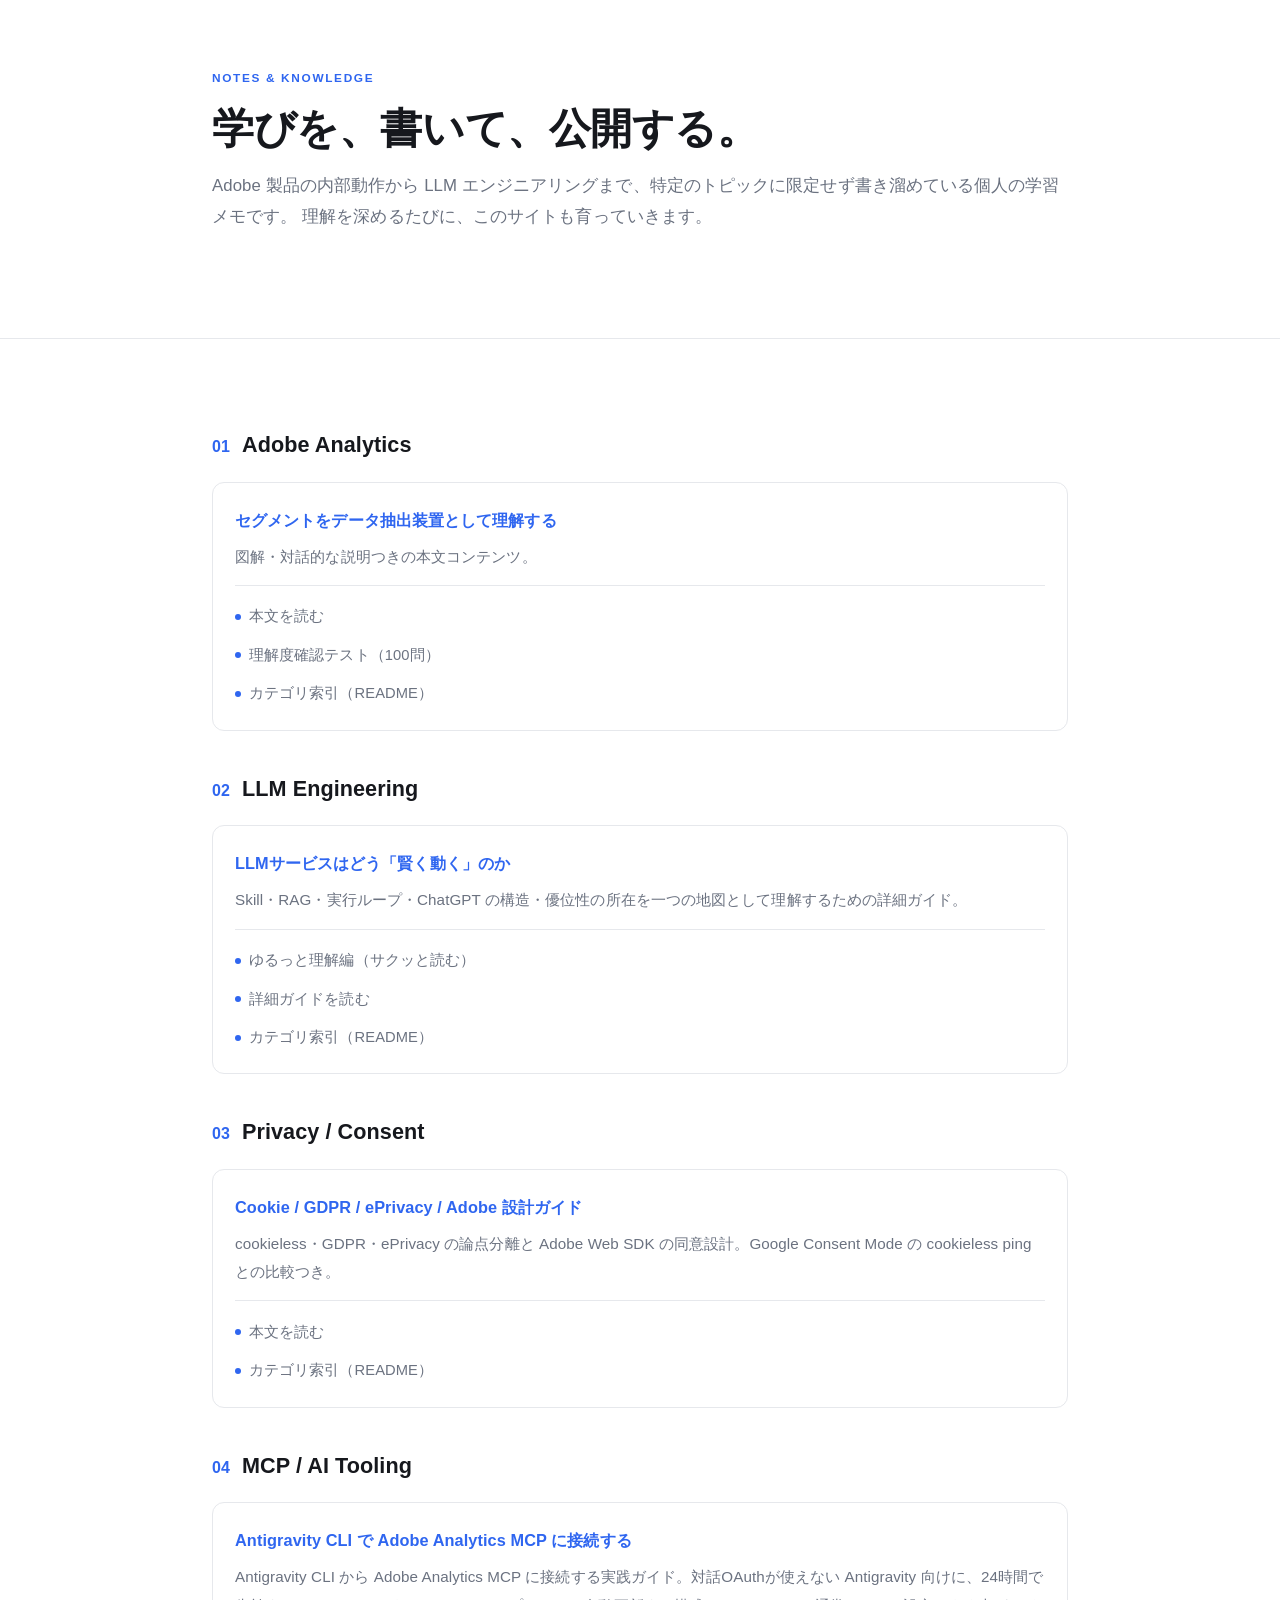
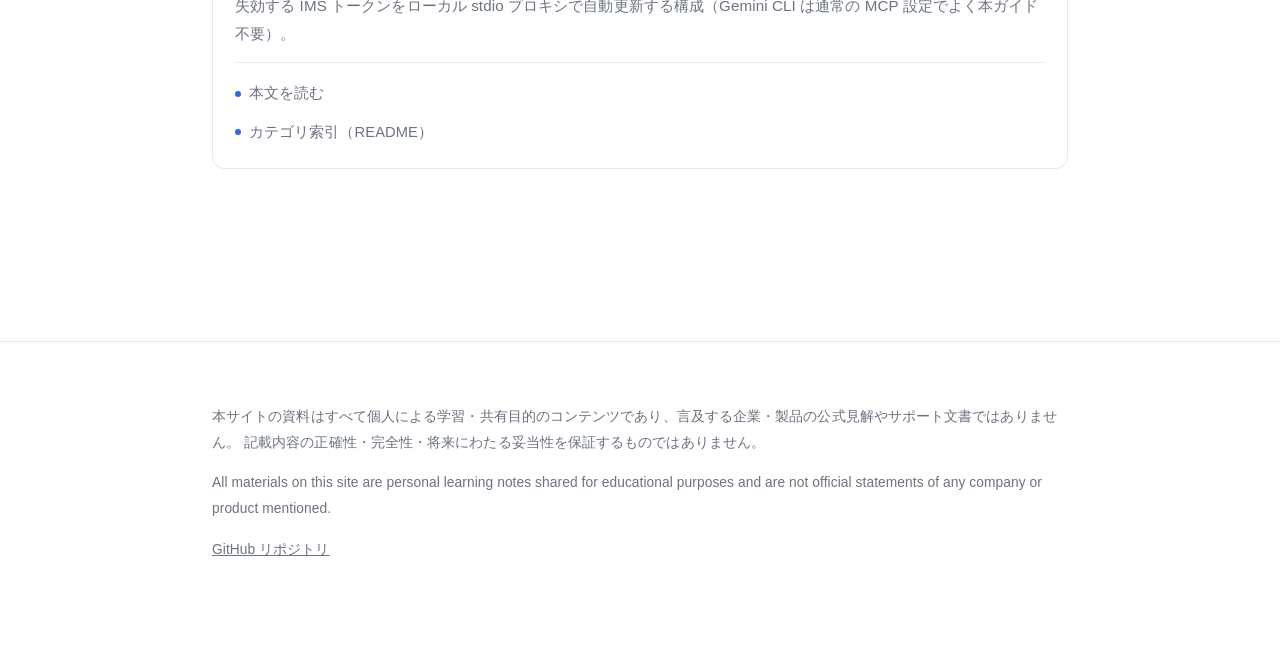
<file: index.html>
<!DOCTYPE html>
<html lang="ja">
<head>
<meta charset="UTF-8">
<meta name="viewport" content="width=device-width, initial-scale=1.0">
<meta name="description" content="Adobe製品やLLMエンジニアリングなど、特定分野に限定しない個人の学習ノート・ナレッジ公開サイト。">
<title>pages — 学習ノート・ナレッジ公開</title>
<link rel="stylesheet" href="assets/site.css">
<link rel="icon" type="image/png" href="assets/favicon.png">
<link rel="apple-touch-icon" href="assets/favicon.png">
</head>
<body>

<header class="hero">
  <div class="wrap">
    <span class="eyebrow">Notes &amp; Knowledge</span>
    <h1>学びを、書いて、公開する。</h1>
    <p class="lede">
      Adobe 製品の内部動作から LLM エンジニアリングまで、特定のトピックに限定せず書き溜めている個人の学習メモです。
      理解を深めるたびに、このサイトも育っていきます。
    </p>
  </div>
</header>

<main>
  <div class="wrap">

    <div class="section-heading">
      <span class="index">01</span>
      <h2>Adobe Analytics</h2>
    </div>
    <div class="categories">
      <article class="card">
        <h3><a href="adobe-analytics/AA_segment_mechanism.html">セグメントをデータ抽出装置として理解する</a></h3>
        <p class="desc">図解・対話的な説明つきの本文コンテンツ。</p>
        <ul>
          <li><a class="entry" href="adobe-analytics/AA_segment_mechanism.html">本文を読む</a></li>
          <li><a class="entry" href="adobe-analytics/AA_segment_quiz.html">理解度確認テスト（100問）</a></li>
          <li><a class="entry" href="adobe-analytics/">カテゴリ索引（README）</a></li>
        </ul>
      </article>
    </div>

    <div class="section-heading">
      <span class="index">02</span>
      <h2>LLM Engineering</h2>
    </div>
    <div class="categories">
      <article class="card">
        <h3><a href="llm-engineering/llm-skill-execution-loop-guide.html">LLMサービスはどう「賢く動く」のか</a></h3>
        <p class="desc">Skill・RAG・実行ループ・ChatGPT の構造・優位性の所在を一つの地図として理解するための詳細ガイド。</p>
        <ul>
          <li><a class="entry" href="llm-engineering/llm-skill-execution-loop-guide-quick.html">ゆるっと理解編（サクッと読む）</a></li>
          <li><a class="entry" href="llm-engineering/llm-skill-execution-loop-guide.html">詳細ガイドを読む</a></li>
          <li><a class="entry" href="llm-engineering/">カテゴリ索引（README）</a></li>
        </ul>
      </article>
    </div>

    <div class="section-heading">
      <span class="index">03</span>
      <h2>Privacy / Consent</h2>
    </div>
    <div class="categories">
      <article class="card">
        <h3><a href="privacy-consent/cookie-gdpr-eprivacy-adobe-consent.html">Cookie / GDPR / ePrivacy / Adobe 設計ガイド</a></h3>
        <p class="desc">cookieless・GDPR・ePrivacy の論点分離と Adobe Web SDK の同意設計。Google Consent Mode の cookieless ping との比較つき。</p>
        <ul>
          <li><a class="entry" href="privacy-consent/cookie-gdpr-eprivacy-adobe-consent.html">本文を読む</a></li>
          <li><a class="entry" href="privacy-consent/">カテゴリ索引（README）</a></li>
        </ul>
      </article>
    </div>

    <div class="section-heading">
      <span class="index">04</span>
      <h2>MCP / AI Tooling</h2>
    </div>
    <div class="categories">
      <article class="card">
        <h3><a href="mcp-integration/adobe-analytics-mcp-gemini-antigravity.html">Antigravity CLI で Adobe Analytics MCP に接続する</a></h3>
        <p class="desc">Antigravity CLI から Adobe Analytics MCP に接続する実践ガイド。対話OAuthが使えない Antigravity 向けに、24時間で失効する IMS トークンをローカル stdio プロキシで自動更新する構成（Gemini CLI は通常の MCP 設定でよく本ガイド不要）。</p>
        <ul>
          <li><a class="entry" href="mcp-integration/adobe-analytics-mcp-gemini-antigravity.html">本文を読む</a></li>
          <li><a class="entry" href="mcp-integration/">カテゴリ索引（README）</a></li>
        </ul>
      </article>
    </div>

  </div>
</main>

<footer>
  <div class="wrap">
    <p>
      本サイトの資料はすべて個人による学習・共有目的のコンテンツであり、言及する企業・製品の公式見解やサポート文書ではありません。
      記載内容の正確性・完全性・将来にわたる妥当性を保証するものではありません。
    </p>
    <p>
      All materials on this site are personal learning notes shared for educational purposes and are not official statements of any company or product mentioned.
    </p>
    <p><a href="https://github.com/n0r1h0/pages">GitHub リポジトリ</a></p>
  </div>
</footer>

</body>
</html>
</file>
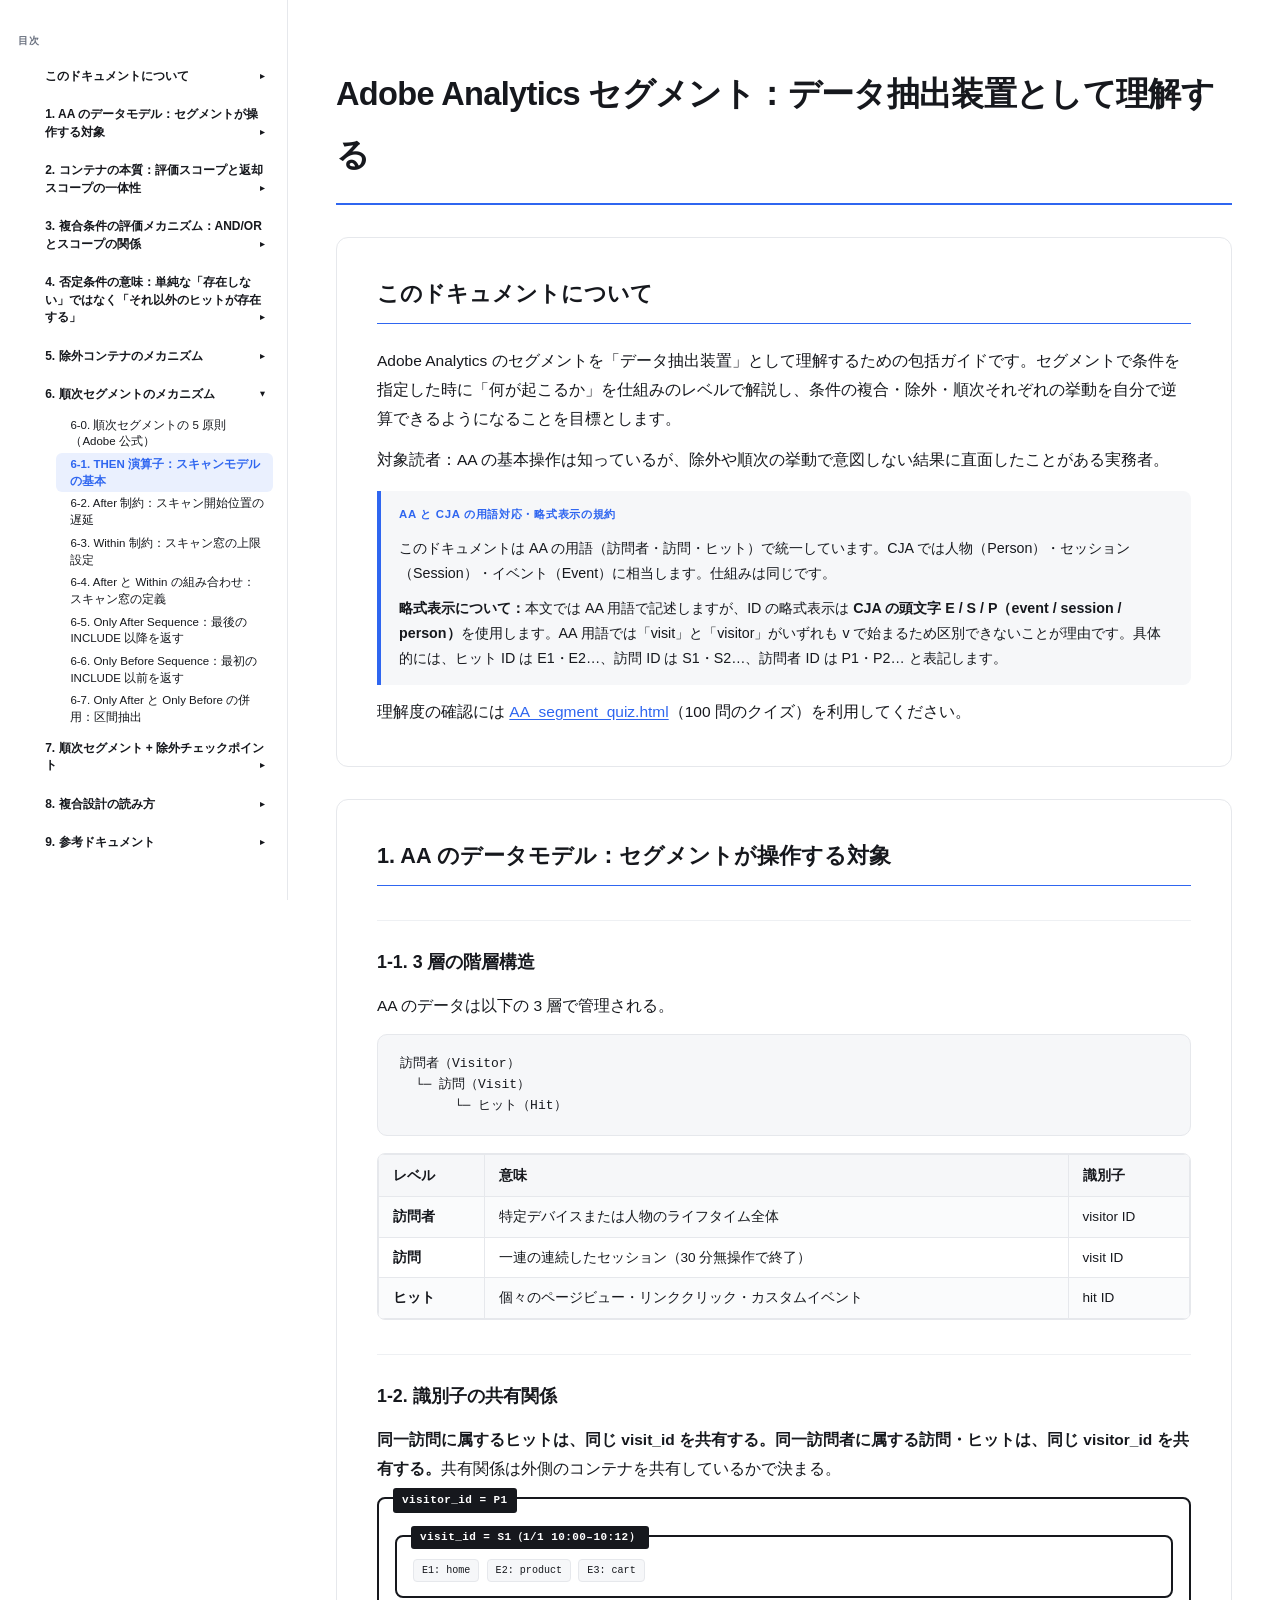
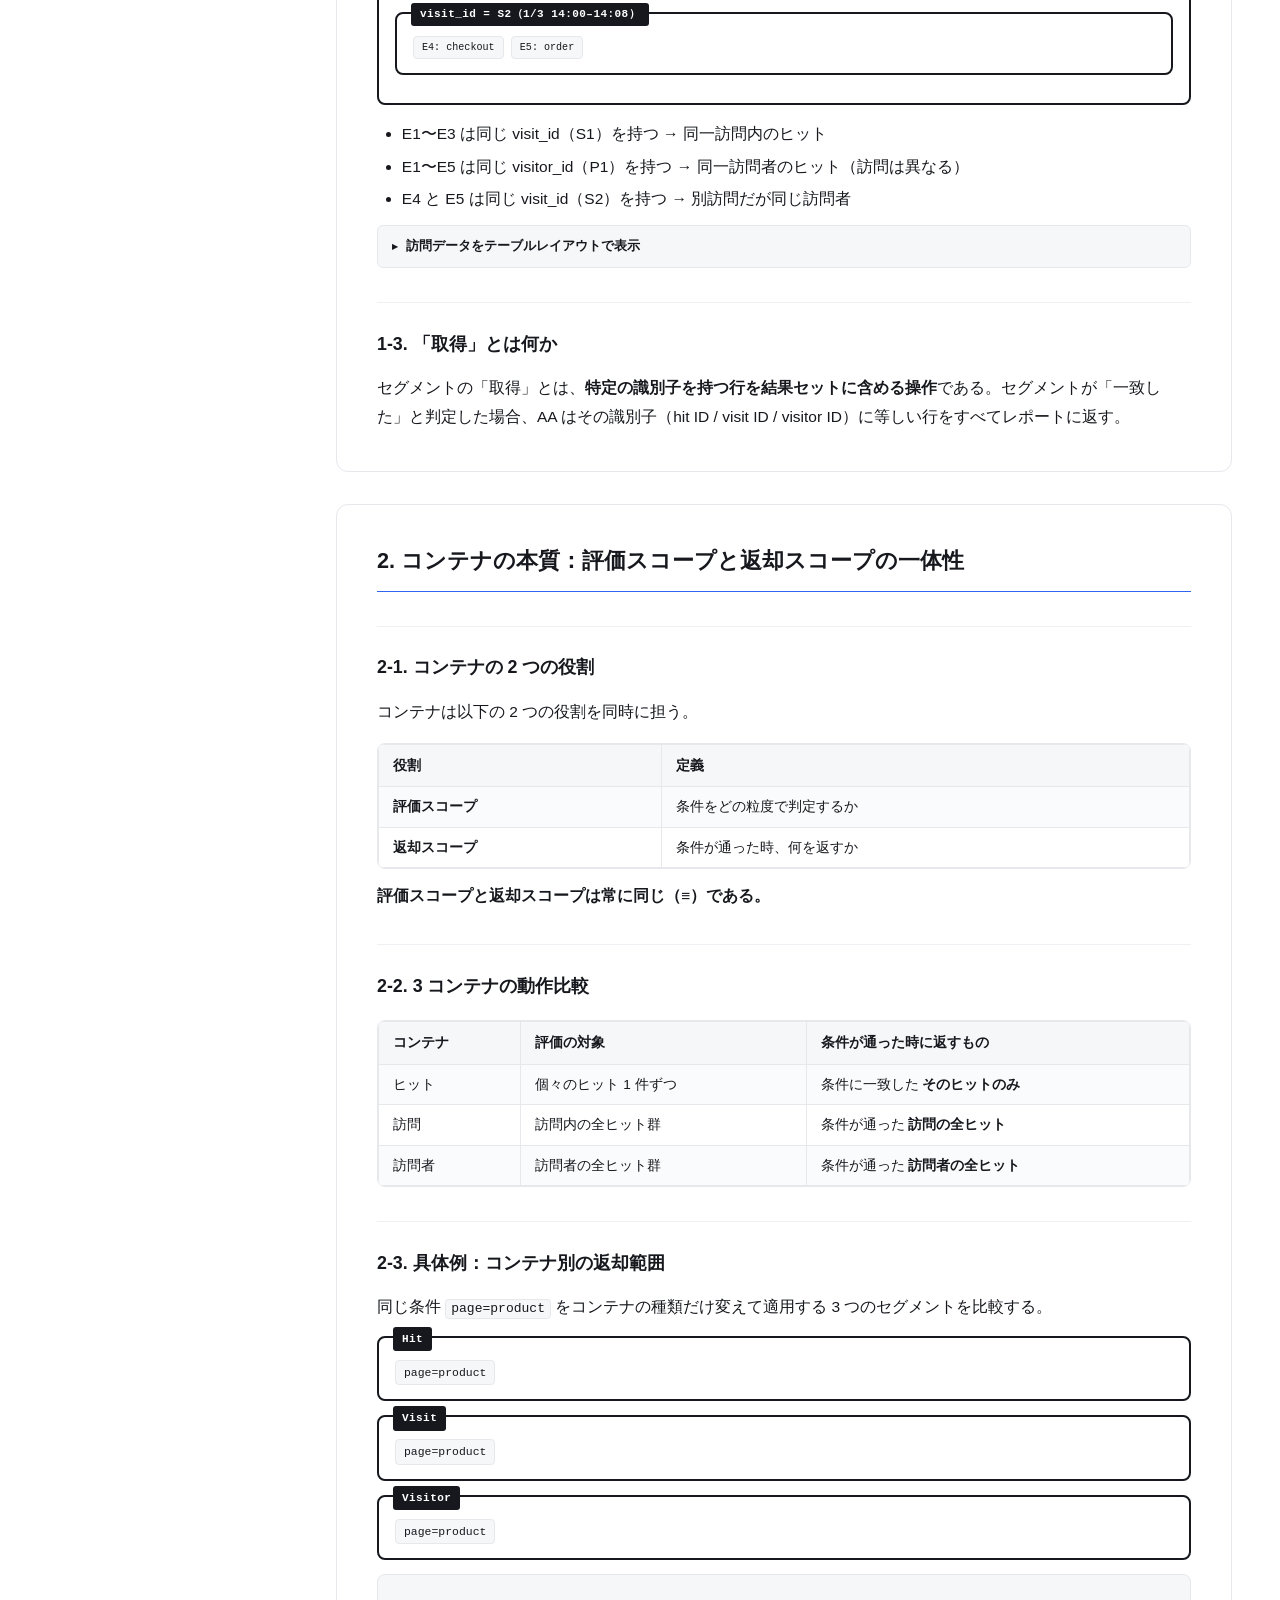
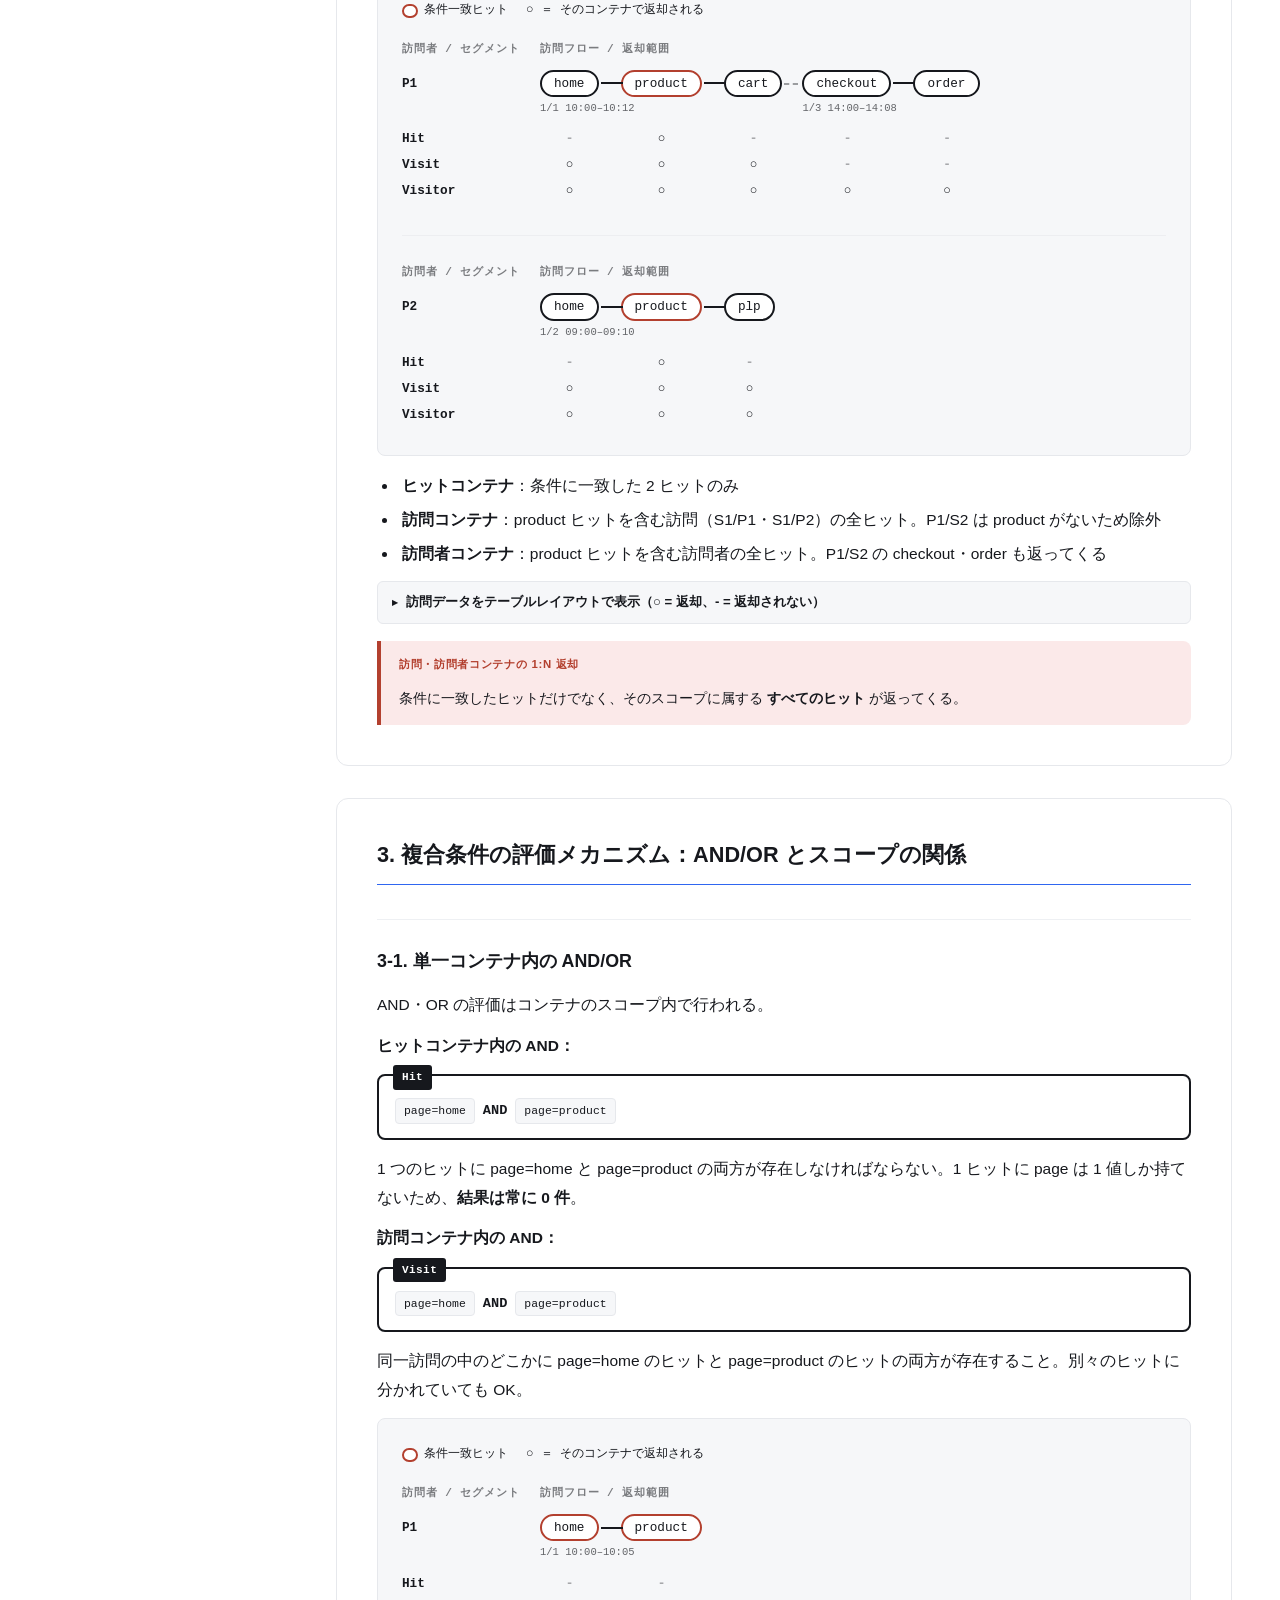
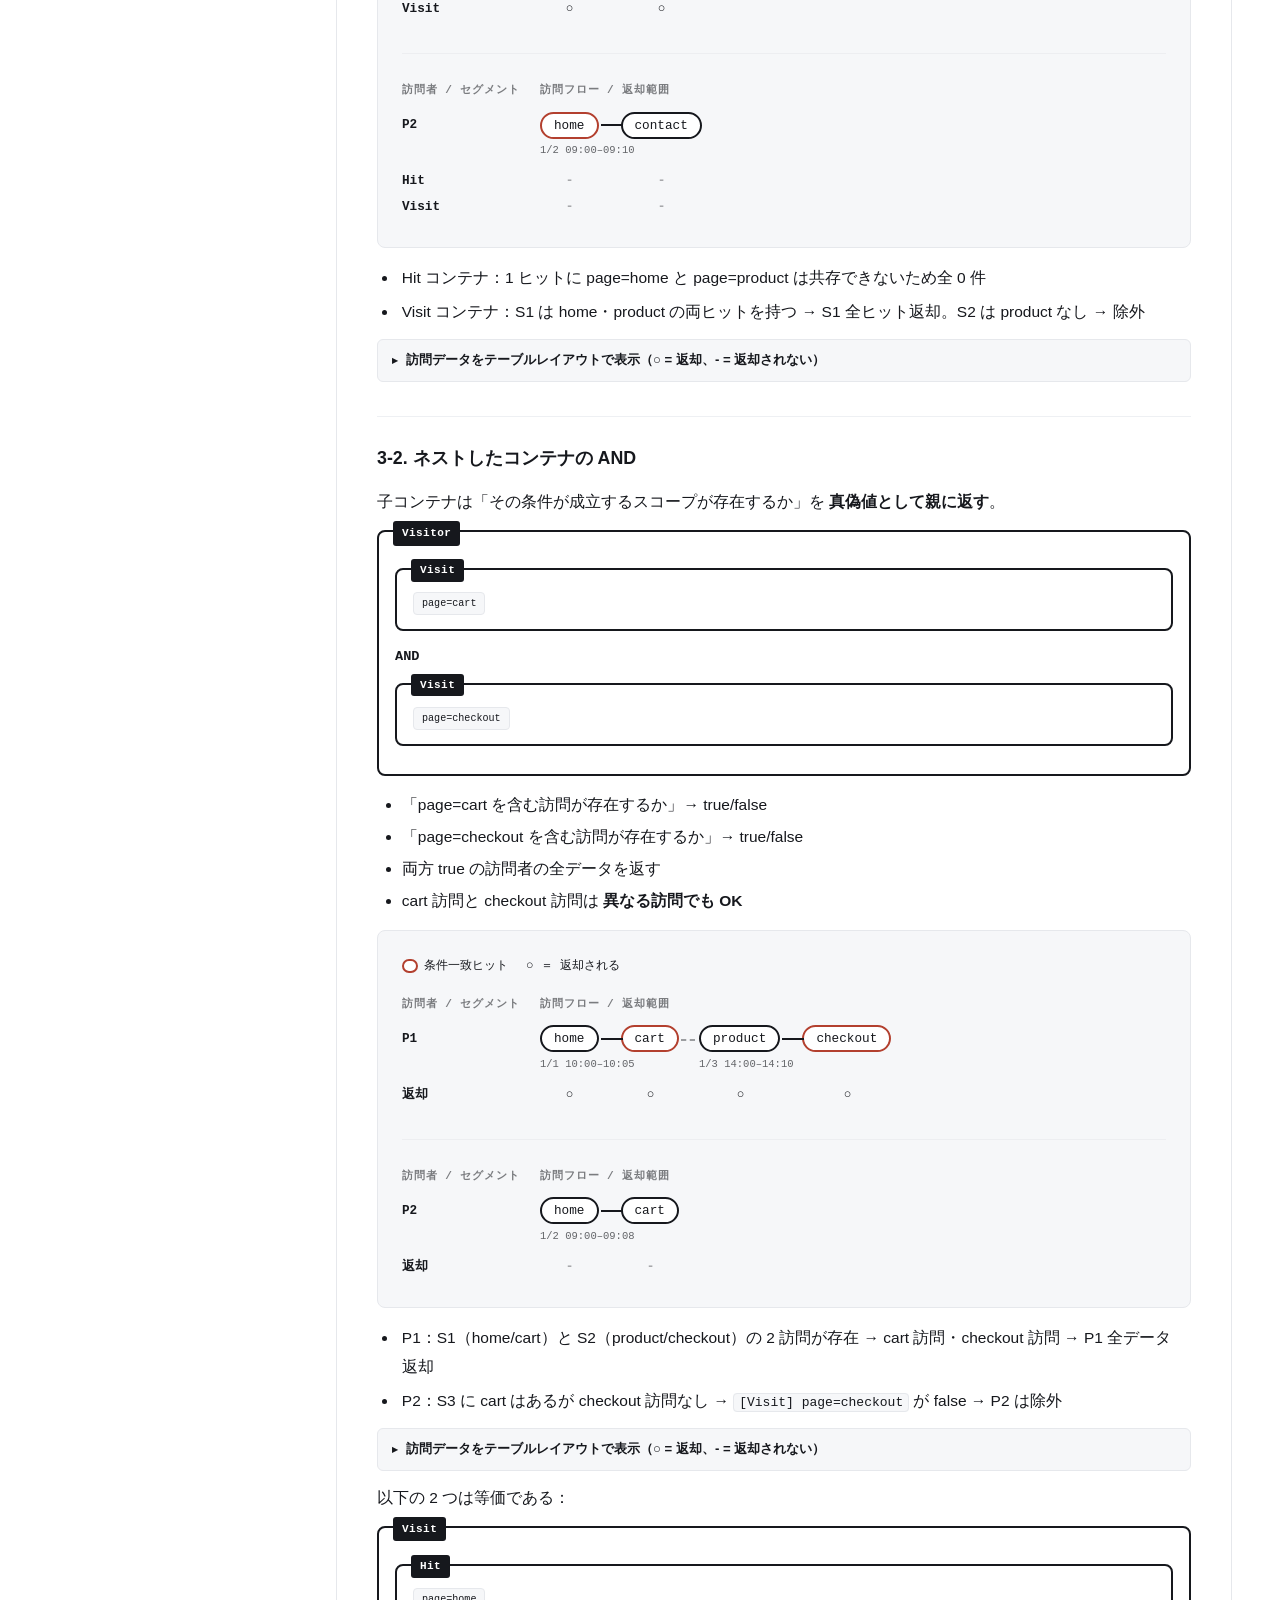
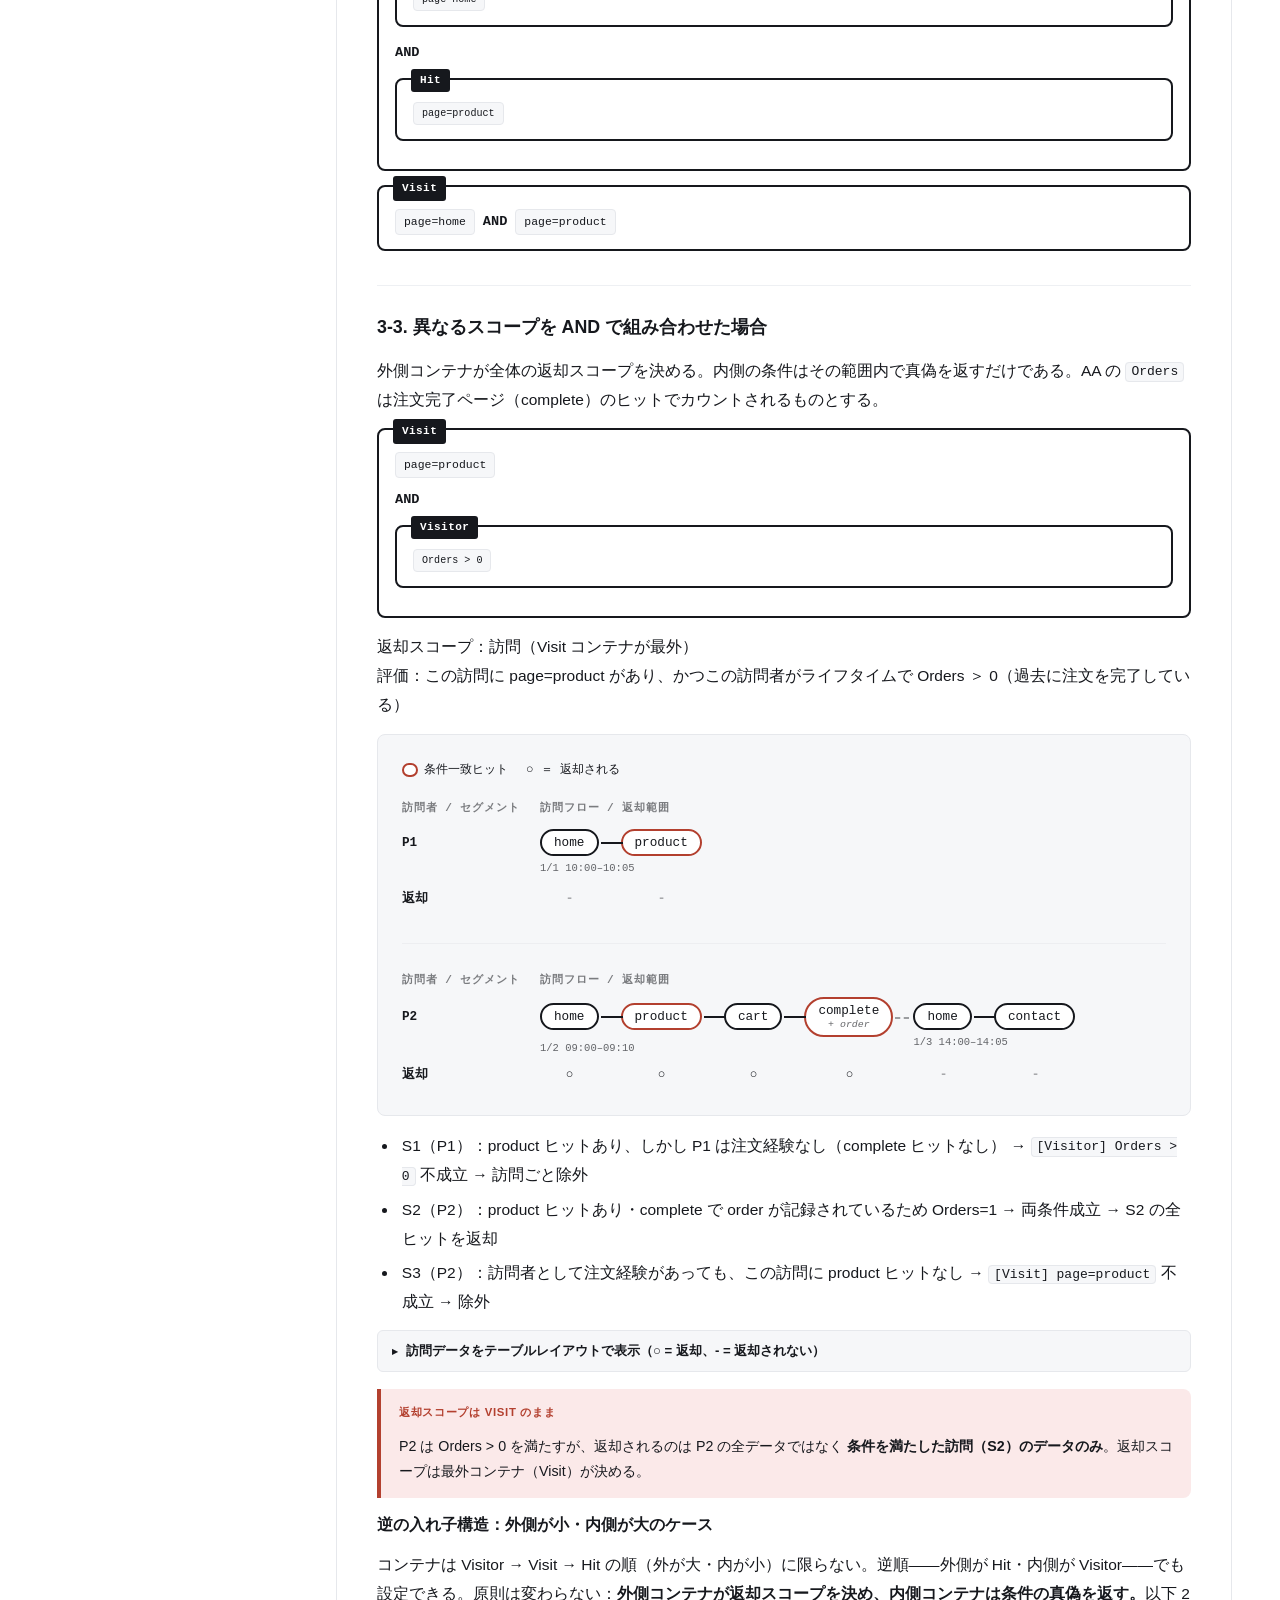
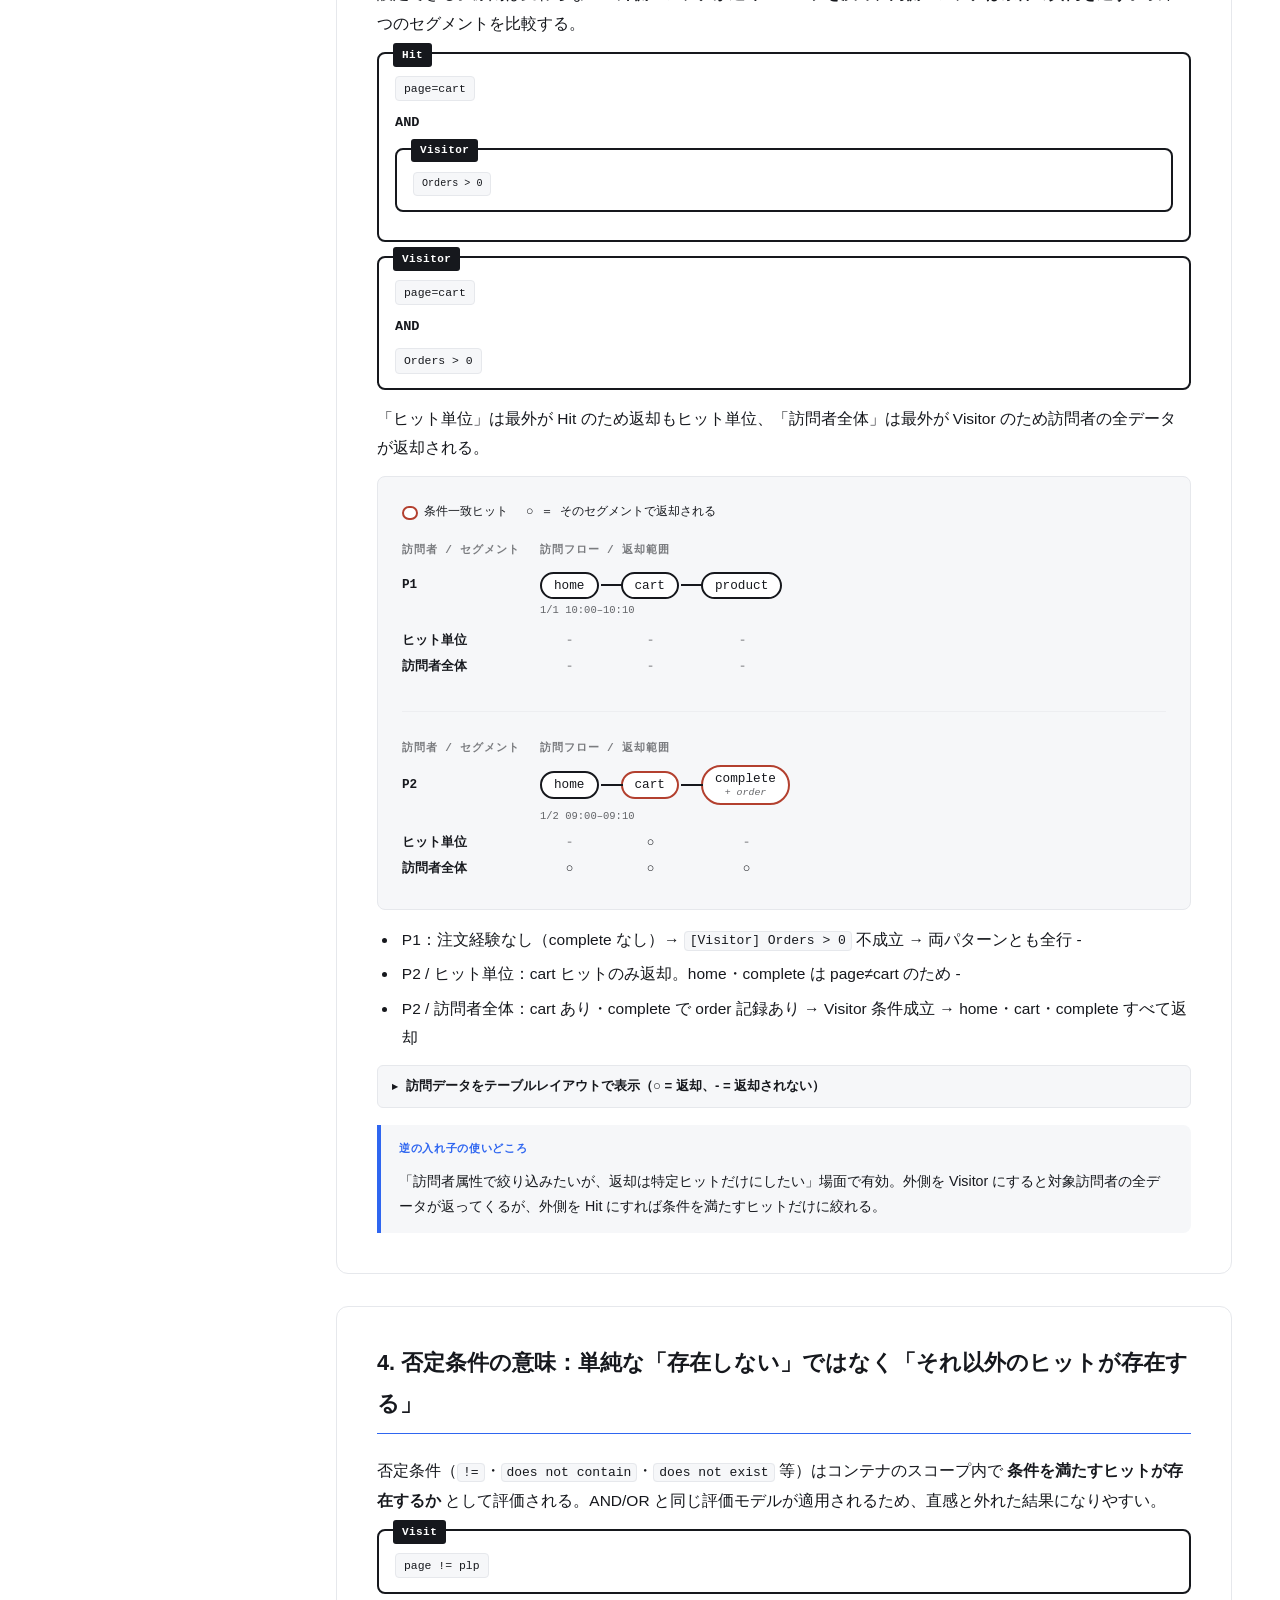
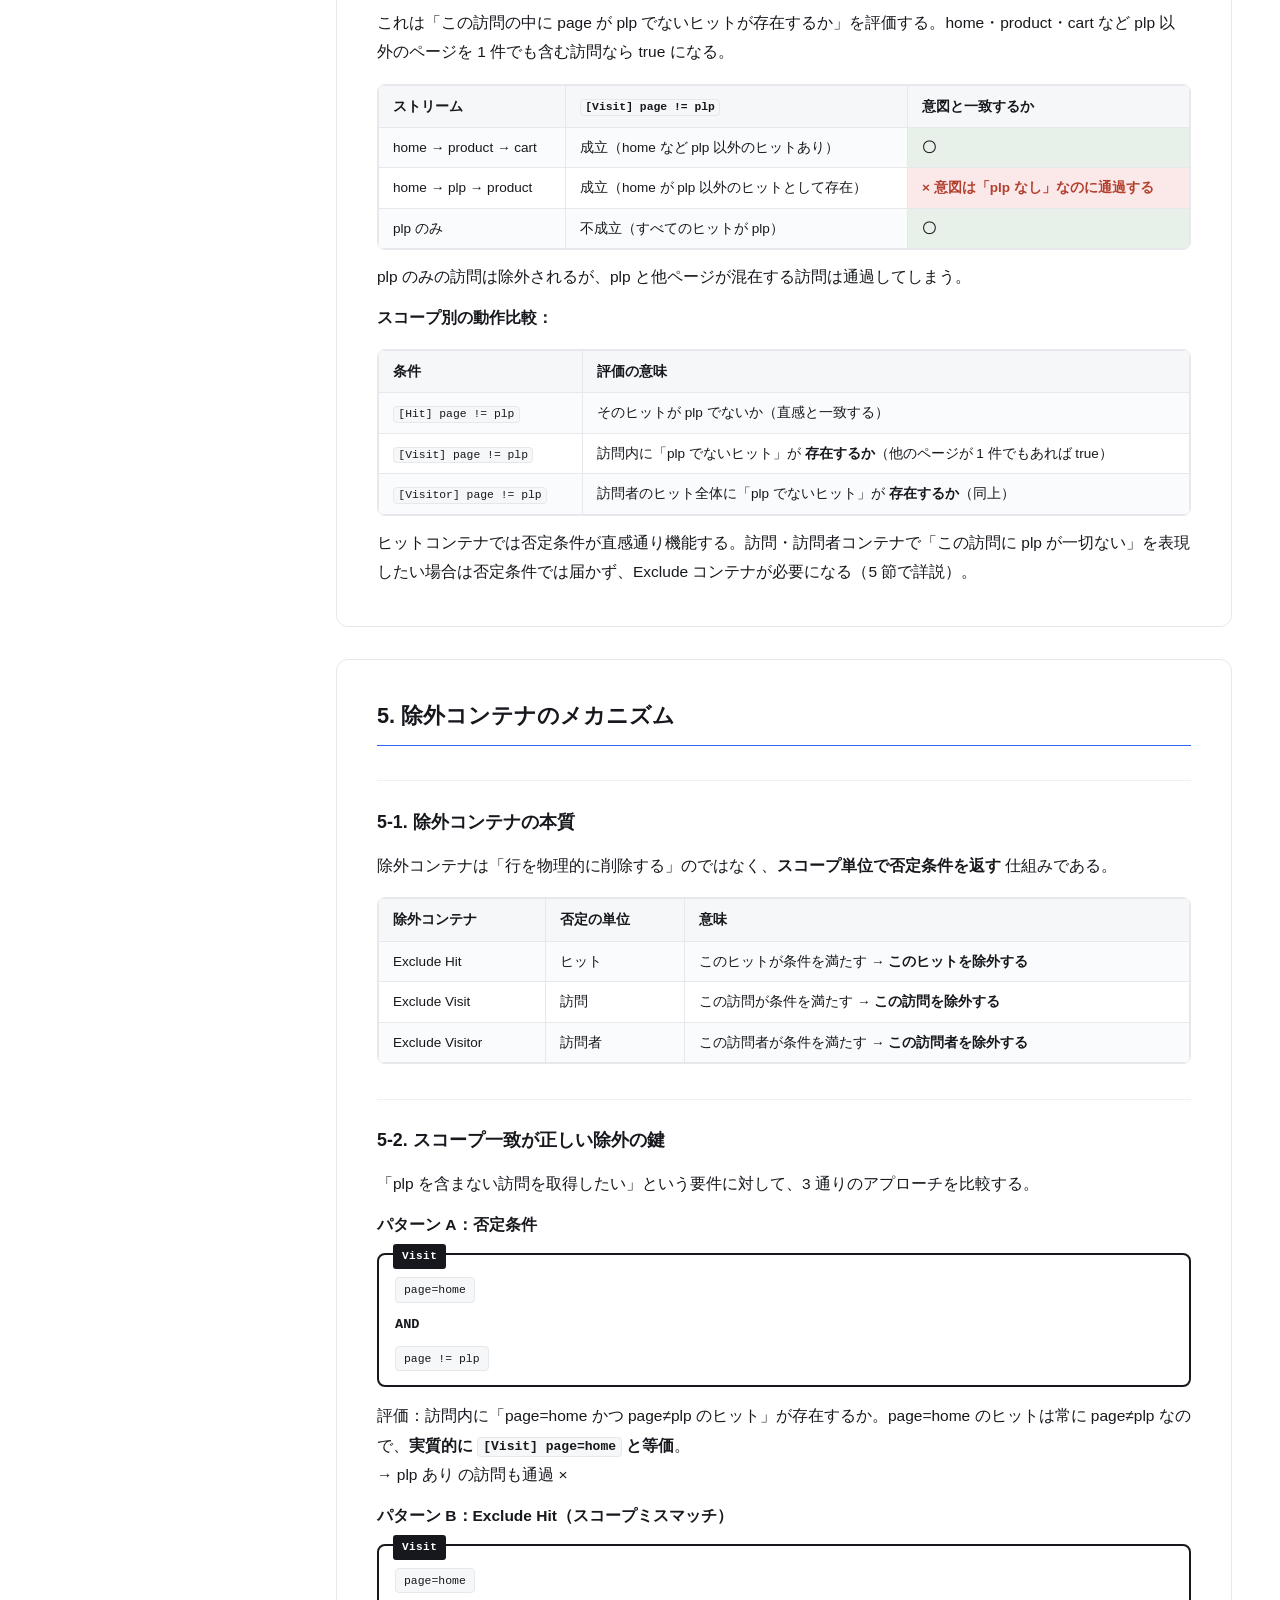
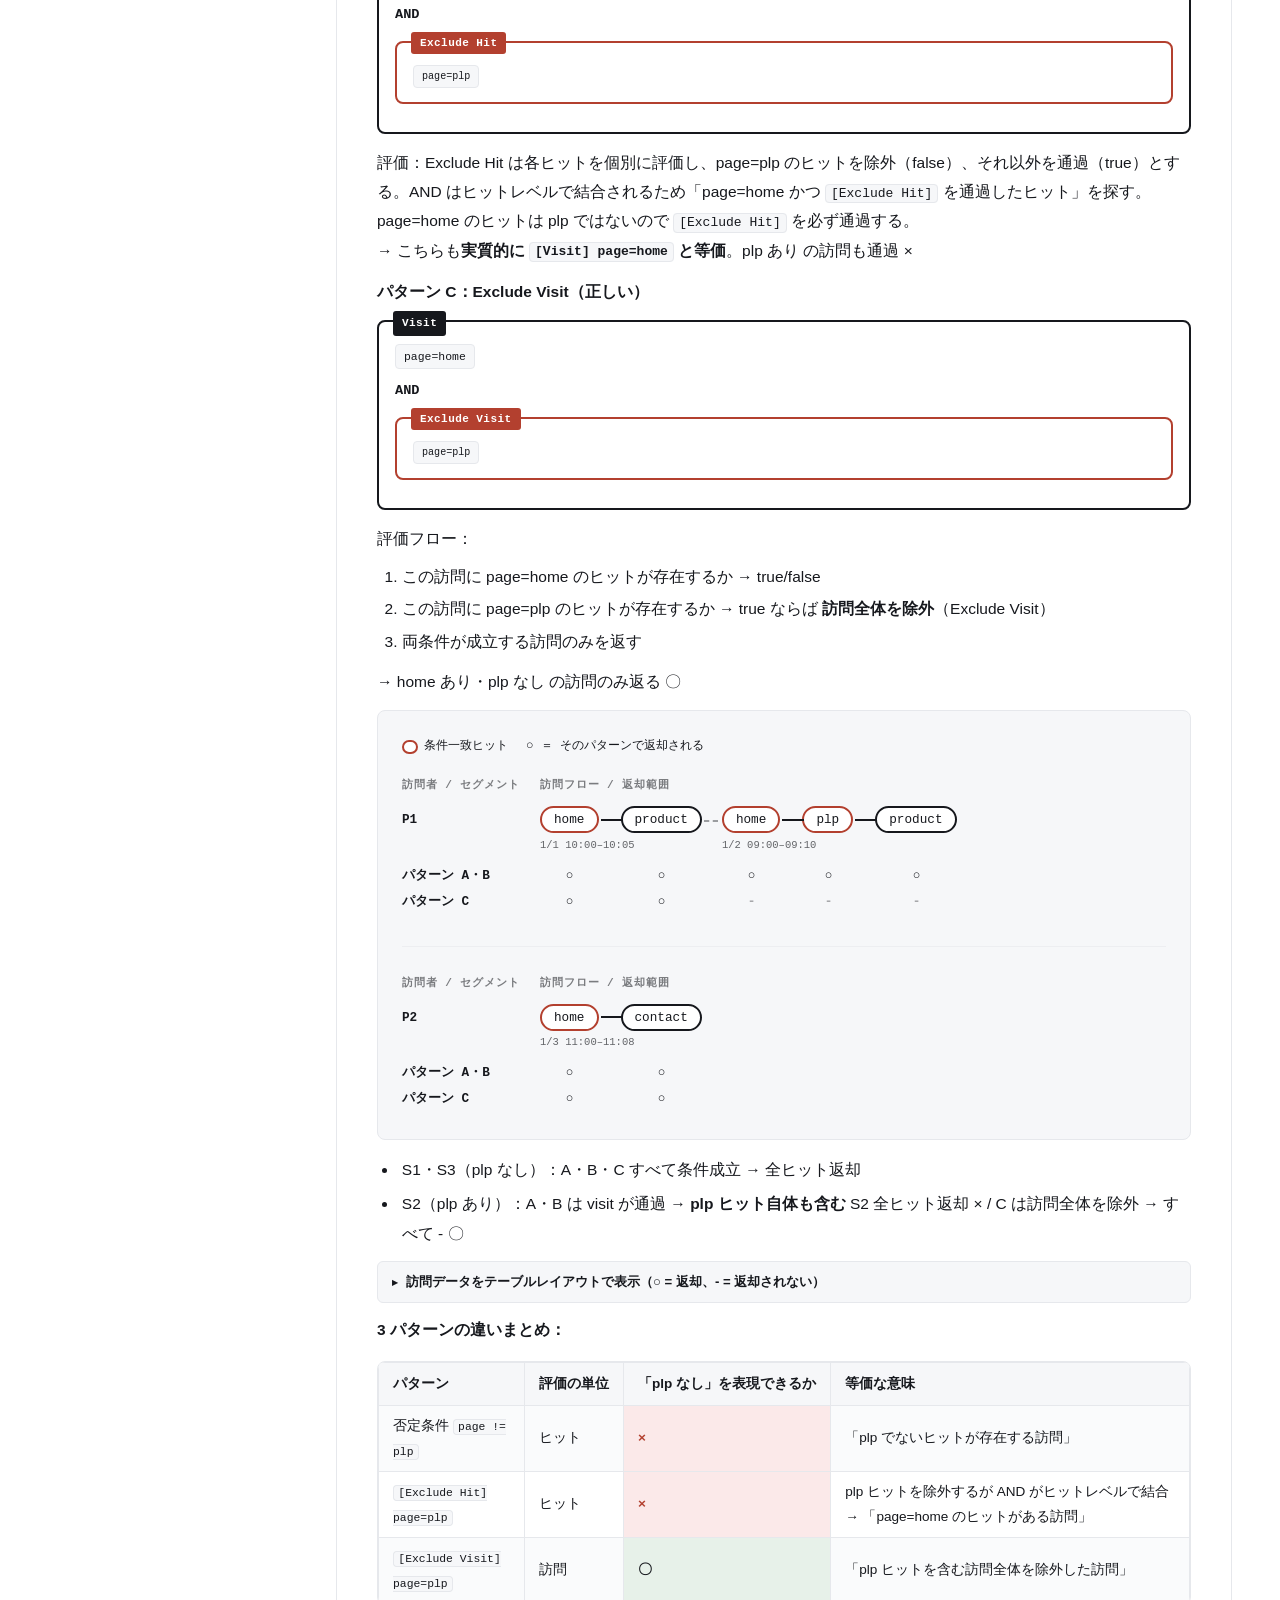
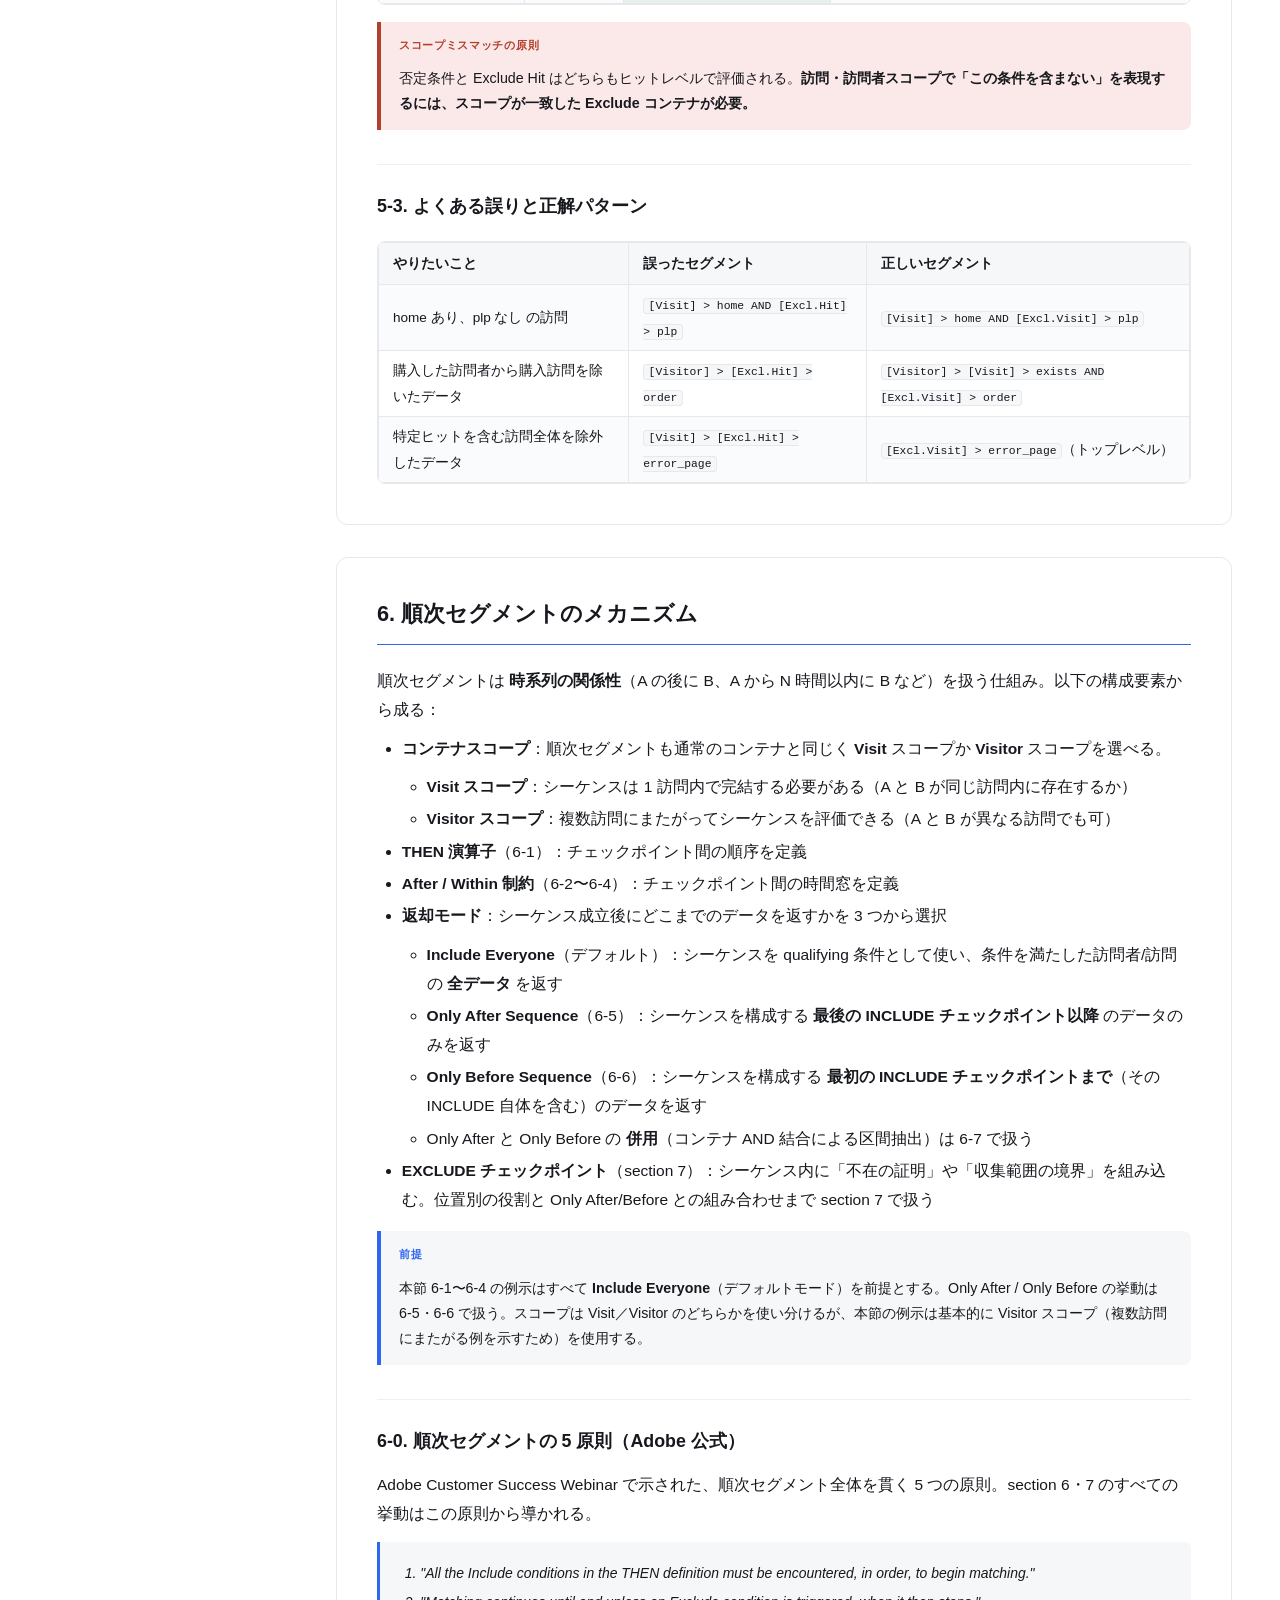
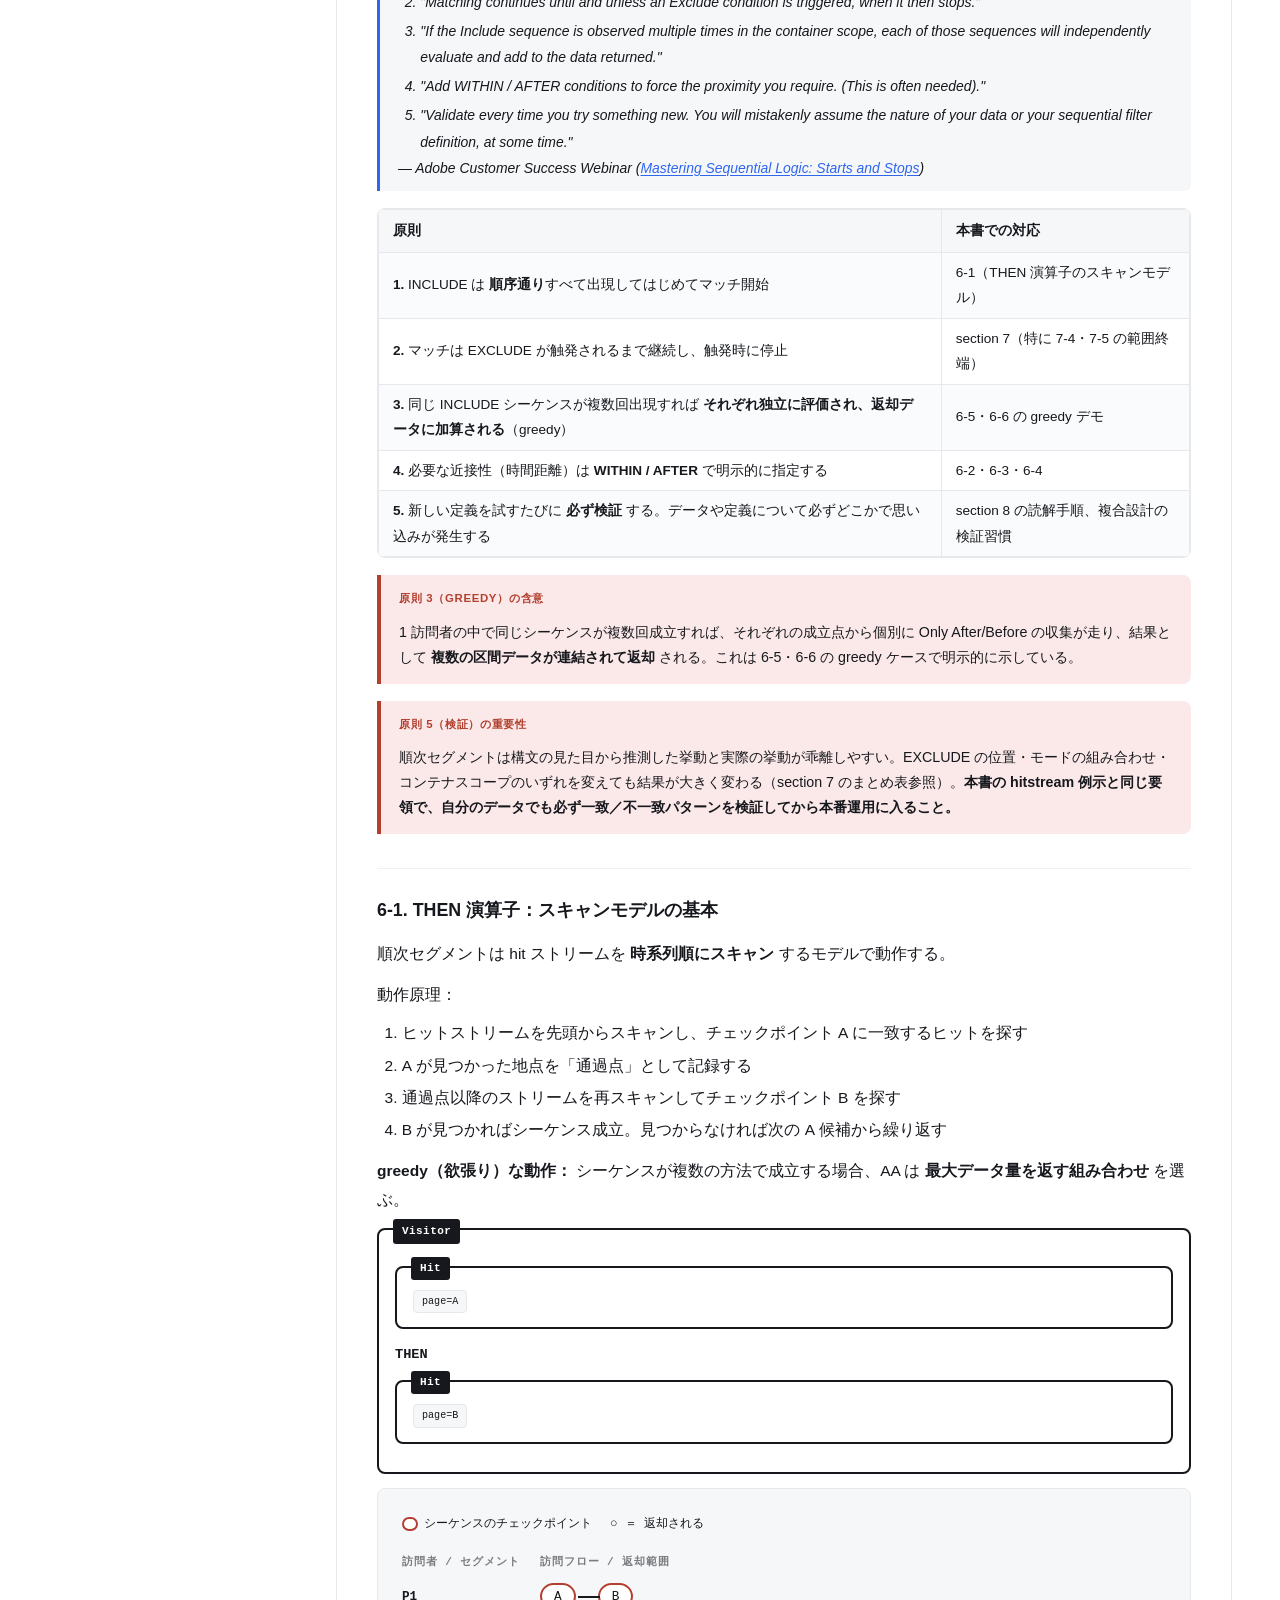
<file: adobe-analytics/AA_segment_mechanism.html>
<!DOCTYPE html>
<html lang="ja">
<head>
<meta charset="UTF-8">
<meta name="viewport" content="width=device-width, initial-scale=1.0">
<title>Adobe Analytics セグメント：データ抽出装置として理解する</title>
<style>
:root {
  /* Structural / text ink (softened from pure black) */
  --black: #16181d;
  --text: #16181d;
  --muted: #6b7280;
  /* Semantic red — exclude / NG in the hit-stream diagrams (softened) */
  --red: #b3402f;
  /* Semantic green — include / match / returned (softened) */
  --green: #3f7a52;
  --border: #e6e8ec;
  --border-light: #eef0f3;
  --code-bg: #f6f7f9;
  --code-block-bg: #f6f7f9;
  --code-block-text: #16181d;
  --page-bg: #ffffff;
  --surface: #f6f7f9;
  /* Accent — links, brand, primary emphasis */
  --accent: #2f66f0;
  --accent-hover: #1f4fd0;
  --sidebar-w: 288px;
  --content-w: 720px;
  /* Table / diagram highlights – background tints (text stays legible) */
  --hl-yes-bg: #e7f1e9;
  --hl-no-opacity: 0.35;
  --hl-ng-bg: #fbe9e9;
  --hl-ok-bg: #e7f1e9;
}

* { box-sizing: border-box; margin: 0; padding: 0; }

body {
  font-family: -apple-system, BlinkMacSystemFont, "Hiragino Sans", "Yu Gothic UI", "Segoe UI", sans-serif;
  font-size: 15.5px;
  line-height: 1.88;
  color: var(--text);
  background: var(--page-bg);
  display: flex;
}

/* ── Sidebar TOC ── */
#toc {
  width: var(--sidebar-w);
  min-height: 100vh;
  padding: 32px 14px 32px 18px;
  position: fixed;
  top: 0; left: 0;
  overflow-y: auto;
  font-size: 12px;
  background: var(--page-bg);
  border-right: 1px solid var(--border);
}
#toc-heading {
  font-weight: 700;
  font-size: 10px;
  text-transform: uppercase;
  letter-spacing: .1em;
  color: var(--muted);
  margin-bottom: 14px;
}
#toc ul { list-style: none; }
#toc li { margin: 0; }
#toc a {
  display: block;
  padding: 3px 8px;
  border-radius: 6px;
  color: var(--text);
  text-decoration: none;
  line-height: 1.45;
  transition: background .1s, color .1s;
}
#toc a:hover { color: var(--accent); background: var(--surface); }
#toc a.active { color: var(--accent); font-weight: 700; background: #eaf0fe; }
#toc .toc-h2 { font-weight: 700; color: var(--text); margin-top: 8px; }
#toc .toc-h3 { padding-left: 14px; font-size: 11.5px; }
#toc .toc-h4 { padding-left: 26px; font-size: 11px; color: var(--muted); }

/* Accordion */
.toc-group > a.toc-h2::after {
  content: '▸';
  float: right;
  font-size: .72em;
  margin-top: 2px;
  transition: transform .2s;
}
.toc-group.open > a.toc-h2::after { transform: rotate(90deg); }
.toc-sub {
  list-style: none;
  max-height: 0;
  overflow: hidden;
  transition: max-height .28s ease;
}
.toc-group.open > .toc-sub { max-height: 800px; }

/* ── Main wrapper ── */
main {
  margin-left: var(--sidebar-w);
  width: 100%;
  max-width: calc(var(--sidebar-w) + var(--content-w) + 96px);
  padding: 64px 48px 120px;
}

/* ── Section structure ── */
.doc-section {
  background: var(--page-bg);
  border: 1px solid var(--border);
  border-radius: 12px;
  padding: 36px 40px 40px;
  margin-top: 32px;
}
.doc-section > h2 { margin-top: 0; }
.subsection {
  margin-top: 2.2em;
  padding-top: 1.6em;
  border-top: 1px solid var(--border-light);
}
.subsection:first-child { margin-top: 1.2em; border-top: none; padding-top: 0; }
.subsection > h3 { margin-top: 0; border-bottom: none; padding-bottom: 0; }

/* ── Headings ── */
h1 {
  font-size: 2.1em;
  font-weight: 800;
  letter-spacing: -.02em;
  margin-bottom: .6em;
  padding-bottom: .5em;
  border-bottom: 2px solid var(--accent);
}
h2 {
  font-size: 1.4em;
  font-weight: 700;
  margin-bottom: 1em;
  padding-bottom: .4em;
  border-bottom: 1px solid var(--accent);
}
h3 {
  font-size: 1.15em;
  font-weight: 700;
  margin-bottom: .5em;
}
h4 {
  font-size: 1em;
  font-weight: 700;
  margin-top: 1.5em;
  margin-bottom: .4em;
  color: var(--text);
}

/* ── Text ── */
p { margin-top: .75em; }
a { color: var(--accent); text-decoration: underline; text-underline-offset: 2px; }
a:hover { color: var(--accent-hover); }

code {
  font-family: ui-monospace, SFMono-Regular, "SF Mono", Menlo, Consolas, monospace;
  font-size: .84em;
  background: var(--code-bg);
  border: 1px solid var(--border);
  border-radius: 4px;
  padding: .1em .38em;
  color: var(--text);
}
pre {
  background: var(--code-block-bg);
  color: var(--code-block-text);
  border: 1px solid var(--border);
  border-radius: 10px;
  padding: 18px 22px;
  overflow-x: auto;
  margin-top: 1em;
  font-size: .84em;
  line-height: 1.65;
}
pre code { background: none; border: none; padding: 0; font-size: inherit; color: inherit; }

/* ── Container box (segment structure visualization) ── */
.cbox {
  border: 2px solid var(--black);
  border-radius: 8px;
  padding: 22px 16px 14px;
  margin: 14px 0;
  position: relative;
  background: #fff;
}
.cbox.exclude { border-color: var(--red); }
.cbox.modifier { border-style: dashed; border-width: 1.5px; }
.cbox-label {
  position: absolute;
  top: -11px;
  left: 14px;
  background: var(--black);
  color: #fff;
  font-size: 11px;
  font-weight: 700;
  padding: 2px 9px;
  border-radius: 3px;
  letter-spacing: .04em;
  font-family: ui-monospace, SFMono-Regular, "SF Mono", Menlo, Consolas, monospace;
  white-space: nowrap;
}
.cbox.exclude > .cbox-label { background: var(--red); }
.cbox-body {
  font-family: ui-monospace, SFMono-Regular, "SF Mono", Menlo, Consolas, monospace;
  font-size: .88em;
  line-height: 1.7;
}
.cbox-body > code,
.cbox-row > code {
  background: var(--code-bg);
  border: 1px solid var(--border);
  border-radius: 4px;
  padding: 2px 8px;
  display: inline-block;
}
.cbox-row { display: flex; align-items: center; gap: 8px; flex-wrap: wrap; }
.cbox-conn {
  font-weight: 700;
  margin: 10px 0;
}
.cbox-conn .cbox-mod {
  font-family: ui-monospace, SFMono-Regular, "SF Mono", Menlo, Consolas, monospace;
  font-weight: 600;
  background: var(--code-bg);
  border: 1px solid var(--border);
  padding: 1px 6px;
  border-radius: 3px;
  margin-left: 6px;
}
.cbox-comment {
  font-style: italic;
  font-size: .82em;
  margin-left: 8px;
}

/* ── Time axis (After/Within window visualization) ── */
.time-axis {
  display: flex;
  align-items: center;
  background: var(--code-bg);
  border: 1px solid var(--border);
  border-radius: 8px;
  padding: 36px 24px 24px;
  margin: 14px 0;
  font-family: ui-monospace, SFMono-Regular, "SF Mono", Menlo, Consolas, monospace;
  font-size: .82em;
  position: relative;
}
.ta-pt {
  background: var(--black);
  color: #fff;
  font-weight: 700;
  padding: 4px 12px;
  border-radius: 999px;
  flex: 0 0 auto;
}
.ta-line {
  flex: 1;
  height: 2px;
  background: var(--black);
  position: relative;
}
.ta-line.dim { opacity: .3; }
.ta-window {
  flex: 2;
  height: 30px;
  border: 2px solid var(--black);
  border-radius: 4px;
  background: var(--hl-yes-bg);
  display: flex;
  align-items: center;
  justify-content: center;
  font-weight: 700;
  font-size: .95em;
  color: var(--black);
  position: relative;
}
.ta-tick {
  width: 2px;
  height: 16px;
  background: var(--black);
  position: relative;
  margin: 0 6px;
  flex: 0 0 2px;
}
.ta-tick::before {
  content: attr(data-label);
  position: absolute;
  bottom: calc(100% + 8px);
  left: 50%;
  transform: translateX(-50%);
  white-space: nowrap;
  font-weight: 600;
  font-size: 1em;
}
.ta-tick::after {
  content: '▼';
  position: absolute;
  bottom: 100%;
  left: 50%;
  transform: translateX(-50%);
  font-size: .65em;
  margin-bottom: -2px;
  font-weight: 700;
}
.ta-arrow {
  font-size: 1.6em;
  margin-left: 4px;
  font-weight: 700;
  flex: 0 0 auto;
}

/* ── Hit stream (timeline) visualization ── */
.hitstream {
  background: var(--code-bg);
  border: 1px solid var(--border);
  border-radius: 8px;
  padding: 24px 24px 28px;
  margin: 14px 0;
  overflow-x: auto;
  font-family: ui-monospace, SFMono-Regular, "SF Mono", Menlo, Consolas, monospace;
}
.hs-row {
  display: flex;
  align-items: center;
  gap: 20px;
  font-size: .82em;
  white-space: nowrap;
  min-height: 36px;
}
.hs-row + .hs-row { margin-top: 30px; }
.hs-label {
  font-weight: 700;
  min-width: 36px;
  white-space: nowrap;
}
.hs-attr {
  font-size: .9em;
  background: #fff;
  border: 1px solid var(--border);
  padding: 2px 8px;
  border-radius: 4px;
  white-space: nowrap;
  font-weight: 400;
}
.hs-visit {
  display: flex;
  align-items: center;
  gap: 22px;
  position: relative;
}
.hs-hit {
  background: #fff;
  border: 2px solid var(--black);
  border-radius: 999px;
  padding: 4px 12px;
  position: relative;
  z-index: 1;
  display: inline-flex;
  flex-direction: column;
  align-items: center;
  justify-content: center;
  line-height: 1.2;
}
.hs-hit-event {
  font-size: .78em;
  opacity: .65;
  font-style: italic;
  margin-top: 1px;
}
.hs-visit .hs-hit + .hs-hit::before {
  content: '';
  position: absolute;
  left: -22px;
  top: 50%;
  width: 22px;
  height: 2px;
  background: var(--black);
  margin-top: -1px;
  z-index: 0;
}
.hs-row .hs-visit + .hs-visit::before {
  content: '';
  position: absolute;
  left: -18px;
  top: 50%;
  width: 14px;
  border-top: 2px dashed var(--black);
  opacity: .4;
}
.hs-hit.returned { background: var(--hl-yes-bg); }
.hs-hit.excluded { opacity: .3; }
.hs-hit.match { border-color: var(--red); }
.hs-visit[data-time]::after {
  content: attr(data-time);
  position: absolute;
  bottom: -22px;
  left: 0;
  font-size: 10.5px;
  font-weight: 400;
  opacity: .65;
}
.hs-caption {
  font-size: .8em;
  font-weight: 700;
  margin-bottom: 4px;
  margin-top: 12px;
}
.hs-caption:first-child { margin-top: 0; }

/* Interactive masking on bullet hover */
.hitstream.masked .hs-hit { opacity: .15; transition: opacity .15s; }
.hitstream.masked .hs-hit.hl-active { opacity: 1; }
.hitstream .hs-hit { transition: opacity .15s, background .15s; }

/* Extraction rows (graph → time → segment extraction) */
.hitstream.has-extract .hs-row { margin-bottom: 26px; } /* room for visit-time ::after */
.hitstream.has-extract .hs-label { min-width: 56px; } /* unify label width across graph & extract rows */

/* Column headers (auto-injected by JS) — repeated above each visitor block */
.hs-header {
  display: flex;
  gap: 20px;
  font-size: .72em;
  font-weight: 700;
  letter-spacing: .08em;
  text-transform: uppercase;
  color: var(--black);
  opacity: .55;
  margin-bottom: 6px;
}
.hs-header-label { flex: 0 0 auto; min-width: 56px; }
.hs-header-flow { flex: 1 1 auto; min-width: 0; }

/* Divider between consecutive visitor blocks */
.hitstream.has-extract .hs-extract-row + .hs-header {
  margin-top: 32px;
  padding-top: 26px;
  border-top: 1px solid var(--border);
}
.hitstream.has-extract .hs-header + .hs-row { margin-top: 0; }
.hs-extract-row {
  display: flex;
  align-items: center;
  gap: 20px;
  font-family: ui-monospace, SFMono-Regular, "SF Mono", Menlo, Consolas, monospace;
  font-size: .82em;
  margin-top: 4px;
}
.hs-extract-row + .hs-extract-row { margin-top: 2px; }
.hs-extract-row .hs-label { font-weight: 700; white-space: nowrap; }
.hs-header-label { white-space: nowrap; }
.hs-extract-visits {
  display: flex;
  align-items: center;
  gap: 20px;
}
.hs-extract-visit {
  display: flex;
  align-items: center;
  gap: 22px;
}
.hs-extract-cell {
  text-align: center;
  font-weight: 700;
  color: var(--black);
  opacity: .35;
  transition: opacity .15s;
}
.hs-extract-cell.on { opacity: 1; }

/* Bullet hover: focus on a specific extract row, dim others; also highlight matching hits in graph */
.hitstream.focus .hs-extract-row { opacity: .3; transition: opacity .15s; }
.hitstream.focus .hs-extract-row.hs-row-active { opacity: 1; }
.hitstream.focus .hs-row .hs-hit[data-modes]:not(.hs-hit-active) { opacity: .25; }
.hitstream.focus .hs-row .hs-hit.hs-hit-active { background: var(--hl-yes-bg); }

/* Tabs */
.hs-tabs {
  display: flex;
  gap: 6px;
  margin: 14px 0 0 0;
  flex-wrap: wrap;
}
.hs-tab {
  padding: 6px 14px;
  border: 1.5px solid var(--border);
  background: #fff;
  border-radius: 6px;
  cursor: pointer;
  font-size: .88em;
  font-weight: 600;
  font-family: inherit;
  color: var(--black);
  transition: background .15s, color .15s, border-color .15s;
}
.hs-tab.active {
  background: var(--accent);
  color: #fff;
  border-color: var(--accent);
}
.hs-tab:hover:not(.active) { background: var(--surface); }

/* Legend inside hitstream */
.hs-legend {
  display: flex;
  align-items: center;
  gap: 18px;
  font-size: .8em;
  margin-bottom: 16px;
  flex-wrap: wrap;
}
.hs-legend > span { display: inline-flex; align-items: center; gap: 6px; }
.hs-swatch {
  display: inline-block;
  width: 16px; height: 14px;
  border: 2px solid var(--black);
  border-radius: 999px;
  background: #fff;
}
.hs-swatch.sw-returned { background: var(--hl-yes-bg); }
.hs-swatch.sw-excluded { background: #fff; opacity: .35; }
.hs-swatch.sw-match { border-color: var(--red); }
[data-target], [data-mode-target] {
  cursor: help;
  border-radius: 4px;
  padding: 1px 4px;
  margin-left: -4px;
  transition: background .15s;
}
[data-target]:hover, [data-mode-target]:hover { background: rgba(0,0,0,.06); }

/* Segment-definition tooltip */
.hs-extract-row .hs-label { cursor: help; position: relative; }
.hs-extract-row .hs-label:hover { background: rgba(0,0,0,.06); border-radius: 4px; }
.tooltip-popup {
  position: absolute;
  z-index: 100;
  background: #fff;
  border: 1px solid var(--border);
  border-radius: 8px;
  padding: 16px 22px 18px;
  font-family: -apple-system, BlinkMacSystemFont, "Hiragino Sans", "Yu Gothic UI", "Segoe UI", sans-serif;
  font-size: 14px;
  line-height: 1.6;
  width: max-content;
  min-width: 320px;
  max-width: 720px;
  pointer-events: none;
  display: none;
}
.tooltip-popup .cbox { min-width: 280px; }
.tooltip-popup .tooltip-title {
  font-size: 11px;
  font-weight: 700;
  letter-spacing: .08em;
  text-transform: uppercase;
  color: var(--black);
  opacity: .55;
  margin-bottom: 8px;
}
.tooltip-popup .cbox { margin-top: 14px; }
.tooltip-popup .cbox:first-of-type { margin-top: 0; }

/* ── Original table accordion ── */
details.orig-table { margin-top: 12px; }
details.orig-table > summary {
  cursor: pointer;
  font-size: .85em;
  font-weight: 600;
  padding: 8px 14px;
  background: var(--code-bg);
  border: 1px solid var(--border);
  border-radius: 6px;
  user-select: none;
  list-style: none;
}
details.orig-table > summary::-webkit-details-marker { display: none; }
details.orig-table > summary::before {
  content: '▸';
  display: inline-block;
  margin-right: 8px;
  transition: transform .2s;
  font-size: .85em;
}
details.orig-table[open] > summary::before { transform: rotate(90deg); }
details.orig-table > .table-wrap { margin-top: 8px; }

/* ── Lists ── */
ul, ol { padding-left: 1.6em; margin-top: .6em; }
li { margin-top: .3em; }
li + li { margin-top: .2em; }

/* ── Tables ── */
.table-wrap {
  overflow-x: auto;
  margin-top: 1.1em;
  border-radius: 8px;
  border: 1px solid var(--border);
}
table { border-collapse: collapse; width: 100%; font-size: .875em; }
th {
  background: var(--surface);
  border: 1px solid var(--border);
  padding: 8px 14px;
  text-align: left;
  font-weight: 700;
  white-space: nowrap;
}
td {
  border: 1px solid var(--border);
  padding: 7px 14px;
  vertical-align: middle;
}
tr:nth-child(even) td { background: #fafbfc; }

/* Table cell highlights */
td.cell-yes {
  background: var(--hl-yes-bg) !important;
  font-weight: 700;
  text-align: center;
}
td.cell-no {
  opacity: var(--hl-no-opacity);
  text-align: center;
}
td.cell-ng { background: var(--hl-ng-bg) !important; color: var(--red); font-weight: 600; }
td.cell-ok { background: var(--hl-ok-bg) !important; font-weight: 600; }

/* ── Callout boxes ── */
.callout {
  border-left: 4px solid;
  border-radius: 0 8px 8px 0;
  padding: 14px 18px;
  margin-top: 1.2em;
  font-size: .92em;
  line-height: 1.75;
}
.callout-title {
  font-weight: 700;
  margin-bottom: 5px;
  font-size: .8em;
  text-transform: uppercase;
  letter-spacing: .06em;
}
.callout.info { background: var(--surface); border-color: var(--accent); }
.callout.info .callout-title { color: var(--accent); }
.callout.warn { background: var(--hl-ng-bg); border-color: var(--red); }
.callout.warn .callout-title { color: var(--red); }

/* ── Blockquote ── */
blockquote {
  border-left: 3px solid var(--accent);
  margin: 1em 0;
  padding: 10px 18px;
  color: var(--text);
  font-size: .9em;
  font-style: italic;
  background: var(--surface);
  border-radius: 0 6px 6px 0;
}
blockquote p { margin: 0; }

/* ── Responsive ── */
@media (max-width: 860px) {
  #toc { display: none; }
  main { margin-left: 0; padding: 24px 20px 60px; }
  .doc-section { padding: 24px 20px 28px; border-radius: 8px; }
}

/* ── Site footer (disclaimer) ── */
.site-footer {
  margin-top: 2.5em;
  padding-top: 1.25em;
  border-top: 1px solid var(--border-light);
  font-size: 0.82em;
  line-height: 1.65;
  color: var(--muted);
}
.site-footer-title {
  font-size: 0.95em;
  font-weight: 700;
  margin: 0 0 0.6em;
  color: var(--text);
}
.site-footer p { margin: 0 0 0.65em; }
.site-footer > p:last-of-type { margin-bottom: 0; }
.site-footer .site-footer-en {
  margin-top: 1.1em;
  padding-top: 1em;
  border-top: 1px solid var(--border-light);
}
.site-footer .site-footer-en p { margin: 0 0 0.65em; }
.site-footer .site-footer-en p:last-child { margin-bottom: 0; }
</style>
<link rel="icon" type="image/png" href="../assets/favicon.png">
<link rel="apple-touch-icon" href="../assets/favicon.png">
</head>
<body>

<nav id="toc">
  <div id="toc-heading">目次</div>
  <ul id="toc-list"></ul>
</nav>

<main>

<h1>Adobe Analytics セグメント：データ抽出装置として理解する</h1>

<h2 id="about">このドキュメントについて</h2>
<p>Adobe Analytics のセグメントを「データ抽出装置」として理解するための包括ガイドです。セグメントで条件を指定した時に「何が起こるか」を仕組みのレベルで解説し、条件の複合・除外・順次それぞれの挙動を自分で逆算できるようになることを目標とします。</p>
<p>対象読者：AA の基本操作は知っているが、除外や順次の挙動で意図しない結果に直面したことがある実務者。</p>
<div class="callout info">
  <div class="callout-title">AA と CJA の用語対応・略式表示の規約</div>
  <p>このドキュメントは AA の用語（訪問者・訪問・ヒット）で統一しています。CJA では人物（Person）・セッション（Session）・イベント（Event）に相当します。仕組みは同じです。</p>
  <p><strong>略式表示について：</strong>本文では AA 用語で記述しますが、ID の略式表示は <strong>CJA の頭文字 E / S / P（event / session / person）</strong>を使用します。AA 用語では「visit」と「visitor」がいずれも v で始まるため区別できないことが理由です。具体的には、ヒット ID は E1・E2…、訪問 ID は S1・S2…、訪問者 ID は P1・P2… と表記します。</p>
</div>

<p>理解度の確認には <a href="AA_segment_quiz.html">AA_segment_quiz.html</a>（100 問のクイズ）を利用してください。</p>

<hr>

<h2 id="s1">1. AA のデータモデル：セグメントが操作する対象</h2>

<h3 id="s1-1">1-1. 3 層の階層構造</h3>
<p>AA のデータは以下の 3 層で管理される。</p>
<pre><code>訪問者（Visitor）
  └─ 訪問（Visit）
       └─ ヒット（Hit）</code></pre>
<div class="table-wrap"><table>
<tr><th>レベル</th><th>意味</th><th>識別子</th></tr>
<tr><td><strong>訪問者</strong></td><td>特定デバイスまたは人物のライフタイム全体</td><td>visitor ID</td></tr>
<tr><td><strong>訪問</strong></td><td>一連の連続したセッション（30 分無操作で終了）</td><td>visit ID</td></tr>
<tr><td><strong>ヒット</strong></td><td>個々のページビュー・リンククリック・カスタムイベント</td><td>hit ID</td></tr>
</table></div>

<h3 id="s1-2">1-2. 識別子の共有関係</h3>
<p><strong>同一訪問に属するヒットは、同じ visit_id を共有する。同一訪問者に属する訪問・ヒットは、同じ visitor_id を共有する。</strong>共有関係は外側のコンテナを共有しているかで決まる。</p>
<div class="cbox">
  <span class="cbox-label">visitor_id = P1</span>
  <div class="cbox-body">
    <div class="cbox">
      <span class="cbox-label">visit_id = S1（1/1 10:00–10:12）</span>
      <div class="cbox-body">
        <code>E1: home</code> <code>E2: product</code> <code>E3: cart</code>
      </div>
    </div>
    <div class="cbox">
      <span class="cbox-label">visit_id = S2（1/3 14:00–14:08）</span>
      <div class="cbox-body">
        <code>E4: checkout</code> <code>E5: order</code>
      </div>
    </div>
  </div>
</div>
<ul>
<li>E1〜E3 は同じ visit_id（S1）を持つ → 同一訪問内のヒット</li>
<li>E1〜E5 は同じ visitor_id（P1）を持つ → 同一訪問者のヒット（訪問は異なる）</li>
<li>E4 と E5 は同じ visit_id（S2）を持つ → 別訪問だが同じ訪問者</li>
</ul>
<details class="orig-table">
  <summary>訪問データをテーブルレイアウトで表示</summary>
  <div class="table-wrap"><table>
  <tr><th>hit_id</th><th>dateTime</th><th>page</th><th>visit_id</th><th>visitor_id</th></tr>
  <tr><td>E1</td><td>1/1 10:00</td><td>home</td><td>S1</td><td>P1</td></tr>
  <tr><td>E2</td><td>1/1 10:05</td><td>product</td><td>S1</td><td>P1</td></tr>
  <tr><td>E3</td><td>1/1 10:12</td><td>cart</td><td>S1</td><td>P1</td></tr>
  <tr><td>E4</td><td>1/3 14:00</td><td>checkout</td><td>S2</td><td>P1</td></tr>
  <tr><td>E5</td><td>1/3 14:08</td><td>order</td><td>S2</td><td>P1</td></tr>
  </table></div>
</details>

<h3 id="s1-3">1-3. 「取得」とは何か</h3>
<p>セグメントの「取得」とは、<strong>特定の識別子を持つ行を結果セットに含める操作</strong>である。セグメントが「一致した」と判定した場合、AA はその識別子（hit ID / visit ID / visitor ID）に等しい行をすべてレポートに返す。</p>

<hr>

<h2 id="s2">2. コンテナの本質：評価スコープと返却スコープの一体性</h2>

<h3 id="s2-1">2-1. コンテナの 2 つの役割</h3>
<p>コンテナは以下の 2 つの役割を同時に担う。</p>
<div class="table-wrap"><table>
<tr><th>役割</th><th>定義</th></tr>
<tr><td><strong>評価スコープ</strong></td><td>条件をどの粒度で判定するか</td></tr>
<tr><td><strong>返却スコープ</strong></td><td>条件が通った時、何を返すか</td></tr>
</table></div>
<p><strong>評価スコープと返却スコープは常に同じ（≡）である。</strong></p>

<h3 id="s2-2">2-2. 3 コンテナの動作比較</h3>
<div class="table-wrap"><table>
<tr><th>コンテナ</th><th>評価の対象</th><th>条件が通った時に返すもの</th></tr>
<tr><td>ヒット</td><td>個々のヒット 1 件ずつ</td><td>条件に一致した <strong>そのヒットのみ</strong></td></tr>
<tr><td>訪問</td><td>訪問内の全ヒット群</td><td>条件が通った <strong>訪問の全ヒット</strong></td></tr>
<tr><td>訪問者</td><td>訪問者の全ヒット群</td><td>条件が通った <strong>訪問者の全ヒット</strong></td></tr>
</table></div>

<h3 id="s2-3">2-3. 具体例：コンテナ別の返却範囲</h3>
<p>同じ条件 <code>page=product</code> をコンテナの種類だけ変えて適用する 3 つのセグメントを比較する。</p>
<div class="cbox" data-defines-segment="hit">
  <span class="cbox-label">Hit</span>
  <div class="cbox-body"><code>page=product</code></div>
</div>
<div class="cbox" data-defines-segment="visit">
  <span class="cbox-label">Visit</span>
  <div class="cbox-body"><code>page=product</code></div>
</div>
<div class="cbox" data-defines-segment="visitor">
  <span class="cbox-label">Visitor</span>
  <div class="cbox-body"><code>page=product</code></div>
</div>
<div class="hitstream has-extract" data-segments="hit visit visitor">
  <div class="hs-legend">
    <span><span class="hs-swatch sw-match"></span>条件一致ヒット</span>
    <span>○ ＝ そのコンテナで返却される</span>
  </div>
  <div class="hs-row">
    <span class="hs-label">P1</span>
    <div class="hs-visit" data-time="1/1 10:00–10:12">
      <span class="hs-hit" data-modes="visit visitor">home</span>
      <span class="hs-hit match" data-modes="hit visit visitor">product</span>
      <span class="hs-hit" data-modes="visit visitor">cart</span>
    </div>
    <div class="hs-visit" data-time="1/3 14:00–14:08">
      <span class="hs-hit" data-modes="visitor">checkout</span>
      <span class="hs-hit" data-modes="visitor">order</span>
    </div>
  </div>
  <div class="hs-row">
    <span class="hs-label">P2</span>
    <div class="hs-visit" data-time="1/2 09:00–09:10">
      <span class="hs-hit" data-modes="visit visitor">home</span>
      <span class="hs-hit match" data-modes="hit visit visitor">product</span>
      <span class="hs-hit" data-modes="visit visitor">plp</span>
    </div>
  </div>
</div>
<ul>
<li data-mode-target="hit"><strong>ヒットコンテナ</strong>：条件に一致した 2 ヒットのみ</li>
<li data-mode-target="visit"><strong>訪問コンテナ</strong>：product ヒットを含む訪問（S1/P1・S1/P2）の全ヒット。P1/S2 は product がないため除外</li>
<li data-mode-target="visitor"><strong>訪問者コンテナ</strong>：product ヒットを含む訪問者の全ヒット。P1/S2 の checkout・order も返ってくる</li>
</ul>
<details class="orig-table">
  <summary>訪問データをテーブルレイアウトで表示（○ = 返却、- = 返却されない）</summary>
  <div class="table-wrap"><table>
  <tr><th>dateTime</th><th>page</th><th>visit_id</th><th>visitor_id</th><th>Hit</th><th>Visit</th><th>Visitor</th></tr>
  <tr><td>1/1 10:00</td><td>home</td><td>S1</td><td>P1</td><td>-</td><td>○</td><td>○</td></tr>
  <tr><td>1/1 10:05</td><td><strong>product</strong></td><td>S1</td><td>P1</td><td>○</td><td>○</td><td>○</td></tr>
  <tr><td>1/1 10:12</td><td>cart</td><td>S1</td><td>P1</td><td>-</td><td>○</td><td>○</td></tr>
  <tr><td>1/3 14:00</td><td>checkout</td><td>S2</td><td>P1</td><td>-</td><td>-</td><td>○</td></tr>
  <tr><td>1/3 14:08</td><td>order</td><td>S2</td><td>P1</td><td>-</td><td>-</td><td>○</td></tr>
  <tr><td>1/2 09:00</td><td>home</td><td>S1</td><td>P2</td><td>-</td><td>○</td><td>○</td></tr>
  <tr><td>1/2 09:04</td><td><strong>product</strong></td><td>S1</td><td>P2</td><td>○</td><td>○</td><td>○</td></tr>
  <tr><td>1/2 09:10</td><td>plp</td><td>S1</td><td>P2</td><td>-</td><td>○</td><td>○</td></tr>
  </table></div>
</details>
<div class="callout warn">
  <div class="callout-title">訪問・訪問者コンテナの 1:N 返却</div>
  <p>条件に一致したヒットだけでなく、そのスコープに属する <strong>すべてのヒット</strong> が返ってくる。</p>
</div>

<hr>

<h2 id="s3">3. 複合条件の評価メカニズム：AND/OR とスコープの関係</h2>

<h3 id="s3-1">3-1. 単一コンテナ内の AND/OR</h3>
<p>AND・OR の評価はコンテナのスコープ内で行われる。</p>
<p><strong>ヒットコンテナ内の AND：</strong></p>
<div class="cbox" data-defines-segment="hit">
  <span class="cbox-label">Hit</span>
  <div class="cbox-body">
    <div class="cbox-row"><code>page=home</code> <span style="font-weight:700;">AND</span> <code>page=product</code></div>
  </div>
</div>
<p>1 つのヒットに page=home と page=product の両方が存在しなければならない。1 ヒットに page は 1 値しか持てないため、<strong>結果は常に 0 件</strong>。</p>
<p><strong>訪問コンテナ内の AND：</strong></p>
<div class="cbox" data-defines-segment="visit">
  <span class="cbox-label">Visit</span>
  <div class="cbox-body">
    <div class="cbox-row"><code>page=home</code> <span style="font-weight:700;">AND</span> <code>page=product</code></div>
  </div>
</div>
<p>同一訪問の中のどこかに page=home のヒットと page=product のヒットの両方が存在すること。別々のヒットに分かれていても OK。</p>
<div class="hitstream has-extract" data-segments="hit visit">
  <div class="hs-legend">
    <span><span class="hs-swatch sw-match"></span>条件一致ヒット</span>
    <span>○ ＝ そのコンテナで返却される</span>
  </div>
  <div class="hs-row">
    <span class="hs-label">P1</span>
    <div class="hs-visit" data-time="1/1 10:00–10:05">
      <span class="hs-hit match" data-modes="visit">home</span>
      <span class="hs-hit match" data-modes="visit">product</span>
    </div>
  </div>
  <div class="hs-row">
    <span class="hs-label">P2</span>
    <div class="hs-visit" data-time="1/2 09:00–09:10">
      <span class="hs-hit match" data-modes="">home</span>
      <span class="hs-hit" data-modes="">contact</span>
    </div>
  </div>
</div>
<ul>
<li data-mode-target="hit">Hit コンテナ：1 ヒットに page=home と page=product は共存できないため全 0 件</li>
<li data-mode-target="visit">Visit コンテナ：S1 は home・product の両ヒットを持つ → S1 全ヒット返却。S2 は product なし → 除外</li>
</ul>
<details class="orig-table">
  <summary>訪問データをテーブルレイアウトで表示（○ = 返却、- = 返却されない）</summary>
  <div class="table-wrap"><table>
  <tr><th>dateTime</th><th>page</th><th>visit_id</th><th>visitor_id</th><th><code>[Hit]</code> home AND product</th><th><code>[Visit]</code> home AND product</th></tr>
  <tr><td>1/1 10:00</td><td>home</td><td>S1</td><td>P1</td><td>-</td><td>○</td></tr>
  <tr><td>1/1 10:05</td><td>product</td><td>S1</td><td>P1</td><td>-</td><td>○</td></tr>
  <tr><td>1/2 09:00</td><td>home</td><td>S2</td><td>P2</td><td>-</td><td>-</td></tr>
  <tr><td>1/2 09:10</td><td>contact</td><td>S2</td><td>P2</td><td>-</td><td>-</td></tr>
  </table></div>
</details>

<h3 id="s3-2">3-2. ネストしたコンテナの AND</h3>
<p>子コンテナは「その条件が成立するスコープが存在するか」を <strong>真偽値として親に返す</strong>。</p>
<div class="cbox">
  <span class="cbox-label">Visitor</span>
  <div class="cbox-body">
    <div class="cbox">
      <span class="cbox-label">Visit</span>
      <div class="cbox-body"><code>page=cart</code></div>
    </div>
    <div class="cbox-conn">AND</div>
    <div class="cbox">
      <span class="cbox-label">Visit</span>
      <div class="cbox-body"><code>page=checkout</code></div>
    </div>
  </div>
</div>
<ul>
<li>「page=cart を含む訪問が存在するか」→ true/false</li>
<li>「page=checkout を含む訪問が存在するか」→ true/false</li>
<li>両方 true の訪問者の全データを返す</li>
<li>cart 訪問と checkout 訪問は <strong>異なる訪問でも OK</strong></li>
</ul>
<div class="hitstream has-extract" data-segments="returned">
  <div class="hs-legend">
    <span><span class="hs-swatch sw-match"></span>条件一致ヒット</span>
    <span>○ ＝ 返却される</span>
  </div>
  <div class="hs-row">
    <span class="hs-label">P1</span>
    <div class="hs-visit" data-time="1/1 10:00–10:05">
      <span class="hs-hit" data-modes="returned">home</span>
      <span class="hs-hit match" data-modes="returned">cart</span>
    </div>
    <div class="hs-visit" data-time="1/3 14:00–14:10">
      <span class="hs-hit" data-modes="returned">product</span>
      <span class="hs-hit match" data-modes="returned">checkout</span>
    </div>
  </div>
  <div class="hs-row">
    <span class="hs-label">P2</span>
    <div class="hs-visit" data-time="1/2 09:00–09:08">
      <span class="hs-hit" data-modes="">home</span>
      <span class="hs-hit" data-modes="">cart</span>
    </div>
  </div>
</div>
<ul>
<li data-target="P1">P1：S1（home/cart）と S2（product/checkout）の 2 訪問が存在 → cart 訪問・checkout 訪問 → P1 全データ返却</li>
<li data-target="P2">P2：S3 に cart はあるが checkout 訪問なし → <code>[Visit] page=checkout</code> が false → P2 は除外</li>
</ul>
<details class="orig-table">
  <summary>訪問データをテーブルレイアウトで表示（○ = 返却、- = 返却されない）</summary>
  <div class="table-wrap"><table>
  <tr><th>dateTime</th><th>page</th><th>visit_id</th><th>visitor_id</th><th>返却</th></tr>
  <tr><td>1/1 10:00</td><td>home</td><td>S1</td><td>P1</td><td>○</td></tr>
  <tr><td>1/1 10:05</td><td>cart</td><td>S1</td><td>P1</td><td>○</td></tr>
  <tr><td>1/3 14:00</td><td>product</td><td>S2</td><td>P1</td><td>○</td></tr>
  <tr><td>1/3 14:10</td><td>checkout</td><td>S2</td><td>P1</td><td>○</td></tr>
  <tr><td>1/2 09:00</td><td>home</td><td>S3</td><td>P2</td><td>-</td></tr>
  <tr><td>1/2 09:08</td><td>cart</td><td>S3</td><td>P2</td><td>-</td></tr>
  </table></div>
</details>
<p>以下の 2 つは等価である：</p>
<div class="cbox">
  <span class="cbox-label">Visit</span>
  <div class="cbox-body">
    <div class="cbox">
      <span class="cbox-label">Hit</span>
      <div class="cbox-body"><code>page=home</code></div>
    </div>
    <div class="cbox-conn">AND</div>
    <div class="cbox">
      <span class="cbox-label">Hit</span>
      <div class="cbox-body"><code>page=product</code></div>
    </div>
  </div>
</div>
<div class="cbox">
  <span class="cbox-label">Visit</span>
  <div class="cbox-body">
    <div class="cbox-row"><code>page=home</code> <span style="font-weight:700;">AND</span> <code>page=product</code></div>
  </div>
</div>

<h3 id="s3-3">3-3. 異なるスコープを AND で組み合わせた場合</h3>
<p>外側コンテナが全体の返却スコープを決める。内側の条件はその範囲内で真偽を返すだけである。AA の <code>Orders</code> は注文完了ページ（complete）のヒットでカウントされるものとする。</p>
<div class="cbox">
  <span class="cbox-label">Visit</span>
  <div class="cbox-body">
    <code>page=product</code>
    <div class="cbox-conn">AND</div>
    <div class="cbox">
      <span class="cbox-label">Visitor</span>
      <div class="cbox-body"><code>Orders &gt; 0</code></div>
    </div>
  </div>
</div>
<p>返却スコープ：訪問（Visit コンテナが最外）<br>
評価：この訪問に page=product があり、かつこの訪問者がライフタイムで Orders ＞ 0（過去に注文を完了している）</p>
<div class="hitstream has-extract" data-segments="returned">
  <div class="hs-legend">
    <span><span class="hs-swatch sw-match"></span>条件一致ヒット</span>
    <span>○ ＝ 返却される</span>
  </div>
  <div class="hs-row">
    <span class="hs-label">P1</span>
    <div class="hs-visit" data-visit="S1" data-time="1/1 10:00–10:05">
      <span class="hs-hit" data-modes="">home</span>
      <span class="hs-hit match" data-modes="">product</span>
    </div>
  </div>
  <div class="hs-row">
    <span class="hs-label">P2</span>
    <div class="hs-visit" data-visit="S2" data-time="1/2 09:00–09:10">
      <span class="hs-hit" data-modes="returned">home</span>
      <span class="hs-hit match" data-modes="returned">product</span>
      <span class="hs-hit" data-modes="returned">cart</span>
      <span class="hs-hit match" data-modes="returned">complete<span class="hs-hit-event">+ order</span></span>
    </div>
    <div class="hs-visit" data-visit="S3" data-time="1/3 14:00–14:05">
      <span class="hs-hit" data-modes="">home</span>
      <span class="hs-hit" data-modes="">contact</span>
    </div>
  </div>
</div>
<ul>
<li data-target="S1">S1（P1）：product ヒットあり、しかし P1 は注文経験なし（complete ヒットなし） → <code>[Visitor] Orders &gt; 0</code> 不成立 → 訪問ごと除外</li>
<li data-target="S2">S2（P2）：product ヒットあり・complete で order が記録されているため Orders=1 → 両条件成立 → S2 の全ヒットを返却</li>
<li data-target="S3">S3（P2）：訪問者として注文経験があっても、この訪問に product ヒットなし → <code>[Visit] page=product</code> 不成立 → 除外</li>
</ul>
<details class="orig-table">
  <summary>訪問データをテーブルレイアウトで表示（○ = 返却、- = 返却されない）</summary>
  <div class="table-wrap"><table>
  <tr><th>dateTime</th><th>page</th><th>event</th><th>visit_id</th><th>visitor_id</th><th>返却</th></tr>
  <tr><td>1/1 10:00</td><td>home</td><td>-</td><td>S1</td><td>P1</td><td>-</td></tr>
  <tr><td>1/1 10:05</td><td><strong>product</strong></td><td>-</td><td>S1</td><td>P1</td><td>-</td></tr>
  <tr><td>1/2 09:00</td><td>home</td><td>-</td><td>S2</td><td>P2</td><td>○</td></tr>
  <tr><td>1/2 09:04</td><td><strong>product</strong></td><td>-</td><td>S2</td><td>P2</td><td>○</td></tr>
  <tr><td>1/2 09:08</td><td>cart</td><td>-</td><td>S2</td><td>P2</td><td>○</td></tr>
  <tr><td>1/2 09:10</td><td><strong>complete</strong></td><td>order</td><td>S2</td><td>P2</td><td>○</td></tr>
  <tr><td>1/3 14:00</td><td>home</td><td>-</td><td>S3</td><td>P2</td><td>-</td></tr>
  <tr><td>1/3 14:05</td><td>contact</td><td>-</td><td>S3</td><td>P2</td><td>-</td></tr>
  </table></div>
</details>
<div class="callout warn">
  <div class="callout-title">返却スコープは Visit のまま</div>
  <p>P2 は Orders &gt; 0 を満たすが、返却されるのは P2 の全データではなく <strong>条件を満たした訪問（S2）のデータのみ</strong>。返却スコープは最外コンテナ（Visit）が決める。</p>
</div>

<p><strong>逆の入れ子構造：外側が小・内側が大のケース</strong></p>
<p>コンテナは Visitor → Visit → Hit の順（外が大・内が小）に限らない。逆順——外側が Hit・内側が Visitor——でも設定できる。原則は変わらない：<strong>外側コンテナが返却スコープを決め、内側コンテナは条件の真偽を返す。</strong>以下 2 つのセグメントを比較する。</p>
<div class="cbox" data-defines-segment="hit_unit">
  <span class="cbox-label">Hit</span>
  <div class="cbox-body">
    <code>page=cart</code>
    <div class="cbox-conn">AND</div>
    <div class="cbox">
      <span class="cbox-label">Visitor</span>
      <div class="cbox-body"><code>Orders &gt; 0</code></div>
    </div>
  </div>
</div>
<div class="cbox" data-defines-segment="visitor_whole">
  <span class="cbox-label">Visitor</span>
  <div class="cbox-body">
    <code>page=cart</code>
    <div class="cbox-conn">AND</div>
    <code>Orders &gt; 0</code>
  </div>
</div>
<p>「ヒット単位」は最外が Hit のため返却もヒット単位、「訪問者全体」は最外が Visitor のため訪問者の全データが返却される。</p>
<div class="hitstream has-extract" data-segments="hit_unit visitor_whole" data-labels="ヒット単位|訪問者全体">
  <div class="hs-legend">
    <span><span class="hs-swatch sw-match"></span>条件一致ヒット</span>
    <span>○ ＝ そのセグメントで返却される</span>
  </div>
  <div class="hs-row">
    <span class="hs-label">P1</span>
    <div class="hs-visit" data-time="1/1 10:00–10:10">
      <span class="hs-hit" data-modes="">home</span>
      <span class="hs-hit" data-modes="">cart</span>
      <span class="hs-hit" data-modes="">product</span>
    </div>
  </div>
  <div class="hs-row">
    <span class="hs-label">P2</span>
    <div class="hs-visit" data-time="1/2 09:00–09:10">
      <span class="hs-hit" data-modes="visitor_whole">home</span>
      <span class="hs-hit match" data-modes="hit_unit visitor_whole">cart</span>
      <span class="hs-hit match" data-modes="visitor_whole">complete<span class="hs-hit-event">+ order</span></span>
    </div>
  </div>
</div>
<ul>
<li data-target="P1">P1：注文経験なし（complete なし）→ <code>[Visitor] Orders &gt; 0</code> 不成立 → 両パターンとも全行 -</li>
<li data-mode-target="hit_unit">P2 / ヒット単位：cart ヒットのみ返却。home・complete は page≠cart のため -</li>
<li data-mode-target="visitor_whole">P2 / 訪問者全体：cart あり・complete で order 記録あり → Visitor 条件成立 → home・cart・complete すべて返却</li>
</ul>
<details class="orig-table">
  <summary>訪問データをテーブルレイアウトで表示（○ = 返却、- = 返却されない）</summary>
  <div class="table-wrap"><table>
  <tr><th>dateTime</th><th>page</th><th>event</th><th>visit_id</th><th>visitor_id</th><th>返却: ヒット単位</th><th>返却: 訪問者全体</th></tr>
  <tr><td>1/1 10:00</td><td>home</td><td>-</td><td>S1</td><td>P1</td><td>-</td><td>-</td></tr>
  <tr><td>1/1 10:05</td><td>cart</td><td>-</td><td>S1</td><td>P1</td><td>-</td><td>-</td></tr>
  <tr><td>1/1 10:10</td><td>product</td><td>-</td><td>S1</td><td>P1</td><td>-</td><td>-</td></tr>
  <tr><td>1/2 09:00</td><td>home</td><td>-</td><td>S2</td><td>P2</td><td>-</td><td>○</td></tr>
  <tr><td>1/2 09:05</td><td><strong>cart</strong></td><td>-</td><td>S2</td><td>P2</td><td>○</td><td>○</td></tr>
  <tr><td>1/2 09:10</td><td><strong>complete</strong></td><td>order</td><td>S2</td><td>P2</td><td>-</td><td>○</td></tr>
  </table></div>
</details>
<div class="callout info">
  <div class="callout-title">逆の入れ子の使いどころ</div>
  <p>「訪問者属性で絞り込みたいが、返却は特定ヒットだけにしたい」場面で有効。外側を Visitor にすると対象訪問者の全データが返ってくるが、外側を Hit にすれば条件を満たすヒットだけに絞れる。</p>
</div>

<hr>

<h2 id="s4">4. 否定条件の意味：単純な「存在しない」ではなく「それ以外のヒットが存在する」</h2>
<p>否定条件（<code>!=</code>・<code>does not contain</code>・<code>does not exist</code> 等）はコンテナのスコープ内で <strong>条件を満たすヒットが存在するか</strong> として評価される。AND/OR と同じ評価モデルが適用されるため、直感と外れた結果になりやすい。</p>
<div class="cbox">
  <span class="cbox-label">Visit</span>
  <div class="cbox-body"><code>page != plp</code></div>
</div>
<p>これは「この訪問の中に page が plp でないヒットが存在するか」を評価する。home・product・cart など plp 以外のページを 1 件でも含む訪問なら true になる。</p>
<div class="table-wrap"><table>
<tr><th>ストリーム</th><th><code>[Visit] page != plp</code></th><th>意図と一致するか</th></tr>
<tr><td>home → product → cart</td><td>成立（home など plp 以外のヒットあり）</td><td>〇</td></tr>
<tr><td>home → plp → product</td><td>成立（home が plp 以外のヒットとして存在）</td><td>× 意図は「plp なし」なのに通過する</td></tr>
<tr><td>plp のみ</td><td>不成立（すべてのヒットが plp）</td><td>〇</td></tr>
</table></div>
<p>plp のみの訪問は除外されるが、plp と他ページが混在する訪問は通過してしまう。</p>
<p><strong>スコープ別の動作比較：</strong></p>
<div class="table-wrap"><table>
<tr><th>条件</th><th>評価の意味</th></tr>
<tr><td><code>[Hit] page != plp</code></td><td>そのヒットが plp でないか（直感と一致する）</td></tr>
<tr><td><code>[Visit] page != plp</code></td><td>訪問内に「plp でないヒット」が <strong>存在するか</strong>（他のページが 1 件でもあれば true）</td></tr>
<tr><td><code>[Visitor] page != plp</code></td><td>訪問者のヒット全体に「plp でないヒット」が <strong>存在するか</strong>（同上）</td></tr>
</table></div>
<p>ヒットコンテナでは否定条件が直感通り機能する。訪問・訪問者コンテナで「この訪問に plp が一切ない」を表現したい場合は否定条件では届かず、Exclude コンテナが必要になる（5 節で詳説）。</p>

<hr>

<h2 id="s5">5. 除外コンテナのメカニズム</h2>

<h3 id="s5-1">5-1. 除外コンテナの本質</h3>
<p>除外コンテナは「行を物理的に削除する」のではなく、<strong>スコープ単位で否定条件を返す</strong> 仕組みである。</p>
<div class="table-wrap"><table>
<tr><th>除外コンテナ</th><th>否定の単位</th><th>意味</th></tr>
<tr><td>Exclude Hit</td><td>ヒット</td><td>このヒットが条件を満たす → <strong>このヒットを除外する</strong></td></tr>
<tr><td>Exclude Visit</td><td>訪問</td><td>この訪問が条件を満たす → <strong>この訪問を除外する</strong></td></tr>
<tr><td>Exclude Visitor</td><td>訪問者</td><td>この訪問者が条件を満たす → <strong>この訪問者を除外する</strong></td></tr>
</table></div>

<h3 id="s5-2">5-2. スコープ一致が正しい除外の鍵</h3>
<p>「plp を含まない訪問を取得したい」という要件に対して、3 通りのアプローチを比較する。</p>
<p><strong>パターン A：否定条件</strong></p>
<div class="cbox" data-defines-segment="ab">
  <span class="cbox-label">Visit</span>
  <div class="cbox-body">
    <code>page=home</code>
    <div class="cbox-conn">AND</div>
    <code>page != plp</code>
  </div>
</div>
<p>評価：訪問内に「page=home かつ page≠plp のヒット」が存在するか。page=home のヒットは常に page≠plp なので、<strong>実質的に <code>[Visit] page=home</code> と等価</strong>。<br>
→ plp あり の訪問も通過 ×</p>
<p><strong>パターン B：Exclude Hit（スコープミスマッチ）</strong></p>
<div class="cbox" data-defines-segment="ab">
  <span class="cbox-label">Visit</span>
  <div class="cbox-body">
    <code>page=home</code>
    <div class="cbox-conn">AND</div>
    <div class="cbox exclude">
      <span class="cbox-label">Exclude Hit</span>
      <div class="cbox-body"><code>page=plp</code></div>
    </div>
  </div>
</div>
<p>評価：Exclude Hit は各ヒットを個別に評価し、page=plp のヒットを除外（false）、それ以外を通過（true）とする。AND はヒットレベルで結合されるため「page=home かつ <code>[Exclude Hit]</code> を通過したヒット」を探す。page=home のヒットは plp ではないので <code>[Exclude Hit]</code> を必ず通過する。<br>
→ こちらも<strong>実質的に <code>[Visit] page=home</code> と等価</strong>。plp あり の訪問も通過 ×</p>
<p><strong>パターン C：Exclude Visit（正しい）</strong></p>
<div class="cbox" data-defines-segment="c">
  <span class="cbox-label">Visit</span>
  <div class="cbox-body">
    <code>page=home</code>
    <div class="cbox-conn">AND</div>
    <div class="cbox exclude">
      <span class="cbox-label">Exclude Visit</span>
      <div class="cbox-body"><code>page=plp</code></div>
    </div>
  </div>
</div>
<p>評価フロー：</p>
<ol>
<li>この訪問に page=home のヒットが存在するか → true/false</li>
<li>この訪問に page=plp のヒットが存在するか → true ならば <strong>訪問全体を除外</strong>（Exclude Visit）</li>
<li>両条件が成立する訪問のみを返す</li>
</ol>
<p>→ home あり・plp なし の訪問のみ返る 〇</p>
<div class="hitstream has-extract" data-segments="ab c" data-labels="パターン A・B|パターン C">
  <div class="hs-legend">
    <span><span class="hs-swatch sw-match"></span>条件一致ヒット</span>
    <span>○ ＝ そのパターンで返却される</span>
  </div>
  <div class="hs-row">
    <span class="hs-label">P1</span>
    <div class="hs-visit" data-visit="S1" data-time="1/1 10:00–10:05">
      <span class="hs-hit match" data-modes="ab c">home</span>
      <span class="hs-hit" data-modes="ab c">product</span>
    </div>
    <div class="hs-visit" data-visit="S2" data-time="1/2 09:00–09:10">
      <span class="hs-hit match" data-modes="ab">home</span>
      <span class="hs-hit match" data-modes="ab">plp</span>
      <span class="hs-hit" data-modes="ab">product</span>
    </div>
  </div>
  <div class="hs-row">
    <span class="hs-label">P2</span>
    <div class="hs-visit" data-visit="S3" data-time="1/3 11:00–11:08">
      <span class="hs-hit match" data-modes="ab c">home</span>
      <span class="hs-hit" data-modes="ab c">contact</span>
    </div>
  </div>
</div>
<ul>
<li data-target="S1 S3">S1・S3（plp なし）：A・B・C すべて条件成立 → 全ヒット返却</li>
<li data-target="S2">S2（plp あり）：A・B は visit が通過 → <strong>plp ヒット自体も含む</strong> S2 全ヒット返却 × / C は訪問全体を除外 → すべて - 〇</li>
</ul>
<details class="orig-table">
  <summary>訪問データをテーブルレイアウトで表示（○ = 返却、- = 返却されない）</summary>
  <div class="table-wrap"><table>
  <tr><th>dateTime</th><th>page</th><th>visit_id</th><th>visitor_id</th><th>A: <code>page!=plp</code></th><th>B: <code>[Excl.Hit]plp</code></th><th>C: <code>[Excl.Visit]plp</code></th></tr>
  <tr><td>1/1 10:00</td><td>home</td><td>S1</td><td>P1</td><td>○</td><td>○</td><td>○</td></tr>
  <tr><td>1/1 10:05</td><td>product</td><td>S1</td><td>P1</td><td>○</td><td>○</td><td>○</td></tr>
  <tr><td>1/2 09:00</td><td>home</td><td>S2</td><td>P1</td><td>○</td><td>○</td><td>-</td></tr>
  <tr><td>1/2 09:05</td><td>plp</td><td>S2</td><td>P1</td><td>○</td><td>○</td><td>-</td></tr>
  <tr><td>1/2 09:10</td><td>product</td><td>S2</td><td>P1</td><td>○</td><td>○</td><td>-</td></tr>
  <tr><td>1/3 11:00</td><td>home</td><td>S3</td><td>P2</td><td>○</td><td>○</td><td>○</td></tr>
  <tr><td>1/3 11:08</td><td>contact</td><td>S3</td><td>P2</td><td>○</td><td>○</td><td>○</td></tr>
  </table></div>
</details>
<p><strong>3 パターンの違いまとめ：</strong></p>
<div class="table-wrap"><table>
<tr><th>パターン</th><th>評価の単位</th><th>「plp なし」を表現できるか</th><th>等価な意味</th></tr>
<tr><td>否定条件 <code>page != plp</code></td><td>ヒット</td><td>×</td><td>「plp でないヒットが存在する訪問」</td></tr>
<tr><td><code>[Exclude Hit] page=plp</code></td><td>ヒット</td><td>×</td><td>plp ヒットを除外するが AND がヒットレベルで結合 → 「page=home のヒットがある訪問」</td></tr>
<tr><td><code>[Exclude Visit] page=plp</code></td><td>訪問</td><td>〇</td><td>「plp ヒットを含む訪問全体を除外した訪問」</td></tr>
</table></div>
<div class="callout warn">
  <div class="callout-title">スコープミスマッチの原則</div>
  <p>否定条件と Exclude Hit はどちらもヒットレベルで評価される。<strong>訪問・訪問者スコープで「この条件を含まない」を表現するには、スコープが一致した Exclude コンテナが必要。</strong></p>
</div>

<h3 id="s5-3">5-3. よくある誤りと正解パターン</h3>
<div class="table-wrap"><table>
<tr><th>やりたいこと</th><th>誤ったセグメント</th><th>正しいセグメント</th></tr>
<tr><td>home あり、plp なし の訪問</td><td><code>[Visit] &gt; home AND [Excl.Hit] &gt; plp</code></td><td><code>[Visit] &gt; home AND [Excl.Visit] &gt; plp</code></td></tr>
<tr><td>購入した訪問者から購入訪問を除いたデータ</td><td><code>[Visitor] &gt; [Excl.Hit] &gt; order</code></td><td><code>[Visitor] &gt; [Visit] &gt; exists AND [Excl.Visit] &gt; order</code></td></tr>
<tr><td>特定ヒットを含む訪問全体を除外したデータ</td><td><code>[Visit] &gt; [Excl.Hit] &gt; error_page</code></td><td><code>[Excl.Visit] &gt; error_page</code>（トップレベル）</td></tr>
</table></div>

<hr>

<h2 id="s6">6. 順次セグメントのメカニズム</h2>
<p>順次セグメントは <strong>時系列の関係性</strong>（A の後に B、A から N 時間以内に B など）を扱う仕組み。以下の構成要素から成る：</p>
<ul>
<li><strong>コンテナスコープ</strong>：順次セグメントも通常のコンテナと同じく <strong>Visit</strong> スコープか <strong>Visitor</strong> スコープを選べる。
  <ul>
    <li><strong>Visit スコープ</strong>：シーケンスは 1 訪問内で完結する必要がある（A と B が同じ訪問内に存在するか）</li>
    <li><strong>Visitor スコープ</strong>：複数訪問にまたがってシーケンスを評価できる（A と B が異なる訪問でも可）</li>
  </ul>
</li>
<li><strong>THEN 演算子</strong>（6-1）：チェックポイント間の順序を定義</li>
<li><strong>After / Within 制約</strong>（6-2〜6-4）：チェックポイント間の時間窓を定義</li>
<li><strong>返却モード</strong>：シーケンス成立後にどこまでのデータを返すかを 3 つから選択
  <ul>
    <li><strong>Include Everyone</strong>（デフォルト）：シーケンスを qualifying 条件として使い、条件を満たした訪問者/訪問の <strong>全データ</strong> を返す</li>
    <li><strong>Only After Sequence</strong>（6-5）：シーケンスを構成する <strong>最後の INCLUDE チェックポイント以降</strong> のデータのみを返す</li>
    <li><strong>Only Before Sequence</strong>（6-6）：シーケンスを構成する <strong>最初の INCLUDE チェックポイントまで</strong>（その INCLUDE 自体を含む）のデータを返す</li>
    <li>Only After と Only Before の <strong>併用</strong>（コンテナ AND 結合による区間抽出）は 6-7 で扱う</li>
  </ul>
</li>
<li><strong>EXCLUDE チェックポイント</strong>（section 7）：シーケンス内に「不在の証明」や「収集範囲の境界」を組み込む。位置別の役割と Only After/Before との組み合わせまで section 7 で扱う</li>
</ul>
<div class="callout info">
  <div class="callout-title">前提</div>
  <p>本節 6-1〜6-4 の例示はすべて <strong>Include Everyone</strong>（デフォルトモード）を前提とする。Only After / Only Before の挙動は 6-5・6-6 で扱う。スコープは Visit／Visitor のどちらかを使い分けるが、本節の例示は基本的に Visitor スコープ（複数訪問にまたがる例を示すため）を使用する。</p>
</div>

<h3 id="s6-0">6-0. 順次セグメントの 5 原則（Adobe 公式）</h3>
<p>Adobe Customer Success Webinar で示された、順次セグメント全体を貫く 5 つの原則。section 6・7 のすべての挙動はこの原則から導かれる。</p>
<blockquote>
<ol>
<li>"All the Include conditions in the THEN definition must be encountered, in order, to begin matching."</li>
<li>"Matching continues until and unless an Exclude condition is triggered, when it then stops."</li>
<li>"If the Include sequence is observed multiple times in the container scope, each of those sequences will independently evaluate and add to the data returned."</li>
<li>"Add WITHIN / AFTER conditions to force the proximity you require. (This is often needed)."</li>
<li>"Validate every time you try something new. You will mistakenly assume the nature of your data or your sequential filter definition, at some time."</li>
</ol>
<p>— Adobe Customer Success Webinar (<a href="https://experienceleague.adobe.com/en/docs/events/adobe-customer-success-webinar-recordings/2025/multisolution2025/sequential-logic-start-stop">Mastering Sequential Logic: Starts and Stops</a>)</p></blockquote>
<div class="table-wrap"><table>
<tr><th>原則</th><th>本書での対応</th></tr>
<tr><td><strong>1.</strong> INCLUDE は <strong>順序通り</strong>すべて出現してはじめてマッチ開始</td><td>6-1（THEN 演算子のスキャンモデル）</td></tr>
<tr><td><strong>2.</strong> マッチは EXCLUDE が触発されるまで継続し、触発時に停止</td><td>section 7（特に 7-4・7-5 の範囲終端）</td></tr>
<tr><td><strong>3.</strong> 同じ INCLUDE シーケンスが複数回出現すれば <strong>それぞれ独立に評価され、返却データに加算される</strong>（greedy）</td><td>6-5・6-6 の greedy デモ</td></tr>
<tr><td><strong>4.</strong> 必要な近接性（時間距離）は <strong>WITHIN / AFTER</strong> で明示的に指定する</td><td>6-2・6-3・6-4</td></tr>
<tr><td><strong>5.</strong> 新しい定義を試すたびに <strong>必ず検証</strong> する。データや定義について必ずどこかで思い込みが発生する</td><td>section 8 の読解手順、複合設計の検証習慣</td></tr>
</table></div>
<div class="callout warn">
  <div class="callout-title">原則 3（greedy）の含意</div>
  <p>1 訪問者の中で同じシーケンスが複数回成立すれば、それぞれの成立点から個別に Only After/Before の収集が走り、結果として <strong>複数の区間データが連結されて返却</strong> される。これは 6-5・6-6 の greedy ケースで明示的に示している。</p>
</div>
<div class="callout warn">
  <div class="callout-title">原則 5（検証）の重要性</div>
  <p>順次セグメントは構文の見た目から推測した挙動と実際の挙動が乖離しやすい。EXCLUDE の位置・モードの組み合わせ・コンテナスコープのいずれを変えても結果が大きく変わる（section 7 のまとめ表参照）。<strong>本書の hitstream 例示と同じ要領で、自分のデータでも必ず一致／不一致パターンを検証してから本番運用に入ること。</strong></p>
</div>

<h3 id="s6-1">6-1. THEN 演算子：スキャンモデルの基本</h3>
<p>順次セグメントは hit ストリームを <strong>時系列順にスキャン</strong> するモデルで動作する。</p>
<p>動作原理：</p>
<ol>
<li>ヒットストリームを先頭からスキャンし、チェックポイント A に一致するヒットを探す</li>
<li>A が見つかった地点を「通過点」として記録する</li>
<li>通過点以降のストリームを再スキャンしてチェックポイント B を探す</li>
<li>B が見つかればシーケンス成立。見つからなければ次の A 候補から繰り返す</li>
</ol>
<p><strong>greedy（欲張り）な動作：</strong> シーケンスが複数の方法で成立する場合、AA は <strong>最大データ量を返す組み合わせ</strong> を選ぶ。</p>
<div class="cbox">
  <span class="cbox-label">Visitor</span>
  <div class="cbox-body">
    <div class="cbox">
      <span class="cbox-label">Hit</span>
      <div class="cbox-body"><code>page=A</code></div>
    </div>
    <div class="cbox-conn">THEN</div>
    <div class="cbox">
      <span class="cbox-label">Hit</span>
      <div class="cbox-body"><code>page=B</code></div>
    </div>
  </div>
</div>
<div class="hitstream has-extract" data-segments="returned">
  <div class="hs-legend">
    <span><span class="hs-swatch sw-match"></span>シーケンスのチェックポイント</span>
    <span>○ ＝ 返却される</span>
  </div>
  <div class="hs-row">
    <span class="hs-label">P1</span>
    <div class="hs-visit" data-time="A → B">
      <span class="hs-hit match" data-modes="returned">A</span>
      <span class="hs-hit match" data-modes="returned">B</span>
    </div>
  </div>
  <div class="hs-row">
    <span class="hs-label">P2</span>
    <div class="hs-visit" data-time="B → A（順序不適合）">
      <span class="hs-hit match" data-modes="">B</span>
      <span class="hs-hit match" data-modes="">A</span>
    </div>
  </div>
  <div class="hs-row">
    <span class="hs-label">P3</span>
    <div class="hs-visit" data-time="A → C → B（C は無視）">
      <span class="hs-hit match" data-modes="returned">A</span>
      <span class="hs-hit" data-modes="returned">C</span>
      <span class="hs-hit match" data-modes="returned">B</span>
    </div>
  </div>
  <div class="hs-row">
    <span class="hs-label">P4</span>
    <div class="hs-visit" data-time="A → B → A → B（greedy で最初の A から成立）">
      <span class="hs-hit match" data-modes="returned">A</span>
      <span class="hs-hit match" data-modes="returned">B</span>
      <span class="hs-hit" data-modes="returned">A</span>
      <span class="hs-hit" data-modes="returned">B</span>
    </div>
  </div>
</div>
<ul>
<li data-target="P1">P1：A の後に B → 成立、訪問者の全データ返却</li>
<li data-target="P2">P2：B の後に A はあるが、A の後に B がない → 不成立</li>
<li data-target="P3">P3：A の後に B あり（C は無視される）→ 成立</li>
<li data-target="P4">P4：A → B → A → B、最初の A→B で成立。greedy で最大データを返す</li>
</ul>

<h3 id="s6-2">6-2. After 制約：スキャン開始位置の遅延</h3>
<blockquote><p>The After operator is used to specify a minimum limit on the amount of time between two checkpoints. When setting the After values, the time limit begins when the segment is applied. For example, if the After operator is set on a container to identify visitors who visit page A, but don't return to visit page B until after one day, then that day will start when the visitor leaves page A.<br>
— Adobe Analytics Documentation (<a href="https://experienceleague.adobe.com/en/docs/analytics/components/segmentation/segmentation-workflow/seg-sequential-build#:~:text=The%20After%20operator%20is%20used%20to%20specify%20a%20minimum%20limit%20on%20the%20amount%20of%20time%20between%20two%20checkpoints">Sequential segments</a>)</p></blockquote>
<p><strong>意味：</strong> A の通過点（A を離れた時点）から、After 値が経過するまで B を探し始めない。</p>
<div class="table-wrap"><table>
<tr><th>単位</th><th>意味</th></tr>
<tr><td>時間（秒・分・時・日・週）</td><td>A を離れた時刻から X 時間以上経過後に B を探す</td></tr>
<tr><td>Hit(s)</td><td>A 以降 X ヒット以上経過後に B を探す</td></tr>
<tr><td>Visit(s)</td><td>A 以降 X 訪問以上経過後に B を探す</td></tr>
</table></div>
<div class="cbox">
  <span class="cbox-label">Visitor</span>
  <div class="cbox-body">
    <div class="cbox">
      <span class="cbox-label">Hit</span>
      <div class="cbox-body"><code>page=A</code></div>
    </div>
    <div class="cbox-conn">THEN <span class="cbox-mod">[After 1 Day]</span></div>
    <div class="cbox">
      <span class="cbox-label">Hit</span>
      <div class="cbox-body"><code>page=B</code></div>
    </div>
  </div>
</div>
<p>A を閲覧してから 24 時間以内に発生した B は対象外。24 時間経過後に B を閲覧したユーザーのみが対象。</p>
<div class="hitstream has-extract" data-segments="returned">
  <div class="hs-legend">
    <span><span class="hs-swatch sw-match"></span>条件一致ヒット</span>
    <span>○ ＝ 返却される</span>
  </div>
  <div class="hs-row">
    <span class="hs-label">P1</span>
    <div class="hs-visit" data-time="1/1 10:00">
      <span class="hs-hit match" data-modes="">A</span>
    </div>
    <div class="hs-visit" data-time="1/1 15:00（5h 後）">
      <span class="hs-hit match" data-modes="">B</span>
    </div>
  </div>
  <div class="hs-row">
    <span class="hs-label">P2</span>
    <div class="hs-visit" data-time="1/1 10:00">
      <span class="hs-hit match" data-modes="returned">A</span>
    </div>
    <div class="hs-visit" data-time="1/3 11:00–11:10（2d 後）">
      <span class="hs-hit match" data-modes="returned">B</span>
      <span class="hs-hit" data-modes="returned">other</span>
    </div>
  </div>
</div>
<ul>
<li data-target="P1">P1：A (1/1 10:00) → B (同日 15:00)、5時間後 → After 1 Day 未満 → 不一致 → 全行 -</li>
<li data-target="P2">P2：A (1/1 10:00) → B (1/3 11:00)、49時間後 → After 1 Day 以上 → 一致 → P2 全データ返却</li>
</ul>
<details class="orig-table">
  <summary>訪問データをテーブルレイアウトで表示（○ = 返却、- = 返却されない）</summary>
  <div class="table-wrap"><table>
  <tr><th>dateTime</th><th>page</th><th>visit_id</th><th>visitor_id</th><th>A THEN [After 1 Day] B</th></tr>
  <tr><td>1/1 10:00</td><td>A</td><td>S1</td><td>P1</td><td>-</td></tr>
  <tr><td>1/1 15:00</td><td>B</td><td>S1</td><td>P1</td><td>-</td></tr>
  <tr><td>1/1 10:00</td><td>A</td><td>S2</td><td>P2</td><td>○</td></tr>
  <tr><td>1/3 11:00</td><td>B</td><td>S3</td><td>P2</td><td>○</td></tr>
  <tr><td>1/3 11:10</td><td>other</td><td>S3</td><td>P2</td><td>○</td></tr>
  </table></div>
</details>

<h3 id="s6-3">6-3. Within 制約：スキャン窓の上限設定</h3>
<blockquote><p>The Within operator is used to specify a maximum limit on the amount of time between two checkpoints. (...) that day begins when the visitor leaves page A. To be included in the segment, opening page B must occur within a maximum of 1440 minutes (one day) after leaving page A to view page B.<br>
— Adobe Analytics Documentation (<a href="https://experienceleague.adobe.com/en/docs/analytics/components/segmentation/segmentation-workflow/seg-sequential-build#:~:text=The%20Within%20operator%20is%20used%20to%20specify%20a%20maximum%20limit%20on%20the%20amount%20of%20time%20between%20two%20checkpoints">Sequential segments</a>)</p></blockquote>
<p><strong>意味：</strong> A の通過点（A を離れた時点）から、Within 値の範囲内に B が見つからなければ不成立。</p>
<div class="table-wrap"><table>
<tr><th>単位</th><th>意味</th></tr>
<tr><td>時間（秒・分・時・日・週）</td><td>A を離れた時刻から X 時間以内に B が現れること</td></tr>
<tr><td>Hit(s)</td><td>A 以降 X ヒット以内に B が現れること</td></tr>
<tr><td>Visit(s)</td><td>A 以降 X 訪問以内に B が現れること</td></tr>
</table></div>
<div class="cbox">
  <span class="cbox-label">Visitor</span>
  <div class="cbox-body">
    <div class="cbox">
      <span class="cbox-label">Hit</span>
      <div class="cbox-body"><code>page=A</code></div>
    </div>
    <div class="cbox-conn">THEN <span class="cbox-mod">[Within 1 Day]</span></div>
    <div class="cbox">
      <span class="cbox-label">Hit</span>
      <div class="cbox-body"><code>page=B</code></div>
    </div>
  </div>
</div>
<p>A から 1 日以内に B が出現した場合のみ成立。</p>
<div class="hitstream has-extract" data-segments="returned">
  <div class="hs-legend">
    <span><span class="hs-swatch sw-match"></span>条件一致ヒット</span>
    <span>○ ＝ 返却される</span>
  </div>
  <div class="hs-row">
    <span class="hs-label">P1</span>
    <div class="hs-visit" data-time="1/1 10:00">
      <span class="hs-hit match" data-modes="returned">A</span>
    </div>
    <div class="hs-visit" data-time="1/1 20:00（10h 後）">
      <span class="hs-hit match" data-modes="returned">B</span>
    </div>
  </div>
  <div class="hs-row">
    <span class="hs-label">P2</span>
    <div class="hs-visit" data-time="1/1 09:00">
      <span class="hs-hit match" data-modes="">A</span>
    </div>
    <div class="hs-visit" data-time="1/3 15:00（1d 後）">
      <span class="hs-hit match" data-modes="">B</span>
    </div>
  </div>
</div>
<ul>
<li data-target="P1">P1：A (1/1 10:00) → B (1/1 20:00)、10時間後 → Within 1 Day 内 → 一致 → P1 全データ返却</li>
<li data-target="P2">P2：A (1/1 09:00) → B (1/3 15:00)、30時間後 → Within 1 Day 超過 → 不一致 → -</li>
</ul>
<details class="orig-table">
  <summary>訪問データをテーブルレイアウトで表示（○ = 返却、- = 返却されない）</summary>
  <div class="table-wrap"><table>
  <tr><th>dateTime</th><th>page</th><th>visit_id</th><th>visitor_id</th><th>A THEN [Within 1 Day] B</th></tr>
  <tr><td>1/1 10:00</td><td>A</td><td>S1</td><td>P1</td><td>○</td></tr>
  <tr><td>1/1 20:00</td><td>B</td><td>S1</td><td>P1</td><td>○</td></tr>
  <tr><td>1/1 09:00</td><td>A</td><td>S2</td><td>P2</td><td>-</td></tr>
  <tr><td>1/3 15:00</td><td>B</td><td>S3</td><td>P2</td><td>-</td></tr>
  </table></div>
</details>

<h3 id="s6-4">6-4. After と Within の組み合わせ：スキャン窓の定義</h3>
<blockquote><p>After but Within: When using both the After and Within operators, both operators start and end in parallel, not sequentially. (...) Both conditions are enforced from the time of the first page view.<br>
— Adobe Analytics Documentation (<a href="https://experienceleague.adobe.com/en/docs/analytics/components/segmentation/segmentation-workflow/seg-sequential-build#:~:text=both%20operators%20start%20and%20end%20in%20parallel%2C%20not%20sequentially">Sequential segments</a>)</p></blockquote>
<p>After と Within を同時に設定すると、<strong>両制約が同じ基点（A の通過点）から同時に適用される。</strong></p>
<div class="time-axis">
  <span class="ta-pt">A</span>
  <div class="ta-line dim"></div>
  <div class="ta-tick" data-label="ここから（After 経過点）"></div>
  <div class="ta-window">B を探す窓 [After ≤ X ≤ Within]</div>
  <div class="ta-tick" data-label="ここまで（Within 上限）"></div>
  <div class="ta-line dim"></div>
  <span class="ta-arrow">→</span>
</div>
<div class="cbox">
  <span class="cbox-label">Visitor</span>
  <div class="cbox-body">
    <div class="cbox">
      <span class="cbox-label">Hit</span>
      <div class="cbox-body"><code>page=A</code></div>
    </div>
    <div class="cbox-conn">THEN <span class="cbox-mod">[After 1 Day, Within 30 Days]</span></div>
    <div class="cbox">
      <span class="cbox-label">Hit</span>
      <div class="cbox-body"><code>page=B</code></div>
    </div>
  </div>
</div>
<p>A の 1 日後〜30 日以内に B が出現した場合のみ成立。</p>
<div class="hitstream has-extract" data-segments="returned">
  <div class="hs-legend">
    <span><span class="hs-swatch sw-match"></span>シーケンスのチェックポイント</span>
    <span>○ ＝ 返却される</span>
  </div>
  <div class="hs-row">
    <span class="hs-label">P1</span>
    <div class="hs-visit" data-time="1/1 10:00">
      <span class="hs-hit match" data-modes="">A</span>
    </div>
    <div class="hs-visit" data-time="1/1 14:00（4h 後）">
      <span class="hs-hit match" data-modes="">B</span>
    </div>
  </div>
  <div class="hs-row">
    <span class="hs-label">P2</span>
    <div class="hs-visit" data-time="1/1 10:00">
      <span class="hs-hit match" data-modes="returned">A</span>
    </div>
    <div class="hs-visit" data-time="1/3 11:00–11:10（2d 後）">
      <span class="hs-hit match" data-modes="returned">B</span>
      <span class="hs-hit" data-modes="returned">other</span>
    </div>
  </div>
  <div class="hs-row">
    <span class="hs-label">P3</span>
    <div class="hs-visit" data-time="1/1 10:00">
      <span class="hs-hit match" data-modes="">A</span>
    </div>
    <div class="hs-visit" data-time="2/15 11:00（45d 後）">
      <span class="hs-hit match" data-modes="">B</span>
    </div>
  </div>
</div>
<ul>
<li data-target="P1">P1：A → B が 4 時間後 → After 1 Day 未満（窓に入る前）→ 不一致</li>
<li data-target="P2">P2：A → B が 49 時間後 → After 1 Day 以上・Within 30 Days 以内 → 一致 → P2 全データ返却</li>
<li data-target="P3">P3：A → B が 45 日後 → Within 30 Days 超過（窓を抜けた後）→ 不一致</li>
</ul>
<details class="orig-table">
  <summary>訪問データをテーブルレイアウトで表示（○ = 返却、- = 返却されない）</summary>
  <div class="table-wrap"><table>
  <tr><th>dateTime</th><th>page</th><th>visit_id</th><th>visitor_id</th><th>A THEN [After 1 Day, Within 30 Days] B</th></tr>
  <tr><td>1/1 10:00</td><td>A</td><td>S1</td><td>P1</td><td>-</td></tr>
  <tr><td>1/1 14:00</td><td>B</td><td>S1</td><td>P1</td><td>-</td></tr>
  <tr><td>1/1 10:00</td><td>A</td><td>S2</td><td>P2</td><td>○</td></tr>
  <tr><td>1/3 11:00</td><td>B</td><td>S3</td><td>P2</td><td>○</td></tr>
  <tr><td>1/3 11:10</td><td>other</td><td>S3</td><td>P2</td><td>○</td></tr>
  <tr><td>1/1 10:00</td><td>A</td><td>S4</td><td>P3</td><td>-</td></tr>
  <tr><td>2/15 11:00</td><td>B</td><td>S5</td><td>P3</td><td>-</td></tr>
  </table></div>
</details>
<p><strong>After / Within の単位による窓の違い：</strong></p>
<div class="table-wrap"><table>
<tr><th>After</th><th>Within</th><th>B を探す窓</th></tr>
<tr><td>1 Day</td><td>30 Days</td><td>A から 1 日後〜30 日以内</td></tr>
<tr><td>1 Hit</td><td>5 Hits</td><td>A から 1 ヒット後〜5 ヒット以内</td></tr>
<tr><td>なし</td><td>7 Days</td><td>A の直後〜7 日以内（下限なし）</td></tr>
<tr><td>1 Day</td><td>なし</td><td>A から 1 日後以降（上限なし）</td></tr>
</table></div>

<h3 id="s6-5">6-5. Only After Sequence：最後の INCLUDE 以降を返す</h3>
<blockquote><p>"As soon as all those THEN checkpoints that are includes, not excludes, are met, then it starts to match the data."<br>
— Adobe Customer Success Webinar (<a href="https://experienceleague.adobe.com/en/docs/events/adobe-customer-success-webinar-recordings/2025/multisolution2025/sequential-logic-start-stop#:~:text=as%20soon%20as%20all%20those%20then%20checkpoints%20that%20are%20includes%20not%20excludes%20are%20met%20then%20it%20starts%20to%20match%20the%20data">Mastering Sequential Logic: Starts and Stops</a>)</p></blockquote>
<p><strong>データ収集の開始点 = シーケンス内の最後の INCLUDE チェックポイントに一致したヒット</strong>。シーケンスが「成立した」と判定された時点（＝最後の INCLUDE が満たされた時点）から、そのヒット以降のデータが返却される。</p>
<ul>
<li>EXCLUDE チェックポイントは収集開始点の判定に使われない</li>
<li>シーケンスが複数回成立する場合：greedy の原則により、最大データを返す成立が採用される</li>
</ul>
<div class="cbox modifier" data-defines-segment="all only_after">
  <span class="cbox-label">Visitor / Only After Sequence</span>
  <div class="cbox-body">
    <div class="cbox">
      <span class="cbox-label">Hit</span>
      <div class="cbox-body"><code>page=A</code></div>
    </div>
    <div class="cbox-conn">THEN</div>
    <div class="cbox">
      <span class="cbox-label">Hit</span>
      <div class="cbox-body"><code>page=B</code> <span class="cbox-comment"># 最後の INCLUDE → 収集開始点</span></div>
    </div>
  </div>
</div>
<p>シーケンスが成立した時点で、最後の INCLUDE である B 以降のデータが返却される。Include Everyone と比べて返却範囲が「前から」絞られる：</p>
<div class="hitstream has-extract" data-segments="all only_after" data-labels="Include Everyone|Only After">
  <div class="hs-legend">
    <span><span class="hs-swatch sw-match"></span>シーケンスのチェックポイント</span>
    <span>○ ＝ そのモードで返却される</span>
  </div>
  <div class="hs-row">
    <span class="hs-label">P1</span>
    <div class="hs-visit" data-time="1/1 10:00–10:05">
      <span class="hs-hit match" data-modes="all">A</span>
      <span class="hs-hit" data-modes="all">C</span>
    </div>
    <div class="hs-visit" data-time="1/3 14:00–14:10">
      <span class="hs-hit match" data-modes="all only_after">B</span>
      <span class="hs-hit" data-modes="all only_after">D</span>
    </div>
  </div>
  <div class="hs-row">
    <span class="hs-label">P2</span>
    <div class="hs-visit" data-time="1/1 10:00–10:25">
      <span class="hs-hit match" data-modes="all">A</span>
      <span class="hs-hit match" data-modes="all only_after">B</span>
      <span class="hs-hit" data-modes="all only_after">X</span>
      <span class="hs-hit match" data-modes="all only_after">A</span>
      <span class="hs-hit match" data-modes="all only_after">B</span>
      <span class="hs-hit" data-modes="all only_after">post</span>
    </div>
  </div>
</div>
<ul>
<li data-mode-target="all">Include Everyone：シーケンス成立 → 訪問者の <strong>全データ</strong> を返す（A・C を含む）</li>
<li data-mode-target="only_after">Only After Sequence：最後の INCLUDE（B）以降のデータのみ返す。B 以前の A・C は含まれない</li>
<li data-target="P2">P2（greedy のデモ）：A→B のシーケンスが 2 回成立可能。greedy の原則により <strong>最初の A→B</strong> が採用され、最初の B が収集開始点となる</li>
</ul>
<details class="orig-table">
  <summary>訪問データをテーブルレイアウトで表示（○ = 返却、- = 返却されない）</summary>
  <div class="table-wrap"><table>
  <tr><th>dateTime</th><th>page</th><th>visit_id</th><th>visitor_id</th><th>Include Everyone</th><th>Only After Sequence</th></tr>
  <tr><td>1/1 10:00</td><td>A</td><td>S1</td><td>P1</td><td>○</td><td>-</td></tr>
  <tr><td>1/1 10:05</td><td>C</td><td>S1</td><td>P1</td><td>○</td><td>-</td></tr>
  <tr><td>1/3 14:00</td><td>B</td><td>S2</td><td>P1</td><td>○</td><td>○</td></tr>
  <tr><td>1/3 14:10</td><td>D</td><td>S2</td><td>P1</td><td>○</td><td>○</td></tr>
  <tr><td>1/1 10:00</td><td>A</td><td>S3</td><td>P2</td><td>○</td><td>-</td></tr>
  <tr><td>1/1 10:05</td><td>B</td><td>S3</td><td>P2</td><td>○</td><td>○</td></tr>
  <tr><td>1/1 10:10</td><td>X</td><td>S3</td><td>P2</td><td>○</td><td>○</td></tr>
  <tr><td>1/1 10:15</td><td>A</td><td>S3</td><td>P2</td><td>○</td><td>○</td></tr>
  <tr><td>1/1 10:20</td><td>B</td><td>S3</td><td>P2</td><td>○</td><td>○</td></tr>
  <tr><td>1/1 10:25</td><td>post</td><td>S3</td><td>P2</td><td>○</td><td>○</td></tr>
  </table></div>
</details>

<h3 id="s6-6">6-6. Only Before Sequence：最初の INCLUDE 以前を返す</h3>
<blockquote><p>"With Only Before, it can help to think of it going in reverse order, so going back in time."<br>
— Adobe Customer Success Webinar (<a href="https://experienceleague.adobe.com/en/docs/events/adobe-customer-success-webinar-recordings/2025/multisolution2025/sequential-logic-start-stop#:~:text=with%20only%20before%20it%20can%20help%20to%20think%20of%20it%20going%20in%20reverse%20order">Mastering Sequential Logic: Starts and Stops</a>)</p></blockquote>
<p>Only After の鏡像（対称的な構造）。時系列を遡るようにイメージすると理解しやすい。</p>
<p><strong>データ収集の終了点 = シーケンス内の最初の INCLUDE チェックポイントに一致したヒット</strong>。最初の INCLUDE のヒットを含み、それより前のデータが返却される（Only After が最後の INCLUDE を含むのと対称）。</p>
<ul>
<li>収集されるのは最初の INCLUDE までのデータ（その INCLUDE 自体を含む）</li>
</ul>
<div class="cbox modifier" data-defines-segment="all only_before">
  <span class="cbox-label">Visitor / Only Before Sequence</span>
  <div class="cbox-body">
    <div class="cbox">
      <span class="cbox-label">Hit</span>
      <div class="cbox-body"><code>page=A</code> <span class="cbox-comment"># 最初の INCLUDE → 収集終了点</span></div>
    </div>
    <div class="cbox-conn">THEN</div>
    <div class="cbox">
      <span class="cbox-label">Hit</span>
      <div class="cbox-body"><code>page=B</code></div>
    </div>
  </div>
</div>
<p>最初の INCLUDE である A のヒット以前のデータが返却される。Include Everyone と比べて返却範囲が「後ろから」絞られる：</p>
<div class="hitstream has-extract" data-segments="all only_before" data-labels="Include Everyone|Only Before">
  <div class="hs-legend">
    <span><span class="hs-swatch sw-match"></span>シーケンスのチェックポイント</span>
    <span>○ ＝ そのモードで返却される</span>
  </div>
  <div class="hs-row">
    <span class="hs-label">P1</span>
    <div class="hs-visit" data-time="1/1 09:00–09:25">
      <span class="hs-hit" data-modes="all only_before">pre</span>
      <span class="hs-hit match" data-modes="all only_before">A</span>
      <span class="hs-hit" data-modes="all">C</span>
    </div>
    <div class="hs-visit" data-time="1/3 14:00–14:10">
      <span class="hs-hit match" data-modes="all">B</span>
      <span class="hs-hit" data-modes="all">post</span>
    </div>
  </div>
  <div class="hs-row">
    <span class="hs-label">P2</span>
    <div class="hs-visit" data-time="1/1 09:00–09:25">
      <span class="hs-hit" data-modes="all only_before">pre1</span>
      <span class="hs-hit match" data-modes="all only_before">A</span>
      <span class="hs-hit" data-modes="all only_before">pre2</span>
      <span class="hs-hit match" data-modes="all only_before">A</span>
      <span class="hs-hit match" data-modes="all">B</span>
      <span class="hs-hit" data-modes="all">post</span>
    </div>
  </div>
</div>
<ul>
<li data-mode-target="all">Include Everyone：シーケンス成立 → 訪問者の <strong>全データ</strong> を返す</li>
<li data-mode-target="only_before">Only Before Sequence：最初の INCLUDE（A）までのデータを返す。A 自体は含み、A 以降の C・B・post は含まれない</li>
<li data-target="P2">P2（greedy のデモ）：A→B のシーケンスが 2 回成立可能。greedy の原則により <strong>最後の A→B</strong> が採用され、2 つ目の A が収集終了点となる。終了点（2 つ目の A）も Only Before に含まれるため、最初の A・pre1・pre2 と合わせて返却される</li>
</ul>
<details class="orig-table">
  <summary>訪問データをテーブルレイアウトで表示（○ = 返却、- = 返却されない）</summary>
  <div class="table-wrap"><table>
  <tr><th>dateTime</th><th>page</th><th>visit_id</th><th>visitor_id</th><th>Include Everyone</th><th>Only Before Sequence</th></tr>
  <tr><td>1/1 09:00</td><td>pre</td><td>S1</td><td>P1</td><td>○</td><td>○</td></tr>
  <tr><td>1/1 10:00</td><td>A</td><td>S1</td><td>P1</td><td>○</td><td>○</td></tr>
  <tr><td>1/1 10:05</td><td>C</td><td>S1</td><td>P1</td><td>○</td><td>-</td></tr>
  <tr><td>1/3 14:00</td><td>B</td><td>S2</td><td>P1</td><td>○</td><td>-</td></tr>
  <tr><td>1/3 14:10</td><td>post</td><td>S2</td><td>P1</td><td>○</td><td>-</td></tr>
  <tr><td>1/1 09:00</td><td>pre1</td><td>S3</td><td>P2</td><td>○</td><td>○</td></tr>
  <tr><td>1/1 09:05</td><td>A</td><td>S3</td><td>P2</td><td>○</td><td>○</td></tr>
  <tr><td>1/1 09:10</td><td>pre2</td><td>S3</td><td>P2</td><td>○</td><td>○</td></tr>
  <tr><td>1/1 09:15</td><td>A</td><td>S3</td><td>P2</td><td>○</td><td>○</td></tr>
  <tr><td>1/1 09:20</td><td>B</td><td>S3</td><td>P2</td><td>○</td><td>-</td></tr>
  <tr><td>1/1 09:25</td><td>post</td><td>S3</td><td>P2</td><td>○</td><td>-</td></tr>
  </table></div>
</details>

<h3 id="s6-7">6-7. Only After と Only Before の併用：区間抽出</h3>
<p>Only After Sequence と Only Before Sequence は、Visitor コンテナの中で <strong>2 つの順次サブグループとして AND 結合</strong> することで併用できる。両者の返却範囲の共通部分が返却され、<strong>2 つのイベント間のデータ区間を切り出す</strong> ことができる。</p>
<div class="cbox">
  <span class="cbox-label">Visitor</span>
  <div class="cbox-body">
    <div class="cbox modifier">
      <span class="cbox-label">Visitor / Only After Sequence</span>
      <div class="cbox-body">
        <div class="cbox"><span class="cbox-label">Hit</span><div class="cbox-body"><code>page=A</code></div></div>
        <div class="cbox-conn">THEN</div>
        <div class="cbox"><span class="cbox-label">Hit</span><div class="cbox-body"><code>page=B</code> <span class="cbox-comment"># 開始点</span></div></div>
      </div>
    </div>
    <div class="cbox-conn">AND</div>
    <div class="cbox modifier">
      <span class="cbox-label">Visitor / Only Before Sequence</span>
      <div class="cbox-body">
        <div class="cbox"><span class="cbox-label">Hit</span><div class="cbox-body"><code>page=C</code> <span class="cbox-comment"># 終了点</span></div></div>
        <div class="cbox-conn">THEN</div>
        <div class="cbox"><span class="cbox-label">Hit</span><div class="cbox-body"><code>page=D</code></div></div>
      </div>
    </div>
  </div>
</div>
<p>Only After A→B は「B 以降」を、Only Before C→D は「C 以前」を返す。AND の共通部分は <strong>B から C までの区間</strong>（B・C 自身も含む）。</p>
<div class="time-axis">
  <div class="ta-line dim"></div>
  <div class="ta-tick" data-label="B（Only After 開始点）"></div>
  <div class="ta-window">データ収集区間（B〜C）</div>
  <div class="ta-tick" data-label="C（Only Before 終了点）"></div>
  <div class="ta-line dim"></div>
</div>
<div class="hitstream has-extract" data-segments="returned">
  <div class="hs-legend">
    <span><span class="hs-swatch sw-match"></span>シーケンスのチェックポイント</span>
    <span>○ ＝ 返却される</span>
  </div>
  <div class="hs-row">
    <span class="hs-label">P1</span>
    <div class="hs-visit" data-time="1/1 10:00–10:25">
      <span class="hs-hit" data-modes="">pre</span>
      <span class="hs-hit match" data-modes="">A</span>
      <span class="hs-hit" data-modes="">X</span>
      <span class="hs-hit match" data-modes="returned">B</span>
      <span class="hs-hit" data-modes="returned">Y</span>
      <span class="hs-hit" data-modes="returned">Z</span>
      <span class="hs-hit match" data-modes="returned">C</span>
      <span class="hs-hit" data-modes="">Q</span>
      <span class="hs-hit match" data-modes="">D</span>
      <span class="hs-hit" data-modes="">post</span>
    </div>
  </div>
  <div class="hs-row">
    <span class="hs-label">P2</span>
    <div class="hs-visit" data-time="1/1 10:00–10:20">
      <span class="hs-hit" data-modes="">pre</span>
      <span class="hs-hit match" data-modes="">A</span>
      <span class="hs-hit" data-modes="">X</span>
      <span class="hs-hit match" data-modes="">B</span>
      <span class="hs-hit" data-modes="">Y</span>
      <span class="hs-hit" data-modes="">Z</span>
      <span class="hs-hit" data-modes="">post</span>
    </div>
  </div>
  <div class="hs-row">
    <span class="hs-label">P3</span>
    <div class="hs-visit" data-time="1/1 10:00–10:20">
      <span class="hs-hit" data-modes="">pre</span>
      <span class="hs-hit" data-modes="">X</span>
      <span class="hs-hit" data-modes="">Y</span>
      <span class="hs-hit" data-modes="">Z</span>
      <span class="hs-hit match" data-modes="">C</span>
      <span class="hs-hit" data-modes="">Q</span>
      <span class="hs-hit match" data-modes="">D</span>
      <span class="hs-hit" data-modes="">post</span>
    </div>
  </div>
  <div class="hs-row">
    <span class="hs-label">P4</span>
    <div class="hs-visit" data-time="1/1 10:00–10:25">
      <span class="hs-hit match" data-modes="">A</span>
      <span class="hs-hit match" data-modes="returned">B</span>
      <span class="hs-hit match" data-modes="returned">A</span>
      <span class="hs-hit match" data-modes="returned">B</span>
      <span class="hs-hit match" data-modes="returned">C</span>
      <span class="hs-hit match" data-modes="returned">D</span>
      <span class="hs-hit match" data-modes="returned">C</span>
      <span class="hs-hit match" data-modes="">D</span>
    </div>
  </div>
</div>
<ul>
<li data-target="P1">P1（両シーケンス成立）：A→B・C→D ともに成立 → Only After 開始点 ＝ B、Only Before 終了点 ＝ C → AND 共通部分 <strong>B〜C 区間</strong>（B・Y・Z・C）が返却される</li>
<li data-target="P2">P2（C→D 不在）：A→B は成立するが C→D が存在しない → Only Before 側が不成立 → セグメントが訪問者にマッチしない → <strong>全データ返却なし</strong></li>
<li data-target="P3">P3（A→B 不在）：C→D は成立するが A→B が存在しない → Only After 側が不成立 → セグメントが訪問者にマッチしない → <strong>全データ返却なし</strong></li>
<li data-target="P4">P4（greedy）：A→B が 2 通り、C→D が 2 通り成立可能。greedy により Only After は <strong>最初の A→B</strong>（最初の B が開始点）、Only Before は <strong>最後の C→D</strong>（最後の C が終了点）を採用 → 最大窓 <strong>最初の B〜最後の C</strong> が返却される</li>
</ul>
<div class="callout info">
  <div class="callout-title">活用例</div>
  <p>「ログイン後（Only After <code>page=login THEN page=home</code>）から、購入完了前（Only Before <code>page=cart THEN event=order_confirm</code>）までのブラウジング行動」など、<strong>特定のイベント区間のみのデータ</strong> を分析したい場面で有効。</p>
</div>

<hr>

<h2 id="s7">7. 順次セグメント + 除外チェックポイント</h2>
<p>順次セグメントの中に EXCLUDE チェックポイントを置くと、シーケンスに「不在の証明」や「収集範囲の境界」を組み込める。<strong>EXCLUDE の位置（最初・途中・最後）によって役割が根本的に異なる</strong>。Only After / Only Before モード（6-5, 6-6）と組み合わせると、収集の起点と終端の両方を絞り込むことができる。</p>

<h3 id="s7-1">7-1. 最初が EXCLUDE：(EXCLUDE A) THEN B</h3>
<blockquote><p>"Identify visitors who visited one page without ever going to another page. For example, people that checked out a purchase without ever visited the home page."<br>
— Adobe Analytics Documentation (<a href="https://experienceleague.adobe.com/en/docs/analytics/components/segmentation/segmentation-workflow/seg-sequential-build#:~:text=Identify%20visitors%20who%20visited%20one%20page%20without%20ever%20going%20to%20another%20page">Sequential segments</a>)</p></blockquote>
<blockquote><p>"give me the people who interacted with email but not with web before email"<br>
— Adobe Customer Success Webinar (<a href="https://experienceleague.adobe.com/en/docs/events/adobe-customer-success-webinar-recordings/2025/multisolution2025/mastering-sequential-logic#:~:text=give%20me%20the%20people%20who%20interacted%20with%20email%20but%20not%20with%20web%20before%20email">Mastering Sequential Logic</a>)</p></blockquote>
<p><strong>意味（Include Everyone 既定モード）：</strong>「B に到達した時点で、それより前に A が存在しないこと」</p>
<p>EXCLUDE は <strong>qualifying 条件（不在の証明）</strong> として機能する。A が B より前に存在する訪問者は <strong>セグメントに不一致</strong> となり、何も返却されない。Only After Sequence の収集開始点の判定にも使われない。</p>
<div class="callout info">
  <div class="callout-title">モードによる挙動の違い</div>
  <p>同じ位置の EXCLUDE でも、<strong>Only Before モードと組み合わせると後方終端として機能する</strong>（C で打ち切られるが、シーケンス自体は成立し A と C の間のデータが返却される）。詳しくは 7-5 を参照。</p>
</div>
<div class="cbox">
  <span class="cbox-label">Visitor</span>
  <div class="cbox-body">
    <div class="cbox exclude">
      <span class="cbox-label">Exclude Hit</span>
      <div class="cbox-body"><code>page=A</code></div>
    </div>
    <div class="cbox-conn">THEN</div>
    <div class="cbox">
      <span class="cbox-label">Hit</span>
      <div class="cbox-body"><code>page=B</code></div>
    </div>
  </div>
</div>
<div class="hitstream has-extract" data-segments="returned">
  <div class="hs-legend">
    <span><span class="hs-swatch sw-match"></span>シーケンスのチェックポイント</span>
    <span>○ ＝ 返却される</span>
  </div>
  <div class="hs-row">
    <span class="hs-label">P1</span>
    <div class="hs-visit" data-time="A → B（B より前に A あり → 不一致）">
      <span class="hs-hit match" data-modes="">A</span>
      <span class="hs-hit match" data-modes="">B</span>
    </div>
  </div>
  <div class="hs-row">
    <span class="hs-label">P2</span>
    <div class="hs-visit" data-time="C → B（B より前に A なし → 一致）">
      <span class="hs-hit" data-modes="returned">C</span>
      <span class="hs-hit match" data-modes="returned">B</span>
    </div>
  </div>
</div>

<h3 id="s7-2">7-2. 途中が EXCLUDE：A THEN (EXCLUDE B) THEN C</h3>
<blockquote><p>"Identify visitors who visited one page, did not visit another page, then visited yet another page."<br>
— Adobe Analytics Documentation (<a href="https://experienceleague.adobe.com/en/docs/analytics/components/segmentation/segmentation-workflow/seg-sequential-build#:~:text=Identify%20visitors%20who%20visited%20one%20page%2C%20did%20not%20visit%20another%20page%2C%20then%20visited%20yet%20another%20page">Sequential segments</a>)</p></blockquote>
<blockquote><p>"give me the people who saw web and then mobile apps but not if they had email in between"<br>
— Adobe Customer Success Webinar (<a href="https://experienceleague.adobe.com/en/docs/events/adobe-customer-success-webinar-recordings/2025/multisolution2025/mastering-sequential-logic#:~:text=give%20me%20the%20people%20who%20saw%20web%20and%20then%20mobile%20apps%20but%20not%20if%20they%20had%20email%20in%20between">Mastering Sequential Logic</a>)</p></blockquote>
<p><strong>意味：</strong>「A の後 C に到達したが、A と C の間に B が出現しなかった」</p>
<p>EXCLUDE は <strong>qualifying 条件（区間内の不在）</strong> として機能する。</p>
<div class="callout info">
  <div class="callout-title">参考</div>
  <p><a href="https://experienceleague.adobe.com/en/docs/events/the-skill-exchange-recordings/analytics/may2022/tips-and-tricks">Excluding between checkpoints（Tips &amp; Tricks）</a></p>
</div>
<div class="cbox">
  <span class="cbox-label">Visitor</span>
  <div class="cbox-body">
    <div class="cbox">
      <span class="cbox-label">Hit</span>
      <div class="cbox-body"><code>page=A</code></div>
    </div>
    <div class="cbox-conn">THEN</div>
    <div class="cbox exclude">
      <span class="cbox-label">Exclude Hit</span>
      <div class="cbox-body"><code>page=B</code></div>
    </div>
    <div class="cbox-conn">THEN</div>
    <div class="cbox">
      <span class="cbox-label">Hit</span>
      <div class="cbox-body"><code>page=C</code></div>
    </div>
  </div>
</div>
<div class="hitstream has-extract" data-segments="returned">
  <div class="hs-legend">
    <span><span class="hs-swatch sw-match"></span>シーケンスのチェックポイント</span>
    <span>○ ＝ 返却される</span>
  </div>
  <div class="hs-row">
    <span class="hs-label">P1</span>
    <div class="hs-visit" data-time="A → X → C（A と C の間に B なし → 一致）">
      <span class="hs-hit match" data-modes="returned">A</span>
      <span class="hs-hit" data-modes="returned">X</span>
      <span class="hs-hit match" data-modes="returned">C</span>
    </div>
  </div>
  <div class="hs-row">
    <span class="hs-label">P2</span>
    <div class="hs-visit" data-time="A → B → C（A と C の間に B あり → 不一致）">
      <span class="hs-hit match" data-modes="">A</span>
      <span class="hs-hit match" data-modes="">B</span>
      <span class="hs-hit match" data-modes="">C</span>
    </div>
  </div>
</div>

<h3 id="s7-3">7-3. 最後が EXCLUDE：A THEN B THEN (EXCLUDE C)</h3>
<p><strong>意味（Include Everyone 既定モード）：</strong>「A の後 B に到達した訪問者のうち、その後 C が出現していないケースが対象」</p>
<p>EXCLUDE は <strong>qualifying 条件（不在の証明）</strong> として機能する。B 以降に C が存在する訪問者は <strong>セグメントに不一致</strong> となり、何も返却されない。</p>
<div class="callout info">
  <div class="callout-title">モードによる挙動の違い</div>
  <p>同じ位置の EXCLUDE でも、<strong>Only After モードと組み合わせると前方終端として機能する</strong>（C で打ち切られるが、シーケンス自体は成立し B から C の間のデータが返却される）。詳しくは 7-4 を参照。</p>
</div>
<blockquote><p>"...let me study the people who touched web but never touched email afterward."<br>
— Adobe Customer Success Webinar (<a href="https://experienceleague.adobe.com/en/docs/events/adobe-customer-success-webinar-recordings/2025/multisolution2025/sequential-logic-start-stop#:~:text=let%20me%20study%20the%20people%20who%20touched%20web%20but%20never%20touched%20email%20afterward">Mastering Sequential Logic: Starts and Stops</a>)</p></blockquote>
<blockquote><p>"Identify visitors who visited one page but never visited other pages. For example, visitors that visited your home page but never any of your checkout pages."<br>
— Adobe Analytics Documentation (<a href="https://experienceleague.adobe.com/en/docs/analytics/components/segmentation/segmentation-workflow/seg-sequential-build#:~:text=Identify%20visitors%20who%20visited%20one%20page%20but%20never%20visited%20other%20pages">Sequential segments</a>)</p></blockquote>
<blockquote><p>"give me the people who saw web with no email afterward"<br>
— Adobe Customer Success Webinar (<a href="https://experienceleague.adobe.com/en/docs/events/adobe-customer-success-webinar-recordings/2025/multisolution2025/mastering-sequential-logic#:~:text=give%20me%20the%20people%20who%20saw%20web%20with%20no%20email%20afterward">Mastering Sequential Logic</a>)</p></blockquote>
<div class="cbox">
  <span class="cbox-label">Visitor</span>
  <div class="cbox-body">
    <div class="cbox">
      <span class="cbox-label">Hit</span>
      <div class="cbox-body"><code>page=A</code></div>
    </div>
    <div class="cbox-conn">THEN</div>
    <div class="cbox">
      <span class="cbox-label">Hit</span>
      <div class="cbox-body"><code>page=B</code></div>
    </div>
    <div class="cbox-conn">THEN</div>
    <div class="cbox exclude">
      <span class="cbox-label">Exclude Hit</span>
      <div class="cbox-body"><code>page=C</code></div>
    </div>
  </div>
</div>
<div class="hitstream has-extract" data-segments="returned">
  <div class="hs-legend">
    <span><span class="hs-swatch sw-match"></span>シーケンスのチェックポイント</span>
    <span>○ ＝ 返却される</span>
  </div>
  <div class="hs-row">
    <span class="hs-label">P1</span>
    <div class="hs-visit" data-time="A → B → X → Y（C 出現せず → 末尾まで収集）">
      <span class="hs-hit match" data-modes="returned">A</span>
      <span class="hs-hit match" data-modes="returned">B</span>
      <span class="hs-hit" data-modes="returned">X</span>
      <span class="hs-hit" data-modes="returned">Y</span>
    </div>
  </div>
  <div class="hs-row">
    <span class="hs-label">P2</span>
    <div class="hs-visit" data-time="A → B → X → C（B 以降に C 出現 → 不一致）">
      <span class="hs-hit match" data-modes="">A</span>
      <span class="hs-hit match" data-modes="">B</span>
      <span class="hs-hit" data-modes="">X</span>
      <span class="hs-hit match" data-modes="">C</span>
    </div>
  </div>
</div>
<ul>
<li data-target="P1">P1：A→B 成立、その後 C なし → EXCLUDE 条件クリア → セグメント一致 → 全データ返却</li>
<li data-target="P2">P2：A→B 成立、しかし B 以降に C 出現 → EXCLUDE 違反 → セグメント不一致 → 返却なし</li>
</ul>
<details class="orig-table">
  <summary>訪問データをテーブルレイアウトで表示（○ = 返却、- = 返却されない）</summary>
  <div class="table-wrap"><table>
  <tr><th>dateTime</th><th>page</th><th>visit_id</th><th>visitor_id</th><th>返却</th></tr>
  <tr><td>1/1 10:00</td><td>A</td><td>S1</td><td>P1</td><td>○</td></tr>
  <tr><td>1/1 10:05</td><td>B</td><td>S1</td><td>P1</td><td>○</td></tr>
  <tr><td>1/1 10:10</td><td>X</td><td>S1</td><td>P1</td><td>○</td></tr>
  <tr><td>1/1 10:15</td><td>Y</td><td>S1</td><td>P1</td><td>○</td></tr>
  <tr><td>1/1 10:00</td><td>A</td><td>S2</td><td>P2</td><td>-</td></tr>
  <tr><td>1/1 10:05</td><td>B</td><td>S2</td><td>P2</td><td>-</td></tr>
  <tr><td>1/1 10:10</td><td>X</td><td>S2</td><td>P2</td><td>-</td></tr>
  <tr><td>1/1 10:15</td><td>C</td><td>S2</td><td>P2</td><td>-</td></tr>
  </table></div>
</details>

<h3 id="s7-4">7-4. Only After + 終端 EXCLUDE：起点と終端で範囲を絞る</h3>
<p>Only After/Before の方向性で「進行方向」を決め、EXCLUDE がその進行方向の終端を切る、という関係になる。両者を組み合わせると、シーケンスの起点と終端の両方を絞り込んだ <strong>区間データの抽出</strong> が可能。</p>
<blockquote><p>"It's going to continue in the direction you selected based on Only After or Only Before until it may see the exclude checkpoint condition triggered."<br>
— Adobe Customer Success Webinar (<a href="https://experienceleague.adobe.com/en/docs/events/adobe-customer-success-webinar-recordings/2025/multisolution2025/sequential-logic-start-stop#:~:text=it%E2%80%99s%20going%20to%20continue%20in%20the%20direction%20you%20selected%20based%20on%20only%20after%20only%20before%20until%20it%20may%20see%20the%20exclude%20checkpoint%20condition%20triggered">Mastering Sequential Logic: Starts and Stops</a>)</p></blockquote>
<div class="table-wrap"><table>
<tr><th>構成</th><th>EXCLUDE の役割</th></tr>
<tr><td>Only After + 最後の EXCLUDE</td><td>データ収集の <strong>前方終端</strong>（C が現れたら収集終了）</td></tr>
<tr><td>Only Before + 最初の EXCLUDE</td><td>データ収集の <strong>後方終端</strong>（逆方向で C が現れたら収集終了）</td></tr>
</table></div>
<p>以下、Only After + 終端 EXCLUDE の例を示す。シーケンスの最後の INCLUDE 以降のデータを集めつつ、特定イベント（EXCLUDE 対象）が現れた時点で収集を打ち切る。</p>
<div class="cbox modifier">
  <span class="cbox-label">Visitor / Only After Sequence</span>
  <div class="cbox-body">
    <div class="cbox">
      <span class="cbox-label">Hit</span>
      <div class="cbox-body"><code>page=A</code></div>
    </div>
    <div class="cbox-conn">THEN</div>
    <div class="cbox">
      <span class="cbox-label">Hit</span>
      <div class="cbox-body"><code>page=B</code> <span class="cbox-comment"># 最後の INCLUDE → 収集開始点</span></div>
    </div>
    <div class="cbox-conn">THEN</div>
    <div class="cbox exclude">
      <span class="cbox-label">Exclude Hit</span>
      <div class="cbox-body"><code>page=C</code> <span class="cbox-comment"># 終端（C で収集終了）</span></div>
    </div>
  </div>
</div>
<div class="hitstream has-extract" data-segments="returned">
  <div class="hs-legend">
    <span><span class="hs-swatch sw-match"></span>シーケンスのチェックポイント</span>
    <span>○ ＝ 返却される</span>
  </div>
  <div class="hs-row">
    <span class="hs-label">P1</span>
    <div class="hs-visit" data-visit="S1" data-time="1/1 10:00–10:08">
      <span class="hs-hit match" data-modes="">A</span>
      <span class="hs-hit" data-modes="">X</span>
    </div>
    <div class="hs-visit" data-visit="S2" data-time="1/2 09:00–09:10">
      <span class="hs-hit match" data-modes="returned">B</span>
      <span class="hs-hit" data-modes="returned">Y</span>
    </div>
    <div class="hs-visit" data-visit="S3" data-time="1/3 14:00–14:20">
      <span class="hs-hit" data-modes="returned">Z</span>
      <span class="hs-hit match" data-modes="">C</span>
    </div>
  </div>
</div>
<ul>
<li data-target="S1">A → B のシーケンス成立。Only After 収集開始点 ＝ B → B 以前の A・X は除外</li>
<li data-target="S2 S3">B 以降（Y・Z）は収集。C に達した時点で収集終了（C 自体は除外）</li>
</ul>
<details class="orig-table">
  <summary>訪問データをテーブルレイアウトで表示（○ = 返却、- = 返却されない）</summary>
  <div class="table-wrap"><table>
  <tr><th>dateTime</th><th>page</th><th>visit_id</th><th>visitor_id</th><th>返却</th></tr>
  <tr><td>1/1 10:00</td><td>A</td><td>S1</td><td>P1</td><td>-</td></tr>
  <tr><td>1/1 10:08</td><td>X</td><td>S1</td><td>P1</td><td>-</td></tr>
  <tr><td>1/2 09:00</td><td>B</td><td>S2</td><td>P1</td><td>○</td></tr>
  <tr><td>1/2 09:10</td><td>Y</td><td>S2</td><td>P1</td><td>○</td></tr>
  <tr><td>1/3 14:00</td><td>Z</td><td>S3</td><td>P1</td><td>○</td></tr>
  <tr><td>1/3 14:20</td><td>C</td><td>S3</td><td>P1</td><td>-</td></tr>
  </table></div>
</details>


<h3 id="s7-5">7-5. Only Before + 起点 EXCLUDE：起点と終端で範囲を絞る</h3>
<blockquote><p>"...going back in time if we saw app and then before that I saw web, we start matching that data and we'll get to see everything from that web point prior until they hit email."<br>
— Adobe Customer Success Webinar (<a href="https://experienceleague.adobe.com/en/docs/events/adobe-customer-success-webinar-recordings/2025/multisolution2025/sequential-logic-start-stop#:~:text=going%20back%20in%20time%20if%20we%20saw%20app%20and%20then%20before%20that%20I%20saw%20web">Mastering Sequential Logic: Starts and Stops</a>)</p></blockquote>
<blockquote><p>"The subset(s) of a Person's data, prior to a matched sequence of Web then App, but not beyond (earlier than) an Email touch. ... It is a series of events ending with the inclusive sequence, going back until any exclude checkpoint is observed."<br>
— Adobe Customer Success Webinar (<a href="https://experienceleague.adobe.com/en/docs/events/adobe-customer-success-webinar-recordings/2025/multisolution2025/sequential-logic-start-stop">Mastering Sequential Logic: Starts and Stops</a>)</p></blockquote>
<p>Only After + 終端 EXCLUDE の <strong>鏡像</strong>。Only Before モードでは、最初の EXCLUDE が <strong>qualifying ではなく後方終端</strong> として振る舞う：シーケンスは「A が存在する」という条件で成立し、Only Before の終了点（A）から時系列を遡って収集を続け、特定イベント（C）に到達した時点で打ち切る。</p>
<div class="callout info">
  <div class="callout-title">7-1 との違い</div>
  <p>同じ <code>(EXCLUDE C) THEN A</code> でも、<strong>Include Everyone モード（7-1）では C が存在すると不一致でデータなし</strong>、<strong>Only Before モード（7-5）では C は終端として機能し、C と A の間のデータが返却される</strong>。Only After/Before モードは EXCLUDE を「収集範囲を絞る境界」として再解釈する。</p>
</div>
<div class="cbox modifier">
  <span class="cbox-label">Visitor / Only Before Sequence</span>
  <div class="cbox-body">
    <div class="cbox exclude">
      <span class="cbox-label">Exclude Hit</span>
      <div class="cbox-body"><code>page=C</code> <span class="cbox-comment"># 後方終端（C より前は除外）</span></div>
    </div>
    <div class="cbox-conn">THEN</div>
    <div class="cbox">
      <span class="cbox-label">Hit</span>
      <div class="cbox-body"><code>page=A</code> <span class="cbox-comment"># 最初の INCLUDE → 収集終了点</span></div>
    </div>
  </div>
</div>
<div class="hitstream has-extract" data-segments="returned">
  <div class="hs-legend">
    <span><span class="hs-swatch sw-match"></span>シーケンスのチェックポイント</span>
    <span>○ ＝ 返却される</span>
  </div>
  <div class="hs-row">
    <span class="hs-label">P1</span>
    <div class="hs-visit" data-visit="S1" data-time="1/1 10:00–10:20">
      <span class="hs-hit" data-modes="">pre</span>
      <span class="hs-hit match" data-modes="">C</span>
      <span class="hs-hit" data-modes="returned">X</span>
      <span class="hs-hit" data-modes="returned">Y</span>
    </div>
    <div class="hs-visit" data-visit="S2" data-time="1/2 09:00–09:10">
      <span class="hs-hit" data-modes="returned">Z</span>
      <span class="hs-hit match" data-modes="returned">A</span>
      <span class="hs-hit" data-modes="">post</span>
    </div>
  </div>
</div>
<ul>
<li data-target="S1">S1：pre は C より前にあるため後方終端で除外、C 自身も EXCLUDE で除外、X・Y は C と A の間にあるため収集対象</li>
<li data-target="S2">S2：Z は A より前（収集範囲内）で収集対象、A 自身は最初の INCLUDE であり境界として収集対象、post は A 以降のため対象外</li>
</ul>
<details class="orig-table">
  <summary>訪問データをテーブルレイアウトで表示（○ = 返却、- = 返却されない）</summary>
  <div class="table-wrap"><table>
  <tr><th>dateTime</th><th>page</th><th>visit_id</th><th>visitor_id</th><th>返却</th></tr>
  <tr><td>1/1 10:00</td><td>pre</td><td>S1</td><td>P1</td><td>-</td></tr>
  <tr><td>1/1 10:05</td><td>C</td><td>S1</td><td>P1</td><td>-</td></tr>
  <tr><td>1/1 10:10</td><td>X</td><td>S1</td><td>P1</td><td>○</td></tr>
  <tr><td>1/1 10:15</td><td>Y</td><td>S1</td><td>P1</td><td>○</td></tr>
  <tr><td>1/2 09:00</td><td>Z</td><td>S2</td><td>P1</td><td>○</td></tr>
  <tr><td>1/2 09:05</td><td>A</td><td>S2</td><td>P1</td><td>○</td></tr>
  <tr><td>1/2 09:10</td><td>post</td><td>S2</td><td>P1</td><td>-</td></tr>
  </table></div>
</details>

<h3 id="s7-6">7-6. 実用例：申し込み後の「直後 1 セッション」を取得する</h3>
<p>App 申し込みイベントが発生した訪問の <strong>直後の 1 セッションのみ</strong> を抽出するセグメント。Only After で「申し込みイベント以降」を指定し、終端 EXCLUDE で「次の訪問が始まったら収集終了」を表現。</p>
<div class="cbox modifier">
  <span class="cbox-label">Visitor / Only After Sequence</span>
  <div class="cbox-body">
    <div class="cbox">
      <span class="cbox-label">Visit</span>
      <div class="cbox-body"><code>App submit event</code> <span class="cbox-comment"># 申し込みが起こった訪問</span></div>
    </div>
    <div class="cbox-conn">THEN</div>
    <div class="cbox">
      <span class="cbox-label">Visit</span>
      <div class="cbox-body"><code>Day exists</code> <span class="cbox-comment"># 起点（この訪問の開始ヒット以降）</span></div>
    </div>
    <div class="cbox-conn">THEN</div>
    <div class="cbox exclude">
      <span class="cbox-label">Exclude Visit</span>
      <div class="cbox-body"><code>Day exists</code> <span class="cbox-comment"># 終端（次の訪問が始まったら収集終了）</span></div>
    </div>
  </div>
</div>
<p>この構成で「申し込み後の最初の 1 セッション」に限定されたデータを返す。</p>

<h3 id="s7-7">7-7. EXCLUDE の位置と役割（まとめ）</h3>
<div class="table-wrap"><table>
<tr><th>位置</th><th>構成例</th><th>Include Everyone（既定）</th><th>Only After モード</th><th>Only Before モード</th></tr>
<tr><td><strong>最初</strong></td><td>(EXCLUDE A) THEN B</td><td>qualifying（B より前に A が存在しない）</td><td>不明（明確な情報源なし）</td><td><strong>後方終端</strong>（B から遡り、A 直前で打ち切り）</td></tr>
<tr><td><strong>途中</strong></td><td>A THEN (EXCLUDE B) THEN C</td><td>qualifying（A と C の間に B が存在しない）</td><td>不明（明確な情報源なし）</td><td>不明（明確な情報源なし）</td></tr>
<tr><td><strong>最後</strong></td><td>A THEN B THEN (EXCLUDE C)</td><td>qualifying（B 以降に C が存在しない）</td><td><strong>前方終端</strong>（B 起点で C 直前まで）</td><td>不明（明確な情報源なし）</td></tr>
</table></div>
<div class="callout warn">
  <div class="callout-title">重要：モードによる EXCLUDE の意味の切り替わり</div>
  <p>Include Everyone モードでは <strong>すべての位置の EXCLUDE が qualifying</strong>（条件違反すれば不一致で返却なし）として機能する。Only After / Only Before モードと組み合わせると、<strong>収集の進行方向にある EXCLUDE が範囲終端として再解釈される</strong>（条件違反でもセグメントは成立し、終端で収集を打ち切る）。Only After + 終端 EXCLUDE（7-4）と Only Before + 起点 EXCLUDE（7-5）が公式 Webinar で言及されている代表的な使い方。<strong>「不明」と記したセルは現時点で明確な情報源を確認できなかった組み合わせ</strong>であり、実装の挙動は実データで検証すること。</p>
</div>

<h4 id="s7-7-min">おまけ：最小構成（INCLUDE 1 個 + EXCLUDE 1 個）</h4>
<p>THEN 演算子は最小 2 個のチェックポイントから利用でき、片方を EXCLUDE に設定してもよい。<code>A THEN (EXCLUDE C)</code> や <code>(EXCLUDE C) THEN A</code> のような <strong>INCLUDE 1 個 + EXCLUDE 1 個</strong> も有効な順次セグメント定義となり、「シーケンス」は単一チェックポイントでもよい。</p>
<blockquote><p>"Only two checkpoints are needed to use THEN, even if one is configured to EXCLUDE."<br>
"The inclusive sequence is simply 'Web', which starts to match a series of consecutive events going forward in time. If it finds Email, it stops matching."<br>
"At a minimum, every Person's Web hits will be retrieved here."<br>
— Adobe Customer Success Webinar (<a href="https://experienceleague.adobe.com/en/docs/events/adobe-customer-success-webinar-recordings/2025/multisolution2025/sequential-logic-start-stop">Mastering Sequential Logic: Starts and Stops</a>)</p></blockquote>
<p>挙動はモードと配置の組み合わせで上のまとめ表通りに分かれる。例えば <code>A THEN (EXCLUDE C)</code> を Only After モードで使えば 7-4 の縮約版（A から C 直前まで収集）、<code>(EXCLUDE C) THEN A</code> を Only Before モードで使えば 7-5 の縮約版（A から遡り C 直前まで収集）として動作する。</p>
<div class="callout info">
  <div class="callout-title">最低保証ライン（"At a minimum..."）</div>
  <p>Only After + 終端 EXCLUDE / Only Before + 起点 EXCLUDE のいずれでも、INCLUDE が出現していれば <strong>最低でもそのチェックポイント自身は必ず返却される</strong>。EXCLUDE による打ち切りが発生しなくてもデータ末尾（または先頭）まで収集が続くため、INCLUDE が成立している限り空集合にはならない。</p>
</div>

<hr>

<h2 id="s8">8. 複合設計の読み方</h2>

<h3 id="s8-1">8-1. セグメントを「読む」処理手順</h3>
<p>複雑なセグメントに直面した時は、以下の手順で評価を追う。</p>
<ol>
<li><strong>最外コンテナのスコープを確認する</strong>（= 返却スコープ）</li>
<li><strong>子コンテナ・条件を内側から外側に向けて評価する</strong></li>
<li><strong>除外コンテナが見つかったら、そのスコープで否定を適用する</strong></li>
<li><strong>順次条件が含まれる場合、スキャンモデルで通過点を特定する</strong></li>
<li><strong>Only After/Before が指定されていれば、起点/終点でデータを切り出す</strong></li>
</ol>

<h3 id="s8-2">8-2. 読み解き例</h3>
<p><strong>例 1（複合除外）：</strong></p>
<div class="cbox">
  <span class="cbox-label">Visitor</span>
  <div class="cbox-body">
    <div class="cbox">
      <span class="cbox-label">Visit</span>
      <div class="cbox-body"><code>page=product</code></div>
    </div>
    <div class="cbox-conn">AND</div>
    <div class="cbox exclude">
      <span class="cbox-label">Exclude Visit</span>
      <div class="cbox-body"><code>event=purchase</code></div>
    </div>
  </div>
</div>
<ul>
<li>返却スコープ：訪問者（Visitor コンテナ）</li>
<li>条件 1：product ページを含む訪問が存在する（Visit コンテナ → 真偽値）</li>
<li>条件 2：purchase イベントを含む訪問が存在しない（Exclude Visit → 訪問単位で否定 → 真偽値）</li>
<li>結果：product を見たが購入はしていない訪問者の全データ 〇</li>
</ul>
<div class="hitstream has-extract" data-segments="returned">
  <div class="hs-legend">
    <span><span class="hs-swatch sw-match"></span>条件一致ヒット</span>
    <span>○ ＝ 返却される</span>
  </div>
  <div class="hs-row">
    <span class="hs-label">P1</span>
    <div class="hs-visit" data-time="1/1 10:00–10:08">
      <span class="hs-hit match" data-modes="">product</span>
      <span class="hs-hit" data-modes="">cart</span>
    </div>
    <div class="hs-visit" data-time="1/2 09:00">
      <span class="hs-hit match" data-modes="">checkout / purchase</span>
    </div>
  </div>
  <div class="hs-row">
    <span class="hs-label">P2</span>
    <div class="hs-visit" data-time="1/1 11:00–11:10">
      <span class="hs-hit match" data-modes="returned">product</span>
      <span class="hs-hit" data-modes="returned">cart</span>
    </div>
    <div class="hs-visit" data-time="1/3 14:00">
      <span class="hs-hit" data-modes="returned">info</span>
    </div>
  </div>
</div>
<ul>
<li data-target="P1">P1：product 訪問あり（S1）、しかし purchase 訪問も存在（S2）→ Exclude Visit 発動 → P1 全体除外</li>
<li data-target="P2">P2：product 訪問あり（S3）、purchase 訪問なし → 条件成立 → P2 全データ返却</li>
</ul>
<details class="orig-table">
  <summary>訪問データをテーブルレイアウトで表示（○ = 返却、- = 返却されない）</summary>
  <div class="table-wrap"><table>
  <tr><th>dateTime</th><th>page</th><th>event</th><th>visit_id</th><th>visitor_id</th><th>返却</th></tr>
  <tr><td>1/1 10:00</td><td>product</td><td>-</td><td>S1</td><td>P1</td><td>-</td></tr>
  <tr><td>1/1 10:08</td><td>cart</td><td>-</td><td>S1</td><td>P1</td><td>-</td></tr>
  <tr><td>1/2 09:00</td><td>checkout</td><td>purchase</td><td>S2</td><td>P1</td><td>-</td></tr>
  <tr><td>1/1 11:00</td><td>product</td><td>-</td><td>S3</td><td>P2</td><td>○</td></tr>
  <tr><td>1/1 11:10</td><td>cart</td><td>-</td><td>S3</td><td>P2</td><td>○</td></tr>
  <tr><td>1/3 14:00</td><td>info</td><td>-</td><td>S4</td><td>P2</td><td>○</td></tr>
  </table></div>
</details>

<p><strong>例 2（順次 + 時間制約）：</strong></p>
<div class="cbox">
  <span class="cbox-label">Visitor</span>
  <div class="cbox-body">
    <div class="cbox">
      <span class="cbox-label">Visit</span>
      <div class="cbox-body"><code>page=product</code></div>
    </div>
    <div class="cbox-conn">THEN <span class="cbox-mod">[After 1 Day, Within 30 Days]</span></div>
    <div class="cbox">
      <span class="cbox-label">Visit</span>
      <div class="cbox-body"><code>event=purchase</code></div>
    </div>
  </div>
</div>
<ul>
<li>返却スコープ：訪問者</li>
<li>シーケンス：product ページ閲覧訪問の後、1 日後〜30 日以内に purchase イベント訪問</li>
<li>時間制約の基点：product 閲覧訪問の終了時点（A を離れた時点）</li>
<li>結果：product 閲覧から 1 日後〜30 日以内に購入した訪問者の全データ</li>
</ul>
<div class="hitstream has-extract" data-segments="returned">
  <div class="hs-legend">
    <span><span class="hs-swatch sw-match"></span>シーケンスのチェックポイント</span>
    <span>○ ＝ 返却される</span>
  </div>
  <div class="hs-row">
    <span class="hs-label">P1</span>
    <div class="hs-visit" data-time="1/1 10:00–10:08">
      <span class="hs-hit match" data-modes="returned">product</span>
      <span class="hs-hit" data-modes="returned">cart</span>
    </div>
    <div class="hs-visit" data-time="1/2 11:00（1d 後）">
      <span class="hs-hit match" data-modes="returned">checkout / purchase</span>
    </div>
  </div>
  <div class="hs-row">
    <span class="hs-label">P2</span>
    <div class="hs-visit" data-time="1/1 09:00">
      <span class="hs-hit match" data-modes="">product</span>
    </div>
    <div class="hs-visit" data-time="1/1 14:00（5h 後）">
      <span class="hs-hit match" data-modes="">checkout / purchase</span>
    </div>
  </div>
</div>
<ul>
<li data-target="P1">P1：product 訪問（1/1 10:00）→ purchase 訪問（1/2 11:00）、25時間後 → After 1 Day 以上・Within 30 Days 以内 → 一致 → P1 全データ返却</li>
<li data-target="P2">P2：product 訪問（1/1 09:00）→ purchase 訪問（同日 14:00）、5時間後 → After 1 Day 未満 → 不一致 → -</li>
</ul>
<details class="orig-table">
  <summary>訪問データをテーブルレイアウトで表示（○ = 返却、- = 返却されない）</summary>
  <div class="table-wrap"><table>
  <tr><th>dateTime</th><th>page</th><th>event</th><th>visit_id</th><th>visitor_id</th><th>返却</th></tr>
  <tr><td>1/1 10:00</td><td>product</td><td>-</td><td>S1</td><td>P1</td><td>○</td></tr>
  <tr><td>1/1 10:08</td><td>cart</td><td>-</td><td>S1</td><td>P1</td><td>○</td></tr>
  <tr><td>1/2 11:00</td><td>checkout</td><td>purchase</td><td>S2</td><td>P1</td><td>○</td></tr>
  <tr><td>1/1 09:00</td><td>product</td><td>-</td><td>S3</td><td>P2</td><td>-</td></tr>
  <tr><td>1/1 14:00</td><td>checkout</td><td>purchase</td><td>S3</td><td>P2</td><td>-</td></tr>
  </table></div>
</details>

<p><strong>例 3（Only After + 終端 EXCLUDE）：</strong></p>
<div class="cbox modifier">
  <span class="cbox-label">Visitor / Only After Sequence</span>
  <div class="cbox-body">
    <div class="cbox">
      <span class="cbox-label">Visit</span>
      <div class="cbox-body"><code>page=checkout</code></div>
    </div>
    <div class="cbox-conn">THEN</div>
    <div class="cbox">
      <span class="cbox-label">Hit</span>
      <div class="cbox-body"><code>event=order_confirm</code></div>
    </div>
    <div class="cbox-conn">THEN</div>
    <div class="cbox exclude">
      <span class="cbox-label">Exclude Hit</span>
      <div class="cbox-body"><code>page=homepage</code></div>
    </div>
  </div>
</div>
<ul>
<li>Only After 起点：order_confirm ヒット（最後の INCLUDE）以降</li>
<li>終端：homepage ヒットが出現した時点で収集終了</li>
<li>結果：購入完了後から次にホームを訪問するまでの行動データ</li>
</ul>
<div class="hitstream has-extract" data-segments="returned">
  <div class="hs-legend">
    <span><span class="hs-swatch sw-match"></span>シーケンスのチェックポイント</span>
    <span>○ ＝ 返却される</span>
  </div>
  <div class="hs-row">
    <span class="hs-label">P1</span>
    <div class="hs-visit" data-time="1/1 10:00–10:12">
      <span class="hs-hit match" data-modes="">checkout</span>
      <span class="hs-hit match" data-modes="returned">order_confirm</span>
      <span class="hs-hit" data-modes="returned">thankyou</span>
    </div>
    <div class="hs-visit" data-time="1/2 09:00–09:08">
      <span class="hs-hit" data-modes="returned">product</span>
      <span class="hs-hit match" data-modes="">homepage</span>
    </div>
  </div>
</div>
<ul>
<li data-target="checkout">checkout ヒットは order_confirm（起点）より前 → Only After により除外</li>
<li data-target="order_confirm thankyou product">order_confirm・thankyou・product は起点以降かつ homepage 前 → 収集</li>
<li data-target="homepage">homepage は Exclude Hit → 収集終了（homepage 自体は除外）</li>
</ul>
<details class="orig-table">
  <summary>訪問データをテーブルレイアウトで表示（○ = 返却、- = 返却されない）</summary>
  <div class="table-wrap"><table>
  <tr><th>dateTime</th><th>page</th><th>event</th><th>visit_id</th><th>visitor_id</th><th>返却</th></tr>
  <tr><td>1/1 10:00</td><td>checkout</td><td>-</td><td>S1</td><td>P1</td><td>-</td></tr>
  <tr><td>1/1 10:10</td><td>-</td><td>order_confirm</td><td>S1</td><td>P1</td><td>○</td></tr>
  <tr><td>1/1 10:12</td><td>thankyou</td><td>-</td><td>S1</td><td>P1</td><td>○</td></tr>
  <tr><td>1/2 09:00</td><td>product</td><td>-</td><td>S2</td><td>P1</td><td>○</td></tr>
  <tr><td>1/2 09:08</td><td>homepage</td><td>-</td><td>S2</td><td>P1</td><td>-</td></tr>
  </table></div>
</details>

<h3 id="s8-3">8-3. 設計時のチェックリスト</h3>
<p><strong>除外を設計する時：</strong></p>
<ul>
<li>「何を除外したいか」の粒度は？ヒット・訪問・訪問者のいずれか？</li>
<li>Exclude コンテナのレベルはその粒度と一致しているか？</li>
<li>Exclude Hit を訪問コンテナの AND に入れていないか？（スコープミスマッチに注意）</li>
</ul>
<p><strong>順次を設計する時：</strong></p>
<ul>
<li>greedy の影響で意図しない早期マッチが起きないか？</li>
<li>After/Within の基点は「A を離れた時点」であることを確認しているか？</li>
<li>EXCLUDE の位置は最初・途中・最後のどこか？それぞれの役割を把握しているか？</li>
</ul>
<p><strong>Only After/Before を設計する時：</strong></p>
<ul>
<li>起点/終点は何のヒットに相当するか？</li>
<li>データ収集を途中で止めたい場合、終端 EXCLUDE を設定しているか？</li>
<li>複数回シーケンスが成立する場合、greedy でどの成立が選ばれるか確認しているか？</li>
</ul>

<hr>

<h2 id="s9">9. 参考ドキュメント</h2>
<ul>
  <li><a href="https://experienceleague.adobe.com/en/docs/analytics/components/segmentation/segmentation-workflow/seg-sequential-build">Sequential segments（AA）</a></li>
  <li><a href="https://experienceleague.adobe.com/en/docs/analytics-platform/using/cja-components/segments/seg-sequential-build">Sequential segments（CJA）</a></li>
  <li><a href="https://experienceleague.adobe.com/en/docs/events/adobe-customer-success-webinar-recordings/2025/multisolution2025/sequential-logic-start-stop">Mastering Sequential Logic: Starts and Stops（ウェビナー）</a></li>
  <li><a href="https://experienceleague.adobe.com/en/docs/events/adobe-customer-success-webinar-recordings/2025/multisolution2025/mastering-sequential-logic">Mastering Sequential Logic: A Visual Framework（ウェビナー）</a></li>
  <li><a href="https://experienceleague.adobe.com/en/docs/events/the-skill-exchange-recordings/analytics/may2022/tips-and-tricks">Excluding between checkpoints（Tips &amp; Tricks）</a></li>
</ul>

<footer class="site-footer" role="contentinfo">
  <p class="site-footer-title">免責事項 <span lang="en">Disclaimer</span></p>
  <p>本資料は個人による学習用コンテンツであり、Adobe Inc. の公式見解・サポート文書ではありません。記載内容の正確性・完全性・将来にわたる妥当性を保証するものではありません。Adobe Analytics / Customer Journey Analytics の設定・解釈・契約に関する判断は、必ず Adobe Experience League の公式ドキュメントおよびご利用契約に従って行ってください。</p>
  <p>本資料の利用または参照により生じた損害・不利益・トラブルについて、著者および本リポジトリの管理者は一切の責任を負いません。</p>
  <div class="site-footer-en" lang="en">
    <p>This material is provided for personal educational purposes only and is not an official Adobe Inc. statement, position, or support document. No warranty is made as to the accuracy, completeness, or continued applicability of the information. For decisions about Adobe Analytics or Customer Journey Analytics configuration, interpretation, or contractual matters, rely solely on the official Adobe Experience League documentation and your applicable agreements.</p>
    <p>To the fullest extent permitted by law, the authors and the maintainers of this repository disclaim all liability for any loss, damage, or issues arising from use of or reliance on this material.</p>
  </div>
</footer>

</main>

<script>
(function () {
  /* ── Section wrapping ── */
  function wrapSections() {
    const main = document.querySelector('main');
    main.querySelectorAll('hr').forEach(hr => hr.remove());
    const nodes = Array.from(main.childNodes);
    const preamble = [];
    const groups = [];
    let cur = null;
    nodes.forEach(node => {
      if (node.nodeType === 1 && node.tagName === 'H2') {
        cur = { h2: node, children: [] };
        groups.push(cur);
      } else if (cur) {
        cur.children.push(node);
      } else {
        preamble.push(node);
      }
    });
    while (main.firstChild) main.removeChild(main.firstChild);
    preamble.forEach(n => main.appendChild(n));
    groups.forEach(g => {
      const sec = document.createElement('section');
      sec.className = 'doc-section';
      sec.appendChild(g.h2);
      let sub = null;
      g.children.forEach(node => {
        if (node.nodeType === 1 && node.tagName === 'H3') {
          sub = document.createElement('div');
          sub.className = 'subsection';
          sec.appendChild(sub);
          sub.appendChild(node);
        } else if (sub) {
          sub.appendChild(node);
        } else {
          sec.appendChild(node);
        }
      });
      main.appendChild(sec);
    });
  }
  wrapSections();

  /* ── TOC generation (accordion) ── */
  const list = document.getElementById('toc-list');
  const headings = Array.from(document.querySelectorAll('main h2, main h3, main h4'));
  let groupLi = null, subUl = null;

  headings.forEach(h => {
    const a = document.createElement('a');
    a.href = '#' + h.id;
    a.textContent = h.textContent;

    if (h.tagName === 'H2') {
      a.classList.add('toc-h2');
      groupLi = document.createElement('li');
      groupLi.className = 'toc-group';
      subUl = document.createElement('ul');
      subUl.className = 'toc-sub';
      groupLi.appendChild(a);
      groupLi.appendChild(subUl);
      list.appendChild(groupLi);

      const g = groupLi;
      a.addEventListener('click', () => {
        const opening = !g.classList.contains('open');
        list.querySelectorAll('.toc-group.open').forEach(x => x.classList.remove('open'));
        if (opening) g.classList.add('open');
      });
    } else {
      a.classList.add(h.tagName === 'H3' ? 'toc-h3' : 'toc-h4');
      const li = document.createElement('li');
      li.appendChild(a);
      if (subUl) subUl.appendChild(li);
    }
  });

  /* ── TOC active highlight + auto-expand ── */
  const obs = new IntersectionObserver(entries => {
    entries.forEach(e => {
      if (!e.isIntersecting) return;
      list.querySelectorAll('a.active').forEach(l => l.classList.remove('active'));
      const target = list.querySelector('a[href="#' + e.target.id + '"]');
      if (!target) return;
      target.classList.add('active');
      const parentGroup = target.closest('.toc-group');
      if (parentGroup) {
        list.querySelectorAll('.toc-group.open').forEach(g => g.classList.remove('open'));
        parentGroup.classList.add('open');
      }
    });
  }, { rootMargin: '0px 0px -70% 0px' });
  headings.forEach(h => obs.observe(h));

  /* ── External links open in new tab ── */
  document.querySelectorAll('a[href^="https://"], a[href^="http://"]').forEach(a => {
    a.setAttribute('target', '_blank');
    a.setAttribute('rel', 'noopener noreferrer');
  });

  /* ── Table cell auto-highlight ── */
  document.querySelectorAll('td').forEach(td => {
    const t = td.textContent.trim();
    if (t === '○') td.classList.add('cell-yes');
    else if (t === '-') td.classList.add('cell-no');
    if (t.includes('×')) td.classList.add('cell-ng');
    if (t.includes('〇')) td.classList.add('cell-ok');
  });

  /* ── Auto-tag hs-row with data-row from label text ── */
  document.querySelectorAll('.hs-row').forEach(row => {
    const label = row.querySelector('.hs-label');
    if (label && !row.dataset.row) row.dataset.row = label.textContent.trim();
  });

  /* ── Interactive bullet → hit-stream highlighting ── */
  function findStreamsBefore(el) {
    const ul = el.closest('ul');
    if (!ul) return [];
    const streams = [];
    let prev = ul.previousElementSibling;
    while (prev) {
      if (prev.matches && prev.matches('h2, h3, h4, hr')) break;
      if (prev.matches && prev.matches('.hitstream')) streams.unshift(prev);
      else if (prev.querySelectorAll) {
        prev.querySelectorAll('.hitstream').forEach(s => streams.unshift(s));
      }
      prev = prev.previousElementSibling;
    }
    return streams;
  }

  function highlightTargets(streams, targets) {
    streams.forEach(stream => {
      stream.classList.add('masked');
      targets.forEach(target => {
        // 1. data-row match → highlight all hits in that row
        stream.querySelectorAll('.hs-row[data-row="' + target + '"]').forEach(row => {
          row.querySelectorAll('.hs-hit').forEach(h => h.classList.add('hl-active'));
        });
        // 2. data-visit match → highlight hits in that visit
        stream.querySelectorAll('.hs-visit[data-visit="' + target + '"]').forEach(visit => {
          visit.querySelectorAll('.hs-hit').forEach(h => h.classList.add('hl-active'));
        });
        // 3. text match on .hs-hit (fallback for hit-level)
        stream.querySelectorAll('.hs-hit').forEach(h => {
          if (h.textContent.trim() === target) h.classList.add('hl-active');
        });
      });
    });
  }

  function clearHighlight(streams) {
    streams.forEach(stream => {
      stream.classList.remove('masked');
      stream.querySelectorAll('.hl-active').forEach(e => e.classList.remove('hl-active'));
    });
  }

  document.querySelectorAll('[data-target]').forEach(el => {
    const targets = el.dataset.target.split(/\s+/).filter(Boolean);
    let streams = [];
    el.addEventListener('mouseenter', () => {
      streams = findStreamsBefore(el);
      highlightTargets(streams, targets);
    });
    el.addEventListener('mouseleave', () => {
      clearHighlight(streams);
    });
  });

  /* ── Tab-driven mode switching for interactive hitstreams ── */
  function setMode(tabs, stream, mode) {
    tabs.querySelectorAll('.hs-tab').forEach(b => {
      b.classList.toggle('active', b.dataset.mode === mode);
    });
    stream.dataset.mode = mode;
  }
  document.querySelectorAll('.hs-tabs').forEach(tabs => {
    let stream = tabs.nextElementSibling;
    while (stream && !stream.matches('.hitstream')) stream = stream.nextElementSibling;
    if (!stream) return;
    tabs.querySelectorAll('.hs-tab').forEach(btn => {
      btn.addEventListener('click', () => setMode(tabs, stream, btn.dataset.mode));
    });
  });

  /* ── Inject column header before each visitor block ── */
  document.querySelectorAll('.hitstream.has-extract').forEach(stream => {
    stream.querySelectorAll(':scope > .hs-row').forEach(row => {
      if (row.previousElementSibling && row.previousElementSibling.classList.contains('hs-header')) return;
      const header = document.createElement('div');
      header.className = 'hs-header';
      header.innerHTML = '<span class="hs-header-label">訪問者 / セグメント</span><span class="hs-header-flow">訪問フロー / 返却範囲</span>';
      stream.insertBefore(header, row);
    });
  });

  /* ── Sync label widths within each hitstream so columns align ── */
  function syncLabelWidths() {
    document.querySelectorAll('.hitstream.has-extract').forEach(stream => {
      const labels = stream.querySelectorAll('.hs-label, .hs-header-label');
      let maxW = 0;
      labels.forEach(l => {
        l.style.width = '';
        l.style.minWidth = '';
        l.style.flex = '';
      });
      labels.forEach(l => { maxW = Math.max(maxW, l.offsetWidth); });
      maxW = Math.max(maxW, 56);
      labels.forEach(l => {
        l.style.flex = '0 0 ' + maxW + 'px';
        l.style.width = maxW + 'px';
      });
    });
  }
  // Run after layout (defer to end of microtask queue + on resize)
  setTimeout(syncLabelWidths, 0);
  window.addEventListener('resize', syncLabelWidths);

  /* ── Auto-build extract rows for .hitstream.has-extract ── */
  const SEGMENT_LABEL = { hit: 'Hit', visit: 'Visit', visitor: 'Visitor', returned: '返却' };
  document.querySelectorAll('.hitstream.has-extract').forEach(stream => {
    const segments = (stream.dataset.segments || 'hit visit visitor').split(/[,\s]+/).filter(Boolean);
    const customLabels = (stream.dataset.labels || '').split('|');
    const labelOf = seg => {
      const idx = segments.indexOf(seg);
      if (idx >= 0 && customLabels[idx]) return customLabels[idx];
      return SEGMENT_LABEL[seg] || seg;
    };
    stream.querySelectorAll(':scope > .hs-row').forEach(graphRow => {
      const visits = graphRow.querySelectorAll(':scope > .hs-visit');
      const attrEl = graphRow.querySelector(':scope > .hs-attr');
      // Build extract rows
      const extractRows = segments.map(seg => {
        const row = document.createElement('div');
        row.className = 'hs-extract-row';
        row.dataset.mode = seg;
        const lbl = document.createElement('span');
        lbl.className = 'hs-label';
        lbl.textContent = labelOf(seg);
        row.appendChild(lbl);
        if (attrEl) {
          const ph = document.createElement('span');
          ph.className = 'hs-attr-spacer';
          ph.style.flex = '0 0 auto';
          ph.style.visibility = 'hidden';
          ph.textContent = attrEl.textContent;
          ph.style.padding = '2px 8px';
          ph.style.border = '1px solid transparent';
          row.appendChild(ph);
        }
        const visitsWrap = document.createElement('div');
        visitsWrap.className = 'hs-extract-visits';
        visits.forEach(visit => {
          const ev = document.createElement('div');
          ev.className = 'hs-extract-visit';
          visit.querySelectorAll(':scope > .hs-hit').forEach(hit => {
            const cell = document.createElement('span');
            cell.className = 'hs-extract-cell';
            const modes = (hit.dataset.modes || '').split(/\s+/);
            if (modes.includes(seg)) {
              cell.classList.add('on');
              cell.textContent = '○';
            } else {
              cell.textContent = '-';
            }
            ev.appendChild(cell);
          });
          visitsWrap.appendChild(ev);
        });
        row.appendChild(visitsWrap);
        return row;
      });
      // Insert all extract rows after the graph row (preserving order)
      let anchor = graphRow;
      extractRows.forEach(r => {
        anchor.parentNode.insertBefore(r, anchor.nextSibling);
        anchor = r;
      });
      // Sync widths: each extract cell matches its corresponding hit pill
      function syncWidths() {
        visits.forEach((visit, vIdx) => {
          const hits = visit.querySelectorAll(':scope > .hs-hit');
          hits.forEach((hit, hIdx) => {
            const w = hit.offsetWidth;
            extractRows.forEach(row => {
              const ev = row.querySelectorAll('.hs-extract-visit')[vIdx];
              if (!ev) return;
              const cell = ev.children[hIdx];
              if (cell) cell.style.width = w + 'px';
            });
          });
        });
      }
      // Ensure each .hs-visit is at least as wide as its time label, then sync extract visit widths
      function syncVisitWidths() {
        visits.forEach((visit, vIdx) => {
          const time = visit.dataset.time;
          if (time) {
            // measure label width
            const tmp = document.createElement('span');
            tmp.style.cssText = 'position:absolute;visibility:hidden;white-space:nowrap;font-size:10.5px;font-family:"SFMono-Regular",Consolas,"Liberation Mono",Menlo,monospace';
            tmp.textContent = time;
            document.body.appendChild(tmp);
            const labelW = tmp.offsetWidth;
            document.body.removeChild(tmp);
            visit.style.minWidth = labelW + 'px';
          }
          // mirror visit total width into extract visits
          const w = visit.offsetWidth;
          extractRows.forEach(row => {
            const ev = row.querySelectorAll('.hs-extract-visit')[vIdx];
            if (ev) ev.style.minWidth = w + 'px';
          });
        });
      }
      syncVisitWidths();
      syncWidths();
      window.addEventListener('resize', () => { syncVisitWidths(); syncWidths(); });
    });
  });

  /* ── Segment-definition tooltip on extract row label hover ── */
  let tooltipEl = null;
  function showTooltip(target, html) {
    if (!tooltipEl) {
      tooltipEl = document.createElement('div');
      tooltipEl.className = 'tooltip-popup';
      document.body.appendChild(tooltipEl);
    }
    tooltipEl.innerHTML = '<div class="tooltip-title">セグメント定義</div>' + html;
    tooltipEl.style.display = 'block';
    tooltipEl.style.top = '0px';
    tooltipEl.style.left = '0px';
    const tw = tooltipEl.offsetWidth;
    const th = tooltipEl.offsetHeight;
    const r = target.getBoundingClientRect();
    const margin = 12;
    // Vertical: prefer below; if not enough space, place above
    const spaceBelow = window.innerHeight - r.bottom;
    let top;
    if (spaceBelow >= th + margin) {
      top = r.bottom + window.scrollY + 8;
    } else {
      top = r.top + window.scrollY - th - 8;
      if (top < window.scrollY + margin) top = window.scrollY + margin;
    }
    // Horizontal: keep within viewport
    let left = r.left + window.scrollX;
    if (left + tw > window.innerWidth + window.scrollX - margin) {
      left = window.innerWidth + window.scrollX - tw - margin;
    }
    if (left < window.scrollX + margin) left = window.scrollX + margin;
    tooltipEl.style.top = top + 'px';
    tooltipEl.style.left = left + 'px';
  }
  function hideTooltip() {
    if (tooltipEl) tooltipEl.style.display = 'none';
  }
  function findPrecedingCboxes(stream) {
    const cboxes = [];
    let prev = stream.previousElementSibling;
    while (prev) {
      if (prev.matches && prev.matches('h1, h2, h3, h4, hr')) break;
      if (prev.matches && prev.matches('.cbox')) cboxes.unshift(prev);
      else if (prev.querySelectorAll) {
        const inner = prev.querySelectorAll('.cbox');
        for (let i = inner.length - 1; i >= 0; i--) {
          if (!inner[i].closest('.cbox-body')) cboxes.unshift(inner[i]);
        }
      }
      prev = prev.previousElementSibling;
    }
    return cboxes;
  }
  document.addEventListener('mouseover', e => {
    if (!e.target.matches || !e.target.matches('.hs-extract-row .hs-label')) return;
    const stream = e.target.closest('.hitstream.has-extract');
    if (!stream) return;
    const segment = e.target.closest('.hs-extract-row').dataset.mode;
    let cboxes = findPrecedingCboxes(stream);
    if (cboxes.length === 0) return;
    // If any cbox has data-defines-segment, filter strictly by it
    const tagged = cboxes.filter(c => c.dataset.definesSegment);
    if (tagged.length > 0) {
      cboxes = tagged.filter(c => c.dataset.definesSegment.split(/[,\s]+/).includes(segment));
    }
    if (cboxes.length === 0) return;
    const html = cboxes.map(c => c.outerHTML).join('');
    showTooltip(e.target, html);
  });
  document.addEventListener('mouseout', e => {
    if (e.target.matches && e.target.matches('.hs-extract-row .hs-label')) {
      hideTooltip();
    }
  });

  /* ── Bullet hover → focus on a specific segment's extraction ── */
  document.querySelectorAll('[data-mode-target]').forEach(el => {
    const targets = el.dataset.modeTarget.split(/[,\s]+/).filter(Boolean);
    let streams = [];
    el.addEventListener('mouseenter', () => {
      streams = findStreamsBefore(el);
      streams.forEach(stream => {
        stream.classList.add('focus');
        targets.forEach(seg => {
          stream.querySelectorAll('.hs-extract-row[data-mode="' + seg + '"]').forEach(row => {
            row.classList.add('hs-row-active');
          });
          stream.querySelectorAll('.hs-row .hs-hit[data-modes]').forEach(hit => {
            const modes = (hit.dataset.modes || '').split(/\s+/);
            if (modes.includes(seg)) hit.classList.add('hs-hit-active');
          });
        });
      });
    });
    el.addEventListener('mouseleave', () => {
      streams.forEach(stream => {
        stream.classList.remove('focus');
        stream.querySelectorAll('.hs-row-active').forEach(e => e.classList.remove('hs-row-active'));
        stream.querySelectorAll('.hs-hit-active').forEach(e => e.classList.remove('hs-hit-active'));
      });
    });
  });
})();
</script>

</body>
</html>
</file>
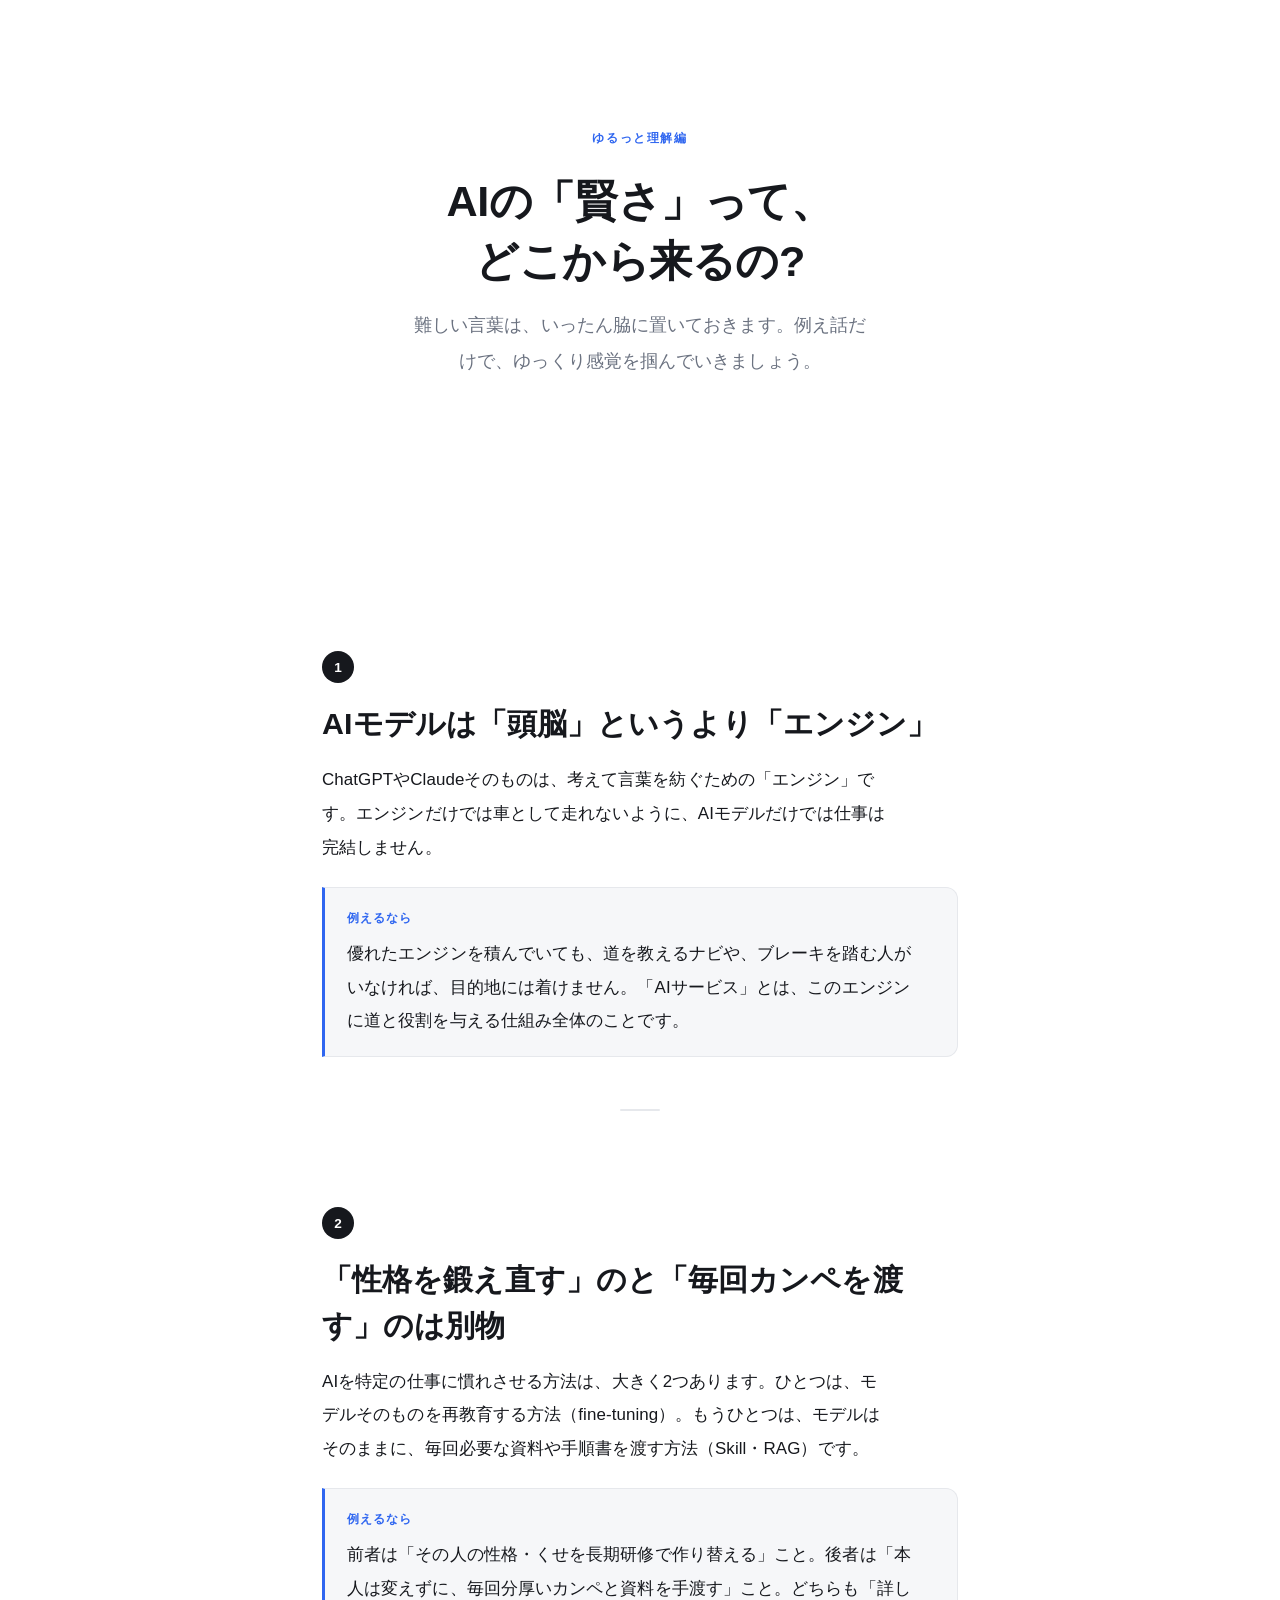
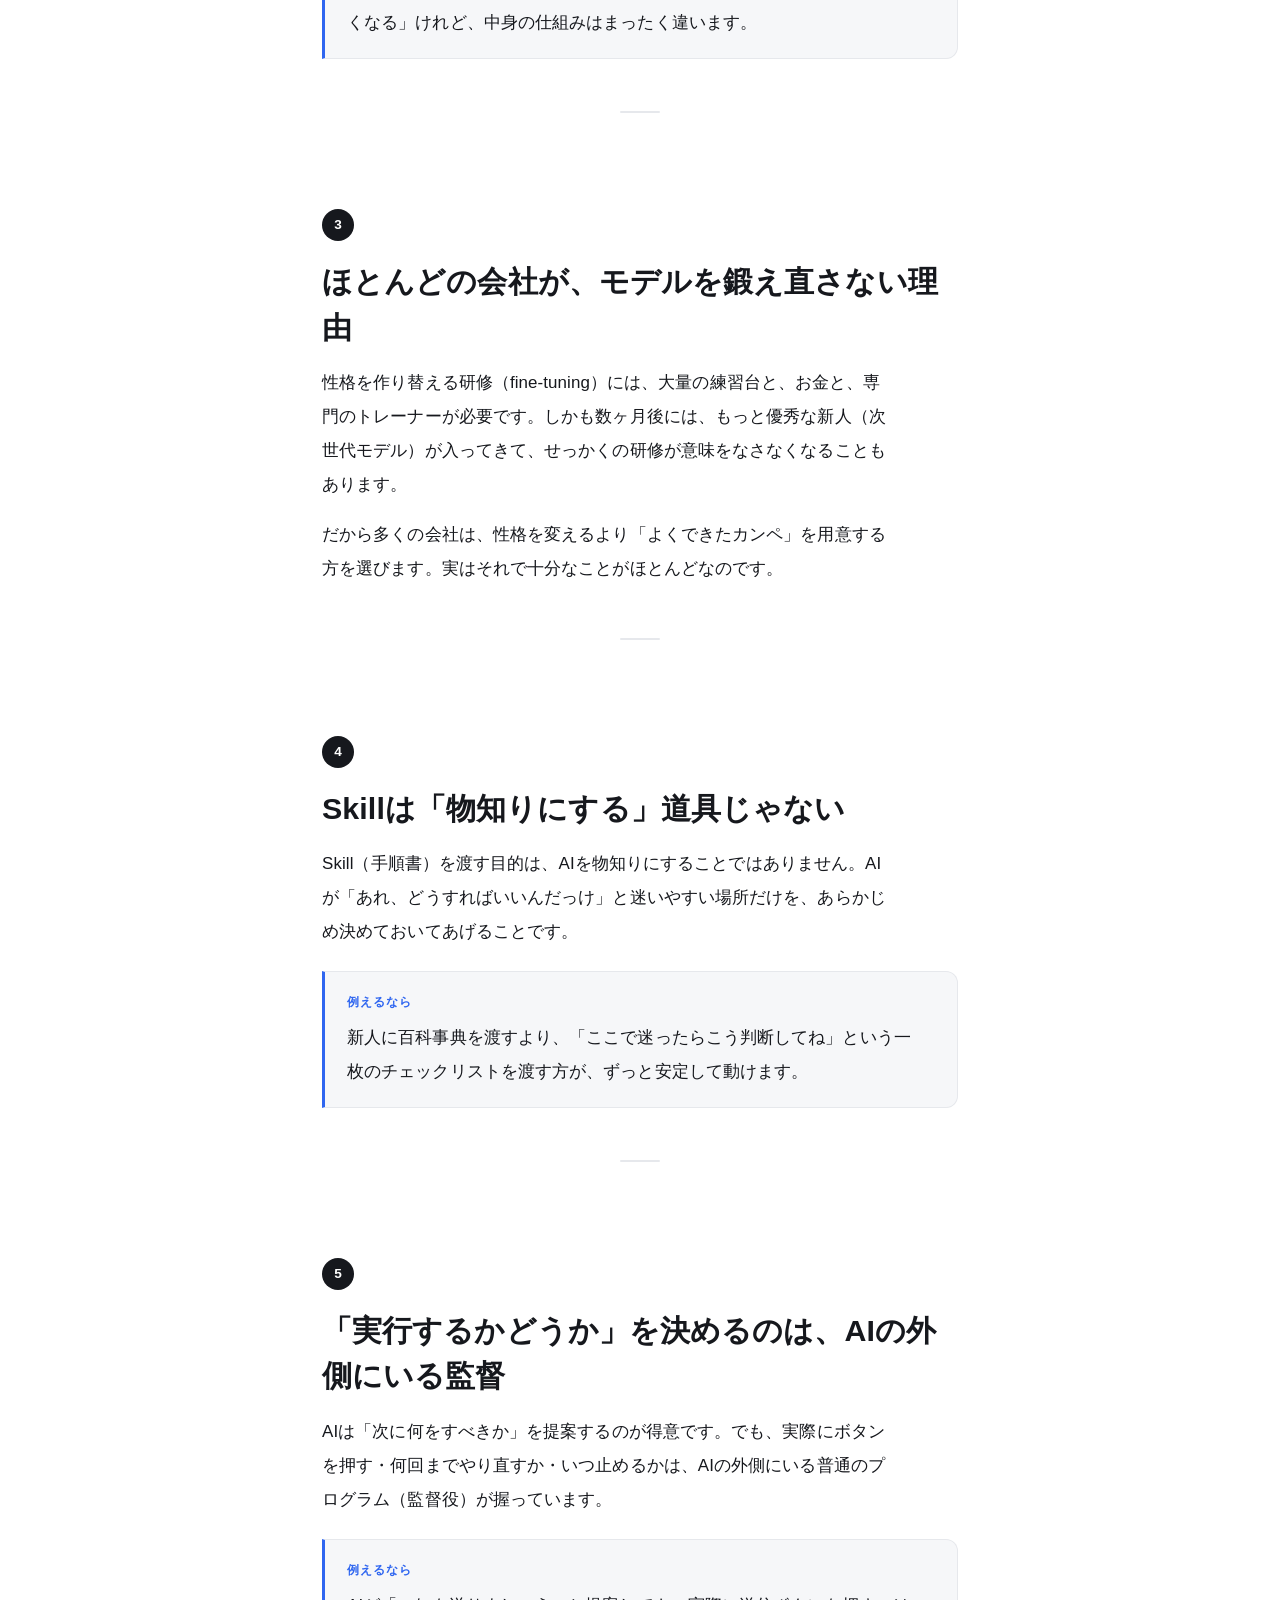
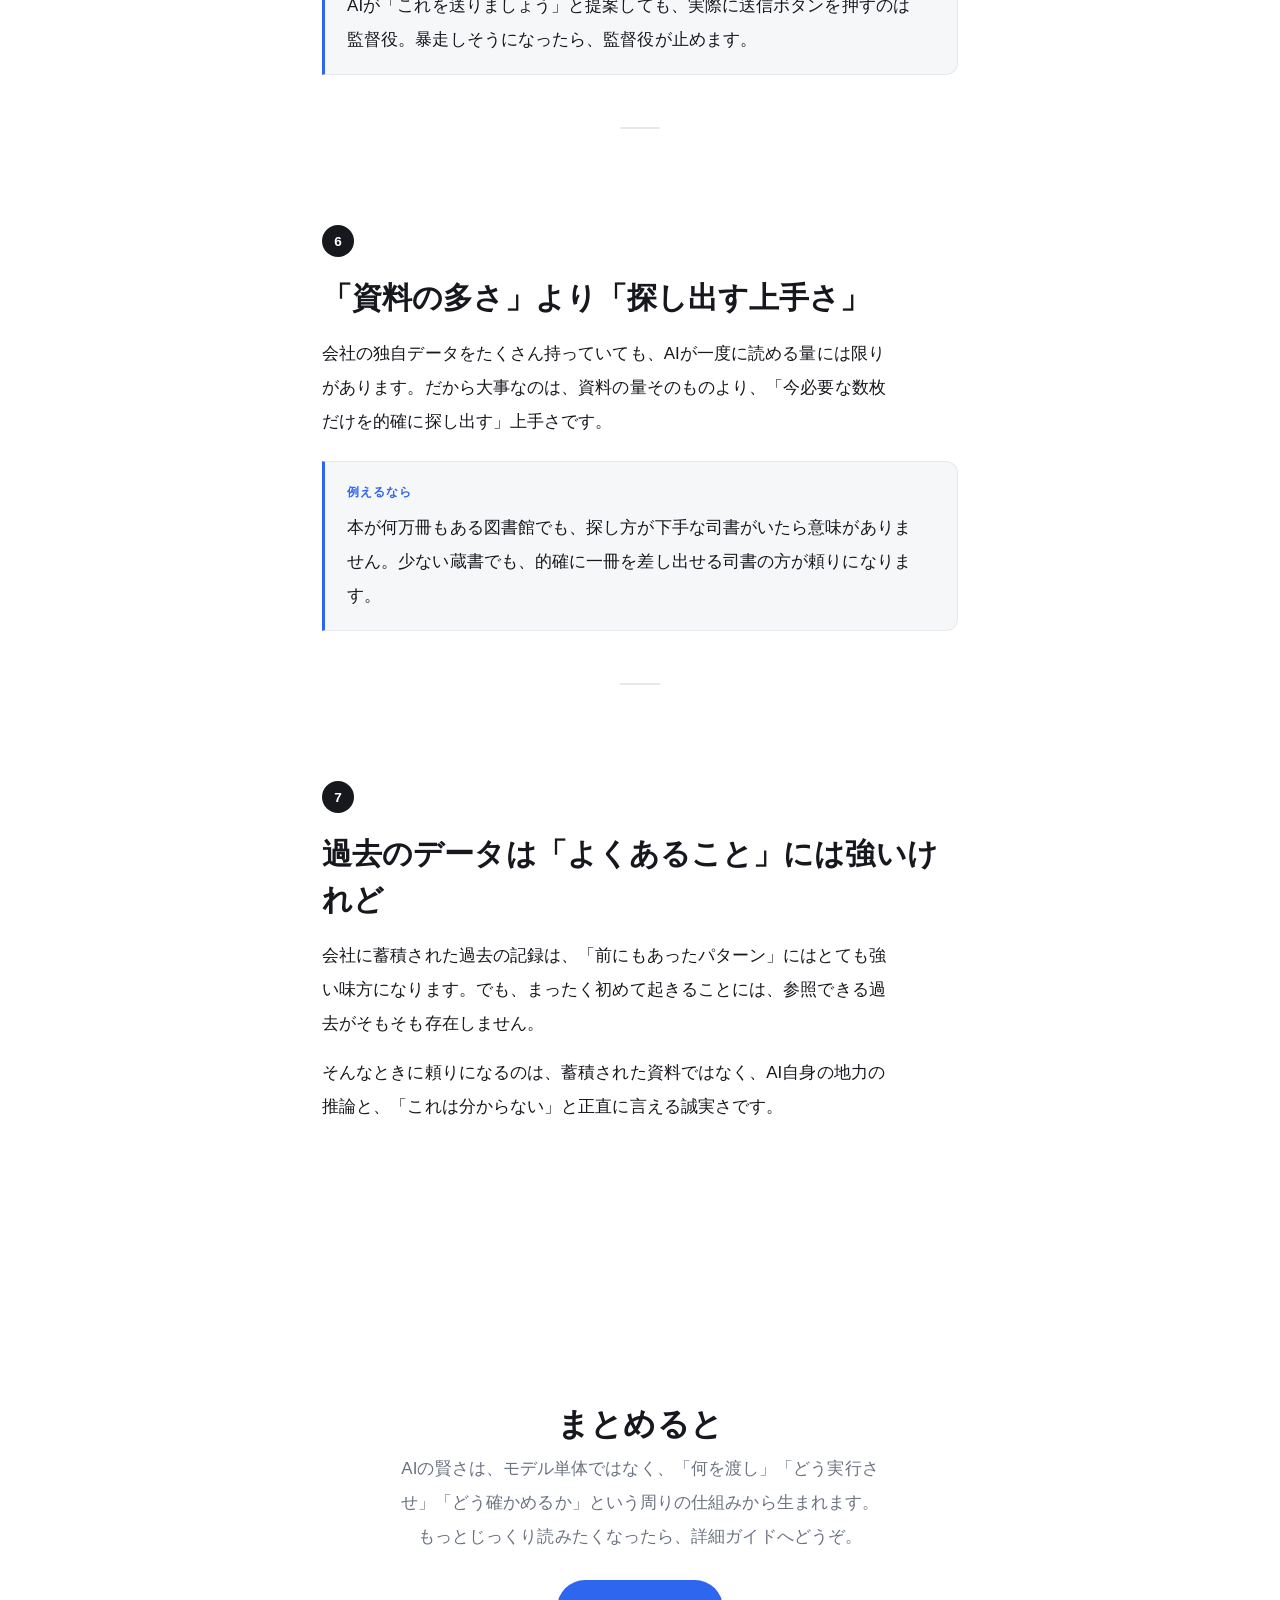
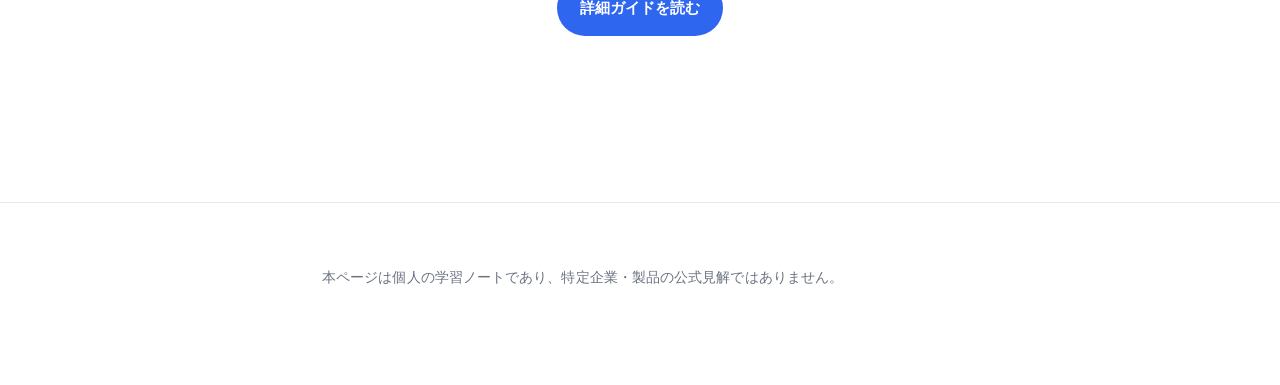
<file: llm-engineering/llm-skill-execution-loop-guide-quick.html>
<!DOCTYPE html>
<html lang="ja">
<head>
<meta charset="UTF-8">
<meta name="viewport" content="width=device-width, initial-scale=1.0">
<meta name="description" content="LLMサービスの「賢さ」の正体を、やさしい言葉と例えだけでゆっくり掴むための軽量版ガイド。">
<title>AIの「賢さ」って、どこから来るの? — ゆるっと理解編</title>
<link rel="stylesheet" href="../assets/site.css">
<style>
  body{ font-family:var(--font); font-size:1.06rem; line-height:2.0; }
  .wrap{ max-width:680px; }
  header.hero{ text-align:center; padding:80px 0 56px; border-bottom:none; margin:0; }
  header.hero .kicker{ margin-bottom:20px; }
  header.hero h1{ font-size:clamp(2rem,5vw,2.7rem); line-height:1.4; }
  .hero p.lead{ color:var(--muted); font-size:1.12rem; max-width:46ch; margin:0 auto; }
  main{ padding-bottom:40px; }
  .beat{ padding:52px 0; opacity:0; transform:translateY(24px); transition:opacity .6s var(--ease), transform .6s var(--ease); }
  .beat.is-visible{ opacity:1; transform:none; }
  .beat .num{ margin-bottom:18px; }
  .beat h2{ font-size:clamp(1.4rem,3.4vw,1.9rem); line-height:1.5; margin:0 0 16px; padding:0; }
  .beat p{ margin:0 0 16px; max-width:60ch; }
  .beat p:last-child{ margin-bottom:0; }
  .analogy{ margin-top:22px; padding:18px 22px; background:var(--surface); border:1px solid var(--line); border-left:3px solid var(--accent); border-radius:0 var(--radius) var(--radius) 0; }
  .analogy .label{ display:block; color:var(--accent); font-size:.78rem; font-weight:800; letter-spacing:.08em; text-transform:uppercase; margin-bottom:6px; }
  .analogy p{ margin:0; }
  .divider{ width:40px; height:2px; border-radius:999px; background:var(--line); margin:0 auto; }
  .closing{ text-align:center; padding:60px 0 30px; }
  .closing h2{ font-size:clamp(1.5rem,4vw,2rem); }
  .closing p{ color:var(--muted); max-width:52ch; margin:0 auto 26px; }
  .btn-row{ display:flex; flex-wrap:wrap; gap:12px; justify-content:center; }
  .btn{ display:inline-block; padding:12px 22px; border-radius:999px; font-weight:700; font-size:.95rem; border:1px solid var(--line); transition:transform 180ms var(--ease); }
  .btn.primary{ background:var(--accent); color:#fff; border-color:transparent; }
  .btn:hover{ transform:translateY(-2px); text-decoration:none; }
  @media (prefers-reduced-motion: reduce){ .beat{ transition:none; opacity:1; transform:none; } }
</style>
<link rel="icon" type="image/png" href="../assets/favicon.png">
<link rel="apple-touch-icon" href="../assets/favicon.png">
</head>
<body>

<header class="hero">
  <div class="wrap">
    <span class="kicker">ゆるっと理解編</span>
    <h1>AIの「賢さ」って、<br>どこから来るの?</h1>
    <p class="lead">難しい言葉は、いったん脇に置いておきます。例え話だけで、ゆっくり感覚を掴んでいきましょう。</p>
  </div>
</header>

<main>
  <div class="wrap">

    <section class="beat">
      <span class="num">1</span>
      <h2>AIモデルは「頭脳」というより「エンジン」</h2>
      <p>ChatGPTやClaudeそのものは、考えて言葉を紡ぐための「エンジン」です。エンジンだけでは車として走れないように、AIモデルだけでは仕事は完結しません。</p>
      <div class="analogy">
        <span class="label">例えるなら</span>
        <p>優れたエンジンを積んでいても、道を教えるナビや、ブレーキを踏む人がいなければ、目的地には着けません。「AIサービス」とは、このエンジンに道と役割を与える仕組み全体のことです。</p>
      </div>
    </section>

    <div class="divider"></div>

    <section class="beat">
      <span class="num">2</span>
      <h2>「性格を鍛え直す」のと「毎回カンペを渡す」のは別物</h2>
      <p>AIを特定の仕事に慣れさせる方法は、大きく2つあります。ひとつは、モデルそのものを再教育する方法（fine-tuning）。もうひとつは、モデルはそのままに、毎回必要な資料や手順書を渡す方法（Skill・RAG）です。</p>
      <div class="analogy">
        <span class="label">例えるなら</span>
        <p>前者は「その人の性格・くせを長期研修で作り替える」こと。後者は「本人は変えずに、毎回分厚いカンペと資料を手渡す」こと。どちらも「詳しくなる」けれど、中身の仕組みはまったく違います。</p>
      </div>
    </section>

    <div class="divider"></div>

    <section class="beat">
      <span class="num">3</span>
      <h2>ほとんどの会社が、モデルを鍛え直さない理由</h2>
      <p>性格を作り替える研修（fine-tuning）には、大量の練習台と、お金と、専門のトレーナーが必要です。しかも数ヶ月後には、もっと優秀な新人（次世代モデル）が入ってきて、せっかくの研修が意味をなさなくなることもあります。</p>
      <p>だから多くの会社は、性格を変えるより「よくできたカンペ」を用意する方を選びます。実はそれで十分なことがほとんどなのです。</p>
    </section>

    <div class="divider"></div>

    <section class="beat">
      <span class="num">4</span>
      <h2>Skillは「物知りにする」道具じゃない</h2>
      <p>Skill（手順書）を渡す目的は、AIを物知りにすることではありません。AIが「あれ、どうすればいいんだっけ」と迷いやすい場所だけを、あらかじめ決めておいてあげることです。</p>
      <div class="analogy">
        <span class="label">例えるなら</span>
        <p>新人に百科事典を渡すより、「ここで迷ったらこう判断してね」という一枚のチェックリストを渡す方が、ずっと安定して動けます。</p>
      </div>
    </section>

    <div class="divider"></div>

    <section class="beat">
      <span class="num">5</span>
      <h2>「実行するかどうか」を決めるのは、AIの外側にいる監督</h2>
      <p>AIは「次に何をすべきか」を提案するのが得意です。でも、実際にボタンを押す・何回までやり直すか・いつ止めるかは、AIの外側にいる普通のプログラム（監督役）が握っています。</p>
      <div class="analogy">
        <span class="label">例えるなら</span>
        <p>AIが「これを送りましょう」と提案しても、実際に送信ボタンを押すのは監督役。暴走しそうになったら、監督役が止めます。</p>
      </div>
    </section>

    <div class="divider"></div>

    <section class="beat">
      <span class="num">6</span>
      <h2>「資料の多さ」より「探し出す上手さ」</h2>
      <p>会社の独自データをたくさん持っていても、AIが一度に読める量には限りがあります。だから大事なのは、資料の量そのものより、「今必要な数枚だけを的確に探し出す」上手さです。</p>
      <div class="analogy">
        <span class="label">例えるなら</span>
        <p>本が何万冊もある図書館でも、探し方が下手な司書がいたら意味がありません。少ない蔵書でも、的確に一冊を差し出せる司書の方が頼りになります。</p>
      </div>
    </section>

    <div class="divider"></div>

    <section class="beat">
      <span class="num">7</span>
      <h2>過去のデータは「よくあること」には強いけれど</h2>
      <p>会社に蓄積された過去の記録は、「前にもあったパターン」にはとても強い味方になります。でも、まったく初めて起きることには、参照できる過去がそもそも存在しません。</p>
      <p>そんなときに頼りになるのは、蓄積された資料ではなく、AI自身の地力の推論と、「これは分からない」と正直に言える誠実さです。</p>
    </section>

  </div>
</main>

<div class="closing">
  <div class="wrap">
    <h2>まとめると</h2>
    <p>AIの賢さは、モデル単体ではなく、「何を渡し」「どう実行させ」「どう確かめるか」という周りの仕組みから生まれます。もっとじっくり読みたくなったら、詳細ガイドへどうぞ。</p>
    <div class="btn-row">
      <a class="btn primary" href="llm-skill-execution-loop-guide.html">詳細ガイドを読む</a>
    </div>
  </div>
</div>

<footer>
  <div class="wrap">
    <p>本ページは個人の学習ノートであり、特定企業・製品の公式見解ではありません。</p>
  </div>
</footer>

<script>
  const beats = document.querySelectorAll('.beat');
  const prefersReduced = matchMedia('(prefers-reduced-motion: reduce)').matches;

  if (prefersReduced || !('IntersectionObserver' in window)) {
    beats.forEach((el) => el.classList.add('is-visible'));
  } else {
    const observer = new IntersectionObserver((entries) => {
      entries.forEach((entry) => {
        if (entry.isIntersecting) {
          entry.target.classList.add('is-visible');
          observer.unobserve(entry.target);
        }
      });
    }, { threshold: 0.15 });
    beats.forEach((el) => observer.observe(el));
  }
</script>

</body>
</html>
</file>
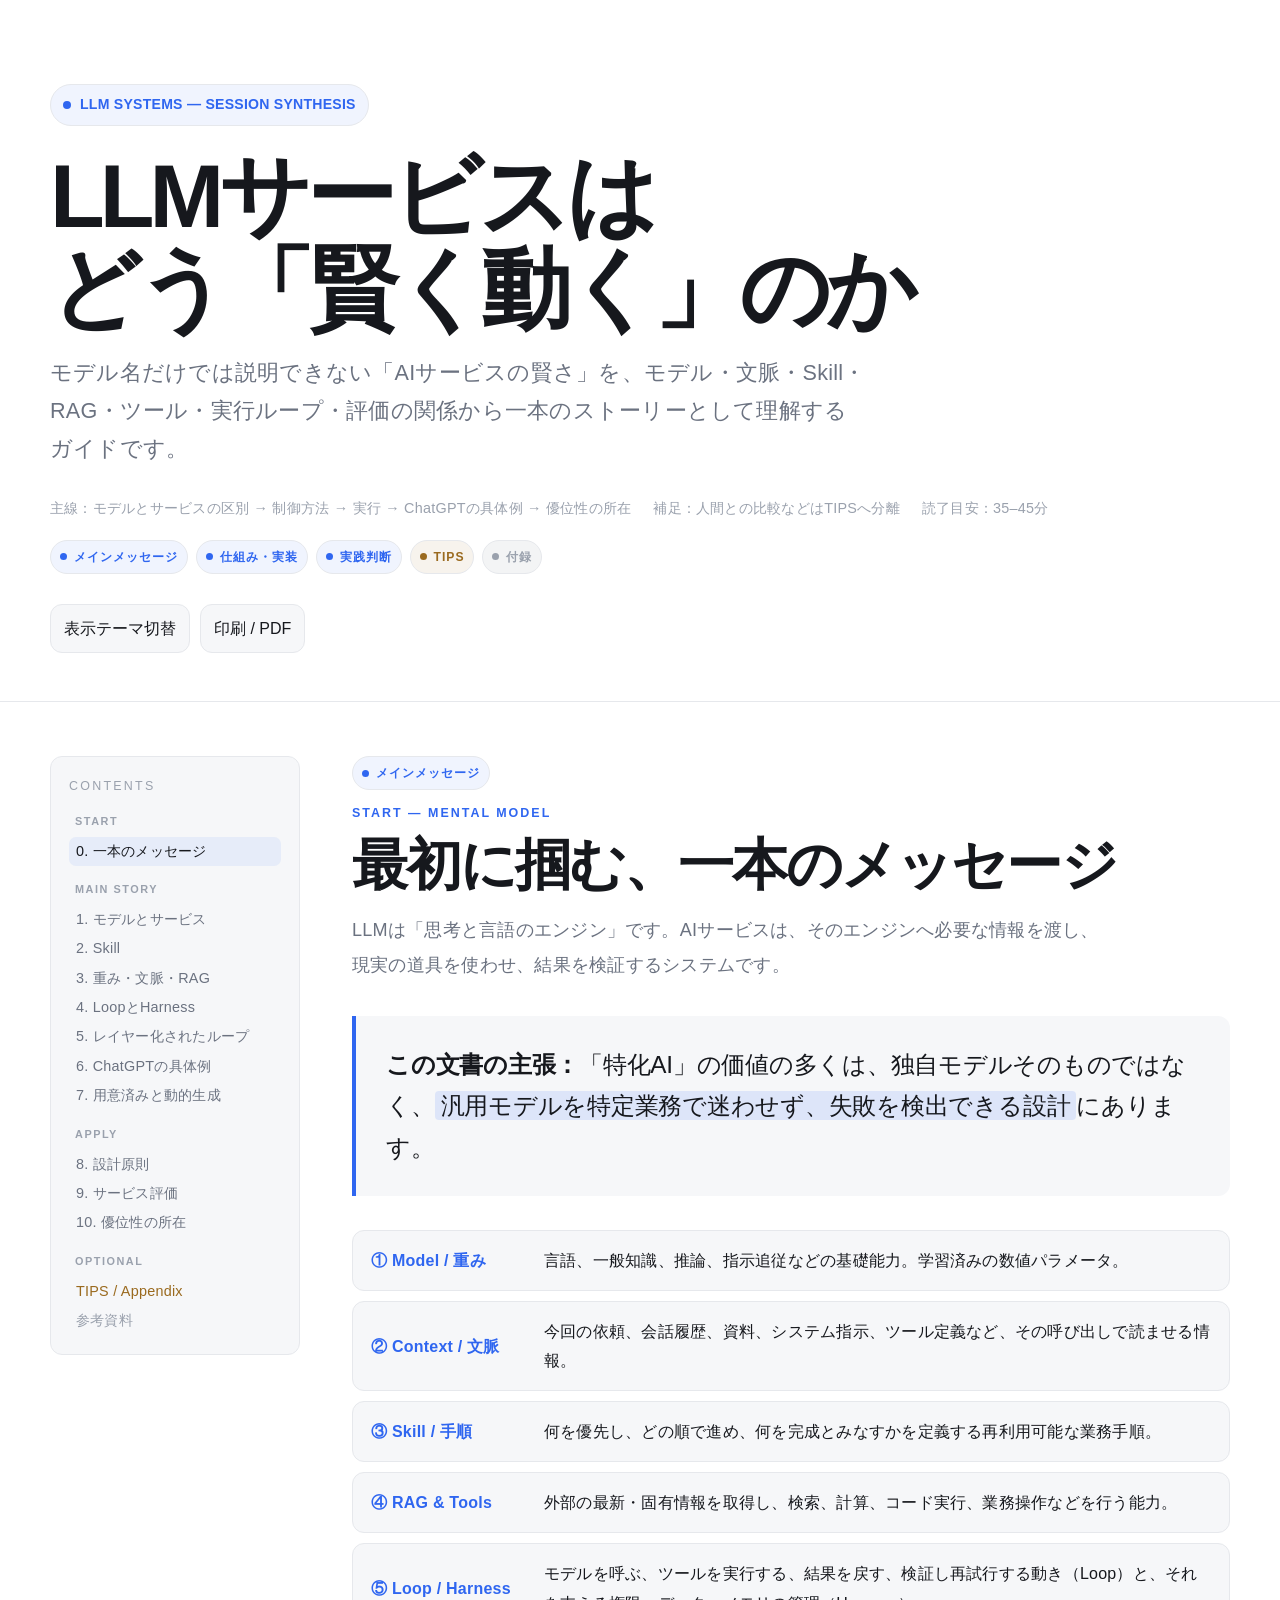
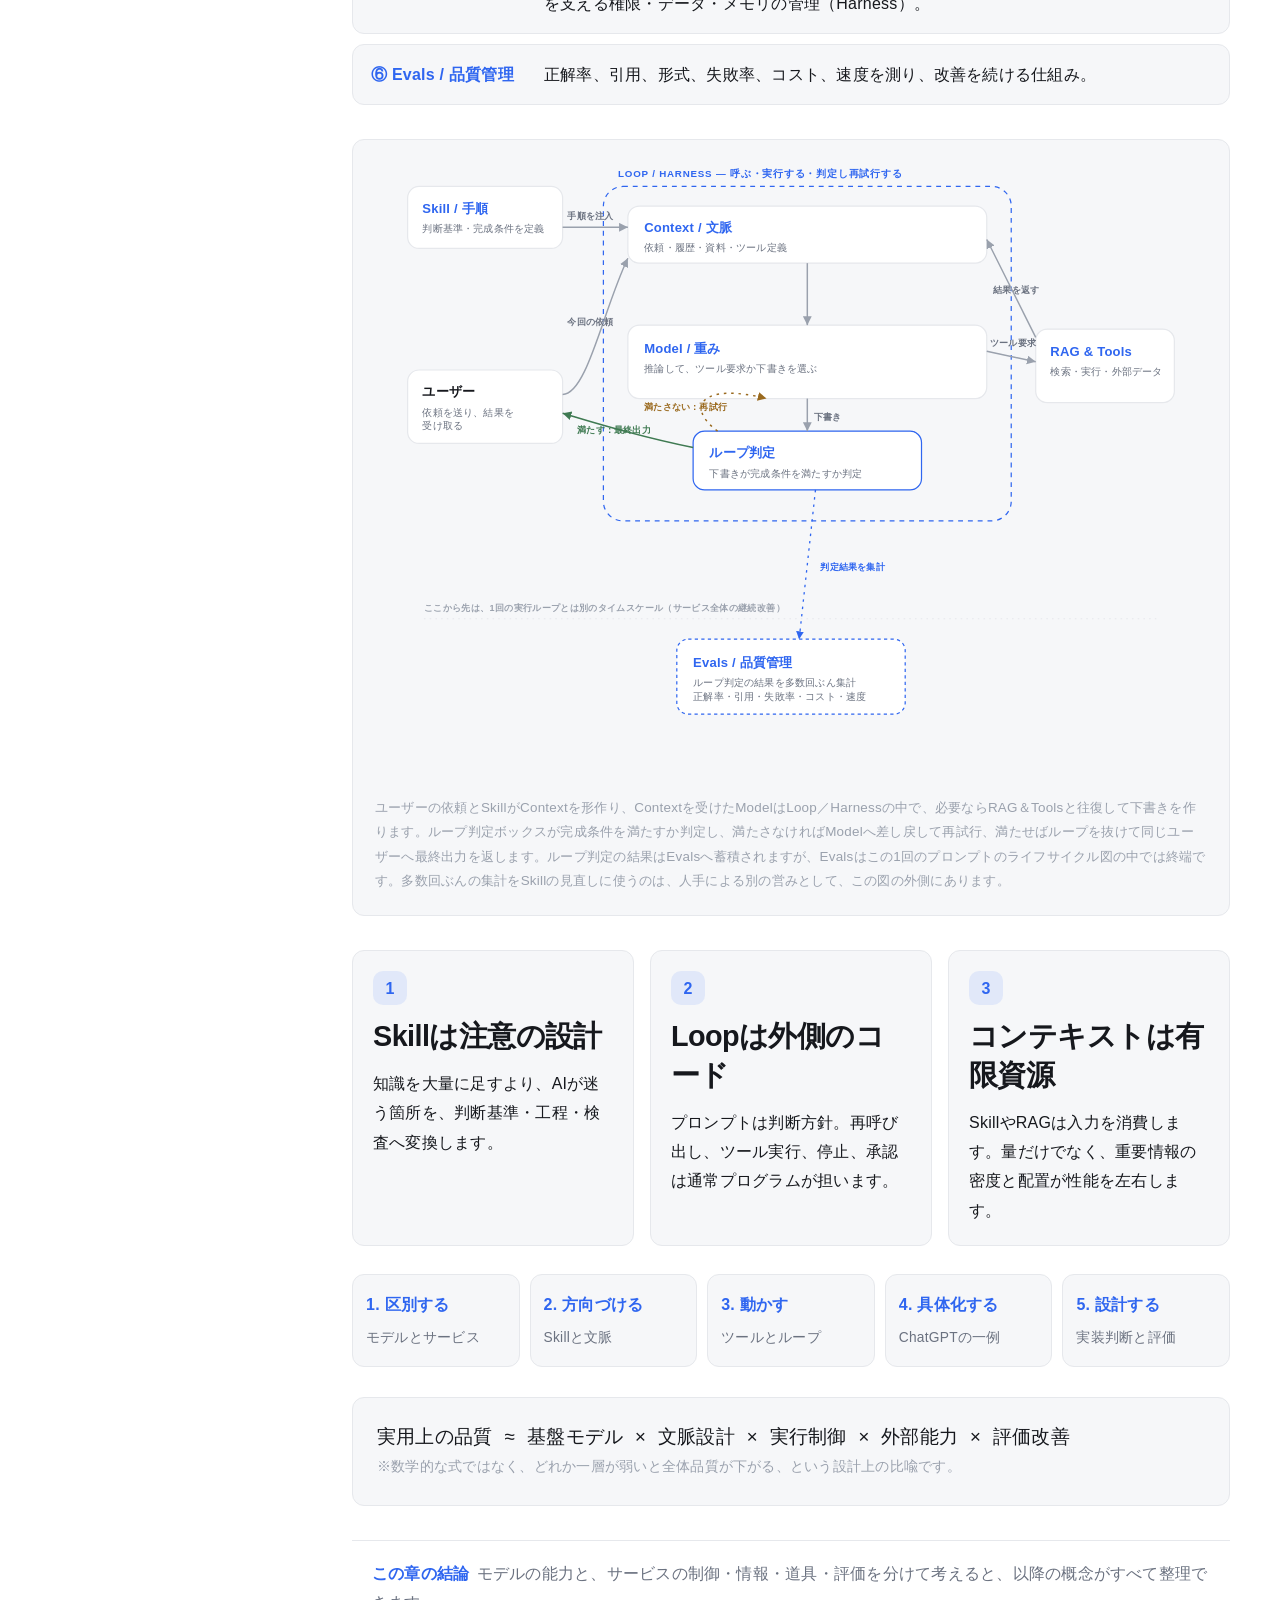
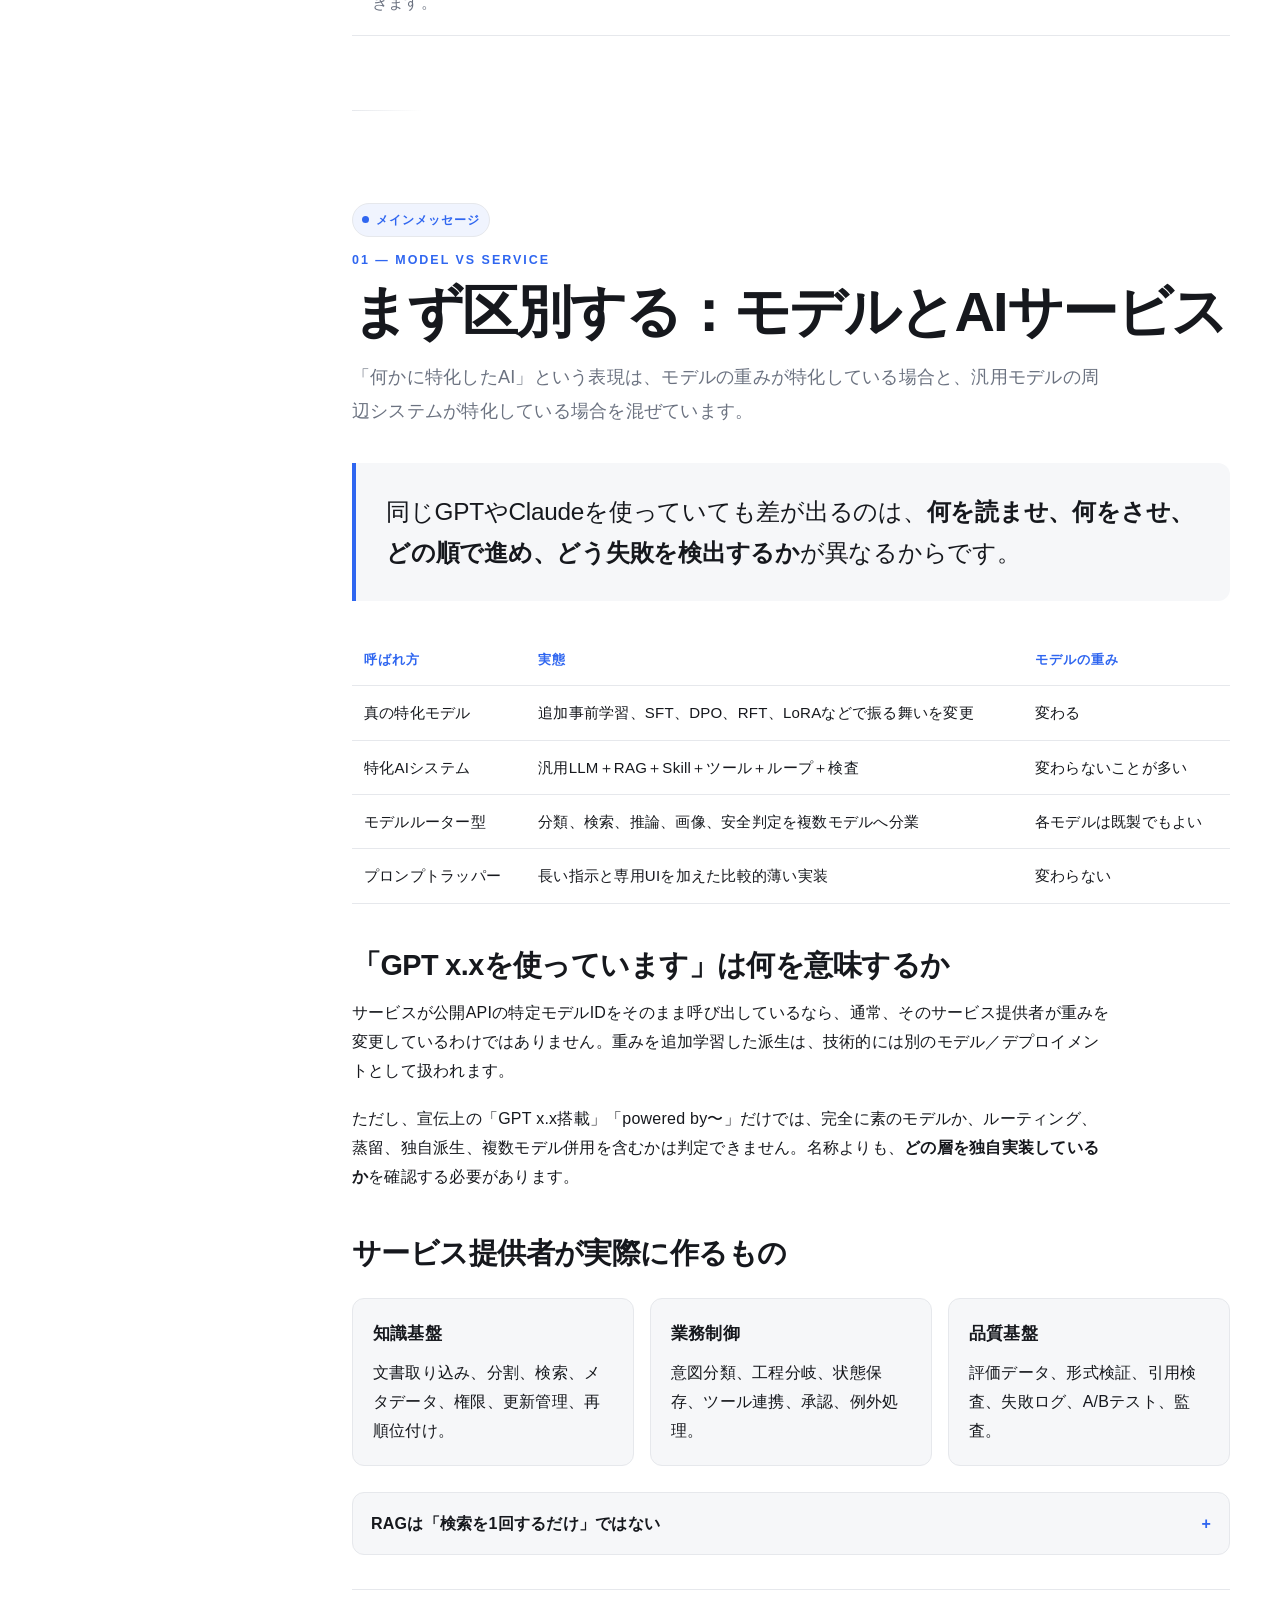
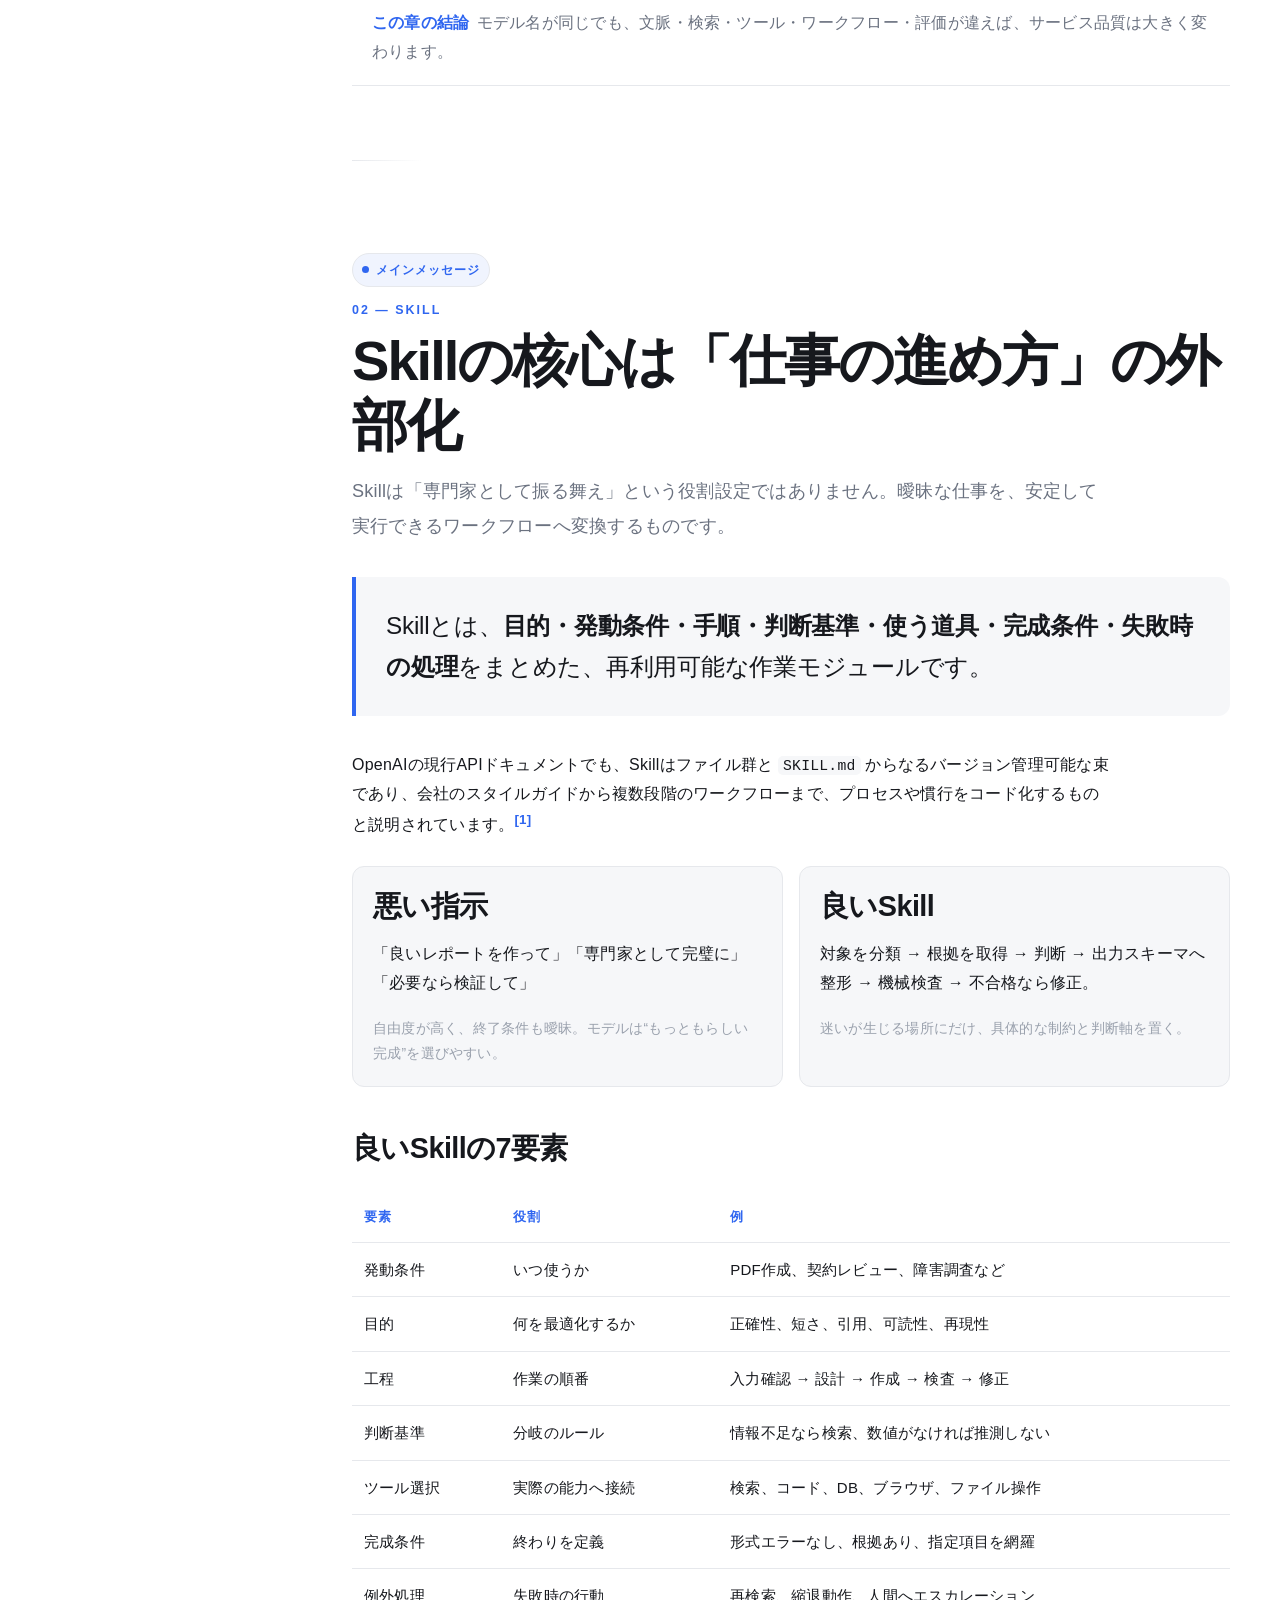
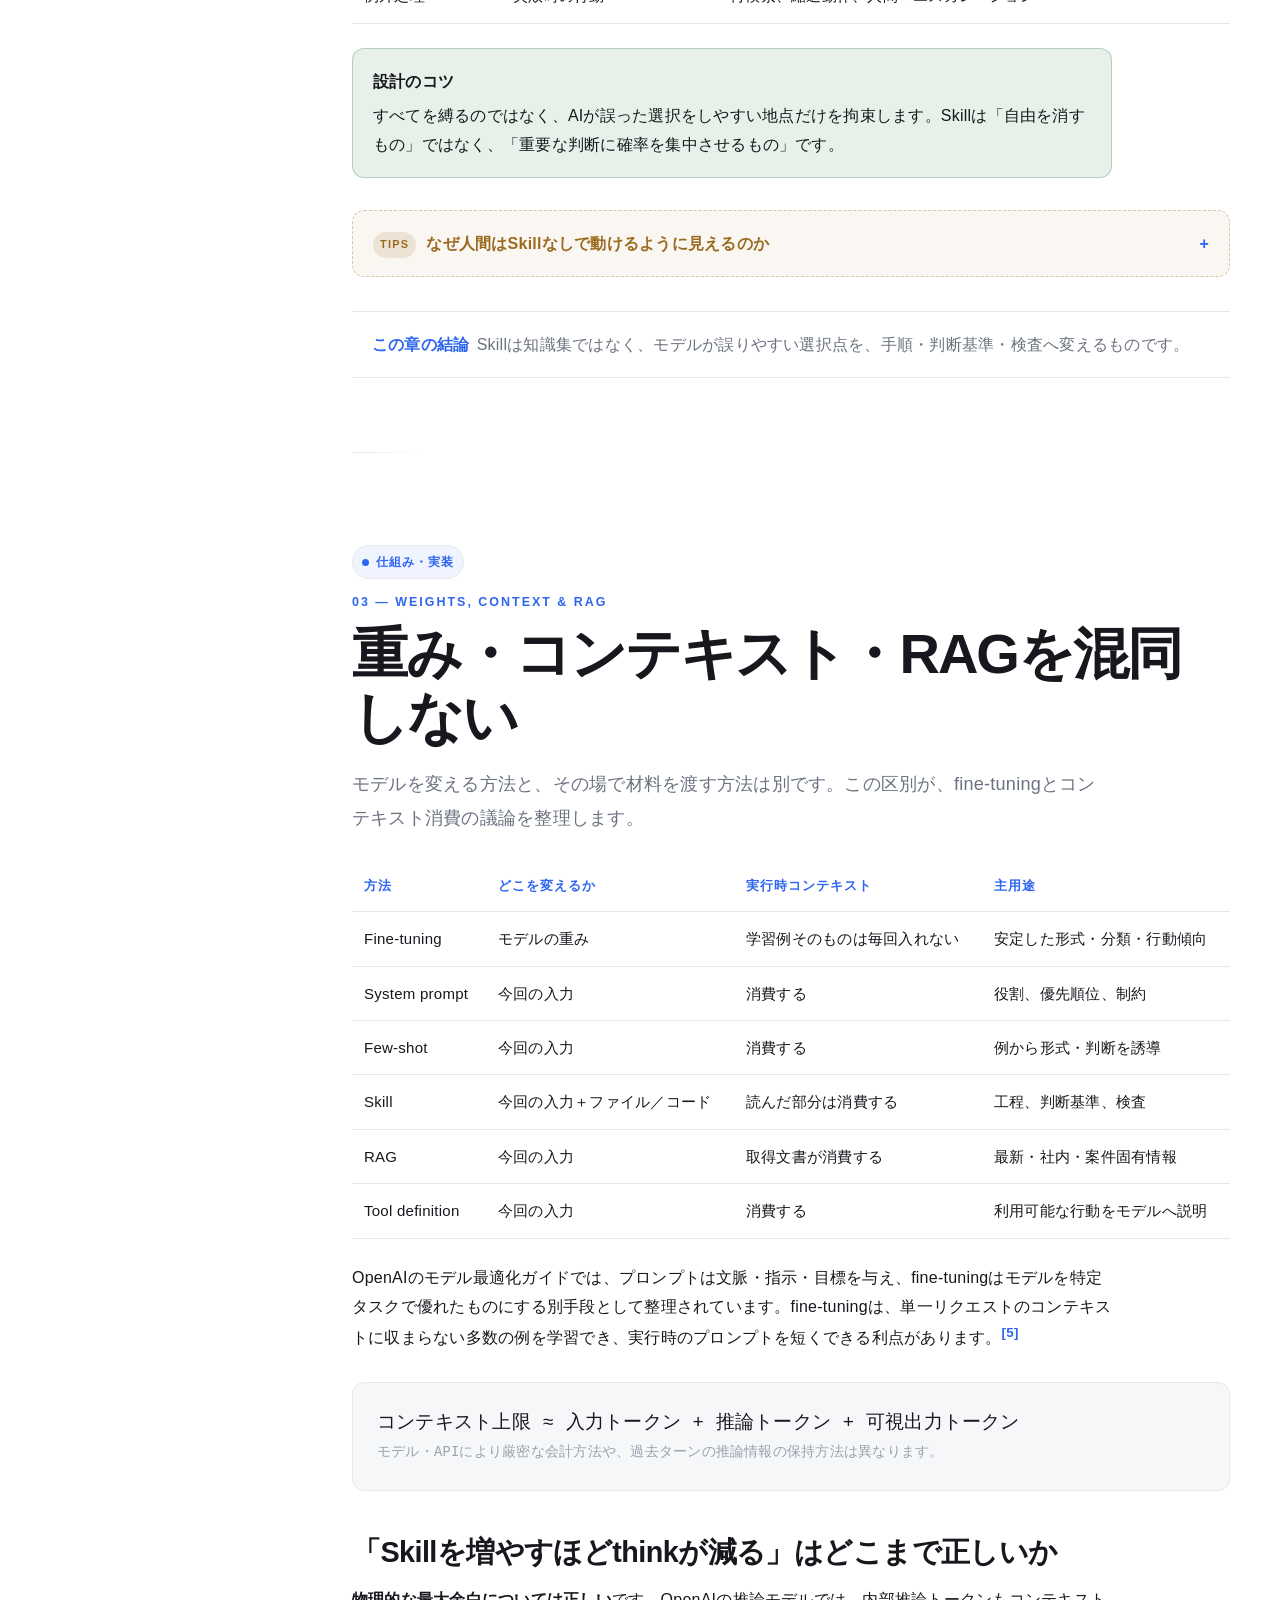
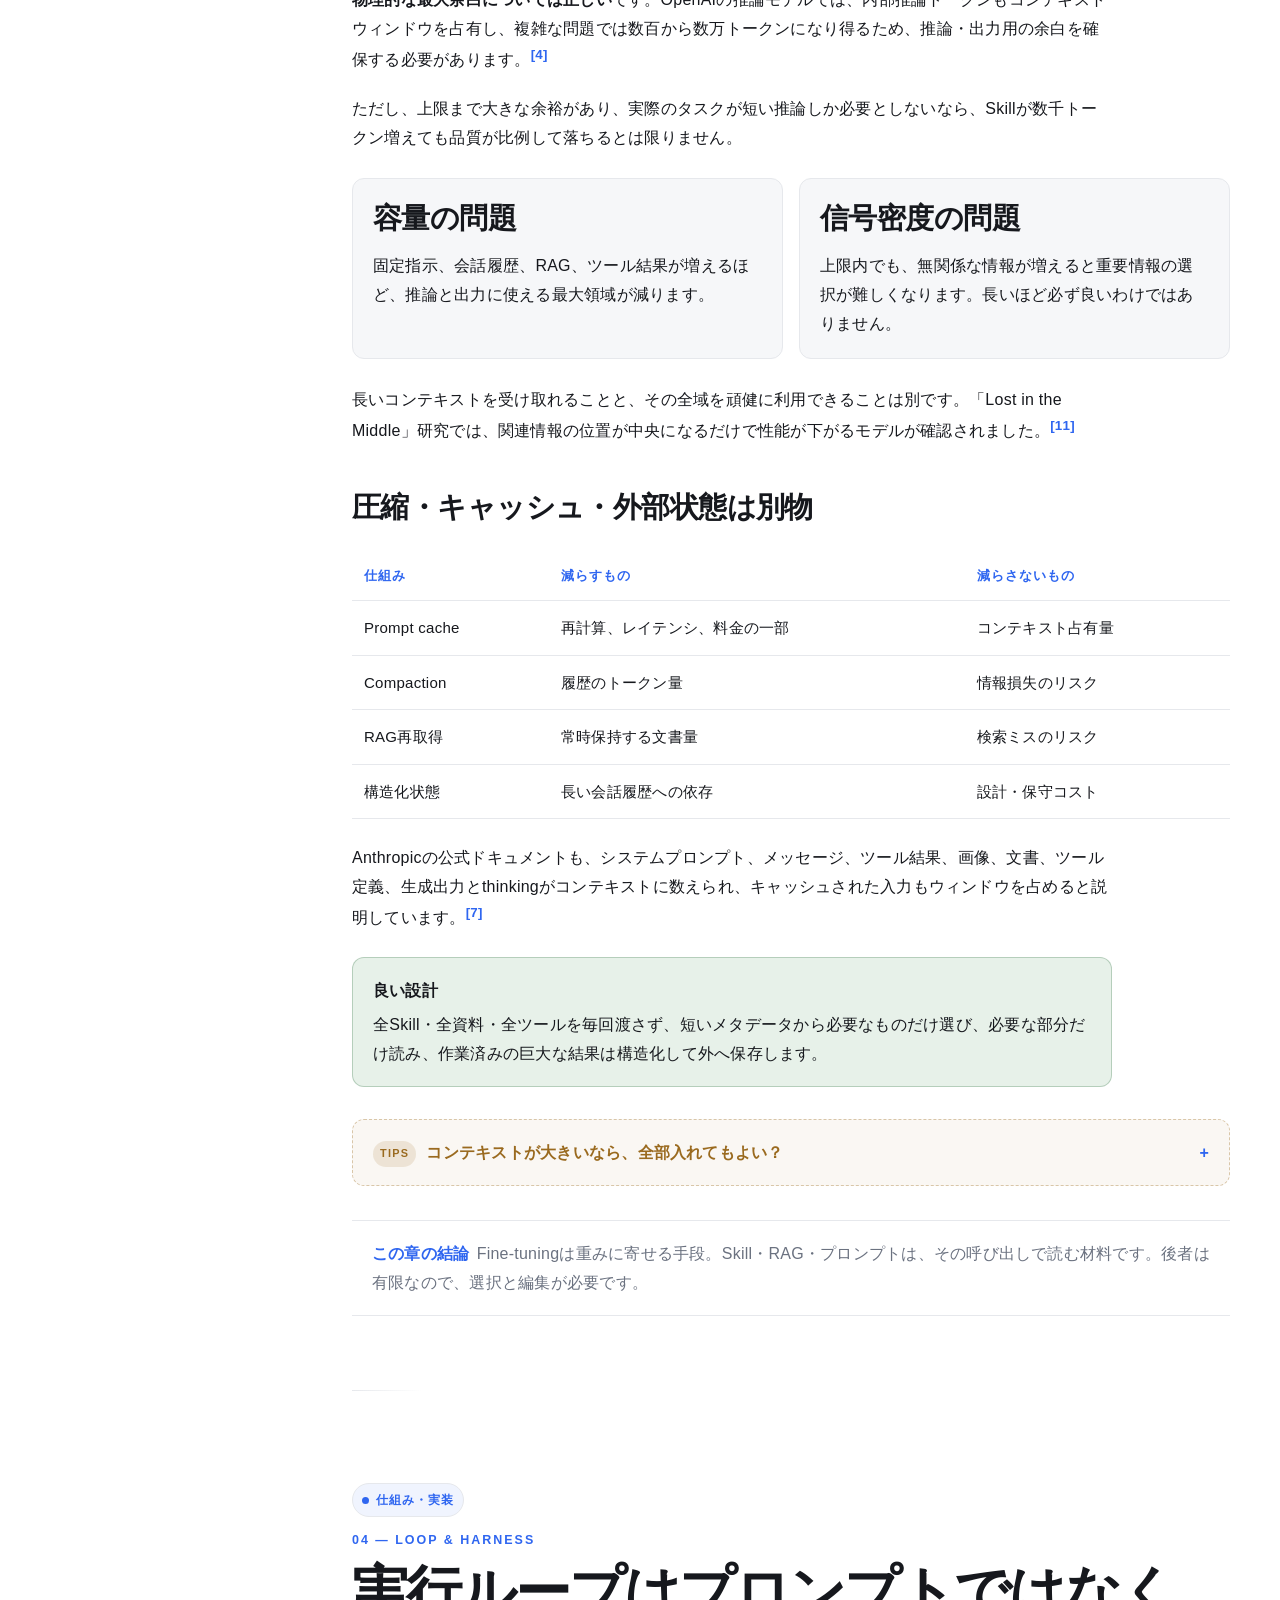
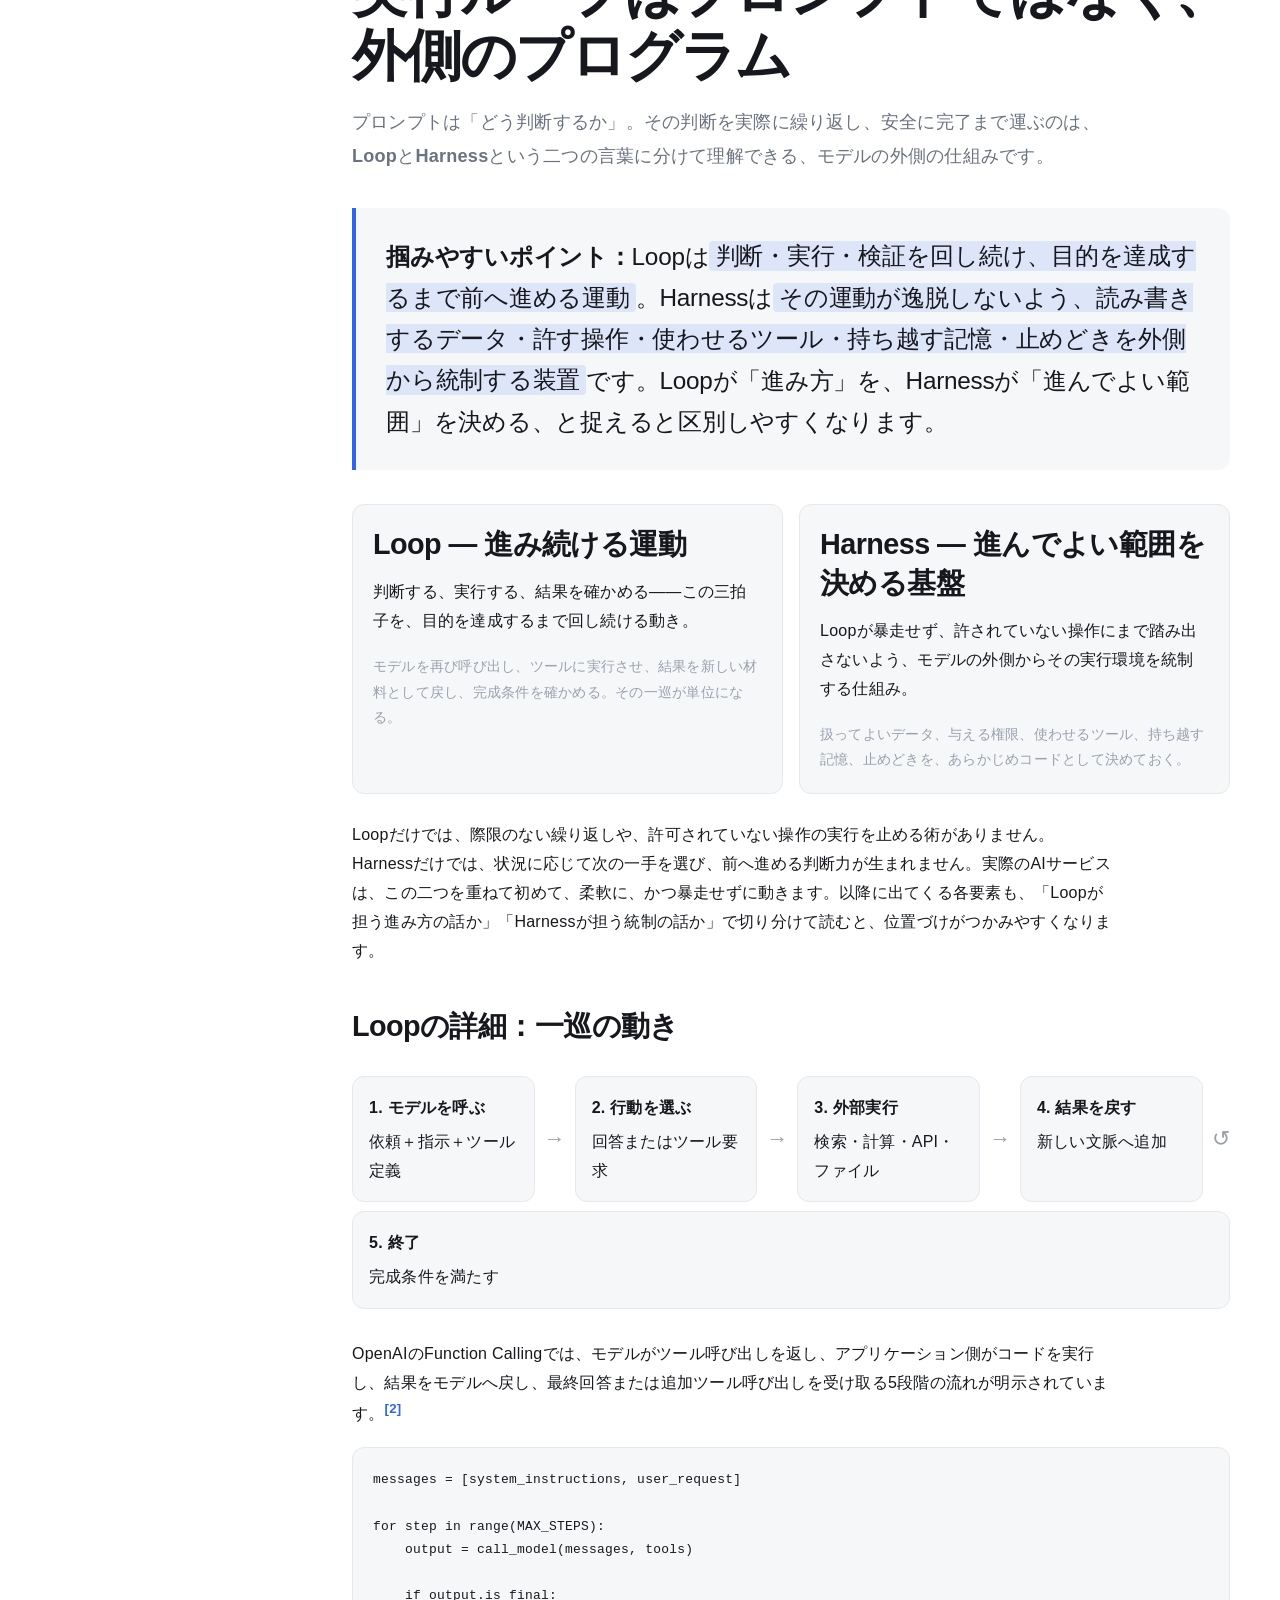
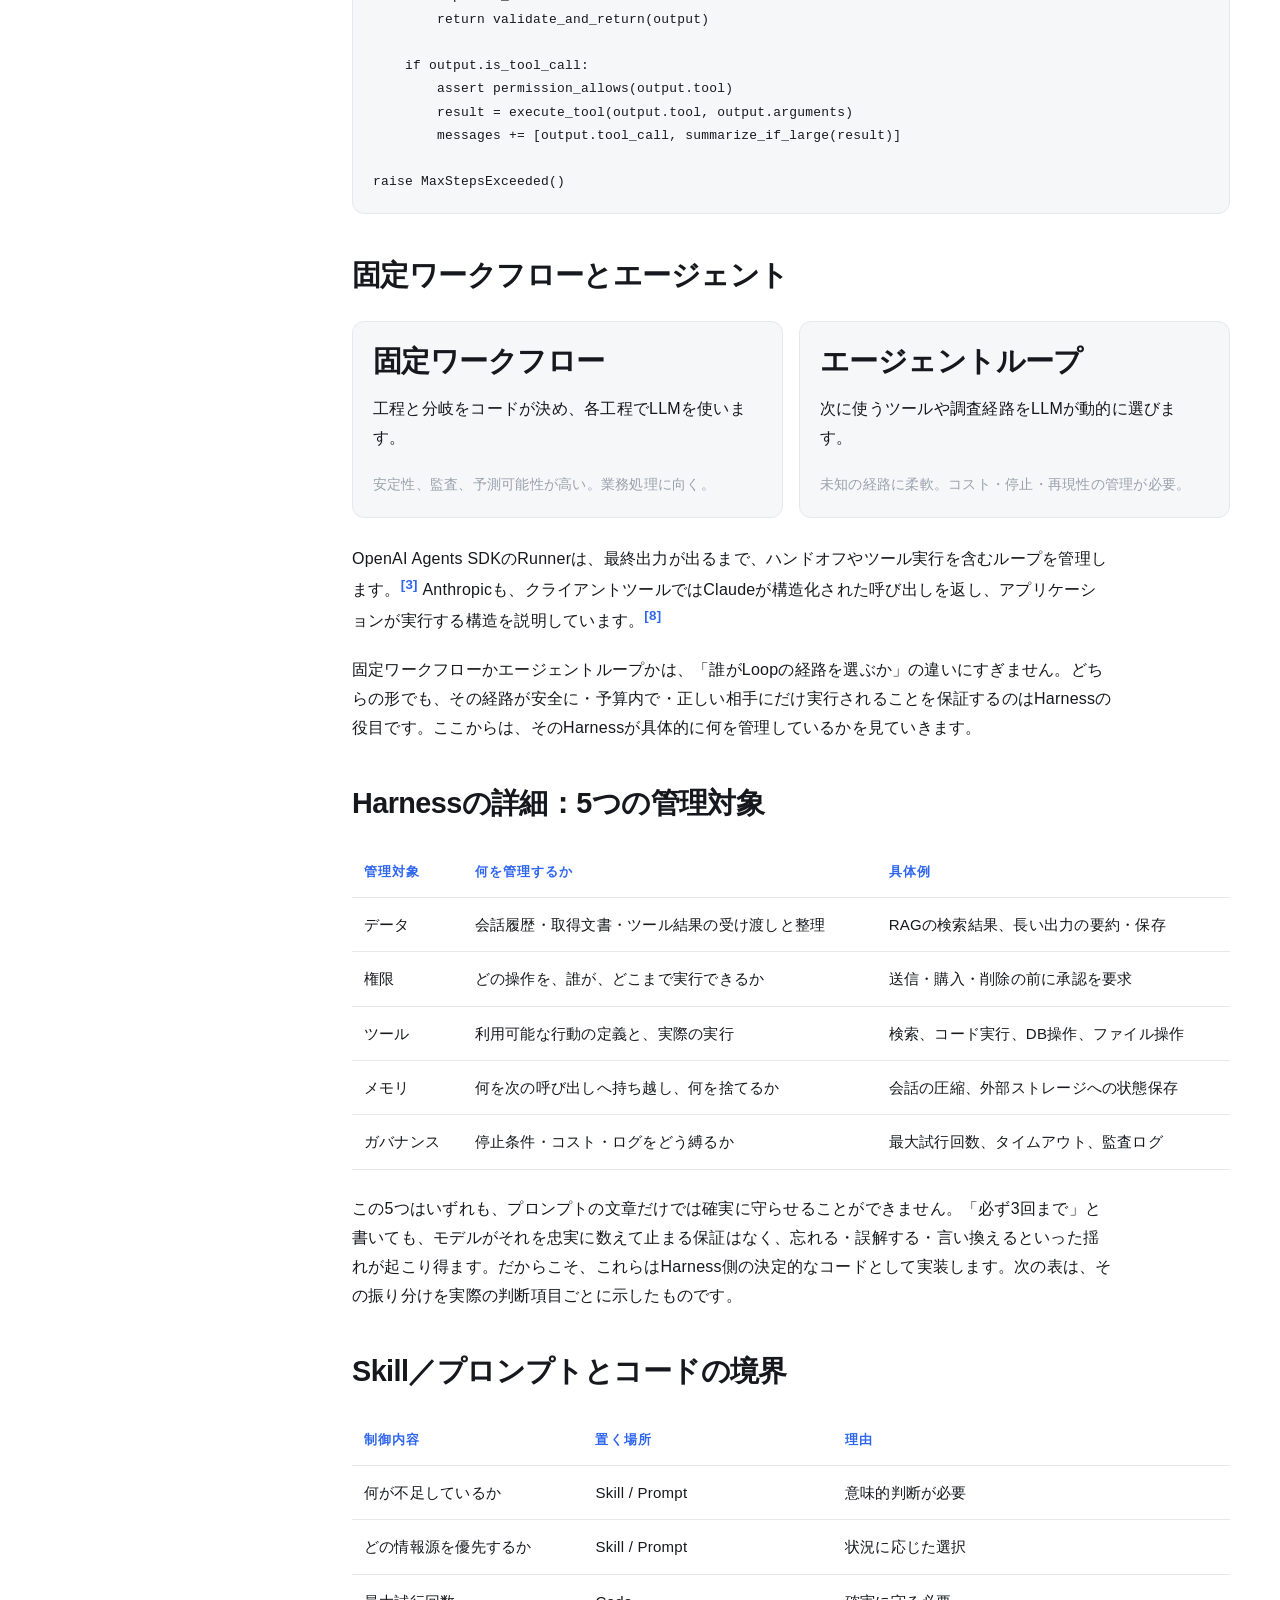
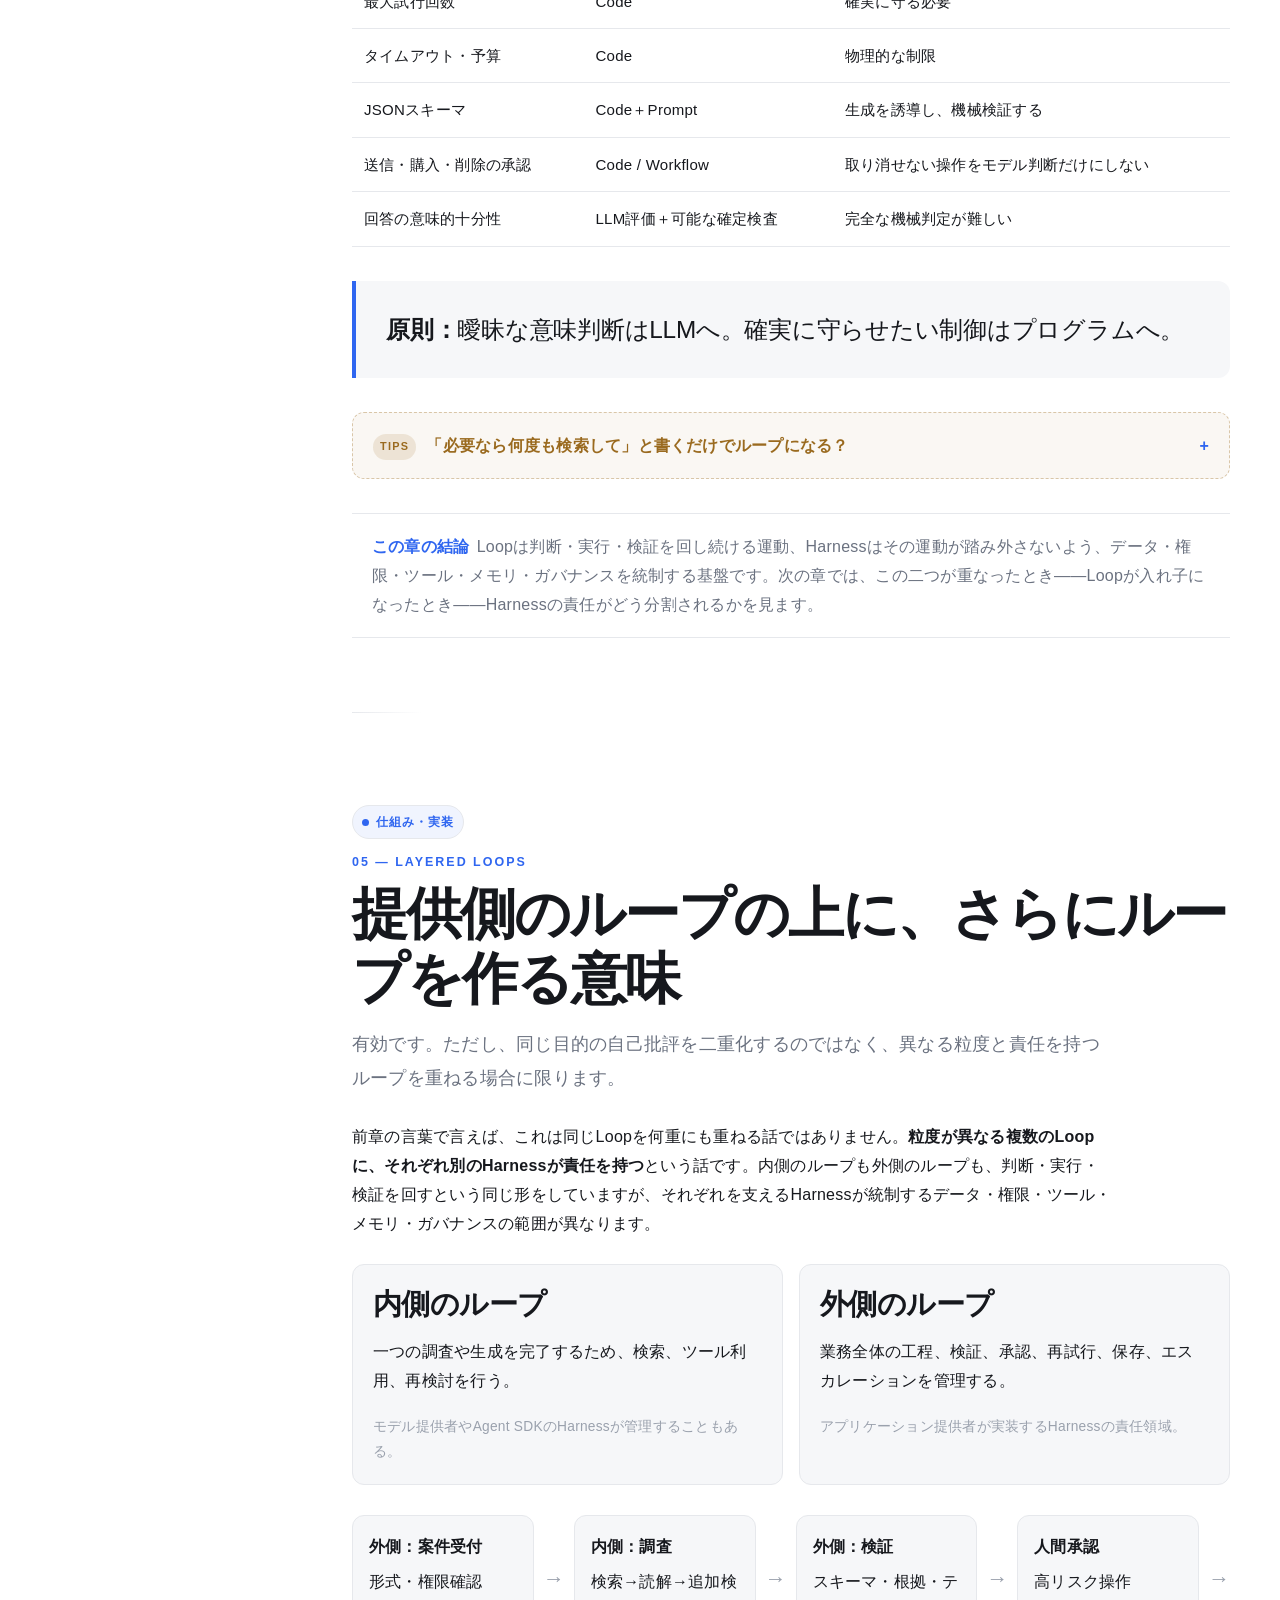
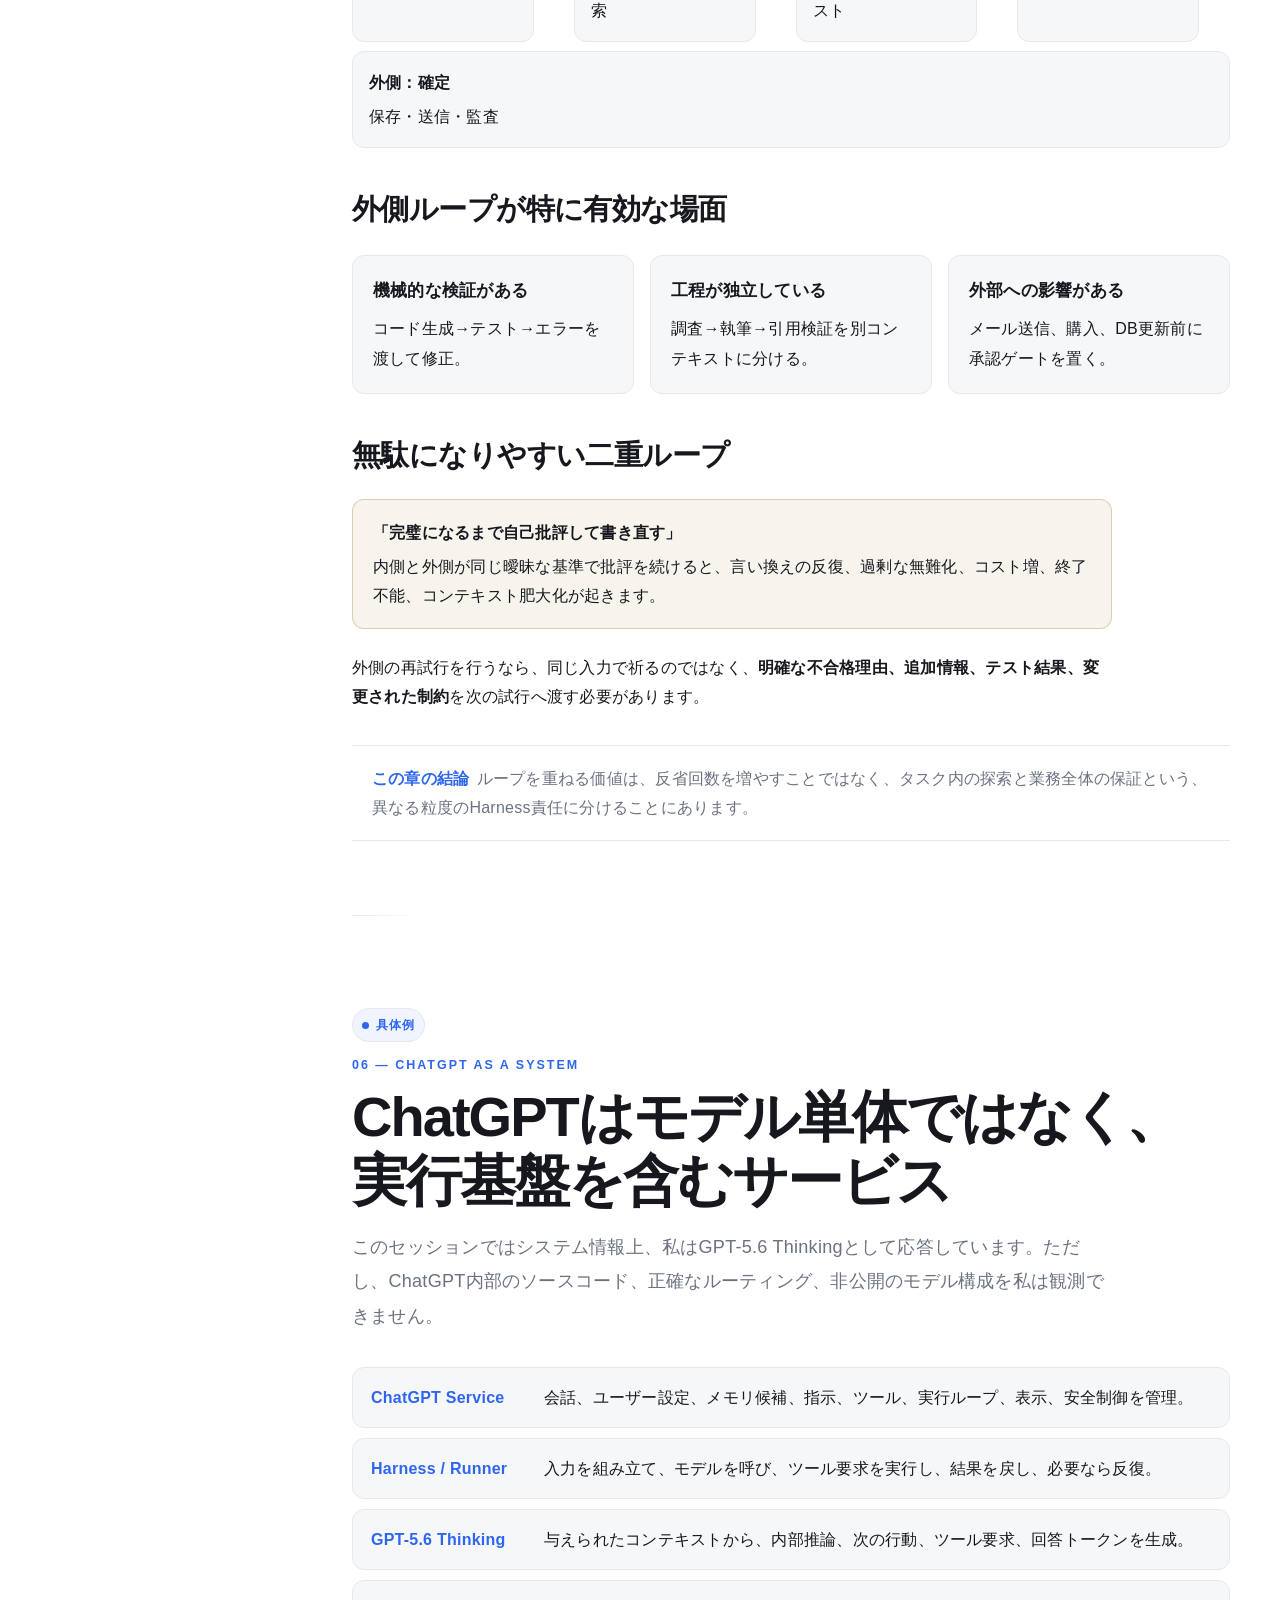
<file: llm-engineering/llm-skill-execution-loop-guide.html>
<!DOCTYPE html>

<html data-theme="dark" lang="ja">
<head>
<meta charset="utf-8"/>
<meta content="width=device-width, initial-scale=1" name="viewport"/>
<meta content="Skill、RAG、Fine-tuning、コンテキスト、実行ループ、ChatGPTの構造を一つの地図として理解するための詳細ガイド。" name="description"/>
<title>LLMサービスはどう「賢く動く」のか — Skill・RAG・実行ループ・ChatGPTの全体像</title>
<style>
    :root {
      --bg: #ffffff;
      --bg-soft: #f6f7f9;
      --panel: #f6f7f9;
      --panel-solid: #ffffff;
      --text: #16181d;
      --muted: #6b7280;
      --faint: #9aa1ad;
      --line: #e6e8ec;
      --accent: #2f66f0;
      --accent-hover: #1f4fd0;
      --accent-2: #2f66f0;
      --accent-3: #2f66f0;
      --warn: #9a6a1f;
      --danger: #b3402f;
      --good: #3f7a52;
      --code: #f6f7f9;
      --shadow: none;
      --radius: 12px;
      --max: 1180px;
      --reading: 760px;
    }
    html[data-theme="light"] {
      --bg: #ffffff;
      --bg-soft: #f6f7f9;
      --panel: #f6f7f9;
      --panel-solid: #ffffff;
      --text: #16181d;
      --muted: #6b7280;
      --faint: #9aa1ad;
      --line: #e6e8ec;
      --accent: #2f66f0;
      --accent-hover: #1f4fd0;
      --accent-2: #2f66f0;
      --accent-3: #2f66f0;
      --warn: #9a6a1f;
      --danger: #b3402f;
      --good: #3f7a52;
      --code: #f6f7f9;
      --shadow: none;
    }
    * { box-sizing: border-box; }
    html { scroll-behavior: smooth; }
    body {
      margin: 0;
      color: var(--text);
      background: var(--bg);
      font-family: -apple-system, BlinkMacSystemFont, "Hiragino Sans", "Yu Gothic UI", "Segoe UI", sans-serif;
      line-height: 1.82;
      letter-spacing: .015em;
    }
    a { color: var(--accent); text-decoration-thickness: 1px; text-underline-offset: 3px; }
    a:hover { color: var(--accent-hover); text-decoration-thickness: 2px; }
    button { font: inherit; }
    .progress {
      position: fixed; inset: 0 0 auto 0; height: 3px; z-index: 100;
      background: var(--accent);
      transform-origin: left; transform: scaleX(0);
    }
    .hero {
      min-height: 78vh;
      display: grid; align-items: center;
      padding: 84px 24px 48px;
      border-bottom: 1px solid var(--line);
    }
    .hero-inner { width: min(var(--max), 100%); margin: 0 auto; }
    .eyebrow {
      display: inline-flex; align-items: center; gap: 9px;
      padding: 7px 12px; border: 1px solid var(--line); border-radius: 999px;
      color: var(--accent); background: rgba(47,102,240,.07); font-size: .88rem; font-weight: 700;
    }
    .eyebrow::before { content: ""; width: 8px; height: 8px; border-radius: 50%; background: var(--accent); }
    h1 {
      max-width: 980px; margin: 24px 0 18px;
      font-size: clamp(2.6rem, 7vw, 6rem); line-height: 1.04; letter-spacing: -.055em;
    }
    .hero .lead {
      max-width: 820px; margin: 0; color: var(--muted); font-size: clamp(1.05rem, 2vw, 1.35rem); line-height: 1.75;
    }
    .hero-meta { display: flex; flex-wrap: wrap; gap: 12px 22px; margin-top: 28px; color: var(--faint); font-size: .9rem; }
    .hero-actions { display: flex; flex-wrap: wrap; align-items: center; gap: 10px; margin-top: 30px; }
    .btn {
      border: 1px solid var(--line); background: var(--panel); color: var(--text);
      border-radius: 12px; padding: 9px 13px; cursor: pointer;
      transition: transform .14s ease, border-color .18s ease, background .18s ease, color .18s ease, box-shadow .18s ease, opacity .18s ease;
    }
    .btn:hover { transform: translateY(-1px); border-color: var(--accent); }
    .btn:active { transform: translateY(1px) scale(.975); }
    .btn:focus-visible { outline: 3px solid rgba(47,102,240,.35); outline-offset: 3px; }
    .btn.primary { color: #ffffff; background: var(--accent); border-color: transparent; font-weight: 800; }

    .layout {
      width: min(var(--max), calc(100% - 32px)); margin: 0 auto;
      display: grid; grid-template-columns: 250px minmax(0, 1fr); gap: 52px;
      padding: 54px 0 120px;
    }
    aside { position: relative; }
    .toc {
      position: sticky; top: 30px; max-height: calc(100vh - 60px); overflow: auto;
      padding: 18px; border: 1px solid var(--line); border-radius: 12px; background: var(--panel);
    }
    .toc-title { margin: 0 0 10px; font-size: .78rem; text-transform: uppercase; letter-spacing: .18em; color: var(--faint); }
    .toc a { display: block; padding: 5px 7px; border-radius: 7px; color: var(--muted); text-decoration: none; font-size: .9rem; line-height: 1.35; }
    .toc a:hover, .toc a.active { color: var(--text); background: rgba(47,102,240,.08); }
    main { min-width: 0; }
    section { scroll-margin-top: 28px; margin-bottom: 92px; }
    .section-kicker { color: var(--accent); font-weight: 800; font-size: .78rem; letter-spacing: .16em; text-transform: uppercase; }
    h2 { margin: 8px 0 24px; font-size: clamp(2rem, 4.5vw, 3.5rem); line-height: 1.15; letter-spacing: -.035em; }
    h3 { margin: 42px 0 13px; font-size: clamp(1.35rem, 2.5vw, 1.8rem); line-height: 1.35; letter-spacing: -.02em; }
    h4 { margin: 28px 0 8px; font-size: 1.05rem; }
    p { max-width: var(--reading); margin: 0 0 1.2em; }
    .lede { color: var(--muted); font-size: 1.13rem; line-height: 1.9; }
    strong { font-weight: 800; }
    mark { background: rgba(47,102,240,.12); color: var(--text); padding: .05em .25em; border-radius: 4px; }

    .summary-grid, .card-grid, .two-col, .three-col {
      display: grid; gap: 16px; margin: 26px 0;
    }
    .summary-grid { grid-template-columns: repeat(3, 1fr); }
    .two-col { grid-template-columns: repeat(2, minmax(0,1fr)); }
    .three-col { grid-template-columns: repeat(3, minmax(0,1fr)); }
    .card {
      padding: 20px; border: 1px solid var(--line); border-radius: var(--radius);
      background: var(--panel);
    }
    .card h3, .card h4 { margin-top: 0; }
    .card p:last-child { margin-bottom: 0; }
    .num { display: inline-grid; place-items: center; width: 34px; height: 34px; margin-bottom: 12px; border-radius: 10px; background: rgba(47,102,240,.1); color: var(--accent); font-weight: 900; }
    .micro { color: var(--faint); font-size: .86rem; }

    .thesis {
      margin: 34px 0; padding: 28px 30px; border-left: 4px solid var(--accent);
      border-radius: 0 var(--radius) var(--radius) 0; background: var(--panel);
      font-size: clamp(1.22rem, 2vw, 1.52rem); line-height: 1.7; letter-spacing: -.01em;
    }
    .callout {
      max-width: var(--reading); margin: 24px 0; padding: 18px 20px;
      border: 1px solid var(--line); border-radius: 12px; background: rgba(47,102,240,.05);
    }
    .callout.warn { background: rgba(154,106,31,.08); border-color: rgba(154,106,31,.28); }
    .callout.good { background: #e7f1e9; border-color: rgba(63,122,82,.3); }
    .callout strong:first-child { display: block; margin-bottom: 5px; }

    .stack {
      margin: 34px 0; display: grid; gap: 10px; max-width: 900px;
    }
    .layer {
      display: grid; grid-template-columns: 155px 1fr; gap: 18px; align-items: center;
      padding: 15px 18px; border: 1px solid var(--line); border-radius: 12px; background: var(--panel);
    }
    .layer-label { color: var(--accent); font-weight: 850; }
    .layer:nth-child(2) .layer-label, .layer:nth-child(5) .layer-label { color: var(--accent-2); }
    .layer:nth-child(3) .layer-label, .layer:nth-child(6) .layer-label { color: var(--accent-3); }

    .flow {
      margin: 30px 0; display: flex; flex-wrap: wrap; align-items: stretch; gap: 9px; max-width: 980px;
    }
    .flow .step {
      flex: 1 1 145px; min-width: 130px; padding: 16px; border: 1px solid var(--line); border-radius: 12px; background: var(--panel);
    }
    .flow .arrow { align-self: center; color: var(--faint); font-size: 1.35rem; }
    .step b { display: block; margin-bottom: 5px; }

    .equation {
      margin: 30px 0; padding: 24px; border: 1px solid var(--line); border-radius: var(--radius);
      background: var(--panel);
      font-family: ui-monospace, SFMono-Regular, "SF Mono", Menlo, Consolas, monospace; font-size: clamp(.98rem, 2vw, 1.18rem); line-height: 1.8;
    }
    code { font-family: ui-monospace, SFMono-Regular, "SF Mono", Menlo, Consolas, monospace; background: var(--code); padding: .13em .34em; border-radius: 5px; font-size: .92em; }
    pre {
      max-width: 960px; overflow: auto; padding: 20px; border: 1px solid var(--line); border-radius: 12px;
      background: var(--code); line-height: 1.65; font-size: .88rem;
    }
    pre code { padding: 0; background: transparent; }

    table { width: 100%; border-collapse: collapse; margin: 24px 0; font-size: .94rem; }
    th, td { padding: 13px 12px; text-align: left; vertical-align: top; border-bottom: 1px solid var(--line); }
    th { color: var(--accent); font-size: .82rem; text-transform: uppercase; letter-spacing: .08em; }
    tr:hover td { background: rgba(47,102,240,.04); }

    .pill-row { display: flex; flex-wrap: wrap; gap: 8px; margin: 16px 0 24px; }
    .pill { padding: 6px 10px; border-radius: 999px; border: 1px solid var(--line); color: var(--muted); background: var(--panel); font-size: .84rem; }
    .quote { margin: 28px 0; padding-left: 22px; border-left: 2px solid var(--accent-2); color: var(--muted); font-size: 1.12rem; }

    details {
      max-width: 980px; margin: 14px 0; border: 1px solid var(--line); border-radius: 12px; background: var(--panel); overflow: hidden;
    }
    summary { cursor: pointer; padding: 16px 18px; font-weight: 800; list-style: none; }
    summary::-webkit-details-marker { display: none; }
    summary::after { content: "+"; float: right; color: var(--accent); }
    details[open] summary::after { content: "−"; }
    details .details-body { padding: 0 18px 18px; color: var(--muted); }

    .source-list { counter-reset: source; padding: 0; list-style: none; }
    .source-list li { counter-increment: source; margin: 0 0 12px; padding: 14px 16px 14px 48px; position: relative; border: 1px solid var(--line); border-radius: 12px; background: var(--panel); }
    .source-list li::before { content: counter(source); position: absolute; left: 15px; top: 13px; width: 24px; height: 24px; display: grid; place-items: center; border-radius: 50%; background: rgba(47,102,240,.1); color: var(--accent); font-weight: 850; font-size: .78rem; }
    sup.ref a { text-decoration: none; font-weight: 800; }

    .diagram {
      margin: 34px 0; padding: 22px; border: 1px solid var(--line); border-radius: var(--radius);
      background: var(--panel);
    }
    .diagram svg { display: block; width: 100%; height: auto; }
    .diagram figcaption { margin-top: 14px; color: var(--faint); font-size: .84rem; }

    @media (max-width: 760px) {
      .diagram { position: relative; cursor: zoom-in; }
      .diagram::after {
        content: "タップで拡大";
        position: absolute; right: 14px; bottom: 14px;
        font-size: .72rem; font-weight: 700; letter-spacing: .04em;
        color: var(--muted); background: var(--panel-solid); border: 1px solid var(--line);
        padding: 4px 10px; border-radius: 999px; pointer-events: none;
      }
    }

    .diagram-modal {
      display: none;
      position: fixed; inset: 0; z-index: 200;
      background: rgba(22,24,29,.55); overflow: auto; padding: 56px 16px 32px;
    }
    .diagram-modal.is-open { display: block; }
    .diagram-modal-inner { width: max-content; margin: 0 auto; }
    .diagram-modal-inner svg { display: block; width: 880px; max-width: none; height: auto; }
    .diagram-modal-close {
      position: fixed; top: 14px; right: 14px; z-index: 201;
      width: 42px; height: 42px; border-radius: 50%;
      border: 1px solid var(--line); background: var(--panel-solid); color: var(--text);
      font-size: 1.3rem; line-height: 1; cursor: pointer;
    }

    footer { padding: 30px 24px 70px; border-top: 1px solid var(--line); color: var(--faint); }
    footer > div { width: min(var(--max), 100%); margin: 0 auto; }

    @media (max-width: 900px) {
      .layout { grid-template-columns: 1fr; gap: 0; }
      aside { display: none; }
      .summary-grid, .three-col { grid-template-columns: 1fr; }
      .two-col { grid-template-columns: 1fr; }
      .layer { grid-template-columns: 1fr; gap: 3px; }
      .hero { min-height: auto; padding-top: 70px; }
    }
    @media (max-width: 600px) {
      body { line-height: 1.75; }
      h1 { font-size: 2.65rem; }
      .layout { width: min(100% - 24px, var(--max)); }
      .hero { padding-inline: 18px; }
      .card, .thesis { padding: 20px; }
      .flow .arrow { display: none; }
    }
    @media print {
      :root { --bg: white; --text: #16181d; --muted: #4b5563; --faint: #6b7280; --line: #d1d5db; --panel: #f6f7f9; --code: #f6f7f9; --accent: #2f66f0; --accent-2: #2f66f0; --accent-3: #2f66f0; }
      body { background: white; font-size: 10.5pt; }
      .progress, .hero-actions, aside { display: none !important; }
      .hero { min-height: auto; padding: 35px 0; }
      .layout { display: block; width: 100%; padding: 20px 0; }
      main, .hero-inner, footer > div { width: 92%; margin: 0 auto; }
      section { break-inside: auto; margin-bottom: 45px; }
      .card, details, .thesis, pre, table { break-inside: avoid; box-shadow: none; }
      details .details-body { display: block; }
      details:not([open]) .details-body { display: block; }
      summary::after { display: none; }
      a { color: inherit; text-decoration: none; }
    }
  

    /* Information hierarchy: message / implementation / tips / appendix */
    .content-legend { display:flex; flex-wrap:wrap; gap:8px; margin-top:18px; }
    .legend-chip, .role-label {
      display:inline-flex; align-items:center; gap:7px; width:max-content;
      border:1px solid var(--line); border-radius:999px; font-size:.76rem; font-weight:850;
      letter-spacing:.08em; padding:5px 9px; text-transform:uppercase;
    }
    .legend-chip::before, .role-label::before { content:""; width:7px; height:7px; border-radius:50%; }
    .role-main, .legend-main { color:var(--accent); background:rgba(47,102,240,.07); }
    .role-main::before, .legend-main::before { background:var(--accent); }
    .role-build, .legend-build { color:var(--accent); background:rgba(47,102,240,.07); }
    .role-build::before, .legend-build::before { background:var(--accent); }
    .role-practice, .legend-practice { color:var(--accent); background:rgba(47,102,240,.07); }
    .role-practice::before, .legend-practice::before { background:var(--accent); }
    .role-tip, .legend-tip { color:var(--warn); background:rgba(154,106,31,.08); }
    .role-tip::before, .legend-tip::before { background:var(--warn); }
    .role-appendix, .legend-appendix { color:var(--faint); background:rgba(154,161,173,.12); }
    .role-appendix::before, .legend-appendix::before { background:var(--faint); }

    .chapter-head { margin-bottom:26px; }
    .chapter-head .role-label { margin-bottom:12px; }
    .chapter-head h2 { margin-bottom:16px; }
    .chapter-head .lede { margin-bottom:0; }

    .message-block {
      max-width:960px; margin:26px 0 32px; padding:26px 28px;
      border:1px solid var(--line); border-radius:var(--radius);
      background:var(--panel);
    }
    .message-block .message-label { color:var(--accent); font-size:.76rem; font-weight:900; letter-spacing:.14em; text-transform:uppercase; }
    .message-block p { max-width:850px; margin:8px 0 0; font-size:clamp(1.18rem,2vw,1.48rem); line-height:1.72; letter-spacing:-.012em; }

    .takeaway {
      max-width:900px; margin:34px 0 0; padding:18px 20px;
      border-top:1px solid var(--line); border-bottom:1px solid var(--line);
      color:var(--muted); background:transparent;
    }
    .takeaway strong { color:var(--accent); margin-right:.45em; }

    .tip-panel {
      max-width:980px; margin:32px 0; border:1px dashed rgba(154,106,31,.35);
      border-radius:12px; background:rgba(154,106,31,.05); overflow:hidden;
    }
    .tip-panel > summary { color:var(--warn); padding:18px 20px; }
    .tip-panel > summary::before { content:"TIPS"; display:inline-block; margin-right:10px; padding:3px 7px; border-radius:999px; background:rgba(154,106,31,.14); font-size:.68rem; letter-spacing:.12em; vertical-align:.1em; }
    .tip-panel .details-body { color:var(--muted); padding:0 20px 22px; }
    .tip-panel .details-body h3 { color:var(--text); margin-top:28px; }

    .support-note {
      max-width:900px; margin:24px 0; padding:18px 20px; border-left:3px solid var(--faint);
      background:rgba(154,161,173,.1); color:var(--muted); border-radius:0 12px 12px 0;
    }
    .support-note strong:first-child { color:var(--text); display:block; margin-bottom:4px; }

    .reading-path { display:grid; grid-template-columns:repeat(5,minmax(0,1fr)); gap:10px; margin:28px 0; }
    .reading-path .path-step { padding:15px 13px; border:1px solid var(--line); border-radius:12px; background:var(--panel); }
    .reading-path .path-step b { display:block; color:var(--accent); margin-bottom:3px; }
    .reading-path .path-step span { color:var(--muted); font-size:.86rem; line-height:1.45; }

    .toc-heading { margin:14px 6px 5px; color:var(--faint); font-size:.68rem; font-weight:900; letter-spacing:.14em; text-transform:uppercase; }
    .toc-heading:first-of-type { margin-top:2px; }
    .toc a.toc-tip { color:var(--warn); }
    .toc a.toc-appendix { color:var(--faint); }

    main > section:not(:last-child)::after {
      content:""; display:block; width:70px; height:1px; margin-top:74px;
      background:linear-gradient(90deg,var(--line),transparent);
    }

    @media (max-width: 880px) {
      .reading-path { grid-template-columns:1fr; }
    }
    @media print {
      .tip-panel { break-inside:avoid; }
      .role-label, .legend-chip { border-color:#d1d5db; }
    }
</style>
<link rel="icon" type="image/png" href="../assets/favicon.png">
<link rel="apple-touch-icon" href="../assets/favicon.png">
</head>
<body>
<div class="progress" id="progress"></div>
<header class="hero">
<div class="hero-inner">
<div class="eyebrow">LLM SYSTEMS — SESSION SYNTHESIS</div>
<h1>LLMサービスは<br/>どう「賢く動く」のか</h1>
<p class="lead">モデル名だけでは説明できない「AIサービスの賢さ」を、モデル・文脈・Skill・RAG・ツール・実行ループ・評価の関係から一本のストーリーとして理解するガイドです。</p>
<div class="hero-meta"><span>主線：モデルとサービスの区別 → 制御方法 → 実行 → ChatGPTの具体例 → 優位性の所在</span><span>補足：人間との比較などはTIPSへ分離</span><span>読了目安：35–45分</span></div><div aria-label="情報の種類" class="content-legend"><span class="legend-chip legend-main">メインメッセージ</span><span class="legend-chip legend-build">仕組み・実装</span><span class="legend-chip legend-practice">実践判断</span><span class="legend-chip legend-tip">TIPS</span><span class="legend-chip legend-appendix">付録</span></div>
<div class="hero-actions">
<button class="btn" id="theme-toggle-btn" type="button">表示テーマ切替</button>
<button class="btn" id="print-btn" type="button">印刷 / PDF</button>
</div>
</div>
</header>
<div class="layout">
<aside>
<nav aria-label="目次" class="toc"><p class="toc-title">Contents</p><p class="toc-heading">Start</p><a href="#overview">0. 一本のメッセージ</a><p class="toc-heading">Main Story</p><a href="#model-system">1. モデルとサービス</a><a href="#skill">2. Skill</a><a href="#context">3. 重み・文脈・RAG</a><a href="#loop">4. LoopとHarness</a><a href="#nested">5. レイヤー化されたループ</a><a href="#chatgpt">6. ChatGPTの具体例</a><a href="#prepared-generated">7. 用意済みと動的生成</a><p class="toc-heading">Apply</p><a href="#design">8. 設計原則</a><a href="#vendor">9. サービス評価</a><a href="#moat">10. 優位性の所在</a><p class="toc-heading">Optional</p><a class="toc-tip" href="#appendix">TIPS / Appendix</a><a class="toc-appendix" href="#sources">参考資料</a></nav>
</aside>
<main><section id="overview"><div class="chapter-head"><div class="role-label role-main">メインメッセージ</div><div class="section-kicker">START — Mental Model</div><h2>最初に掴む、一本のメッセージ</h2><p class="lede">LLMは「思考と言語のエンジン」です。AIサービスは、そのエンジンへ必要な情報を渡し、現実の道具を使わせ、結果を検証するシステムです。</p></div>



<div class="thesis"><strong>この文書の主張：</strong>「特化AI」の価値の多くは、独自モデルそのものではなく、<mark>汎用モデルを特定業務で迷わせず、失敗を検出できる設計</mark>にあります。</div><div aria-label="LLMサービスの6層構造" class="stack">
<div class="layer"><div class="layer-label">① Model / 重み</div><div>言語、一般知識、推論、指示追従などの基礎能力。学習済みの数値パラメータ。</div></div>
<div class="layer"><div class="layer-label">② Context / 文脈</div><div>今回の依頼、会話履歴、資料、システム指示、ツール定義など、その呼び出しで読ませる情報。</div></div>
<div class="layer"><div class="layer-label">③ Skill / 手順</div><div>何を優先し、どの順で進め、何を完成とみなすかを定義する再利用可能な業務手順。</div></div>
<div class="layer"><div class="layer-label">④ RAG &amp; Tools</div><div>外部の最新・固有情報を取得し、検索、計算、コード実行、業務操作などを行う能力。</div></div>
<div class="layer"><div class="layer-label">⑤ Loop / Harness</div><div>モデルを呼ぶ、ツールを実行する、結果を戻す、検証し再試行する動き（Loop）と、それを支える権限・データ・メモリの管理（Harness）。</div></div>
<div class="layer"><div class="layer-label">⑥ Evals / 品質管理</div><div>正解率、引用、形式、失敗率、コスト、速度を測り、改善を続ける仕組み。</div></div>
</div>

<figure class="diagram" role="img" aria-label="ユーザーがContextへ依頼を送り、SkillもContextを形作る。ModelはLoop／Harnessの中でRAG＆Toolsと往復しながら下書きを作り、ループ判定ボックスが完成条件を満たすか判定する。満たさなければModelへ差し戻し、満たせばループを抜けて同じユーザーへ最終出力を返す。ループ判定の結果はEvalsへ蓄積されるが、Evalsはこの図の中では終端で、そこから先へは何も伸びない">
<svg viewbox="0 0 1020 760" xmlns="http://www.w3.org/2000/svg">
<style>
  .dg-box { fill: var(--panel-solid); stroke: var(--line); stroke-width: 1.5; }
  .dg-box-judge { fill: var(--panel-solid); stroke: var(--accent-2); stroke-width: 1.5; }
  .dg-box-evals { fill: var(--panel-solid); stroke: var(--accent-3); stroke-width: 1.5; stroke-dasharray: 4 4; }
  .dg-loop { fill: none; stroke: var(--accent-2); stroke-width: 1.5; stroke-dasharray: 6 6; }
  .dg-divider { stroke: var(--line); stroke-width: 1.2; stroke-dasharray: 2 5; }
  .dg-label { font: 700 16px -apple-system, "Hiragino Sans", "Yu Gothic UI", sans-serif; }
  .dg-sub { font: 400 12.5px -apple-system, "Hiragino Sans", "Yu Gothic UI", sans-serif; fill: var(--muted); }
  .dg-caption { font: 800 12px -apple-system, "Hiragino Sans", sans-serif; letter-spacing: .08em; }
  .dg-divider-label { font: 800 11px -apple-system, "Hiragino Sans", sans-serif; letter-spacing: .04em; fill: var(--faint); }
  .dg-arrow { fill: none; stroke: var(--faint); stroke-width: 1.8; }
  .dg-arrow-label { font: 700 11.5px -apple-system, "Hiragino Sans", "Yu Gothic UI", sans-serif; fill: var(--muted); }
  .dg-retry { fill: none; stroke: var(--warn); stroke-width: 1.8; stroke-dasharray: 3 6; }
  .dg-retry-label { font: 700 11.5px -apple-system, "Hiragino Sans", "Yu Gothic UI", sans-serif; fill: var(--warn); }
  .dg-exit { fill: none; stroke: var(--good); stroke-width: 1.8; }
  .dg-exit-label { font: 700 11.5px -apple-system, "Hiragino Sans", "Yu Gothic UI", sans-serif; fill: var(--good); }
  .dg-evals-arrow { fill: none; stroke: var(--accent-3); stroke-width: 1.6; stroke-dasharray: 3 6; }
  .dg-evals-label { font: 700 11.5px -apple-system, "Hiragino Sans", "Yu Gothic UI", sans-serif; fill: var(--accent-3); }
</style>
<defs>
<marker id="dg-arrowhead" markerWidth="8" markerHeight="8" refX="6" refY="3" orient="auto">
<path d="M0,0 L6,3 L0,6 Z" fill="var(--faint)"></path>
</marker>
<marker id="dg-arrowhead-warn" markerWidth="8" markerHeight="8" refX="6" refY="3" orient="auto">
<path d="M0,0 L6,3 L0,6 Z" fill="var(--warn)"></path>
</marker>
<marker id="dg-arrowhead-good" markerWidth="8" markerHeight="8" refX="6" refY="3" orient="auto">
<path d="M0,0 L6,3 L0,6 Z" fill="var(--good)"></path>
</marker>
<marker id="dg-arrowhead-evals" markerWidth="8" markerHeight="8" refX="6" refY="3" orient="auto">
<path d="M0,0 L6,3 L0,6 Z" fill="var(--accent-3)"></path>
</marker>
</defs>

<rect class="dg-loop" x="280" y="30" width="500" height="410" rx="24"></rect>
<text class="dg-caption" x="298" y="18" fill="var(--accent-2)">LOOP / HARNESS — 呼ぶ・実行する・判定し再試行する</text>

<rect class="dg-box" x="40" y="30" width="190" height="76" rx="14"></rect>
<text class="dg-label" x="58" y="62" fill="var(--accent-3)">Skill / 手順</text>
<text class="dg-sub" x="58" y="86">判断基準・完成条件を定義</text>

<rect class="dg-box" x="40" y="255" width="190" height="90" rx="14"></rect>
<text class="dg-label" x="58" y="287" fill="var(--text)">ユーザー</text>
<text class="dg-sub" x="58" y="311">依頼を送り、結果を</text>
<text class="dg-sub" x="58" y="327">受け取る</text>

<rect class="dg-box" x="310" y="54" width="440" height="70" rx="14"></rect>
<text class="dg-label" x="330" y="86" fill="var(--accent-2)">Context / 文脈</text>
<text class="dg-sub" x="330" y="109">依頼・履歴・資料・ツール定義</text>

<rect class="dg-box" x="310" y="200" width="440" height="90" rx="14"></rect>
<text class="dg-label" x="330" y="234" fill="var(--accent)">Model / 重み</text>
<text class="dg-sub" x="330" y="258">推論して、ツール要求か下書きを選ぶ</text>

<rect class="dg-box" x="810" y="205" width="170" height="90" rx="14"></rect>
<text class="dg-label" x="828" y="238" fill="var(--accent)">RAG &amp; Tools</text>
<text class="dg-sub" x="828" y="261">検索・実行・外部データ</text>

<rect class="dg-box-judge" x="390" y="330" width="280" height="72" rx="14"></rect>
<text class="dg-label" x="410" y="362" fill="var(--accent-2)">ループ判定</text>
<text class="dg-sub" x="410" y="386">下書きが完成条件を満たすか判定</text>

<line class="dg-divider" x1="60" y1="560" x2="960" y2="560"></line>
<text class="dg-divider-label" x="60" y="550">ここから先は、1回の実行ループとは別のタイムスケール（サービス全体の継続改善）</text>

<rect class="dg-box-evals" x="370" y="585" width="280" height="92" rx="14"></rect>
<text class="dg-label" x="390" y="619" fill="var(--accent-3)">Evals / 品質管理</text>
<text class="dg-sub" x="390" y="643">ループ判定の結果を多数回ぶん集計</text>
<text class="dg-sub" x="390" y="659">正解率・引用・失敗率・コスト・速度</text>

<path class="dg-arrow" d="M230,285 C 260,285 280,180 310,118" marker-end="url(#dg-arrowhead)"></path>
<text class="dg-arrow-label" x="236" y="200">今回の依頼</text>

<path class="dg-arrow" d="M230,80 L310,80" marker-end="url(#dg-arrowhead)"></path>
<text class="dg-arrow-label" x="236" y="70">手順を注入</text>

<path class="dg-arrow" d="M530,124 L530,200" marker-end="url(#dg-arrowhead)"></path>

<path class="dg-arrow" d="M750,232 L810,245" marker-end="url(#dg-arrowhead)"></path>
<text class="dg-arrow-label" x="754" y="226">ツール要求</text>

<path class="dg-arrow" d="M810,215 L750,95" marker-end="url(#dg-arrowhead)"></path>
<text class="dg-arrow-label" x="758" y="160">結果を返す</text>

<path class="dg-arrow" d="M530,290 L530,330" marker-end="url(#dg-arrowhead)"></path>
<text class="dg-arrow-label" x="538" y="316">下書き</text>

<path class="dg-retry" d="M420,330 C 380,300 400,270 480,290" marker-end="url(#dg-arrowhead-warn)"></path>
<text class="dg-retry-label" x="330" y="304">満たさない：再試行</text>

<path class="dg-exit" d="M390,350 C 320,336 270,320 230,308" marker-end="url(#dg-arrowhead-good)"></path>
<text class="dg-exit-label" x="248" y="332">満たす：最終出力</text>

<path class="dg-evals-arrow" d="M540,402 L520,585" marker-end="url(#dg-arrowhead-evals)"></path>
<text class="dg-evals-label" x="546" y="500">判定結果を集計</text>
</svg>
<figcaption>ユーザーの依頼とSkillがContextを形作り、Contextを受けたModelはLoop／Harnessの中で、必要ならRAG＆Toolsと往復して下書きを作ります。ループ判定ボックスが完成条件を満たすか判定し、満たさなければModelへ差し戻して再試行、満たせばループを抜けて同じユーザーへ最終出力を返します。ループ判定の結果はEvalsへ蓄積されますが、Evalsはこの1回のプロンプトのライフサイクル図の中では終端です。多数回ぶんの集計をSkillの見直しに使うのは、人手による別の営みとして、この図の外側にあります。</figcaption>
</figure>

<div aria-hidden="true" class="diagram-modal" id="diagram-modal">
<button aria-label="拡大表示を閉じる" class="diagram-modal-close" id="diagram-modal-close" type="button">×</button>
<div class="diagram-modal-inner" id="diagram-modal-inner"></div>
</div>

<div class="summary-grid">
<article class="card"><span class="num">1</span><h3>Skillは注意の設計</h3><p>知識を大量に足すより、AIが迷う箇所を、判断基準・工程・検査へ変換します。</p></article>
<article class="card"><span class="num">2</span><h3>Loopは外側のコード</h3><p>プロンプトは判断方針。再呼び出し、ツール実行、停止、承認は通常プログラムが担います。</p></article>
<article class="card"><span class="num">3</span><h3>コンテキストは有限資源</h3><p>SkillやRAGは入力を消費します。量だけでなく、重要情報の密度と配置が性能を左右します。</p></article>
</div>
<div aria-label="理解の順序" class="reading-path"><div class="path-step"><b>1. 区別する</b><span>モデルとサービス</span></div><div class="path-step"><b>2. 方向づける</b><span>Skillと文脈</span></div><div class="path-step"><b>3. 動かす</b><span>ツールとループ</span></div><div class="path-step"><b>4. 具体化する</b><span>ChatGPTの一例</span></div><div class="path-step"><b>5. 設計する</b><span>実装判断と評価</span></div></div><div class="equation" role="note">
          実用上の品質 ≈ 基盤モデル × 文脈設計 × 実行制御 × 外部能力 × 評価改善
          <div class="micro">※数学的な式ではなく、どれか一層が弱いと全体品質が下がる、という設計上の比喩です。</div>
</div>
<div class="takeaway"><strong>この章の結論</strong>モデルの能力と、サービスの制御・情報・道具・評価を分けて考えると、以降の概念がすべて整理できます。</div></section><section id="model-system"><div class="chapter-head"><div class="role-label role-main">メインメッセージ</div><div class="section-kicker">01 — Model vs Service</div><h2>まず区別する：モデルとAIサービス</h2><p class="lede">「何かに特化したAI」という表現は、モデルの重みが特化している場合と、汎用モデルの周辺システムが特化している場合を混ぜています。</p></div>



<div class="thesis">同じGPTやClaudeを使っていても差が出るのは、<strong>何を読ませ、何をさせ、どの順で進め、どう失敗を検出するか</strong>が異なるからです。</div><table>
<thead><tr><th>呼ばれ方</th><th>実態</th><th>モデルの重み</th></tr></thead>
<tbody>
<tr><td>真の特化モデル</td><td>追加事前学習、SFT、DPO、RFT、LoRAなどで振る舞いを変更</td><td>変わる</td></tr>
<tr><td>特化AIシステム</td><td>汎用LLM＋RAG＋Skill＋ツール＋ループ＋検査</td><td>変わらないことが多い</td></tr>
<tr><td>モデルルーター型</td><td>分類、検索、推論、画像、安全判定を複数モデルへ分業</td><td>各モデルは既製でもよい</td></tr>
<tr><td>プロンプトラッパー</td><td>長い指示と専用UIを加えた比較的薄い実装</td><td>変わらない</td></tr>
</tbody>
</table>
<h3>「GPT x.xを使っています」は何を意味するか</h3>
<p>サービスが公開APIの特定モデルIDをそのまま呼び出しているなら、通常、そのサービス提供者が重みを変更しているわけではありません。重みを追加学習した派生は、技術的には別のモデル／デプロイメントとして扱われます。</p>
<p>ただし、宣伝上の「GPT x.x搭載」「powered by〜」だけでは、完全に素のモデルか、ルーティング、蒸留、独自派生、複数モデル併用を含むかは判定できません。名称よりも、<strong>どの層を独自実装しているか</strong>を確認する必要があります。</p>
<h3>サービス提供者が実際に作るもの</h3>
<div class="three-col">
<div class="card"><h4>知識基盤</h4><p>文書取り込み、分割、検索、メタデータ、権限、更新管理、再順位付け。</p></div>
<div class="card"><h4>業務制御</h4><p>意図分類、工程分岐、状態保存、ツール連携、承認、例外処理。</p></div>
<div class="card"><h4>品質基盤</h4><p>評価データ、形式検証、引用検査、失敗ログ、A/Bテスト、監査。</p></div>
</div>

<details>
<summary>RAGは「検索を1回するだけ」ではない</summary>
<div class="details-body">
<p>実用的なRAGは、質問の分類、検索語の書き換え、キーワード＋意味検索、権限フィルタ、鮮度判定、再順位付け、重複排除、必要箇所抽出、引用整合性確認まで含みます。RAGはモデルの重みを変えず、実行時に参照資料を選ぶ仕組みです。</p>
</div>
</details>
<div class="takeaway"><strong>この章の結論</strong>モデル名が同じでも、文脈・検索・ツール・ワークフロー・評価が違えば、サービス品質は大きく変わります。</div></section><section id="skill"><div class="chapter-head"><div class="role-label role-main">メインメッセージ</div><div class="section-kicker">02 — Skill</div><h2>Skillの核心は「仕事の進め方」の外部化</h2><p class="lede">Skillは「専門家として振る舞え」という役割設定ではありません。曖昧な仕事を、安定して実行できるワークフローへ変換するものです。</p></div>



<div class="thesis">Skillとは、<strong>目的・発動条件・手順・判断基準・使う道具・完成条件・失敗時の処理</strong>をまとめた、再利用可能な作業モジュールです。</div>
<p>OpenAIの現行APIドキュメントでも、Skillはファイル群と <code>SKILL.md</code> からなるバージョン管理可能な束であり、会社のスタイルガイドから複数段階のワークフローまで、プロセスや慣行をコード化するものと説明されています。<sup class="ref"><a href="#src1">[1]</a></sup></p>
<div class="two-col">
<div class="card">
<h3>悪い指示</h3>
<p>「良いレポートを作って」「専門家として完璧に」「必要なら検証して」</p>
<p class="micro">自由度が高く、終了条件も曖昧。モデルは“もっともらしい完成”を選びやすい。</p>
</div>
<div class="card">
<h3>良いSkill</h3>
<p>対象を分類 → 根拠を取得 → 判断 → 出力スキーマへ整形 → 機械検査 → 不合格なら修正。</p>
<p class="micro">迷いが生じる場所にだけ、具体的な制約と判断軸を置く。</p>
</div>
</div>
<h3>良いSkillの7要素</h3>
<table>
<thead><tr><th>要素</th><th>役割</th><th>例</th></tr></thead>
<tbody>
<tr><td>発動条件</td><td>いつ使うか</td><td>PDF作成、契約レビュー、障害調査など</td></tr>
<tr><td>目的</td><td>何を最適化するか</td><td>正確性、短さ、引用、可読性、再現性</td></tr>
<tr><td>工程</td><td>作業の順番</td><td>入力確認 → 設計 → 作成 → 検査 → 修正</td></tr>
<tr><td>判断基準</td><td>分岐のルール</td><td>情報不足なら検索、数値がなければ推測しない</td></tr>
<tr><td>ツール選択</td><td>実際の能力へ接続</td><td>検索、コード、DB、ブラウザ、ファイル操作</td></tr>
<tr><td>完成条件</td><td>終わりを定義</td><td>形式エラーなし、根拠あり、指定項目を網羅</td></tr>
<tr><td>例外処理</td><td>失敗時の行動</td><td>再検索、縮退動作、人間へエスカレーション</td></tr>
</tbody>
</table>
<div class="callout good"><strong>設計のコツ</strong>すべてを縛るのではなく、AIが誤った選択をしやすい地点だけを拘束します。Skillは「自由を消すもの」ではなく、「重要な判断に確率を集中させるもの」です。</div>
<details class="tip-panel"><summary>なぜ人間はSkillなしで動けるように見えるのか</summary><div class="details-body"><p>人間にもSkillはあります。ただし、反復経験によって目的保持・注意・習慣・身体的な試行へ内在化されているため、毎回マニュアルを意識していないだけです。</p><div class="two-col">
<div class="card">
<h3>人間</h3>
<p><strong>目的を保持する注意</strong>、習慣・手続き記憶、身体による試行、環境からの即時フィードバックを持つ。</p>
</div>
<div class="card">
<h3>素のLLM</h3>
<p>大量のパターン知識は持つが、現在の目的、現実世界の状態、結果の成否が自動では結びつかない。</p>
</div>
</div><h3>人間の情報選択を支えるもの</h3><div class="flow">
<div class="step"><b>現在の目標</b>何をしようとしているか</div><span class="arrow">→</span>
<div class="step"><b>選択的注意</b>関連情報を優先</div><span class="arrow">→</span>
<div class="step"><b>学習済みの塊</b>手順をチャンク化</div><span class="arrow">→</span>
<div class="step"><b>行動</b>小さく試す</div><span class="arrow">→</span>
<div class="step"><b>環境の反応</b>誤差を修正</div>
</div><p>認知研究では、ワーキングメモリが現在のタスクセットを保持し、目標に沿って知覚的注意を制御するという整理があります。<sup class="ref"><a href="#src9">[9]</a></sup> また、反復された行動は習慣化し、意識的な逐次判断を減らす効率的な既定反応になります。<sup class="ref"><a href="#src10">[10]</a></sup></p><h3>「attention」という名前に注意</h3><p>Transformerのattentionは、入力中のトークン同士の関係を計算して情報を混合する機構です。人間のように、身体、長期目標、価値判断を統合して「これは今の仕事に重要だ」と自覚的に選ぶ注意機構と同一ではありません。Transformerの基礎構造は、attention機構を中心に設計されています。<sup class="ref"><a href="#src12">[12]</a></sup></p><h3>LLMが苦手になりやすい理由</h3><div class="card-grid two-col">
<div class="card"><h4>学習目標と業務成功が同一ではない</h4><p>典型的な基礎学習は、文脈から次のトークンを高精度に予測する方向で能力を形成します。指示学習や推論学習で改善されても、今回の業務が現実に完了したかは外部検証が必要です。</p></div>
<div class="card"><h4>目的が入力の一部にすぎない</h4><p>ユーザーの目的、補足、例、雑談、制約が同じトークン列に並びます。何が最重要かは推定が必要です。</p></div>
<div class="card"><h4>推論中に重みは通常更新されない</h4><p>会話内で一時適応はできますが、毎回の経験が恒久的な技能へ自動変換されるわけではありません。</p></div>
<div class="card"><h4>身体と現実の連続状態がない</h4><p>ツールや状態管理がなければ、実際に作業が成功したかを直接観測できません。</p></div>
<div class="card"><h4>文章の一貫性と正しさが分離する</h4><p>最初の解釈を誤ると、その誤った前提に一貫した文章を生成できます。</p></div>
</div><div class="callout warn"><strong>人間も万能ではない</strong>初めての仕事、高リスク作業、注意が散りやすい状況では、人間もマニュアル、チェックリスト、テンプレートを必要とします。違いは「Skillの有無」ではなく、どれだけ内在化されているかです。</div></div></details><div class="takeaway"><strong>この章の結論</strong>Skillは知識集ではなく、モデルが誤りやすい選択点を、手順・判断基準・検査へ変えるものです。</div></section><section id="context"><div class="chapter-head"><div class="role-label role-build">仕組み・実装</div><div class="section-kicker">03 — Weights, Context &amp; RAG</div><h2>重み・コンテキスト・RAGを混同しない</h2><p class="lede">モデルを変える方法と、その場で材料を渡す方法は別です。この区別が、fine-tuningとコンテキスト消費の議論を整理します。</p></div>



<table>
<thead><tr><th>方法</th><th>どこを変えるか</th><th>実行時コンテキスト</th><th>主用途</th></tr></thead>
<tbody>
<tr><td>Fine-tuning</td><td>モデルの重み</td><td>学習例そのものは毎回入れない</td><td>安定した形式・分類・行動傾向</td></tr>
<tr><td>System prompt</td><td>今回の入力</td><td>消費する</td><td>役割、優先順位、制約</td></tr>
<tr><td>Few-shot</td><td>今回の入力</td><td>消費する</td><td>例から形式・判断を誘導</td></tr>
<tr><td>Skill</td><td>今回の入力＋ファイル／コード</td><td>読んだ部分は消費する</td><td>工程、判断基準、検査</td></tr>
<tr><td>RAG</td><td>今回の入力</td><td>取得文書が消費する</td><td>最新・社内・案件固有情報</td></tr>
<tr><td>Tool definition</td><td>今回の入力</td><td>消費する</td><td>利用可能な行動をモデルへ説明</td></tr>
</tbody>
</table>
<p>OpenAIのモデル最適化ガイドでは、プロンプトは文脈・指示・目標を与え、fine-tuningはモデルを特定タスクで優れたものにする別手段として整理されています。fine-tuningは、単一リクエストのコンテキストに収まらない多数の例を学習でき、実行時のプロンプトを短くできる利点があります。<sup class="ref"><a href="#src5">[5]</a></sup></p>
<div class="equation">
          コンテキスト上限 ≈ 入力トークン + 推論トークン + 可視出力トークン
          <div class="micro">モデル・APIにより厳密な会計方法や、過去ターンの推論情報の保持方法は異なります。</div>
</div>
<h3>「Skillを増やすほどthinkが減る」はどこまで正しいか</h3>
<p><strong>物理的な最大余白については正しい</strong>です。OpenAIの推論モデルでは、内部推論トークンもコンテキストウィンドウを占有し、複雑な問題では数百から数万トークンになり得るため、推論・出力用の余白を確保する必要があります。<sup class="ref"><a href="#src4">[4]</a></sup></p>
<p>ただし、上限まで大きな余裕があり、実際のタスクが短い推論しか必要としないなら、Skillが数千トークン増えても品質が比例して落ちるとは限りません。</p>
<div class="two-col">
<div class="card"><h3>容量の問題</h3><p>固定指示、会話履歴、RAG、ツール結果が増えるほど、推論と出力に使える最大領域が減ります。</p></div>
<div class="card"><h3>信号密度の問題</h3><p>上限内でも、無関係な情報が増えると重要情報の選択が難しくなります。長いほど必ず良いわけではありません。</p></div>
</div>
<p>長いコンテキストを受け取れることと、その全域を頑健に利用できることは別です。「Lost in the Middle」研究では、関連情報の位置が中央になるだけで性能が下がるモデルが確認されました。<sup class="ref"><a href="#src11">[11]</a></sup></p>
<h3>圧縮・キャッシュ・外部状態は別物</h3>
<table>
<thead><tr><th>仕組み</th><th>減らすもの</th><th>減らさないもの</th></tr></thead>
<tbody>
<tr><td>Prompt cache</td><td>再計算、レイテンシ、料金の一部</td><td>コンテキスト占有量</td></tr>
<tr><td>Compaction</td><td>履歴のトークン量</td><td>情報損失のリスク</td></tr>
<tr><td>RAG再取得</td><td>常時保持する文書量</td><td>検索ミスのリスク</td></tr>
<tr><td>構造化状態</td><td>長い会話履歴への依存</td><td>設計・保守コスト</td></tr>
</tbody>
</table>
<p>Anthropicの公式ドキュメントも、システムプロンプト、メッセージ、ツール結果、画像、文書、ツール定義、生成出力とthinkingがコンテキストに数えられ、キャッシュされた入力もウィンドウを占めると説明しています。<sup class="ref"><a href="#src7">[7]</a></sup></p>
<div class="callout good"><strong>良い設計</strong>全Skill・全資料・全ツールを毎回渡さず、短いメタデータから必要なものだけ選び、必要な部分だけ読み、作業済みの巨大な結果は構造化して外へ保存します。</div>
<details class="tip-panel"><summary>コンテキストが大きいなら、全部入れてもよい？</summary><div class="details-body"><p><strong>いいえ。</strong>上限内でも、無関係な情報が増えるほど信号密度が下がります。全Skill・全ツール・全資料を常時投入せず、必要なものを遅延読み込みする設計が有効です。</p><p>また、プロンプトキャッシュは再計算や料金を減らしても、通常はコンテキスト占有そのものを減らしません。</p></div></details><div class="takeaway"><strong>この章の結論</strong>Fine-tuningは重みに寄せる手段。Skill・RAG・プロンプトは、その呼び出しで読む材料です。後者は有限なので、選択と編集が必要です。</div></section><section id="loop"><div class="chapter-head"><div class="role-label role-build">仕組み・実装</div><div class="section-kicker">04 — Loop &amp; Harness</div><h2>実行ループはプロンプトではなく、外側のプログラム</h2><p class="lede">プロンプトは「どう判断するか」。その判断を実際に繰り返し、安全に完了まで運ぶのは、<strong>Loop</strong>と<strong>Harness</strong>という二つの言葉に分けて理解できる、モデルの外側の仕組みです。</p></div>



<div class="thesis"><strong>掴みやすいポイント：</strong>Loopは<mark>判断・実行・検証を回し続け、目的を達成するまで前へ進める運動</mark>。Harnessは<mark>その運動が逸脱しないよう、読み書きするデータ・許す操作・使わせるツール・持ち越す記憶・止めどきを外側から統制する装置</mark>です。Loopが「進み方」を、Harnessが「進んでよい範囲」を決める、と捉えると区別しやすくなります。</div>
<div class="two-col">
<div class="card">
<h3>Loop — 進み続ける運動</h3>
<p>判断する、実行する、結果を確かめる――この三拍子を、目的を達成するまで回し続ける動き。</p>
<p class="micro">モデルを再び呼び出し、ツールに実行させ、結果を新しい材料として戻し、完成条件を確かめる。その一巡が単位になる。</p>
</div>
<div class="card">
<h3>Harness — 進んでよい範囲を決める基盤</h3>
<p>Loopが暴走せず、許されていない操作にまで踏み出さないよう、モデルの外側からその実行環境を統制する仕組み。</p>
<p class="micro">扱ってよいデータ、与える権限、使わせるツール、持ち越す記憶、止めどきを、あらかじめコードとして決めておく。</p>
</div>
</div>
<p>Loopだけでは、際限のない繰り返しや、許可されていない操作の実行を止める術がありません。Harnessだけでは、状況に応じて次の一手を選び、前へ進める判断力が生まれません。実際のAIサービスは、この二つを重ねて初めて、柔軟に、かつ暴走せずに動きます。以降に出てくる各要素も、「Loopが担う進み方の話か」「Harnessが担う統制の話か」で切り分けて読むと、位置づけがつかみやすくなります。</p>
<h3>Loopの詳細：一巡の動き</h3>
<div class="flow">
<div class="step"><b>1. モデルを呼ぶ</b>依頼＋指示＋ツール定義</div><span class="arrow">→</span>
<div class="step"><b>2. 行動を選ぶ</b>回答またはツール要求</div><span class="arrow">→</span>
<div class="step"><b>3. 外部実行</b>検索・計算・API・ファイル</div><span class="arrow">→</span>
<div class="step"><b>4. 結果を戻す</b>新しい文脈へ追加</div><span class="arrow">↺</span>
<div class="step"><b>5. 終了</b>完成条件を満たす</div>
</div>
<p>OpenAIのFunction Callingでは、モデルがツール呼び出しを返し、アプリケーション側がコードを実行し、結果をモデルへ戻し、最終回答または追加ツール呼び出しを受け取る5段階の流れが明示されています。<sup class="ref"><a href="#src2">[2]</a></sup></p>
<pre><code>messages = [system_instructions, user_request]

for step in range(MAX_STEPS):
    output = call_model(messages, tools)

    if output.is_final:
        return validate_and_return(output)

    if output.is_tool_call:
        assert permission_allows(output.tool)
        result = execute_tool(output.tool, output.arguments)
        messages += [output.tool_call, summarize_if_large(result)]

raise MaxStepsExceeded()</code></pre>
<h3>固定ワークフローとエージェント</h3>
<div class="two-col">
<div class="card">
<h3>固定ワークフロー</h3>
<p>工程と分岐をコードが決め、各工程でLLMを使います。</p>
<p class="micro">安定性、監査、予測可能性が高い。業務処理に向く。</p>
</div>
<div class="card">
<h3>エージェントループ</h3>
<p>次に使うツールや調査経路をLLMが動的に選びます。</p>
<p class="micro">未知の経路に柔軟。コスト・停止・再現性の管理が必要。</p>
</div>
</div>
<p>OpenAI Agents SDKのRunnerは、最終出力が出るまで、ハンドオフやツール実行を含むループを管理します。<sup class="ref"><a href="#src3">[3]</a></sup> Anthropicも、クライアントツールではClaudeが構造化された呼び出しを返し、アプリケーションが実行する構造を説明しています。<sup class="ref"><a href="#src8">[8]</a></sup></p>
<p>固定ワークフローかエージェントループかは、「誰がLoopの経路を選ぶか」の違いにすぎません。どちらの形でも、その経路が安全に・予算内で・正しい相手にだけ実行されることを保証するのはHarnessの役目です。ここからは、そのHarnessが具体的に何を管理しているかを見ていきます。</p>
<h3>Harnessの詳細：5つの管理対象</h3>
<table>
<thead><tr><th>管理対象</th><th>何を管理するか</th><th>具体例</th></tr></thead>
<tbody>
<tr><td>データ</td><td>会話履歴・取得文書・ツール結果の受け渡しと整理</td><td>RAGの検索結果、長い出力の要約・保存</td></tr>
<tr><td>権限</td><td>どの操作を、誰が、どこまで実行できるか</td><td>送信・購入・削除の前に承認を要求</td></tr>
<tr><td>ツール</td><td>利用可能な行動の定義と、実際の実行</td><td>検索、コード実行、DB操作、ファイル操作</td></tr>
<tr><td>メモリ</td><td>何を次の呼び出しへ持ち越し、何を捨てるか</td><td>会話の圧縮、外部ストレージへの状態保存</td></tr>
<tr><td>ガバナンス</td><td>停止条件・コスト・ログをどう縛るか</td><td>最大試行回数、タイムアウト、監査ログ</td></tr>
</tbody>
</table>
<p>この5つはいずれも、プロンプトの文章だけでは確実に守らせることができません。「必ず3回まで」と書いても、モデルがそれを忠実に数えて止まる保証はなく、忘れる・誤解する・言い換えるといった揺れが起こり得ます。だからこそ、これらはHarness側の決定的なコードとして実装します。次の表は、その振り分けを実際の判断項目ごとに示したものです。</p>
<h3>Skill／プロンプトとコードの境界</h3>
<table>
<thead><tr><th>制御内容</th><th>置く場所</th><th>理由</th></tr></thead>
<tbody>
<tr><td>何が不足しているか</td><td>Skill / Prompt</td><td>意味的判断が必要</td></tr>
<tr><td>どの情報源を優先するか</td><td>Skill / Prompt</td><td>状況に応じた選択</td></tr>
<tr><td>最大試行回数</td><td>Code</td><td>確実に守る必要</td></tr>
<tr><td>タイムアウト・予算</td><td>Code</td><td>物理的な制限</td></tr>
<tr><td>JSONスキーマ</td><td>Code＋Prompt</td><td>生成を誘導し、機械検証する</td></tr>
<tr><td>送信・購入・削除の承認</td><td>Code / Workflow</td><td>取り消せない操作をモデル判断だけにしない</td></tr>
<tr><td>回答の意味的十分性</td><td>LLM評価＋可能な確定検査</td><td>完全な機械判定が難しい</td></tr>
</tbody>
</table>
<div class="thesis"><strong>原則：</strong>曖昧な意味判断はLLMへ。確実に守らせたい制御はプログラムへ。</div>
<details class="tip-panel"><summary>「必要なら何度も検索して」と書くだけでループになる？</summary><div class="details-body"><p>なりません。プロンプトは検索を選ぶ方針を与えられますが、モデルを再呼び出しし、検索を実行し、結果を戻すのは外側のハーネスです。文章だけのプロンプトは、現実の反復処理を保証できません。</p></div></details><div class="takeaway"><strong>この章の結論</strong>Loopは判断・実行・検証を回し続ける運動、Harnessはその運動が踏み外さないよう、データ・権限・ツール・メモリ・ガバナンスを統制する基盤です。次の章では、この二つが重なったとき——Loopが入れ子になったとき——Harnessの責任がどう分割されるかを見ます。</div></section><section id="nested"><div class="chapter-head"><div class="role-label role-build">仕組み・実装</div><div class="section-kicker">05 — Layered Loops</div><h2>提供側のループの上に、さらにループを作る意味</h2><p class="lede">有効です。ただし、同じ目的の自己批評を二重化するのではなく、異なる粒度と責任を持つループを重ねる場合に限ります。</p></div>



<p>前章の言葉で言えば、これは同じLoopを何重にも重ねる話ではありません。<strong>粒度が異なる複数のLoopに、それぞれ別のHarnessが責任を持つ</strong>という話です。内側のループも外側のループも、判断・実行・検証を回すという同じ形をしていますが、それぞれを支えるHarnessが統制するデータ・権限・ツール・メモリ・ガバナンスの範囲が異なります。</p>
<div class="two-col">
<div class="card">
<h3>内側のループ</h3>
<p>一つの調査や生成を完了するため、検索、ツール利用、再検討を行う。</p>
<p class="micro">モデル提供者やAgent SDKのHarnessが管理することもある。</p>
</div>
<div class="card">
<h3>外側のループ</h3>
<p>業務全体の工程、検証、承認、再試行、保存、エスカレーションを管理する。</p>
<p class="micro">アプリケーション提供者が実装するHarnessの責任領域。</p>
</div>
</div>
<div class="flow">
<div class="step"><b>外側：案件受付</b>形式・権限確認</div><span class="arrow">→</span>
<div class="step"><b>内側：調査</b>検索→読解→追加検索</div><span class="arrow">→</span>
<div class="step"><b>外側：検証</b>スキーマ・根拠・テスト</div><span class="arrow">→</span>
<div class="step"><b>人間承認</b>高リスク操作</div><span class="arrow">→</span>
<div class="step"><b>外側：確定</b>保存・送信・監査</div>
</div>
<h3>外側ループが特に有効な場面</h3>
<div class="three-col">
<div class="card"><h4>機械的な検証がある</h4><p>コード生成→テスト→エラーを渡して修正。</p></div>
<div class="card"><h4>工程が独立している</h4><p>調査→執筆→引用検証を別コンテキストに分ける。</p></div>
<div class="card"><h4>外部への影響がある</h4><p>メール送信、購入、DB更新前に承認ゲートを置く。</p></div>
</div>
<h3>無駄になりやすい二重ループ</h3>
<div class="callout warn"><strong>「完璧になるまで自己批評して書き直す」</strong>内側と外側が同じ曖昧な基準で批評を続けると、言い換えの反復、過剰な無難化、コスト増、終了不能、コンテキスト肥大化が起きます。</div>
<p>外側の再試行を行うなら、同じ入力で祈るのではなく、<strong>明確な不合格理由、追加情報、テスト結果、変更された制約</strong>を次の試行へ渡す必要があります。</p>
<div class="takeaway"><strong>この章の結論</strong>ループを重ねる価値は、反省回数を増やすことではなく、タスク内の探索と業務全体の保証という、異なる粒度のHarness責任に分けることにあります。</div></section><section id="chatgpt"><div class="chapter-head"><div class="role-label role-main">具体例</div><div class="section-kicker">06 — ChatGPT as a System</div><h2>ChatGPTはモデル単体ではなく、実行基盤を含むサービス</h2><p class="lede">このセッションではシステム情報上、私はGPT-5.6 Thinkingとして応答しています。ただし、ChatGPT内部のソースコード、正確なルーティング、非公開のモデル構成を私は観測できません。</p></div>



<div class="stack">
<div class="layer"><div class="layer-label">ChatGPT Service</div><div>会話、ユーザー設定、メモリ候補、指示、ツール、実行ループ、表示、安全制御を管理。</div></div>
<div class="layer"><div class="layer-label">Harness / Runner</div><div>入力を組み立て、モデルを呼び、ツール要求を実行し、結果を戻し、必要なら反復。</div></div>
<div class="layer"><div class="layer-label">GPT-5.6 Thinking</div><div>与えられたコンテキストから、内部推論、次の行動、ツール要求、回答トークンを生成。</div></div>
<div class="layer"><div class="layer-label">External Tools</div><div>Web、計算、コード、ファイル、カレンダー、メールなど、モデル外の現実的な処理。</div></div>
</div>
<h3>1ターンの高レベルフロー</h3>
<div class="flow">
<div class="step"><b>入力受付</b>ユーザーの今回の依頼</div><span class="arrow">→</span>
<div class="step"><b>文脈構築</b>指示・履歴・Skill・ツール</div><span class="arrow">→</span>
<div class="step"><b>モデル推論</b>回答かツール要求</div><span class="arrow">→</span>
<div class="step"><b>外部実行</b>必要ならツール</div><span class="arrow">↺</span>
<div class="step"><b>最終応答</b>ユーザーへ表示</div>
</div>
<div class="callout"><strong>観測できること</strong>使用可能なツール、実際に返されたツール結果、最終回答、高レベルな判断理由。</div>
<div class="callout warn"><strong>観測できないこと</strong>非公開のシステム実装、正確なモデルルーティング、全ての内部安全処理、逐語的な生の内部推論。</div>
<p>推論モデルは、可視回答の前やツール呼び出しの間に内部推論トークンを使います。OpenAIは生の推論トークンをAPIで公開せず、対応モデルでは要約を提供する構成を説明しています。<sup class="ref"><a href="#src4">[4]</a></sup></p>
<div class="takeaway"><strong>この章の結論</strong>ChatGPTは、モデルに加えて、文脈構築・ツール・実行ループ・状態・安全制御を持つサービスとして理解するのが適切です。</div></section><section id="prepared-generated"><div class="chapter-head"><div class="role-label role-main">具体例</div><div class="section-kicker">07 — Prepared vs Generated</div><h2>どこが用意済みで、どこがその場で生成されるのか</h2><p class="lede">回答は「保存済み文章の検索」ではありません。事前学習済みの重みと、今回渡された情報を使い、その場でトークンを生成します。</p></div>



<table>
<thead><tr><th>区分</th><th>具体例</th><th>性質</th></tr></thead>
<tbody>
<tr><td>モデルに事前学習済み</td><td>構造、語彙、重み、言語能力、一般知識傾向、推論・指示追従の能力</td><td>推論開始前から固定</td></tr>
<tr><td>サービス側に用意済み</td><td>基本指示、ツール実装、Skillファイル、ループコード、安全・権限機構</td><td>モデルの外に存在</td></tr>
<tr><td>各ターンで組み立て</td><td>会話履歴、ユーザー入力、関連メモリ、適用Skill、ツール定義</td><td>今回の入力コンテキスト</td></tr>
<tr><td>その場で取得</td><td>Web検索結果、RAG文書、DB結果、計算結果、ファイル内容</td><td>外部ツールが生成・取得</td></tr>
<tr><td>その場でモデル生成</td><td>内部推論、ツール呼び出し、回答の構成と文章</td><td>入力に条件づけられた動的出力</td></tr>
</tbody>
</table>
<h3>重みの中にあるのは「文書」ではなく、振る舞い</h3>
<p>モデルの重みは、個別の記事をファイルとして保持するデータベースではありません。言語パターン、概念間の関係、問題解決の傾向が巨大な数値ネットワークへ分散して符号化されています。</p>
<div class="equation">
          学習済みの重み + 今回のコンテキスト + 動的推論 → 次のトークン → 次のトークン → … → 回答
        </div>
<h3>このHTMLを作るターンでの具体例</h3>
<table>
<thead><tr><th>内容</th><th>出所</th></tr></thead>
<tbody>
<tr><td>日本語で構造化して説明する能力</td><td>モデルの学習済み重み</td></tr>
<tr><td>このセッションの論点</td><td>現在の会話履歴</td></tr>
<tr><td>「概要から詳細」「認知リズム」という要求</td><td>ユーザーの今回の指示</td></tr>
<tr><td>Skill、ツール、推論トークンの現行仕様</td><td>公式ドキュメントをWebで再確認</td></tr>
<tr><td>章立て、比喩、図、文章</td><td>今回その場でモデルが生成</td></tr>
<tr><td>HTMLファイルの保存・ブラウザ検査</td><td>外部のファイル／ブラウザ実行環境</td></tr>
</tbody>
</table>
<div class="thesis">「知っていた情報」と「検索で得た情報」は、回答生成時には統合されます。文章の単語ごとに由来を完全分離することはできませんが、<strong>根拠が外部資料に依存する主張は引用で追跡可能</strong>にできます。</div>
<div class="takeaway"><strong>この章の結論</strong>事前にあるのは能力と仕組み。今回の材料は実行時に組み立てられ、推論・ツール要求・文章はその場で生成されます。</div></section><section id="design"><div class="chapter-head"><div class="role-label role-practice">実践判断</div><div class="section-kicker">08 — Design Principles</div><h2>実装判断を迷わないための原則</h2></div>


<div class="summary-grid">
<article class="card"><span class="num">A</span><h3>意味はモデル</h3><p>曖昧な分類、優先順位、不足情報、自然言語の評価はLLMが得意。</p></article>
<article class="card"><span class="num">B</span><h3>保証はコード</h3><p>回数、権限、予算、形式、トランザクション、承認は決定的コードへ。</p></article>
<article class="card"><span class="num">C</span><h3>知識は外部化</h3><p>更新される事実・社内情報・案件データはRAGやDBへ。</p></article>
<article class="card"><span class="num">D</span><h3>反復は証拠付き</h3><p>再試行にはエラー、テスト、不足項目など具体的フィードバックを渡す。</p></article>
<article class="card"><span class="num">E</span><h3>文脈は編集する</h3><p>全部を残さず、高信号の状態だけを次の呼び出しへ持ち越す。</p></article>
<article class="card"><span class="num">F</span><h3>評価から始める</h3><p>「良い回答」の基準をデータセットと指標にし、モデル変更時も測定する。</p></article>
</div>
<h3>タスク別の推奨構成</h3>
<table>
<thead><tr><th>タスク</th><th>最小構成</th><th>必要なら追加</th></tr></thead>
<tbody>
<tr><td>短い翻訳・要約</td><td>モデル＋短いプロンプト</td><td>形式検査</td></tr>
<tr><td>社内Q&amp;A</td><td>モデル＋RAG＋引用</td><td>権限、鮮度、再順位付け</td></tr>
<tr><td>契約レビュー</td><td>固定ワークフロー＋RAG＋Skill</td><td>条項別エージェント、専門家承認</td></tr>
<tr><td>コード修正</td><td>モデル＋ファイル／実行ツール</td><td>テストループ、差分検査</td></tr>
<tr><td>メール送信・購入</td><td>生成＋明示承認</td><td>権限、監査、冪等性</td></tr>
<tr><td>探索的リサーチ</td><td>エージェントループ＋検索</td><td>出典検証、停止条件、コスト上限</td></tr>
</tbody>
</table>
<h3>典型的なアンチパターン</h3>
<div class="pill-row">
<span class="pill">全Skillを常時投入</span><span class="pill">大量RAGを無選別投入</span><span class="pill">「完璧まで繰り返す」</span><span class="pill">LLMだけで回数制限</span><span class="pill">引用の存在を検査しない</span><span class="pill">テストなし自己批評</span><span class="pill">全履歴を永久保持</span><span class="pill">モデル名だけで品質判断</span>
</div>
<div class="takeaway"><strong>この章の結論</strong>最小構成から始め、失敗の種類が観測できたときだけ、RAG・Skill・ループ・fine-tuningを追加します。</div></section><section id="vendor"><div class="chapter-head"><div class="role-label role-practice">実践判断</div><div class="section-kicker">09 — Evaluating Services</div><h2>「特化AI」を見抜くための質問</h2><p class="lede">技術名を聞くより、失敗がどのように検出され、改善されるかを聞くと、サービスの成熟度が分かります。</p></div>



<div class="two-col">
<div class="card">
<h3>モデルとデータ</h3>
<ul>
<li>基盤モデルとモデルIDは何か</li>
<li>重みを変更しているか、汎用モデルのままか</li>
<li>独自データはRAG、学習、評価のどこで使うか</li>
<li>情報更新・削除・権限をどう反映するか</li>
</ul>
</div>
<div class="card">
<h3>ワークフローと品質</h3>
<ul>
<li>回答前後にどんな検査があるか</li>
<li>再試行の条件と最大回数は何か</li>
<li>人間の承認が必要な操作は何か</li>
<li>実業務データで何を測定しているか</li>
</ul>
</div>
</div>
<div class="callout good"><strong>強い答え</strong>「専門家プロンプトを使っています」ではなく、「この評価セットで見落とし率を測り、この条件で再検索し、引用を機械検証し、重大操作は承認を要求します」と説明できること。</div>
<div class="takeaway"><strong>この章の結論</strong>「どのモデルか」だけでなく、「何を読ませ、何を実行し、どう検証し、どう改善しているか」を聞くべきです。</div></section><section id="moat"><div class="chapter-head"><div class="role-label role-practice">実践判断</div><div class="section-kicker">10 — Where Advantage Lives</div><h2>優位性はどこに宿るか</h2><p class="lede">同じ基盤モデルを誰もが借りられるなら、「賢さ」の差はモデルではなく、その外側のどこかにあるはずです。どこにあるのか、そしてそれは本当に模倣困難なのかを検討します。</p></div>



<div class="thesis"><strong>この章の主張：</strong>優位性は、モデルの重みにも、Skill・プロンプトのうまさそのものにも宿りません。<mark>模倣に時間・データ・組織的な蓄積を要する資産</mark>――独自データ、評価・改善ループ、業務統合――にのみ宿ります。</div>

<h3>なぜ営利企業は自前でfine-tuningしないのか</h3>
<table>
<thead><tr><th>理由</th><th>内容</th></tr></thead>
<tbody>
<tr><td>データ</td><td>行動を変えるほど高品質・大量の学習データを、業務の片手間で用意するのは難しい</td></tr>
<tr><td>コスト</td><td>学習・評価・回帰検証は前払いの投資。RAGやSkillの修正のように即座には反映できない</td></tr>
<tr><td>専門性</td><td>学習パイプラインの構築・評価・劣化検知には、プロンプト設計とは別のML運用スキルが要る</td></tr>
<tr><td>動く標的</td><td>数ヶ月で基盤モデルが世代交代する。旧モデルのfine-tuningは次世代モデルへ持ち越せないことが多い</td></tr>
<tr><td>目的との不一致</td><td>多くの「特化ニーズ」の正体は業務知識・手順の注入であり、それはRAG／Skillの得意領域であって、fine-tuningの得意領域（振る舞い・文体・分類傾向）ではない</td></tr>
</tbody>
</table>

<h3>薄いラッパーと、厚い特化システム</h3>
<div class="two-col">
<div class="card">
<h3>模倣されやすい層</h3>
<p>プロンプト・Skillファイルそのもの。テキストである以上、観察・抽出・推測でかなり近いものが再現できます。</p>
</div>
<div class="card">
<h3>模倣されにくい層</h3>
<p>独自データ、評価・改善ループの成熟度、業務システムへの統合、利用から学ぶフィードバックの蓄積。</p>
</div>
</div>
<div class="callout"><strong>優位性を見抜く質問</strong>「同じ基盤モデルに競合が明日アクセスできたとして、1ヶ月で製品の核心価値を再現できるか？」再現できてしまうなら薄いラッパー。データ・評価ループ・統合が理由で再現できないなら、そこに本当の優位性があります。</div>

<h3>独自データの価値は「量」ではなく「検索精度」</h3>
<p>コンテキストウィンドウには物理的な上限があり、どれほど大量の独自データを持っていても、その全量を一度に読ませることはできません。だからといって独自データが無意味になるわけではなく、そもそも独自データの価値は「全部を保持して使う」ことで成立したことは一度もありません。使われる仕組みは常に、<strong>巨大だが受動的な貯蔵庫と、狭いが能動的な作業領域を、検索・選別の仕組みがつなぐ</strong>という二層構造です。<sup class="ref"><a href="#src9">[9]</a></sup></p>
<details class="tip-panel"><summary>この二層構造はLLM以前から存在する</summary><div class="details-body"><p>検索エンジンはインターネット全体を「アクティブな知識」として保持していません。巨大なインデックス（貯蔵庫）と、クエリごとに上位数件だけを選ぶランキング（検索・選別）、実際に読む検索結果ページ（作業領域）の三層です。長年の経験を持つ専門家も、案件のたびに全知識を思い出しているのではなく、関連しそうな記憶を「思い出す」選択的な想起を行っています。独自データの活用は、この構造をRAGパイプラインとして再実装しているだけです。</p></div></details>
<p>したがって、独自データの量そのものは優位性の必要条件であっても十分条件ではありません。検索・ランキング・重複排除・鮮度判定の精度が悪ければ、無関係な文書や重複が上位に混ざり、信号密度が下がって、むしろ回答の質を下げます（<a href="#src11">Lost in the Middle</a> と同種の問題です）。優位性の実体は、データ量ではなく<strong>「今回必要な数件だけを高精度に選び出し続ける仕組みと、その仕組みを検証・改善する評価ループ」</strong>です。</p>

<h3>過去の資産が効くのは「繰り返し」だけ</h3>
<table>
<thead><tr><th>タスクの性質</th><th>独自データ検索の有効性</th><th>効いているもの</th></tr></thead>
<tbody>
<tr><td>過去に類似ケースが多く存在する（よくある問い合わせ、既知の契約条項、典型的な症例）</td><td>高い</td><td>検索精度・鮮度・評価ループ</td></tr>
<tr><td>前例のない新規ケース（新しい規制、初めての障害、未知の症例）</td><td>ほぼ無力</td><td>基盤モデルの一般的な推論能力、不確実性を検知して人間へ委ねる判断</td></tr>
</tbody>
</table>
<div class="callout warn"><strong>過去の資産だけでは未来を保証できない</strong>独自データの優位性は、そのタスクの何割が既知パターンの繰り返しかに比例します。本当に新規性の高い問題では、貯蔵庫の中に検索すべき正解がそもそも存在しません。ここで効くのは蓄積ではなく、モデルの生の推論力と、「これは前例に一致しない」と正直に認識できる仕組みです。</div>
<div class="takeaway"><strong>この章の結論</strong>優位性はモデルにもSkillの巧拙にも宿らず、模倣困難な資産（データ＋検索精度＋評価ループ＋統合）にのみ宿ります。そしてその資産すら、繰り返しパターンのタスクにしか効きません。</div></section><section id="appendix"><div class="chapter-head"><div class="role-label role-appendix">補足・付録</div><div class="section-kicker">APPENDIX</div><h2>TIPSと詳細資料</h2></div><div class="support-note"><strong>ここからは主線ではありません</strong>直感を補う比喩、用語、学習経路、時点依存の注意をまとめています。本文を理解するために必須ではありません。</div><details class="tip-panel">
<summary>人間とLLMの違いを一文で</summary>
<div class="details-body"><p>人間は長年の経験を、注意・習慣・身体・環境フィードバックへ内在化しています。LLMは一般能力を持ちますが、今回の仕事固有の目的・状態・完成条件を外から与えた方が安定します。</p></div>
</details>


<details open="">
<summary>A. 用語集</summary>
<div class="details-body">
<table>
<tbody>
<tr><td><strong>LLM</strong></td><td>大量のデータで学習し、入力に基づいてトークンを生成する言語モデル。</td></tr>
<tr><td><strong>Weights / 重み</strong></td><td>学習で調整された数値パラメータ。モデルの長期的な振る舞いを規定。</td></tr>
<tr><td><strong>Context</strong></td><td>一回の推論でモデルが参照できる入力と生成中のトークン領域。</td></tr>
<tr><td><strong>System prompt</strong></td><td>サービス・開発者が与える上位の指示。</td></tr>
<tr><td><strong>Skill</strong></td><td>特定作業の手順、判断基準、資料、スクリプトを束ねた再利用モジュール。</td></tr>
<tr><td><strong>RAG</strong></td><td>検索で関連情報を取得し、その場のコンテキストへ渡す方式。</td></tr>
<tr><td><strong>Tool calling</strong></td><td>モデルが構造化された実行要求を返し、外側のシステムが実行する仕組み。</td></tr>
<tr><td><strong>Harness</strong></td><td>入力構築、モデル呼び出し、ツール実行、状態管理を行う外側の基盤。</td></tr>
<tr><td><strong>Agent loop</strong></td><td>最終回答までモデルとツールの往復を繰り返す制御。</td></tr>
<tr><td><strong>Workflow</strong></td><td>処理順序・分岐を主にコード側で規定した流れ。</td></tr>
<tr><td><strong>Fine-tuning</strong></td><td>追加データで重みを調整し、特定の振る舞いへ適応させる学習。</td></tr>
<tr><td><strong>Compaction</strong></td><td>長い履歴を短い状態表現へ圧縮し、コンテキストを空ける処理。</td></tr>
<tr><td><strong>Prompt caching</strong></td><td>共通入力の再処理を減らす仕組み。通常、コンテキスト占有は減らさない。</td></tr>
<tr><td><strong>Evals</strong></td><td>モデル／システムの出力を反復測定する評価セットと仕組み。</td></tr>
</tbody>
</table>
</div>
</details>
<details>
<summary>B. このセッションの学習経路</summary>
<div class="details-body">
<ol>
<li><strong>Skillの核心：</strong>AIに知識を足すより、迷う地点を手順・基準・検査へ変える。</li>
<li><strong>人間との違い：</strong>人間は目的保持、習慣、身体、環境フィードバックによってSkillを内在化している。</li>
<li><strong>特化AIの正体：</strong>真の特化モデルと、汎用モデルを中核にした特化システムを区別する。</li>
<li><strong>Fine-tuningとContext：</strong>前者は重み、後者は実行時入力。Skill・RAGはコンテキストを使う。</li>
<li><strong>実行ループ：</strong>プロンプトではなく外側のコードが、ツール実行と再呼び出しを行う。</li>
<li><strong>二重ループ：</strong>内側は一タスク、外側は業務全体を制御するなら有効。</li>
<li><strong>ChatGPTの構造：</strong>モデル＋文脈構築＋ツール＋ハーネス＋安全・状態管理。</li>
<li><strong>用意済みと生成：</strong>重み・実装・入力・取得情報・動的生成を分離して理解する。</li>
</ol>
</div>
</details>
<details>
<summary>C. 2026年7月時点の注意</summary>
<div class="details-body">
<p>モデル名、コンテキスト長、fine-tuning提供範囲、thinkingの扱い、サーバー側ツールなどは頻繁に変更されます。この文書では安定した概念を中心に整理し、製品固有の数値は必要最小限にしています。</p>
<p>OpenAIの現行モデル最適化ページは、fine-tuningプラットフォームを新規ユーザー向けに段階的に終了すると案内しています。これは「fine-tuningという概念がなくなる」という意味ではなく、特定プラットフォームの提供状況が変化しているという意味です。<sup class="ref"><a href="#src5">[5]</a></sup></p>
<p>本ガイドは公開後、読者との壁打ちセッションを経て2026年7月24日に「10. 優位性の所在」章を追加しました。</p>
</div>
</details>
<details>
<summary>D. 最終的な一文</summary>
<div class="details-body">
<blockquote class="quote">LLMサービスの本質は、巨大なモデルに全部を任せることではない。モデルが得意な曖昧な意味判断と、コードが得意な確実な制御を分業し、必要な情報だけを必要な瞬間に渡し、現実の結果で検証することである。</blockquote>
</div>
</details>
</section><section id="sources"><div class="chapter-head"><div class="role-label role-appendix">参考資料</div><div class="section-kicker">SOURCES</div><h2>参考資料</h2><p class="lede">製品仕様は公式ドキュメント、認知に関する説明は研究レビュー・論文を優先しています。リンクは2026年7月23日に確認しました。</p></div>



<ol class="source-list">
<li id="src1"><strong>OpenAI — Skills</strong><br/><a href="https://developers.openai.com/api/docs/guides/tools-skills">developers.openai.com / Skills</a><br/><span class="micro">Skillをファイル群＋SKILL.mdからなる、プロセスやワークフローをコード化するモジュールとして説明。</span></li>
<li id="src2"><strong>OpenAI — Function calling</strong><br/><a href="https://developers.openai.com/api/docs/guides/function-calling">developers.openai.com / Function calling</a><br/><span class="micro">モデルのツール要求、アプリ側実行、結果返却という5段階のフロー。</span></li>
<li id="src3"><strong>OpenAI Agents SDK — Running agents</strong><br/><a href="https://openai.github.io/openai-agents-python/running_agents/">openai.github.io / Running agents</a><br/><span class="micro">最終出力、ツール、ハンドオフを扱うAgent Runnerのループ。</span></li>
<li id="src4"><strong>OpenAI — Reasoning models</strong><br/><a href="https://developers.openai.com/api/docs/guides/reasoning">developers.openai.com / Reasoning models</a><br/><span class="micro">内部推論トークン、コンテキスト占有、推論用余白、推論要約。</span></li>
<li id="src5"><strong>OpenAI — Model optimization</strong><br/><a href="https://developers.openai.com/api/docs/guides/model-optimization">developers.openai.com / Model optimization</a><br/><span class="micro">プロンプト、評価、fine-tuningの役割と、短いプロンプトにできる利点。</span></li>
<li id="src6"><strong>OpenAI — Compaction</strong><br/><a href="https://developers.openai.com/api/docs/guides/compaction">developers.openai.com / Compaction</a><br/><span class="micro">長時間の会話・エージェント実行におけるコンテキスト圧縮。</span></li>
<li id="src7"><strong>Anthropic — Context windows</strong><br/><a href="https://docs.anthropic.com/en/docs/build-with-claude/context-windows">docs.anthropic.com / Context windows</a><br/><span class="micro">システム、メッセージ、ツール結果・定義、thinking、キャッシュ入力のトークン会計。</span></li>
<li id="src8"><strong>Anthropic — Tool use with Claude</strong><br/><a href="https://docs.anthropic.com/en/docs/build-with-claude/tool-use/overview">docs.anthropic.com / Tool use</a><br/><span class="micro">クライアントツールとサーバーツール、構造化ツール呼び出し。</span></li>
<li id="src9"><strong>Oberauer (2019) — Working Memory and Attention</strong><br/><a href="https://pubmed.ncbi.nlm.nih.gov/31517246/">PubMed</a><br/><span class="micro">ワーキングメモリがタスクセットを保持し、知覚的注意を制御するという概念整理。</span></li>
<li id="src10"><strong>Wood &amp; Rünger (2016) — Psychology of Habit</strong><br/><a href="https://www.annualreviews.org/doi/10.1146/annurev-psych-122414-033417">Annual Review of Psychology</a><br/><span class="micro">反復行動の習慣化、目標追求と自動的な既定反応の関係。</span></li>
<li id="src11"><strong>Liu et al. — Lost in the Middle</strong><br/><a href="https://aclanthology.org/2024.tacl-1.9/">Transactions of the ACL</a><br/><span class="micro">長い入力で、関連情報の位置により利用性能が変化することを検証。</span></li>
<li id="src12"><strong>Vaswani et al. — Attention Is All You Need</strong><br/><a href="https://arxiv.org/abs/1706.03762">arXiv</a><br/><span class="micro">Transformerをattention機構を中心とするアーキテクチャとして提案した原論文。</span></li>
</ol>
</section></main>
</div>
<footer>
<div>
<p><strong>編集方針：</strong>主張の流れを「モデルとサービス → Skill／文脈 → 実行ループ → ChatGPTの具体例 → 設計判断」に統一しました。直感的な比喩や人間との比較はTIPSへ格下げし、本文の主線を遮らない構造にしています。</p>
<p>Standalone HTML / No external assets required.</p>
</div>
</footer>
<script>
    const root = document.documentElement;
    const progress = document.getElementById('progress');
    const links = [...document.querySelectorAll('.toc a')];
    const sections = links.map(a => document.querySelector(a.getAttribute('href'))).filter(Boolean);

    function safeGet(key) { try { return localStorage.getItem(key); } catch (_) { return null; } }
    function safeSet(key, value) { try { localStorage.setItem(key, value); } catch (_) {} }

    function toggleTheme() {
      const next = root.dataset.theme === 'dark' ? 'light' : 'dark';
      root.dataset.theme = next;
      safeSet('llm-guide-theme', next);
    }

    document.getElementById('theme-toggle-btn')?.addEventListener('click', toggleTheme);
    document.getElementById('print-btn')?.addEventListener('click', () => window.print());

    const storedTheme = safeGet('llm-guide-theme');
    if (storedTheme) root.dataset.theme = storedTheme;

    function updateScroll() {
      const h = document.documentElement;
      const max = h.scrollHeight - h.clientHeight;
      progress.style.transform = `scaleX(${max > 0 ? h.scrollTop / max : 0})`;
      let current = sections[0];
      for (const s of sections) if (s.getBoundingClientRect().top <= 130) current = s;
      links.forEach(a => a.classList.toggle('active', current && a.getAttribute('href') === '#' + current.id));
    }
    addEventListener('scroll', updateScroll, {passive:true});
    addEventListener('resize', updateScroll);
    updateScroll();

    const diagramFigure = document.querySelector('figure.diagram');
    const diagramModal = document.getElementById('diagram-modal');
    const diagramModalInner = document.getElementById('diagram-modal-inner');
    const diagramModalClose = document.getElementById('diagram-modal-close');
    const isMobileDiagram = () => matchMedia('(max-width: 760px)').matches;

    function openDiagramModal() {
      if (!isMobileDiagram()) return;
      const svg = diagramFigure.querySelector('svg');
      if (!svg) return;
      diagramModalInner.innerHTML = '';
      diagramModalInner.appendChild(svg.cloneNode(true));
      diagramModal.classList.add('is-open');
      diagramModal.setAttribute('aria-hidden', 'false');
      document.body.style.overflow = 'hidden';
    }
    function closeDiagramModal() {
      diagramModal.classList.remove('is-open');
      diagramModal.setAttribute('aria-hidden', 'true');
      document.body.style.overflow = '';
    }
    diagramFigure?.addEventListener('click', openDiagramModal);
    diagramModalClose?.addEventListener('click', closeDiagramModal);
    diagramModal?.addEventListener('click', (e) => { if (e.target === diagramModal) closeDiagramModal(); });
  </script>
</body>
</html>
</file>
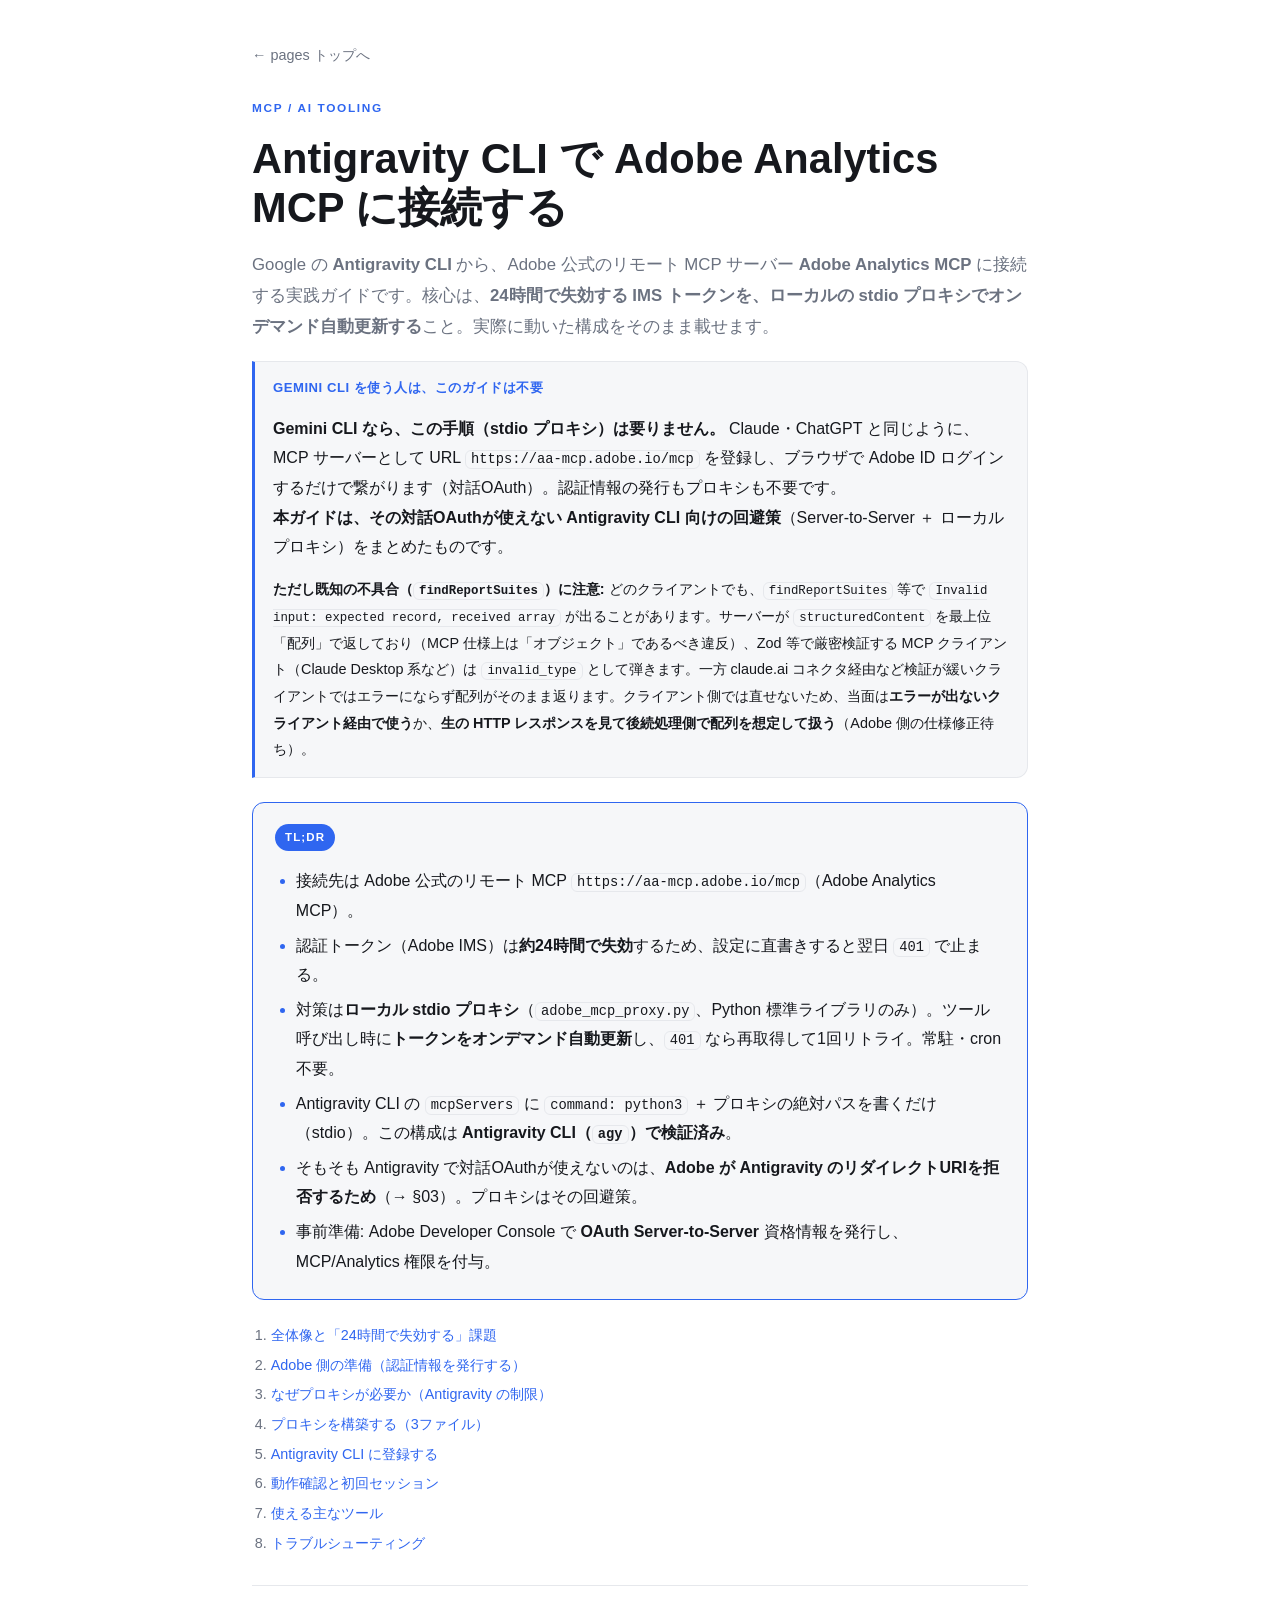
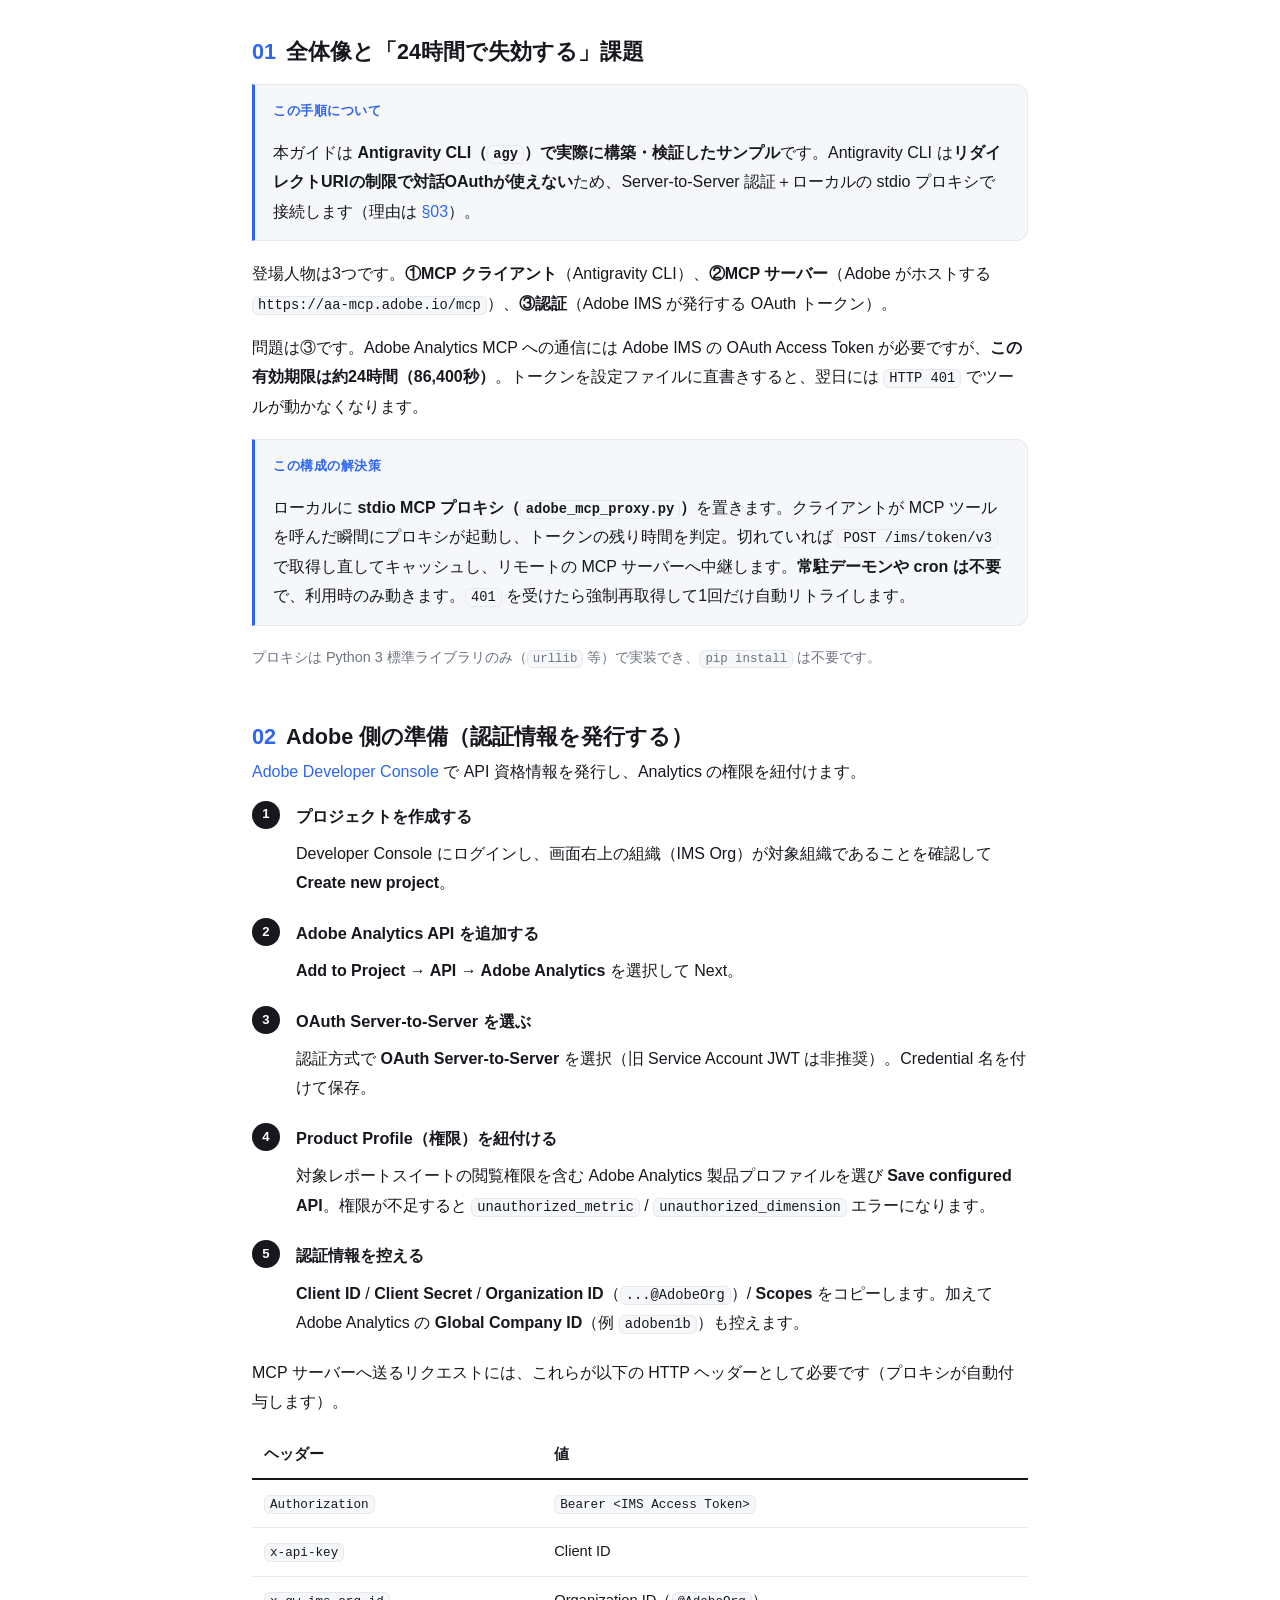
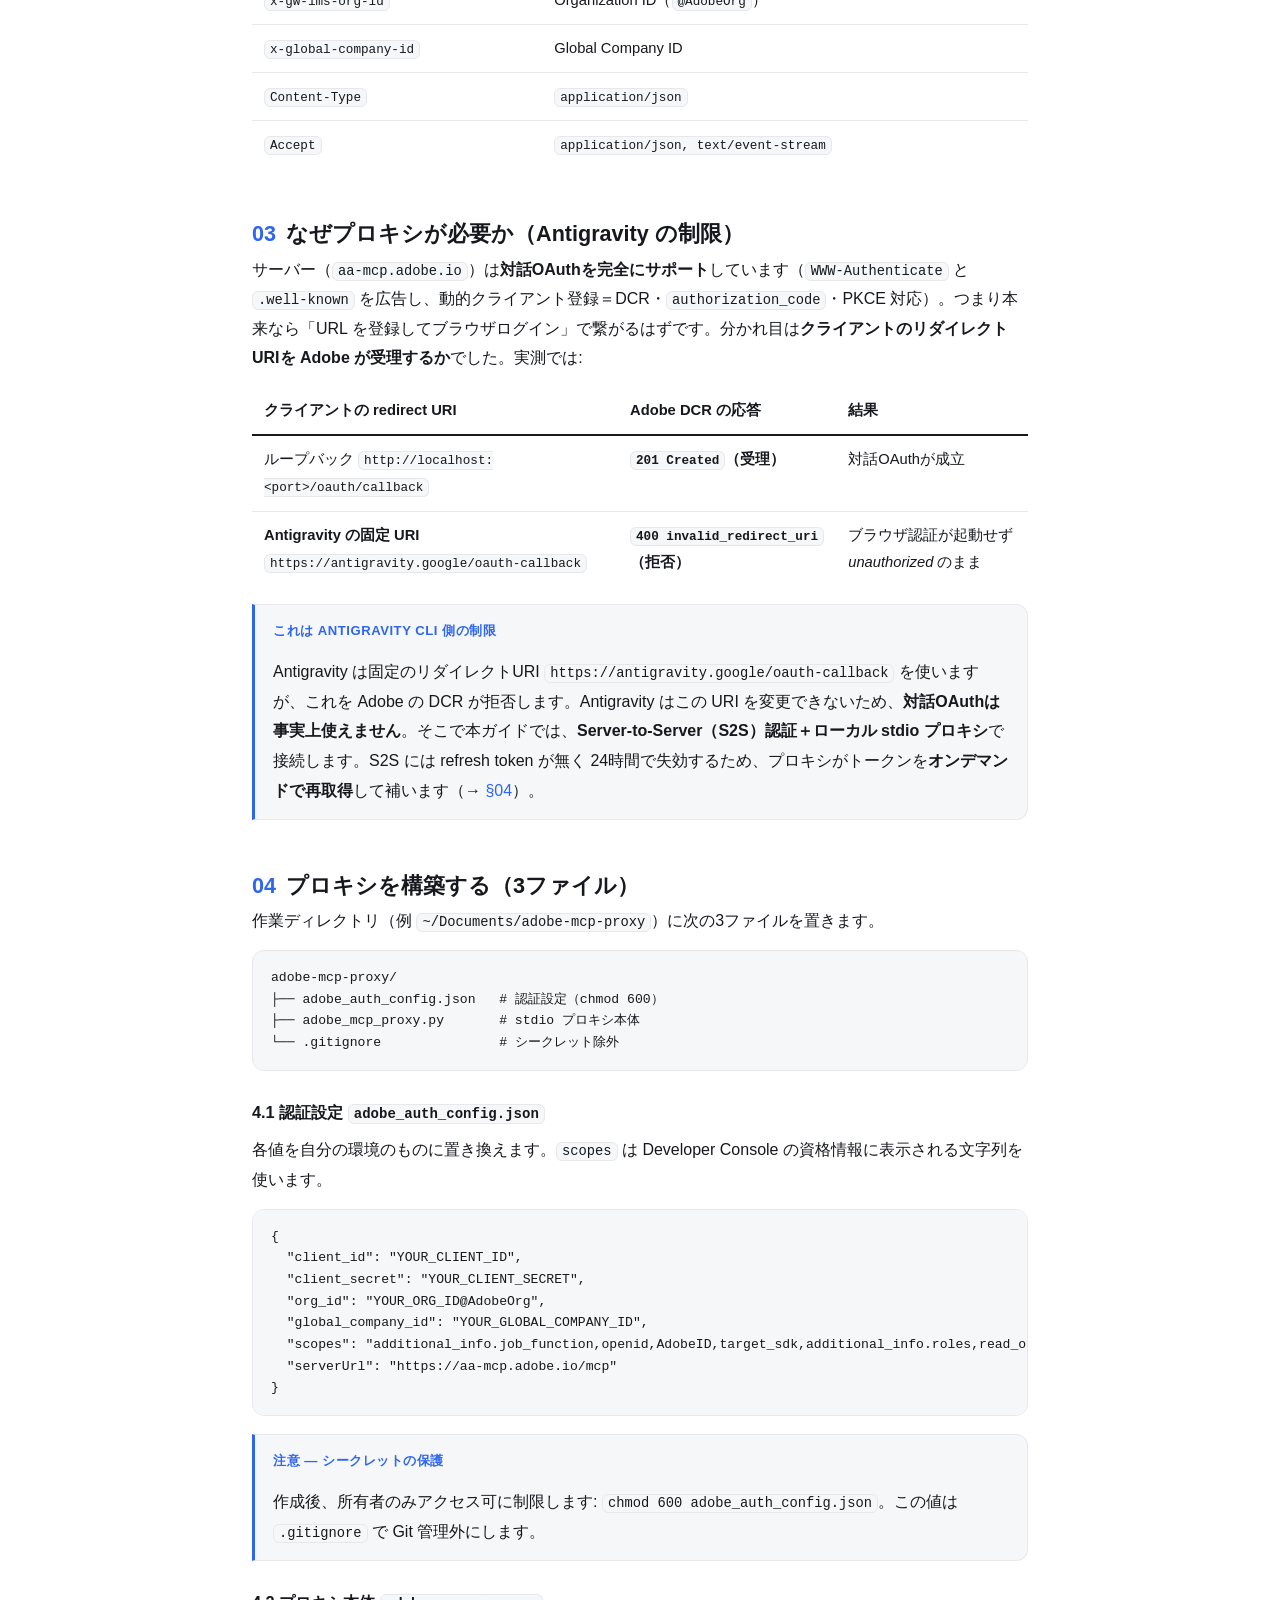
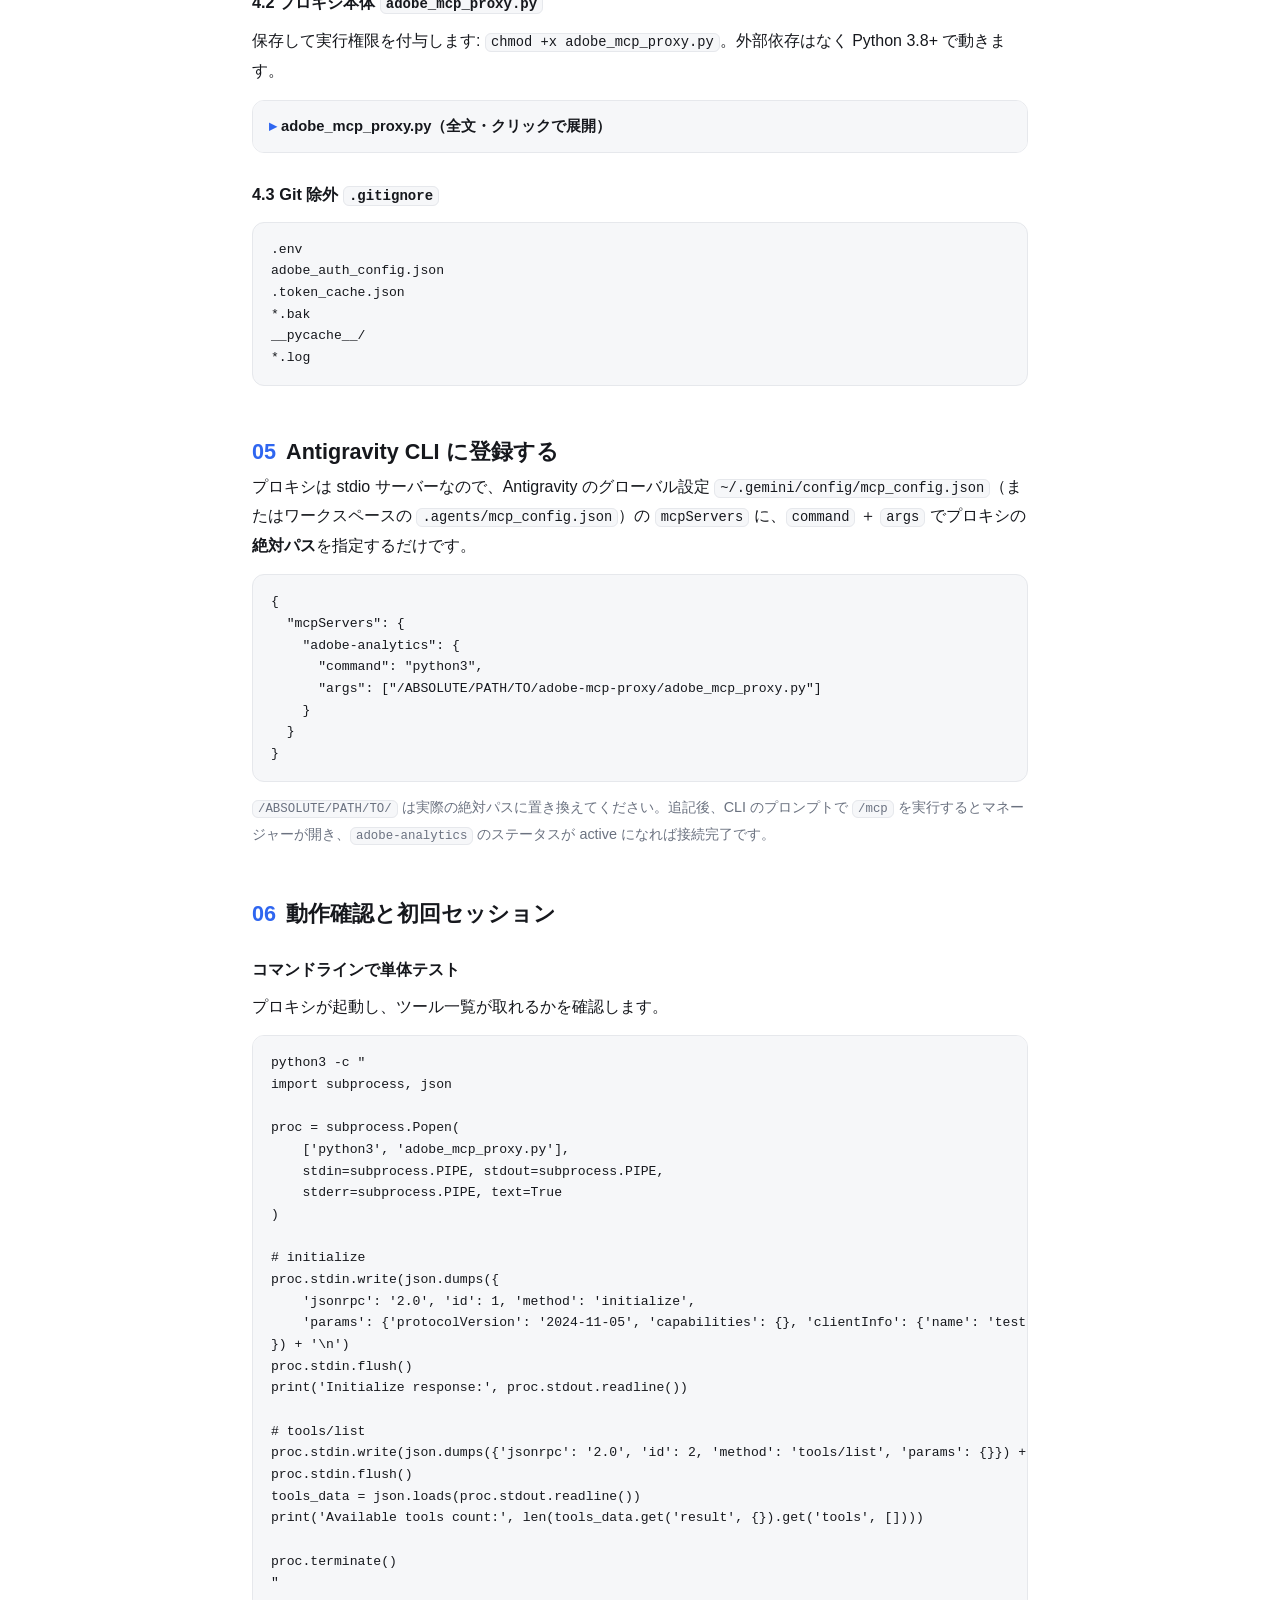
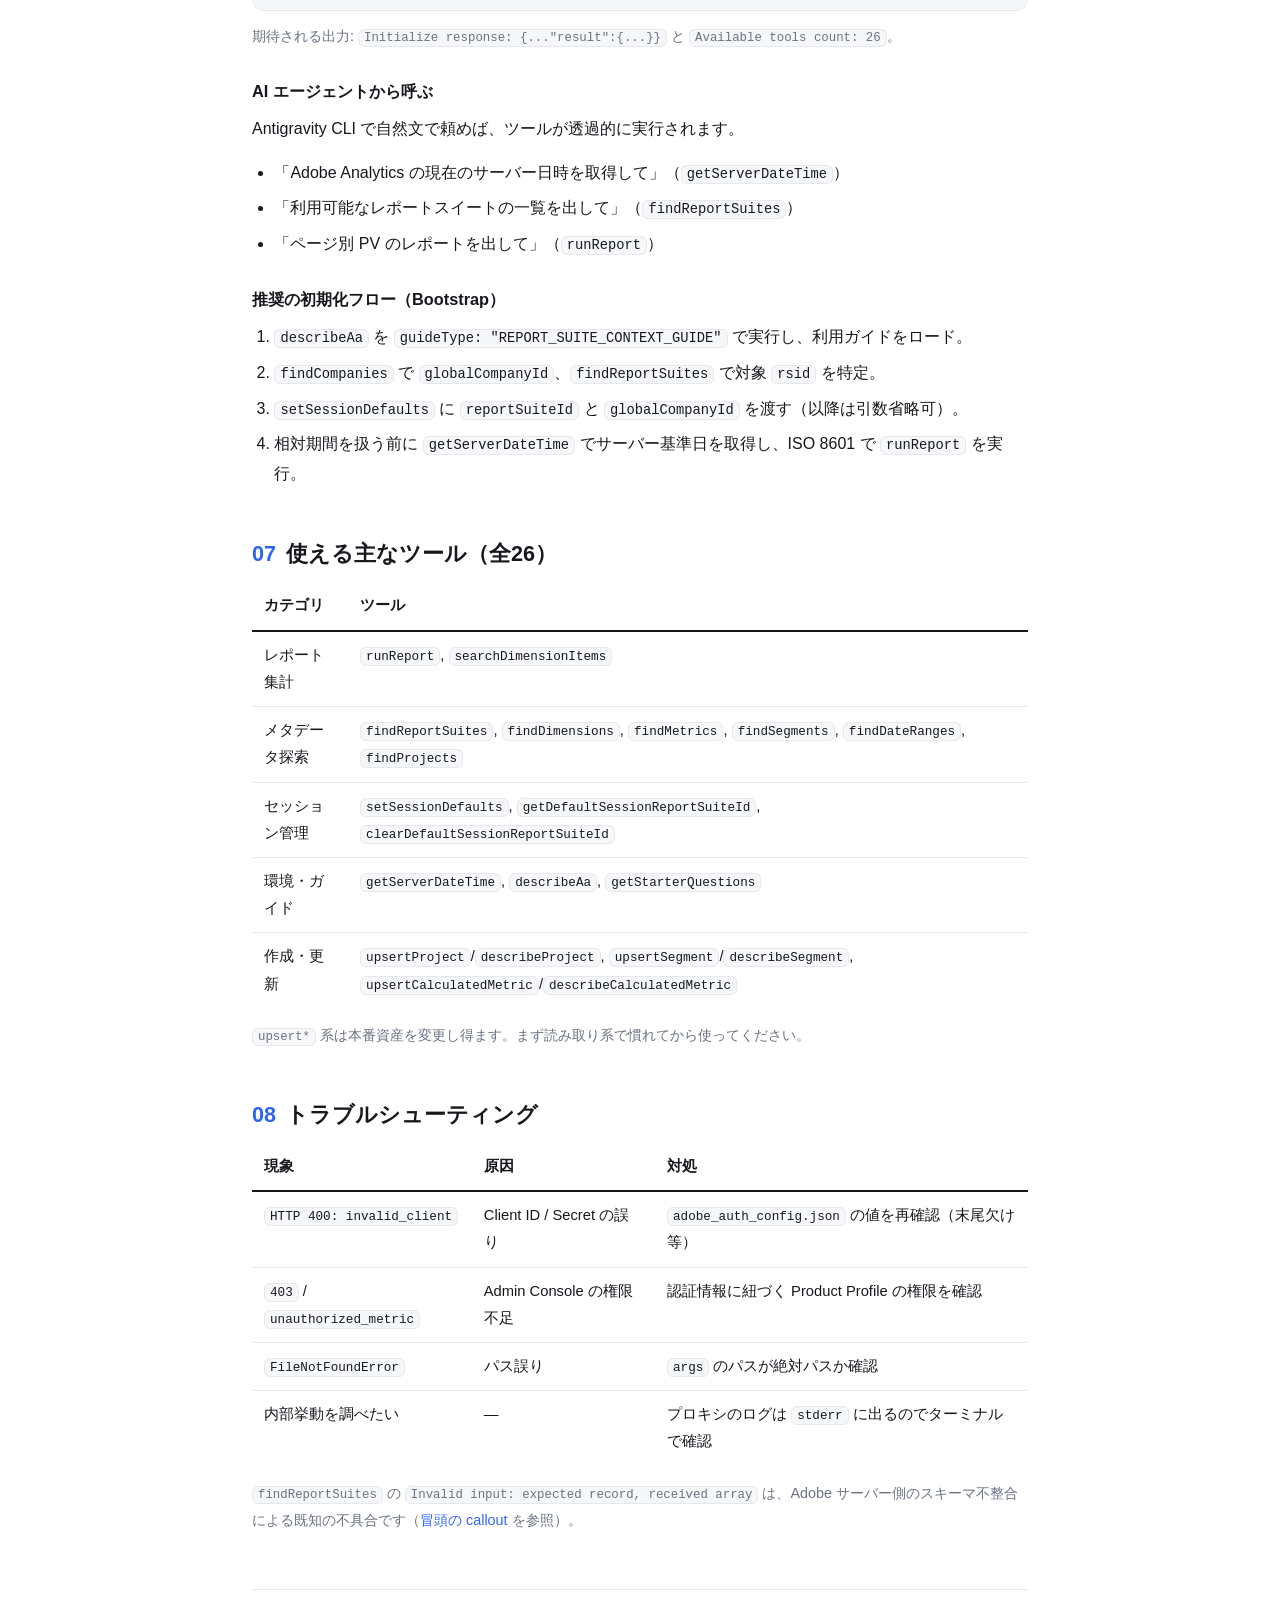
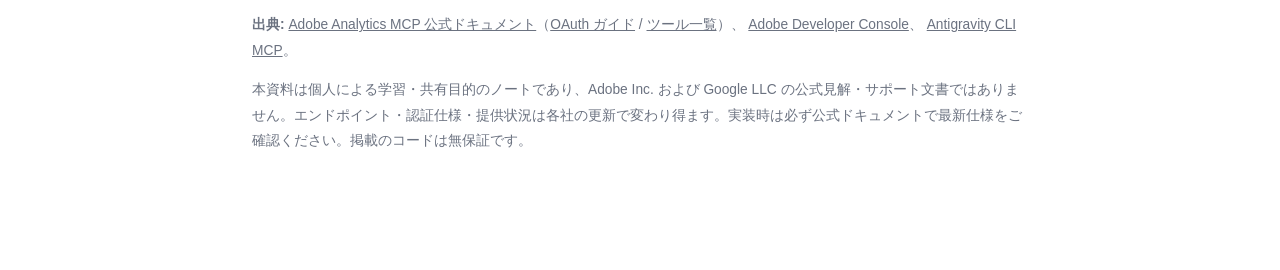
<file: mcp-integration/adobe-analytics-mcp-gemini-antigravity.html>
<!doctype html>
<html lang="ja">
<head>
  <meta charset="utf-8" />
  <meta name="viewport" content="width=device-width, initial-scale=1" />
  <meta name="description" content="Antigravity CLI から Adobe Analytics MCP に接続する実践ガイド。対話OAuthが使えない Antigravity 向けに、24時間で失効する IMS トークンをローカル stdio プロキシでオンデマンド自動更新する、実際に動いた構成をまとめた学習ノート。" />
  <title>Antigravity CLI で Adobe Analytics MCP に接続する（実践編）</title>
  <style>
    /* ===== 3色構成: 白 / ニアブラック / アクセント（青）＋ 中立グレー ===== */
    :root{
      --bg:#ffffff;
      --ink:#16181d;
      --accent:#2f66f0;
      --muted:#6b7280;
      --line:#e6e8ec;
      --surface:#f6f7f9;
      --font:-apple-system, BlinkMacSystemFont, "Hiragino Sans", "Yu Gothic UI", "Segoe UI", sans-serif;
      --mono:ui-monospace, SFMono-Regular, "SF Mono", Menlo, Consolas, monospace;
      --radius:12px;
      --max:820px;
    }
    *{box-sizing:border-box}
    html{scroll-behavior:smooth}
    body{
      margin:0; background:var(--bg); color:var(--ink);
      font-family:var(--font); line-height:1.85; font-size:16px;
      -webkit-font-smoothing:antialiased;
    }
    .wrap{max-width:var(--max); margin:0 auto; padding:40px 22px 80px}
    a{color:var(--accent); text-decoration:none}
    a:hover{text-decoration:underline}
    .backlink{color:var(--muted); font-size:.9rem}
    .backlink:hover{color:var(--accent); text-decoration:none}

    header.hero{margin:22px 0 8px; padding-bottom:26px; border-bottom:1px solid var(--line)}
    .kicker{
      display:inline-block; font-size:.74rem; font-weight:700; letter-spacing:.14em;
      text-transform:uppercase; color:var(--accent); margin-bottom:14px;
    }
    h1{font-size:clamp(1.7rem, 1.2rem + 2.4vw, 2.6rem); line-height:1.2; font-weight:750; margin:0 0 16px}
    .lede{color:var(--muted); font-size:1.05rem; margin:0}

    nav.toc{margin:22px 0 0; font-size:.9rem}
    nav.toc ol{margin:0; padding-left:1.3em; color:var(--muted)}
    nav.toc li{margin:3px 0}

    section{margin:44px 0 0; scroll-margin-top:20px}
    h2{
      font-size:1.35rem; font-weight:750; margin:0 0 6px; line-height:1.3;
      padding-top:8px;
    }
    h2 .n{color:var(--accent); font-variant-numeric:tabular-nums; margin-right:10px}
    h3{font-size:1.02rem; font-weight:700; margin:26px 0 8px}
    p{margin:0 0 14px}
    ul,ol{margin:8px 0 14px; padding-left:1.4em}
    li{margin:6px 0}
    strong{font-weight:700}
    .muted{color:var(--muted)}
    .small{font-size:.9rem}

    /* 単一のノート枠（アクセント左罫）。強調は太字で */
    .note{
      border:1px solid var(--line); border-left:3px solid var(--accent);
      background:var(--surface); border-radius:0 var(--radius) var(--radius) 0;
      padding:14px 18px; margin:18px 0;
    }
    .note p:last-child{margin-bottom:0}
    .note .label{font-weight:700; color:var(--accent); font-size:.82rem; letter-spacing:.04em; text-transform:uppercase}

    /* TL;DR: アクセント枠で全体を囲む要約ボックス */
    .tldr{
      border:1.5px solid var(--accent); border-radius:var(--radius);
      background:var(--surface); padding:18px 22px; margin:24px 0 0;
    }
    .tldr .label{
      display:inline-block; font-weight:800; color:#fff; background:var(--accent);
      font-size:.72rem; letter-spacing:.1em; padding:3px 10px; border-radius:999px; margin-bottom:10px;
    }
    .tldr ul{margin:0; padding-left:1.3em}
    .tldr li{margin:5px 0}
    .tldr li::marker{color:var(--accent)}

    /* コード: 明るいグレー面・単色 */
    code{
      font-family:var(--mono); font-size:.86em;
      background:var(--surface); border:1px solid var(--line);
      border-radius:6px; padding:1px 5px;
    }
    pre{
      font-family:var(--mono); font-size:.82rem; line-height:1.65;
      background:var(--surface); border:1px solid var(--line);
      border-radius:var(--radius); padding:16px 18px; overflow:auto;
      white-space:pre; margin:12px 0;
    }
    pre code{background:none; border:none; padding:0; font-size:inherit}

    details{border:1px solid var(--line); border-radius:var(--radius); margin:12px 0; overflow:hidden}
    details summary{
      cursor:pointer; padding:12px 16px; font-weight:700; font-size:.92rem;
      background:var(--surface); list-style:none;
    }
    details summary::-webkit-details-marker{display:none}
    details summary::before{content:"▸ "; color:var(--accent)}
    details[open] summary::before{content:"▾ "}
    details pre{border:none; border-top:1px solid var(--line); border-radius:0; margin:0}

    /* テーブル: 罫線最小・単色 */
    .tablewrap{overflow:auto; margin:14px 0}
    table{width:100%; border-collapse:collapse; font-size:.92rem; min-width:520px}
    th,td{text-align:left; padding:10px 12px; border-bottom:1px solid var(--line); vertical-align:top}
    th{font-weight:700; border-bottom:2px solid var(--ink)}
    tr:last-child td{border-bottom:none}

    /* 番号付きステップ */
    .steps{counter-reset:step; list-style:none; padding:0; margin:14px 0}
    .steps>li{counter-increment:step; position:relative; padding-left:44px; margin:0 0 20px}
    .steps>li::before{
      content:counter(step); position:absolute; left:0; top:0;
      width:28px; height:28px; border-radius:50%;
      background:var(--ink); color:#fff; font-size:.82rem; font-weight:700;
      display:flex; align-items:center; justify-content:center;
    }
    .steps>li h3{margin-top:2px}

    footer{margin-top:56px; padding-top:22px; border-top:1px solid var(--line); color:var(--muted); font-size:.86rem}
    footer a{color:var(--muted); text-decoration:underline}
  </style>
<link rel="icon" type="image/png" href="../assets/favicon.png">
<link rel="apple-touch-icon" href="../assets/favicon.png">
</head>
<body>
  <div class="wrap">
    <a class="backlink" href="../index.html">← pages トップへ</a>

    <header class="hero">
      <span class="kicker">MCP / AI Tooling</span>
      <h1>Antigravity CLI で Adobe Analytics MCP に接続する</h1>
      <p class="lede">
        Google の <strong>Antigravity CLI</strong> から、Adobe 公式のリモート MCP サーバー
        <strong>Adobe Analytics MCP</strong> に接続する実践ガイドです。核心は、<strong>24時間で失効する IMS トークンを、ローカルの stdio プロキシでオンデマンド自動更新する</strong>こと。実際に動いた構成をそのまま載せます。
      </p>
      <div class="note" id="gemini-note" style="scroll-margin-top:20px">
        <p class="label">Gemini CLI を使う人は、このガイドは不要</p>
        <p><strong>Gemini CLI なら、この手順（stdio プロキシ）は要りません。</strong> Claude・ChatGPT と同じように、MCP サーバーとして URL <code>https://aa-mcp.adobe.io/mcp</code> を登録し、ブラウザで Adobe ID ログインするだけで繋がります（対話OAuth）。認証情報の発行もプロキシも不要です。<br><strong>本ガイドは、その対話OAuthが使えない Antigravity CLI 向けの回避策</strong>（Server-to-Server ＋ ローカルプロキシ）をまとめたものです。</p>
        <p class="small"><strong>ただし既知の不具合（<code>findReportSuites</code>）に注意:</strong> どのクライアントでも、<code>findReportSuites</code> 等で <code>Invalid input: expected record, received array</code> が出ることがあります。サーバーが <code>structuredContent</code> を最上位「配列」で返しており（MCP 仕様上は「オブジェクト」であるべき違反）、Zod 等で厳密検証する MCP クライアント（Claude Desktop 系など）は <code>invalid_type</code> として弾きます。一方 claude.ai コネクタ経由など検証が緩いクライアントではエラーにならず配列がそのまま返ります。クライアント側では直せないため、当面は<strong>エラーが出ないクライアント経由で使う</strong>か、<strong>生の HTTP レスポンスを見て後続処理側で配列を想定して扱う</strong>（Adobe 側の仕様修正待ち）。</p>
      </div>
      <div class="tldr">
        <span class="label">TL;DR</span>
        <ul>
          <li>接続先は Adobe 公式のリモート MCP <code>https://aa-mcp.adobe.io/mcp</code>（Adobe Analytics MCP）。</li>
          <li>認証トークン（Adobe IMS）は<strong>約24時間で失効</strong>するため、設定に直書きすると翌日 <code>401</code> で止まる。</li>
          <li>対策は<strong>ローカル stdio プロキシ</strong>（<code>adobe_mcp_proxy.py</code>、Python 標準ライブラリのみ）。ツール呼び出し時に<strong>トークンをオンデマンド自動更新</strong>し、<code>401</code> なら再取得して1回リトライ。常駐・cron 不要。</li>
          <li>Antigravity CLI の <code>mcpServers</code> に <code>command: python3</code> ＋ プロキシの絶対パスを書くだけ（stdio）。この構成は <strong>Antigravity CLI（<code>agy</code>）で検証済み</strong>。</li>
          <li>そもそも Antigravity で対話OAuthが使えないのは、<strong>Adobe が Antigravity のリダイレクトURIを拒否するため</strong>（→ §03）。プロキシはその回避策。</li>
          <li>事前準備: Adobe Developer Console で <strong>OAuth Server-to-Server</strong> 資格情報を発行し、MCP/Analytics 権限を付与。</li>
        </ul>
      </div>
      <nav class="toc" aria-label="目次">
        <ol>
          <li><a href="#overview">全体像と「24時間で失効する」課題</a></li>
          <li><a href="#adobe">Adobe 側の準備（認証情報を発行する）</a></li>
          <li><a href="#approach">なぜプロキシが必要か（Antigravity の制限）</a></li>
          <li><a href="#build">プロキシを構築する（3ファイル）</a></li>
          <li><a href="#client">Antigravity CLI に登録する</a></li>
          <li><a href="#verify">動作確認と初回セッション</a></li>
          <li><a href="#tools">使える主なツール</a></li>
          <li><a href="#trouble">トラブルシューティング</a></li>
        </ol>
      </nav>
    </header>

    <!-- 1 -->
    <section id="overview">
      <h2><span class="n">01</span>全体像と「24時間で失効する」課題</h2>
      <div class="note">
        <p class="label">この手順について</p>
        <p>本ガイドは <strong>Antigravity CLI（<code>agy</code>）で実際に構築・検証したサンプル</strong>です。Antigravity CLI は<strong>リダイレクトURIの制限で対話OAuthが使えない</strong>ため、Server-to-Server 認証＋ローカルの stdio プロキシで接続します（理由は <a href="#approach">§03</a>）。</p>
      </div>
      <p>登場人物は3つです。<strong>①MCP クライアント</strong>（Antigravity CLI）、<strong>②MCP サーバー</strong>（Adobe がホストする <code>https://aa-mcp.adobe.io/mcp</code>）、<strong>③認証</strong>（Adobe IMS が発行する OAuth トークン）。</p>
      <p>問題は③です。Adobe Analytics MCP への通信には Adobe IMS の OAuth Access Token が必要ですが、<strong>この有効期限は約24時間（86,400秒）</strong>。トークンを設定ファイルに直書きすると、翌日には <code>HTTP 401</code> でツールが動かなくなります。</p>
      <div class="note">
        <p class="label">この構成の解決策</p>
        <p>ローカルに <strong>stdio MCP プロキシ（<code>adobe_mcp_proxy.py</code>）</strong>を置きます。クライアントが MCP ツールを呼んだ瞬間にプロキシが起動し、トークンの残り時間を判定。切れていれば <code>POST /ims/token/v3</code> で取得し直してキャッシュし、リモートの MCP サーバーへ中継します。<strong>常駐デーモンや cron は不要</strong>で、利用時のみ動きます。<code>401</code> を受けたら強制再取得して1回だけ自動リトライします。</p>
      </div>
      <p class="small muted">プロキシは Python 3 標準ライブラリのみ（<code>urllib</code> 等）で実装でき、<code>pip install</code> は不要です。</p>
    </section>

    <!-- 2 -->
    <section id="adobe">
      <h2><span class="n">02</span>Adobe 側の準備（認証情報を発行する）</h2>
      <p><a href="https://developer.adobe.com/console" target="_blank" rel="noopener">Adobe Developer Console</a> で API 資格情報を発行し、Analytics の権限を紐付けます。</p>
      <ol class="steps">
        <li>
          <h3>プロジェクトを作成する</h3>
          <p>Developer Console にログインし、画面右上の組織（IMS Org）が対象組織であることを確認して <strong>Create new project</strong>。</p>
        </li>
        <li>
          <h3>Adobe Analytics API を追加する</h3>
          <p><strong>Add to Project → API → Adobe Analytics</strong> を選択して Next。</p>
        </li>
        <li>
          <h3>OAuth Server-to-Server を選ぶ</h3>
          <p>認証方式で <strong>OAuth Server-to-Server</strong> を選択（旧 Service Account JWT は非推奨）。Credential 名を付けて保存。</p>
        </li>
        <li>
          <h3>Product Profile（権限）を紐付ける</h3>
          <p>対象レポートスイートの閲覧権限を含む Adobe Analytics 製品プロファイルを選び <strong>Save configured API</strong>。権限が不足すると <code>unauthorized_metric</code> / <code>unauthorized_dimension</code> エラーになります。</p>
        </li>
        <li>
          <h3>認証情報を控える</h3>
          <p><strong>Client ID</strong> / <strong>Client Secret</strong> / <strong>Organization ID</strong>（<code>...@AdobeOrg</code>）/ <strong>Scopes</strong> をコピーします。加えて Adobe Analytics の <strong>Global Company ID</strong>（例 <code>adoben1b</code>）も控えます。</p>
        </li>
      </ol>
      <p>MCP サーバーへ送るリクエストには、これらが以下の HTTP ヘッダーとして必要です（プロキシが自動付与します）。</p>
      <div class="tablewrap">
        <table>
          <thead><tr><th>ヘッダー</th><th>値</th></tr></thead>
          <tbody>
            <tr><td><code>Authorization</code></td><td><code>Bearer &lt;IMS Access Token&gt;</code></td></tr>
            <tr><td><code>x-api-key</code></td><td>Client ID</td></tr>
            <tr><td><code>x-gw-ims-org-id</code></td><td>Organization ID（<code>@AdobeOrg</code>）</td></tr>
            <tr><td><code>x-global-company-id</code></td><td>Global Company ID</td></tr>
            <tr><td><code>Content-Type</code></td><td><code>application/json</code></td></tr>
            <tr><td><code>Accept</code></td><td><code>application/json, text/event-stream</code></td></tr>
          </tbody>
        </table>
      </div>
    </section>

    <!-- 3 -->
    <section id="approach">
      <h2><span class="n">03</span>なぜプロキシが必要か（Antigravity の制限）</h2>
      <p>サーバー（<code>aa-mcp.adobe.io</code>）は<strong>対話OAuthを完全にサポート</strong>しています（<code>WWW-Authenticate</code> と <code>.well-known</code> を広告し、動的クライアント登録＝DCR・<code>authorization_code</code>・PKCE 対応）。つまり本来なら「URL を登録してブラウザログイン」で繋がるはずです。分かれ目は<strong>クライアントのリダイレクトURIを Adobe が受理するか</strong>でした。実測では:</p>
      <div class="tablewrap">
        <table>
          <thead>
            <tr><th>クライアントの redirect URI</th><th>Adobe DCR の応答</th><th>結果</th></tr>
          </thead>
          <tbody>
            <tr>
              <td>ループバック <code>http://localhost:&lt;port&gt;/oauth/callback</code></td>
              <td><strong><code>201 Created</code>（受理）</strong></td>
              <td>対話OAuthが成立</td>
            </tr>
            <tr>
              <td><strong>Antigravity の固定 URI</strong> <code>https://antigravity.google/oauth-callback</code></td>
              <td><strong><code>400 invalid_redirect_uri</code>（拒否）</strong></td>
              <td>ブラウザ認証が起動せず <em>unauthorized</em> のまま</td>
            </tr>
          </tbody>
        </table>
      </div>
      <div class="note">
        <p class="label">これは Antigravity CLI 側の制限</p>
        <p>Antigravity は固定のリダイレクトURI <code>https://antigravity.google/oauth-callback</code> を使いますが、これを Adobe の DCR が拒否します。Antigravity はこの URI を変更できないため、<strong>対話OAuthは事実上使えません</strong>。そこで本ガイドでは、<strong>Server-to-Server（S2S）認証＋ローカル stdio プロキシ</strong>で接続します。S2S には refresh token が無く 24時間で失効するため、プロキシがトークンを<strong>オンデマンドで再取得</strong>して補います（→ <a href="#build">§04</a>）。</p>
      </div>
    </section>

    <!-- 4 -->
    <section id="build">
      <h2><span class="n">04</span>プロキシを構築する（3ファイル）</h2>
      <p>作業ディレクトリ（例 <code>~/Documents/adobe-mcp-proxy</code>）に次の3ファイルを置きます。</p>
      <pre><code>adobe-mcp-proxy/
├── adobe_auth_config.json   # 認証設定（chmod 600）
├── adobe_mcp_proxy.py       # stdio プロキシ本体
└── .gitignore               # シークレット除外</code></pre>

      <h3>4.1 認証設定 <code>adobe_auth_config.json</code></h3>
      <p>各値を自分の環境のものに置き換えます。<code>scopes</code> は Developer Console の資格情報に表示される文字列を使います。</p>
      <pre><code>{
  "client_id": "YOUR_CLIENT_ID",
  "client_secret": "YOUR_CLIENT_SECRET",
  "org_id": "YOUR_ORG_ID@AdobeOrg",
  "global_company_id": "YOUR_GLOBAL_COMPANY_ID",
  "scopes": "additional_info.job_function,openid,AdobeID,target_sdk,additional_info.roles,read_organizations,additional_info.projectedProductContext",
  "serverUrl": "https://aa-mcp.adobe.io/mcp"
}</code></pre>
      <div class="note">
        <p class="label">注意 — シークレットの保護</p>
        <p>作成後、所有者のみアクセス可に制限します: <code>chmod 600 adobe_auth_config.json</code>。この値は <code>.gitignore</code> で Git 管理外にします。</p>
      </div>

      <h3>4.2 プロキシ本体 <code>adobe_mcp_proxy.py</code></h3>
      <p>保存して実行権限を付与します: <code>chmod +x adobe_mcp_proxy.py</code>。外部依存はなく Python 3.8+ で動きます。</p>
      <details>
        <summary>adobe_mcp_proxy.py（全文・クリックで展開）</summary>
<pre><code>#!/usr/bin/env python3
"""
Adobe Analytics MCP Stdio Proxy
-------------------------------
Acts as a local stdio MCP server that proxies all JSON-RPC requests
to the remote Adobe Analytics MCP server (https://aa-mcp.adobe.io/mcp).

Token Management:
- Completely on-demand (no cron, no background daemons).
- When the AI client uses MCP, this proxy automatically checks token validity.
- If expired or missing, it transparently requests a new token from Adobe IMS
  and caches it for future calls.
- If a 401 Unauthorized occurs, it automatically refreshes the token and retries.
"""

import base64
import json
import os
import pathlib
import sys
import time
import urllib.error
import urllib.parse
import urllib.request

IMS_TOKEN_URL = "https://ims-na1.adobelogin.com/ims/token/v3"
DEFAULT_MCP_REMOTE_URL = "https://aa-mcp.adobe.io/mcp"
SCRIPT_DIR = os.path.dirname(os.path.abspath(__file__))
DEFAULT_CONFIG_PATH = os.path.join(SCRIPT_DIR, "adobe_auth_config.json")
TOKEN_CACHE_FILE = os.path.join(SCRIPT_DIR, ".token_cache.json")


def debug_log(msg: str):
    """Log to stderr so as not to interfere with MCP JSON-RPC on stdout."""
    sys.stderr.write(f"[adobe-mcp-proxy] {msg}\n")
    sys.stderr.flush()


class AdobeMcpProxy:
    def __init__(self, config_path: str = DEFAULT_CONFIG_PATH):
        self.config_path = config_path
        self.config = self.load_config()
        self.remote_url = self.config.get("serverUrl", DEFAULT_MCP_REMOTE_URL)
        self.access_token = None
        self.expires_at = 0
        self.session_id = None
        self.load_cached_token()

    def load_config(self) -> dict:
        cfg = {}
        if os.path.isfile(self.config_path):
            try:
                with open(self.config_path, "r", encoding="utf-8") as f:
                    cfg = json.load(f)
            except Exception as e:
                debug_log(f"Warning: Failed to load config from {self.config_path}: {e}")

        return {
            "client_id": cfg.get("client_id") or os.environ.get("ADOBE_CLIENT_ID", ""),
            "client_secret": cfg.get("client_secret") or os.environ.get("ADOBE_CLIENT_SECRET", ""),
            "org_id": cfg.get("org_id") or os.environ.get("ADOBE_ORG_ID", ""),
            "global_company_id": cfg.get("global_company_id") or os.environ.get("ADOBE_GLOBAL_COMPANY_ID", ""),
            "scopes": cfg.get("scopes") or os.environ.get(
                "ADOBE_SCOPES",
                "additional_info.job_function,openid,AdobeID,target_sdk,additional_info.roles,read_organizations,additional_info.projectedProductContext"
            ),
            "serverUrl": cfg.get("serverUrl", DEFAULT_MCP_REMOTE_URL),
        }

    def load_cached_token(self):
        """Load token from disk cache if still valid."""
        if not os.path.isfile(TOKEN_CACHE_FILE):
            return
        try:
            with open(TOKEN_CACHE_FILE, "r", encoding="utf-8") as f:
                data = json.load(f)
            token = data.get("access_token")
            exp = float(data.get("expires_at", 0))
            if token and exp > time.time() + 60:
                self.access_token = token
                self.expires_at = exp
                debug_log(f"Loaded cached token (valid for {(exp - time.time()) / 3600:.1f} more hours)")
        except Exception as e:
            debug_log(f"Failed to read token cache: {e}")

    def save_cached_token(self, token: str, expires_in: float):
        """Save token to disk cache."""
        self.access_token = token
        self.expires_at = time.time() + expires_in
        try:
            with open(TOKEN_CACHE_FILE, "w", encoding="utf-8") as f:
                json.dump({"access_token": token, "expires_at": self.expires_at}, f)
            os.chmod(TOKEN_CACHE_FILE, 0o600)
        except Exception as e:
            debug_log(f"Failed to save token cache: {e}")

    def get_valid_token(self, force_refresh: bool = False) -> str:
        """Return a valid token, refreshing on-demand if necessary."""
        now = time.time()
        # Refresh if token missing, expired, or less than 5 minutes remaining
        if not force_refresh and self.access_token and (self.expires_at - now > 300):
            return self.access_token

        debug_log("Refreshing Adobe IMS Access Token on-demand...")
        client_secret = self.config.get("client_secret")
        if not client_secret:
            raise ValueError("Client secret is missing in adobe_auth_config.json")

        form_data = urllib.parse.urlencode({
            "client_id": self.config["client_id"],
            "client_secret": client_secret,
            "grant_type": "client_credentials",
            "scope": self.config["scopes"],
        }).encode("utf-8")

        req = urllib.request.Request(
            IMS_TOKEN_URL,
            data=form_data,
            headers={
                "Content-Type": "application/x-www-form-urlencoded",
                "User-Agent": "Adobe-MCP-Proxy/1.0",
            },
            method="POST",
        )

        try:
            with urllib.request.urlopen(req, timeout=30) as resp:
                resp_data = json.loads(resp.read().decode("utf-8"))
            new_token = resp_data.get("access_token")
            expires_in = float(resp_data.get("expires_in", 86400))
            if not new_token:
                raise RuntimeError(f"Unexpected token response: {resp_data}")

            self.save_cached_token(new_token, expires_in)
            debug_log(f"New access token obtained successfully (expires in {expires_in / 3600:.1f}h)!")
            return new_token
        except urllib.error.HTTPError as e:
            err = e.read().decode("utf-8")
            raise RuntimeError(f"Adobe IMS error (HTTP {e.code}): {err}") from e

    def forward_request(self, payload: dict, retry_count: int = 0) -> dict | None:
        """Forward JSON-RPC request to the remote Adobe MCP endpoint."""
        token = self.get_valid_token()
        headers = {
            "Authorization": f"Bearer {token}",
            "x-api-key": self.config["client_id"],
            "x-gw-ims-org-id": self.config["org_id"],
            "x-global-company-id": self.config["global_company_id"],
            "Content-Type": "application/json",
            "Accept": "application/json, text/event-stream",
        }
        if self.session_id:
            headers["Mcp-Session-Id"] = self.session_id

        data = json.dumps(payload).encode("utf-8")
        req = urllib.request.Request(self.remote_url, data=data, headers=headers, method="POST")

        try:
            with urllib.request.urlopen(req, timeout=60) as resp:
                sess = resp.headers.get("Mcp-Session-Id") or resp.headers.get("X-Session-Id")
                if sess:
                    self.session_id = sess
                resp_body = resp.read().decode("utf-8")
                if not resp_body.strip():
                    return None
                return json.loads(resp_body)
        except urllib.error.HTTPError as e:
            if e.code == 401 and retry_count == 0:
                debug_log("Received 401 Unauthorized from Adobe MCP server. Retrying with fresh token...")
                self.get_valid_token(force_refresh=True)
                return self.forward_request(payload, retry_count=1)
            err_body = e.read().decode("utf-8")
            debug_log(f"HTTP Error {e.code} from remote server: {err_body}")
            req_id = payload.get("id")
            if req_id is not None:
                return {
                    "jsonrpc": "2.0",
                    "id": req_id,
                    "error": {
                        "code": -32603,
                        "message": f"Remote MCP error ({e.code}): {err_body}",
                    },
                }
            return None
        except Exception as e:
            debug_log(f"Communication error with remote MCP: {e}")
            req_id = payload.get("id")
            if req_id is not None:
                return {
                    "jsonrpc": "2.0",
                    "id": req_id,
                    "error": {
                        "code": -32603,
                        "message": f"Proxy communication error: {str(e)}",
                    },
                }
            return None

    def run(self):
        """Main stdio loop reading JSON-RPC lines from stdin and writing to stdout."""
        debug_log("Adobe MCP Stdio Proxy started.")
        while True:
            try:
                line = sys.stdin.readline()
                if not line:
                    break
                line = line.strip()
                if not line:
                    continue

                try:
                    payload = json.loads(line)
                except json.JSONDecodeError as e:
                    debug_log(f"Invalid JSON received on stdin: {e}")
                    continue

                method = payload.get("method", "response")
                req_id = payload.get("id")
                debug_log(f"Processing method='{method}', id={req_id}")

                res = self.forward_request(payload)
                if res is not None:
                    out_line = json.dumps(res, ensure_ascii=False)
                    sys.stdout.write(out_line + "\n")
                    sys.stdout.flush()

            except (KeyboardInterrupt, SystemExit):
                break
            except Exception as e:
                debug_log(f"Unexpected error in proxy loop: {e}")

        debug_log("Adobe MCP Stdio Proxy stopped.")


if __name__ == "__main__":
    proxy = AdobeMcpProxy()
    proxy.run()</code></pre>
      </details>

      <h3>4.3 Git 除外 <code>.gitignore</code></h3>
<pre><code>.env
adobe_auth_config.json
.token_cache.json
*.bak
__pycache__/
*.log</code></pre>
    </section>

    <!-- 5 -->
    <section id="client">
      <h2><span class="n">05</span>Antigravity CLI に登録する</h2>
      <p>プロキシは stdio サーバーなので、Antigravity のグローバル設定 <code>~/.gemini/config/mcp_config.json</code>（またはワークスペースの <code>.agents/mcp_config.json</code>）の <code>mcpServers</code> に、<code>command</code> ＋ <code>args</code> でプロキシの<strong>絶対パス</strong>を指定するだけです。</p>
<pre><code>{
  "mcpServers": {
    "adobe-analytics": {
      "command": "python3",
      "args": ["/ABSOLUTE/PATH/TO/adobe-mcp-proxy/adobe_mcp_proxy.py"]
    }
  }
}</code></pre>
      <p class="small muted"><code>/ABSOLUTE/PATH/TO/</code> は実際の絶対パスに置き換えてください。追記後、CLI のプロンプトで <code>/mcp</code> を実行するとマネージャーが開き、<code>adobe-analytics</code> のステータスが active になれば接続完了です。</p>
    </section>

    <!-- 6 -->
    <section id="verify">
      <h2><span class="n">06</span>動作確認と初回セッション</h2>
      <h3>コマンドラインで単体テスト</h3>
      <p>プロキシが起動し、ツール一覧が取れるかを確認します。</p>
<pre><code>python3 -c "
import subprocess, json

proc = subprocess.Popen(
    ['python3', 'adobe_mcp_proxy.py'],
    stdin=subprocess.PIPE, stdout=subprocess.PIPE,
    stderr=subprocess.PIPE, text=True
)

# initialize
proc.stdin.write(json.dumps({
    'jsonrpc': '2.0', 'id': 1, 'method': 'initialize',
    'params': {'protocolVersion': '2024-11-05', 'capabilities': {}, 'clientInfo': {'name': 'test', 'version': '1.0'}}
}) + '\n')
proc.stdin.flush()
print('Initialize response:', proc.stdout.readline())

# tools/list
proc.stdin.write(json.dumps({'jsonrpc': '2.0', 'id': 2, 'method': 'tools/list', 'params': {}}) + '\n')
proc.stdin.flush()
tools_data = json.loads(proc.stdout.readline())
print('Available tools count:', len(tools_data.get('result', {}).get('tools', [])))

proc.terminate()
"</code></pre>
      <p class="small muted">期待される出力: <code>Initialize response: {..."result":{...}}</code> と <code>Available tools count: 26</code>。</p>

      <h3>AI エージェントから呼ぶ</h3>
      <p>Antigravity CLI で自然文で頼めば、ツールが透過的に実行されます。</p>
      <ul>
        <li>「Adobe Analytics の現在のサーバー日時を取得して」（<code>getServerDateTime</code>）</li>
        <li>「利用可能なレポートスイートの一覧を出して」（<code>findReportSuites</code>）</li>
        <li>「ページ別 PV のレポートを出して」（<code>runReport</code>）</li>
      </ul>

      <h3>推奨の初期化フロー（Bootstrap）</h3>
      <ol>
        <li><code>describeAa</code> を <code>guideType: "REPORT_SUITE_CONTEXT_GUIDE"</code> で実行し、利用ガイドをロード。</li>
        <li><code>findCompanies</code> で <code>globalCompanyId</code>、<code>findReportSuites</code> で対象 <code>rsid</code> を特定。</li>
        <li><code>setSessionDefaults</code> に <code>reportSuiteId</code> と <code>globalCompanyId</code> を渡す（以降は引数省略可）。</li>
        <li>相対期間を扱う前に <code>getServerDateTime</code> でサーバー基準日を取得し、ISO 8601 で <code>runReport</code> を実行。</li>
      </ol>
    </section>

    <!-- 7 -->
    <section id="tools">
      <h2><span class="n">07</span>使える主なツール（全26）</h2>
      <div class="tablewrap">
        <table>
          <thead><tr><th>カテゴリ</th><th>ツール</th></tr></thead>
          <tbody>
            <tr><td>レポート集計</td><td><code>runReport</code>, <code>searchDimensionItems</code></td></tr>
            <tr><td>メタデータ探索</td><td><code>findReportSuites</code>, <code>findDimensions</code>, <code>findMetrics</code>, <code>findSegments</code>, <code>findDateRanges</code>, <code>findProjects</code></td></tr>
            <tr><td>セッション管理</td><td><code>setSessionDefaults</code>, <code>getDefaultSessionReportSuiteId</code>, <code>clearDefaultSessionReportSuiteId</code></td></tr>
            <tr><td>環境・ガイド</td><td><code>getServerDateTime</code>, <code>describeAa</code>, <code>getStarterQuestions</code></td></tr>
            <tr><td>作成・更新</td><td><code>upsertProject</code>/<code>describeProject</code>, <code>upsertSegment</code>/<code>describeSegment</code>, <code>upsertCalculatedMetric</code>/<code>describeCalculatedMetric</code></td></tr>
          </tbody>
        </table>
      </div>
      <p class="small muted"><code>upsert*</code> 系は本番資産を変更し得ます。まず読み取り系で慣れてから使ってください。</p>
    </section>

    <!-- 8 -->
    <section id="trouble">
      <h2><span class="n">08</span>トラブルシューティング</h2>
      <div class="tablewrap">
        <table>
          <thead><tr><th>現象</th><th>原因</th><th>対処</th></tr></thead>
          <tbody>
            <tr><td><code>HTTP 400: invalid_client</code></td><td>Client ID / Secret の誤り</td><td><code>adobe_auth_config.json</code> の値を再確認（末尾欠け等）</td></tr>
            <tr><td><code>403</code> / <code>unauthorized_metric</code></td><td>Admin Console の権限不足</td><td>認証情報に紐づく Product Profile の権限を確認</td></tr>
            <tr><td><code>FileNotFoundError</code></td><td>パス誤り</td><td><code>args</code> のパスが絶対パスか確認</td></tr>
            <tr><td>内部挙動を調べたい</td><td>—</td><td>プロキシのログは <code>stderr</code> に出るのでターミナルで確認</td></tr>
          </tbody>
        </table>
      </div>
      <p class="small muted"><code>findReportSuites</code> の <code>Invalid input: expected record, received array</code> は、Adobe サーバー側のスキーマ不整合による既知の不具合です（<a href="#gemini-note">冒頭の callout</a> を参照）。</p>
    </section>

    <footer>
      <p><strong>出典:</strong>
        <a href="https://developer.adobe.com/analytics-mcp/docs/" target="_blank" rel="noopener">Adobe Analytics MCP 公式ドキュメント</a>（<a href="https://developer.adobe.com/analytics-mcp/docs/guides/oauth" target="_blank" rel="noopener">OAuth ガイド</a> / <a href="https://developer.adobe.com/analytics-mcp/docs/aa/reference" target="_blank" rel="noopener">ツール一覧</a>）、
        <a href="https://developer.adobe.com/console" target="_blank" rel="noopener">Adobe Developer Console</a>、
        <a href="https://antigravity.google/docs/cli/mcp/" target="_blank" rel="noopener">Antigravity CLI MCP</a>。
      </p>
      <p>本資料は個人による学習・共有目的のノートであり、Adobe Inc. および Google LLC の公式見解・サポート文書ではありません。エンドポイント・認証仕様・提供状況は各社の更新で変わり得ます。実装時は必ず公式ドキュメントで最新仕様をご確認ください。掲載のコードは無保証です。</p>
    </footer>

  </div>
</body>
</html>
</file>
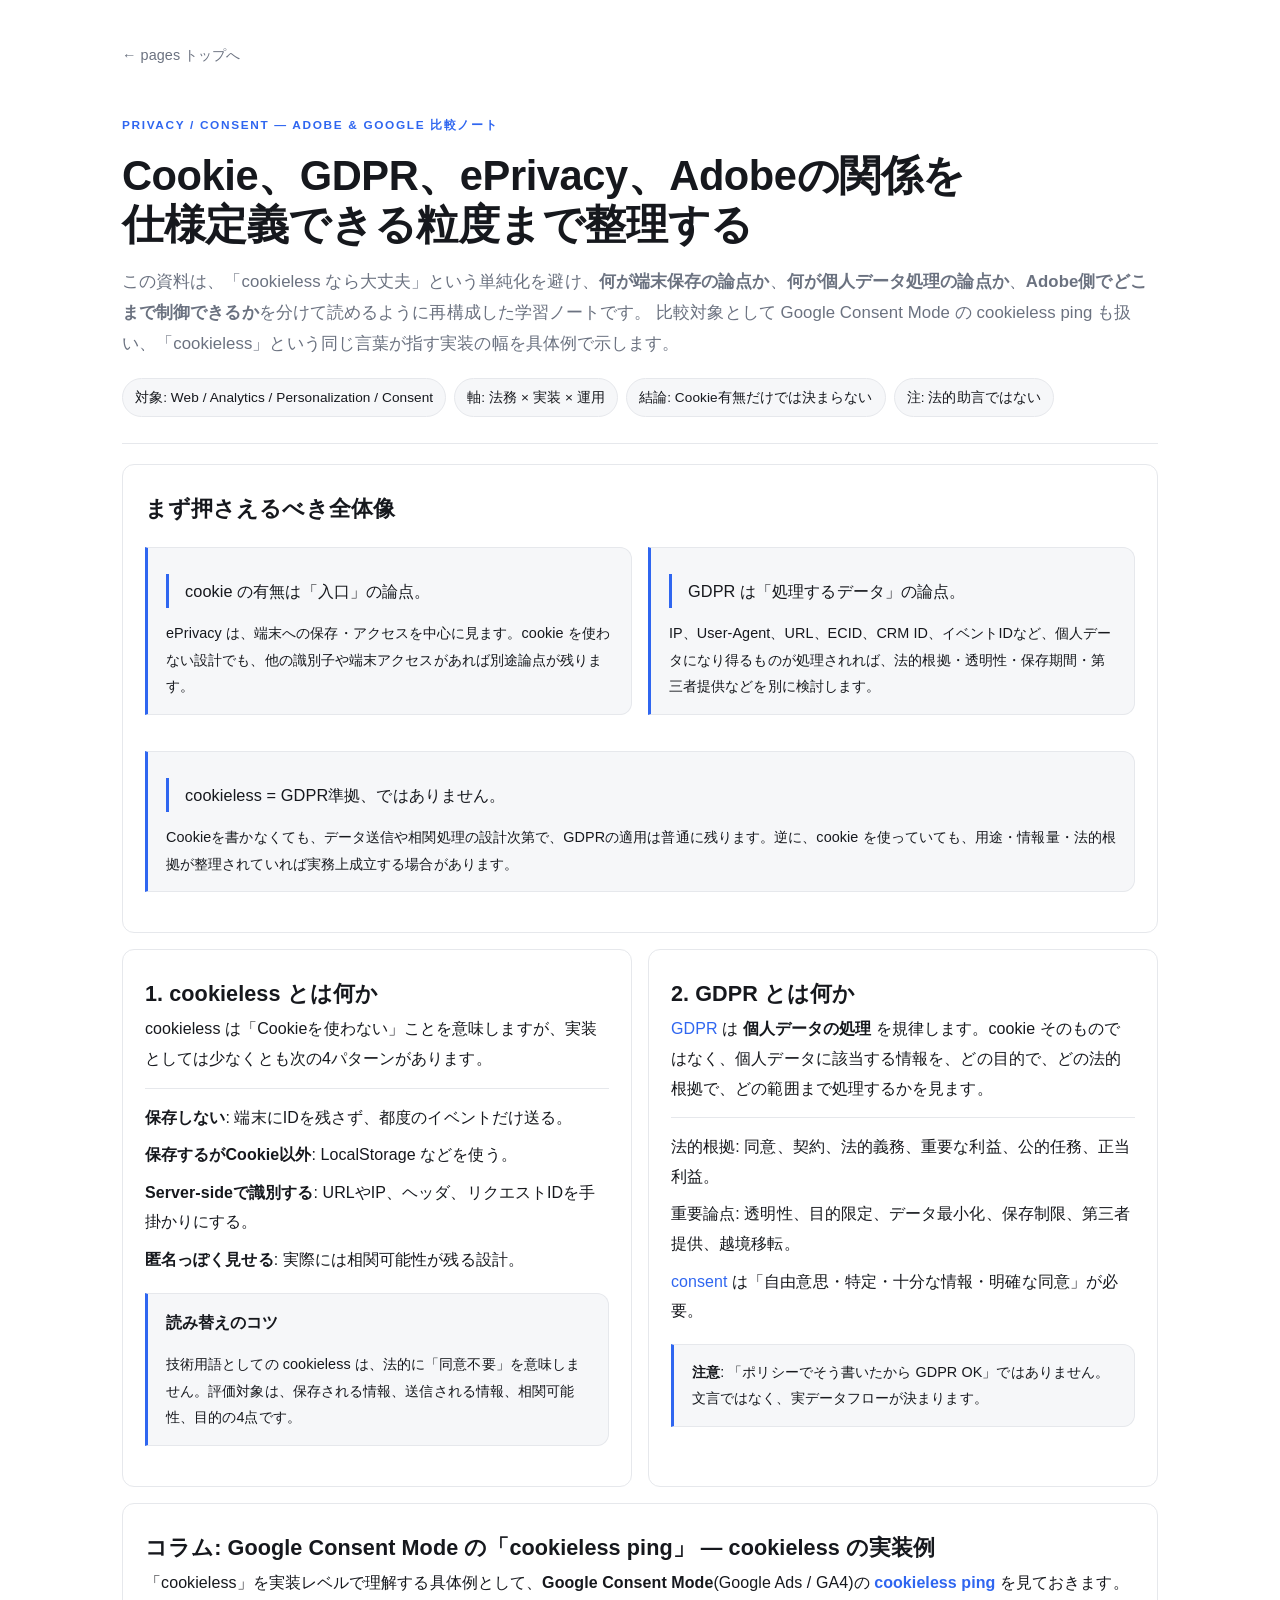
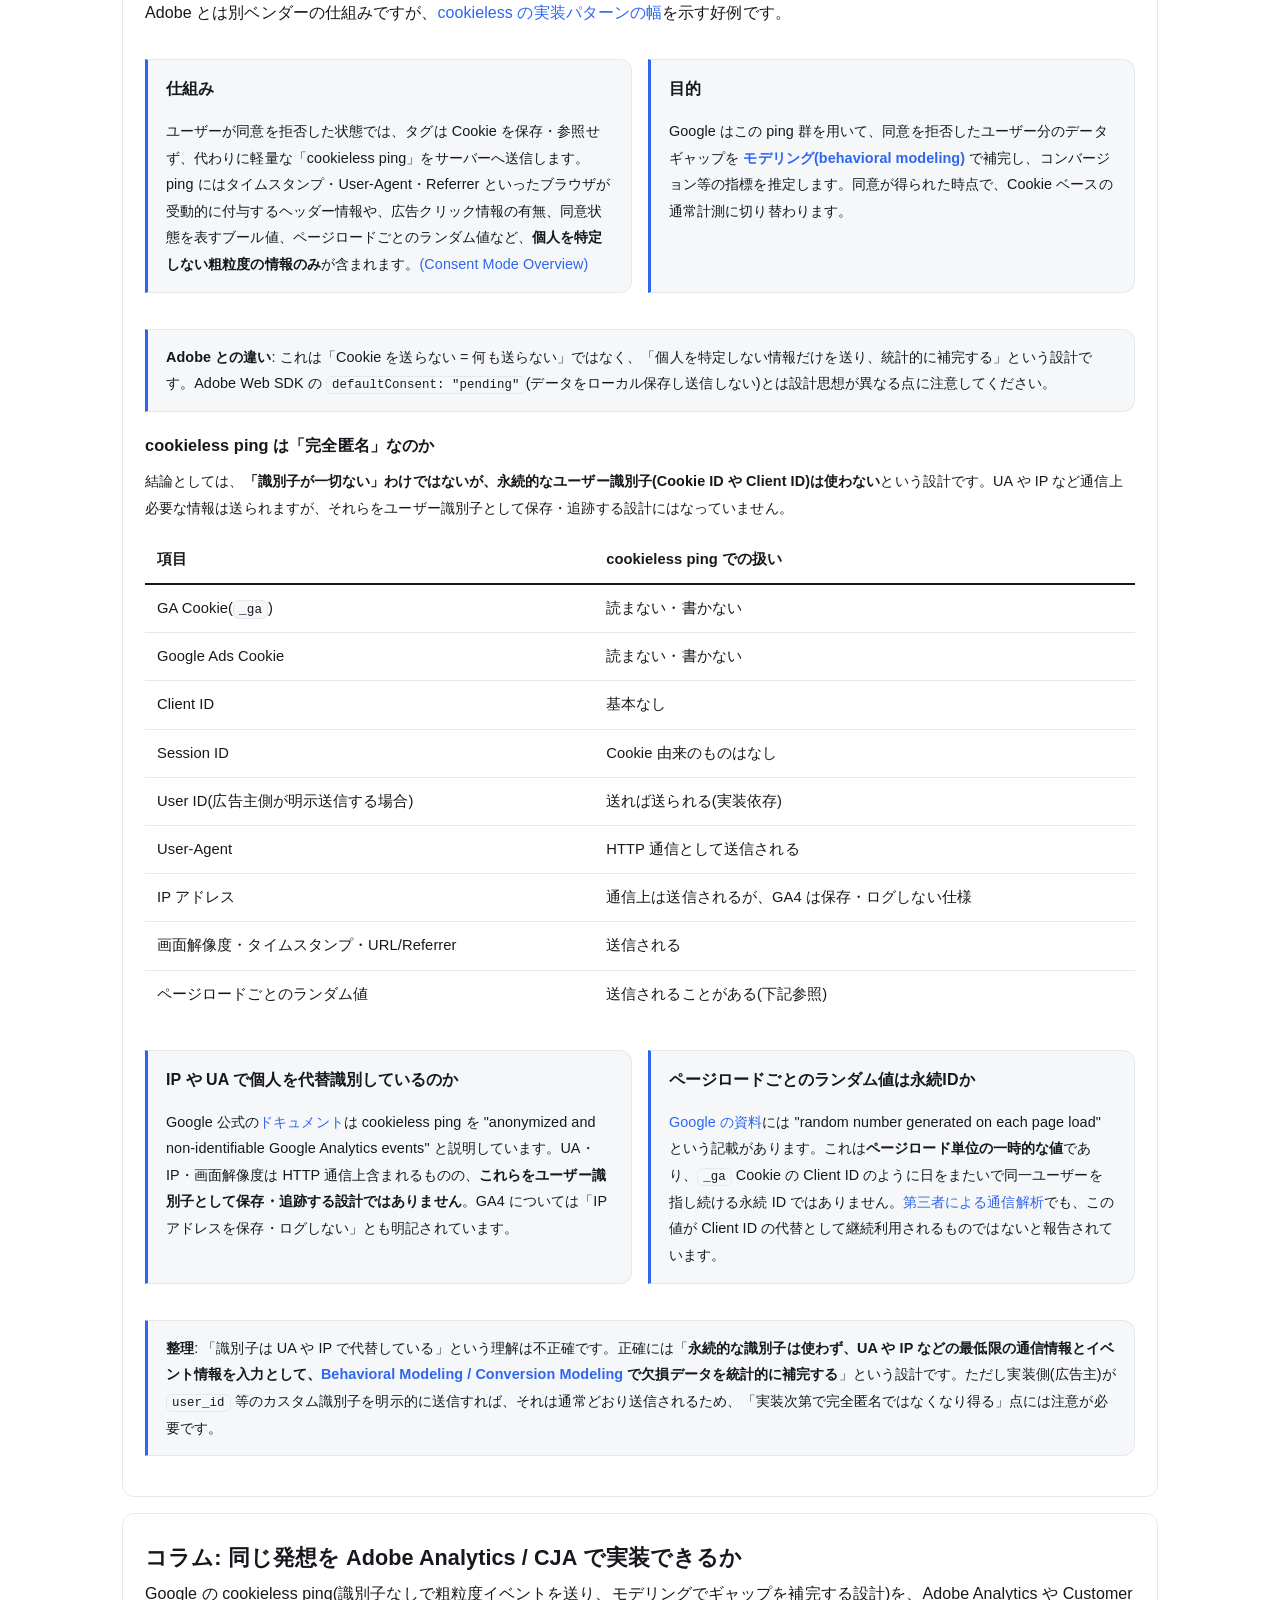
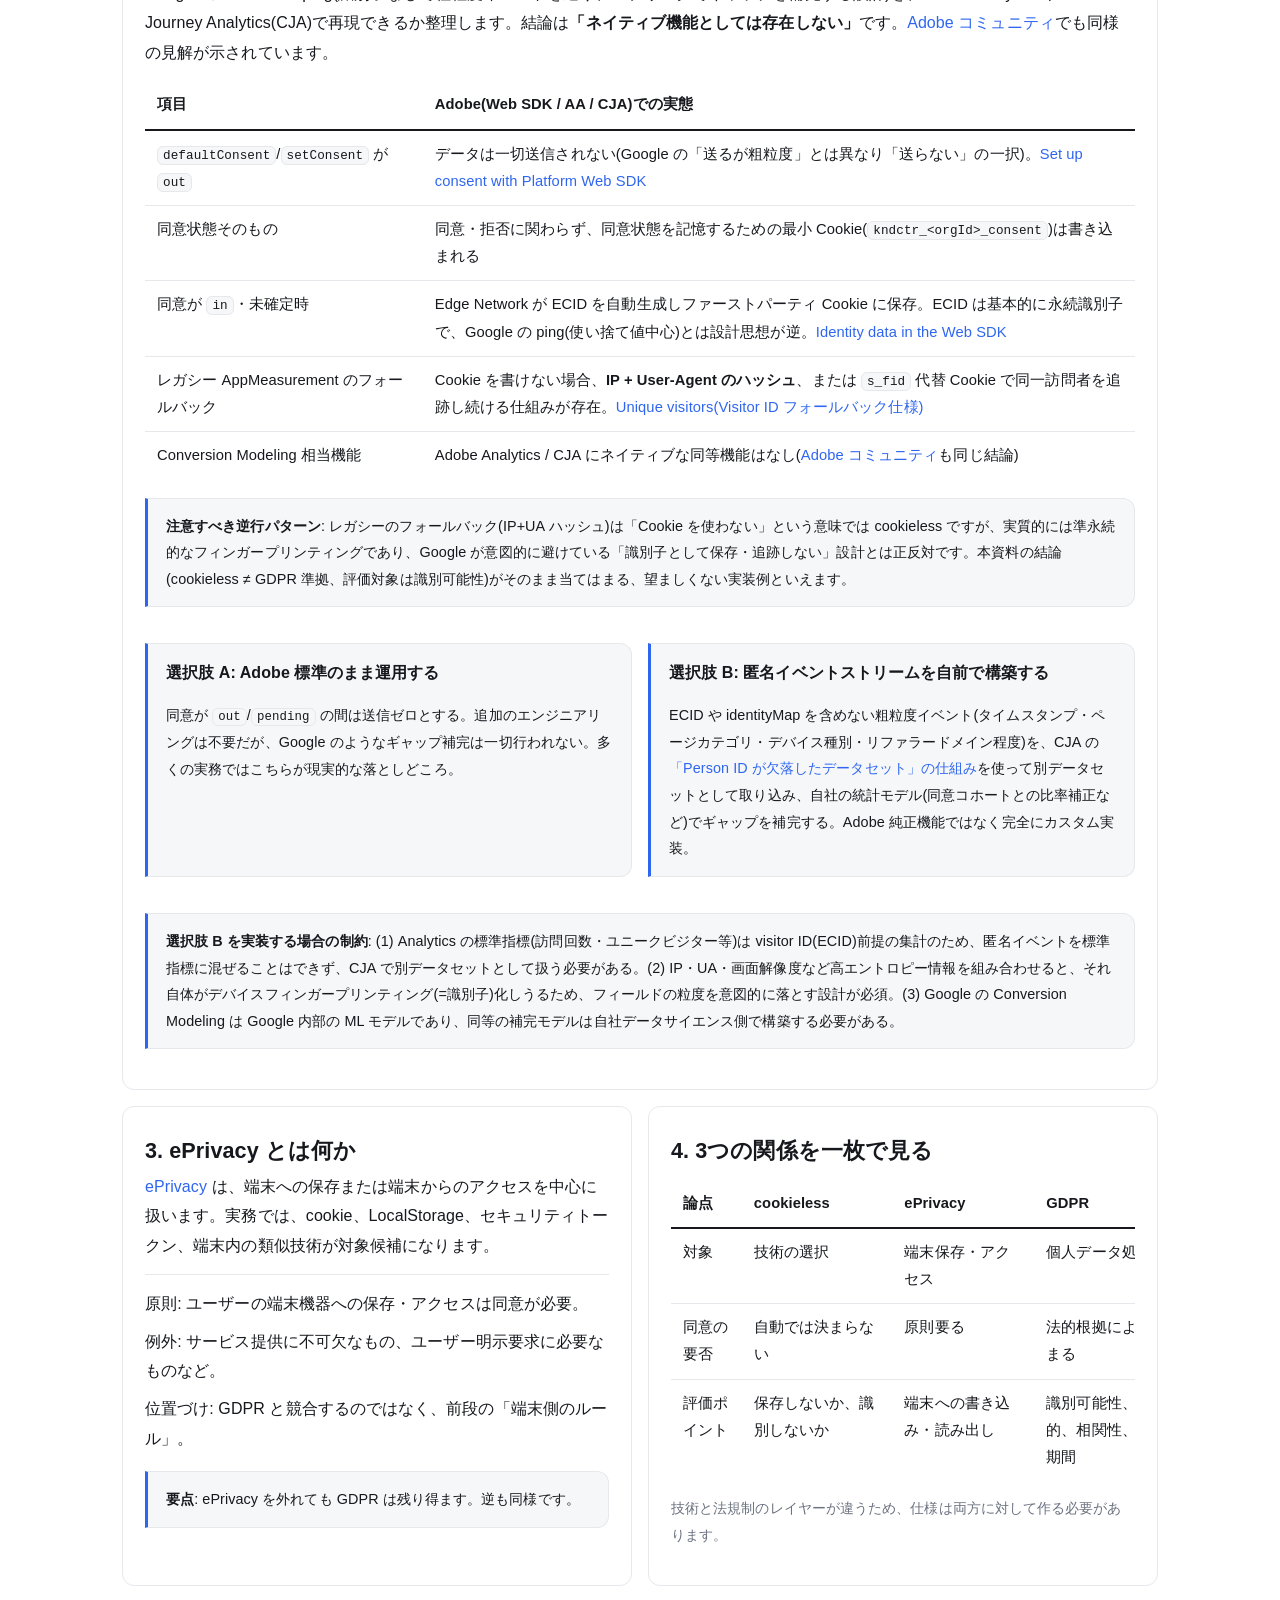
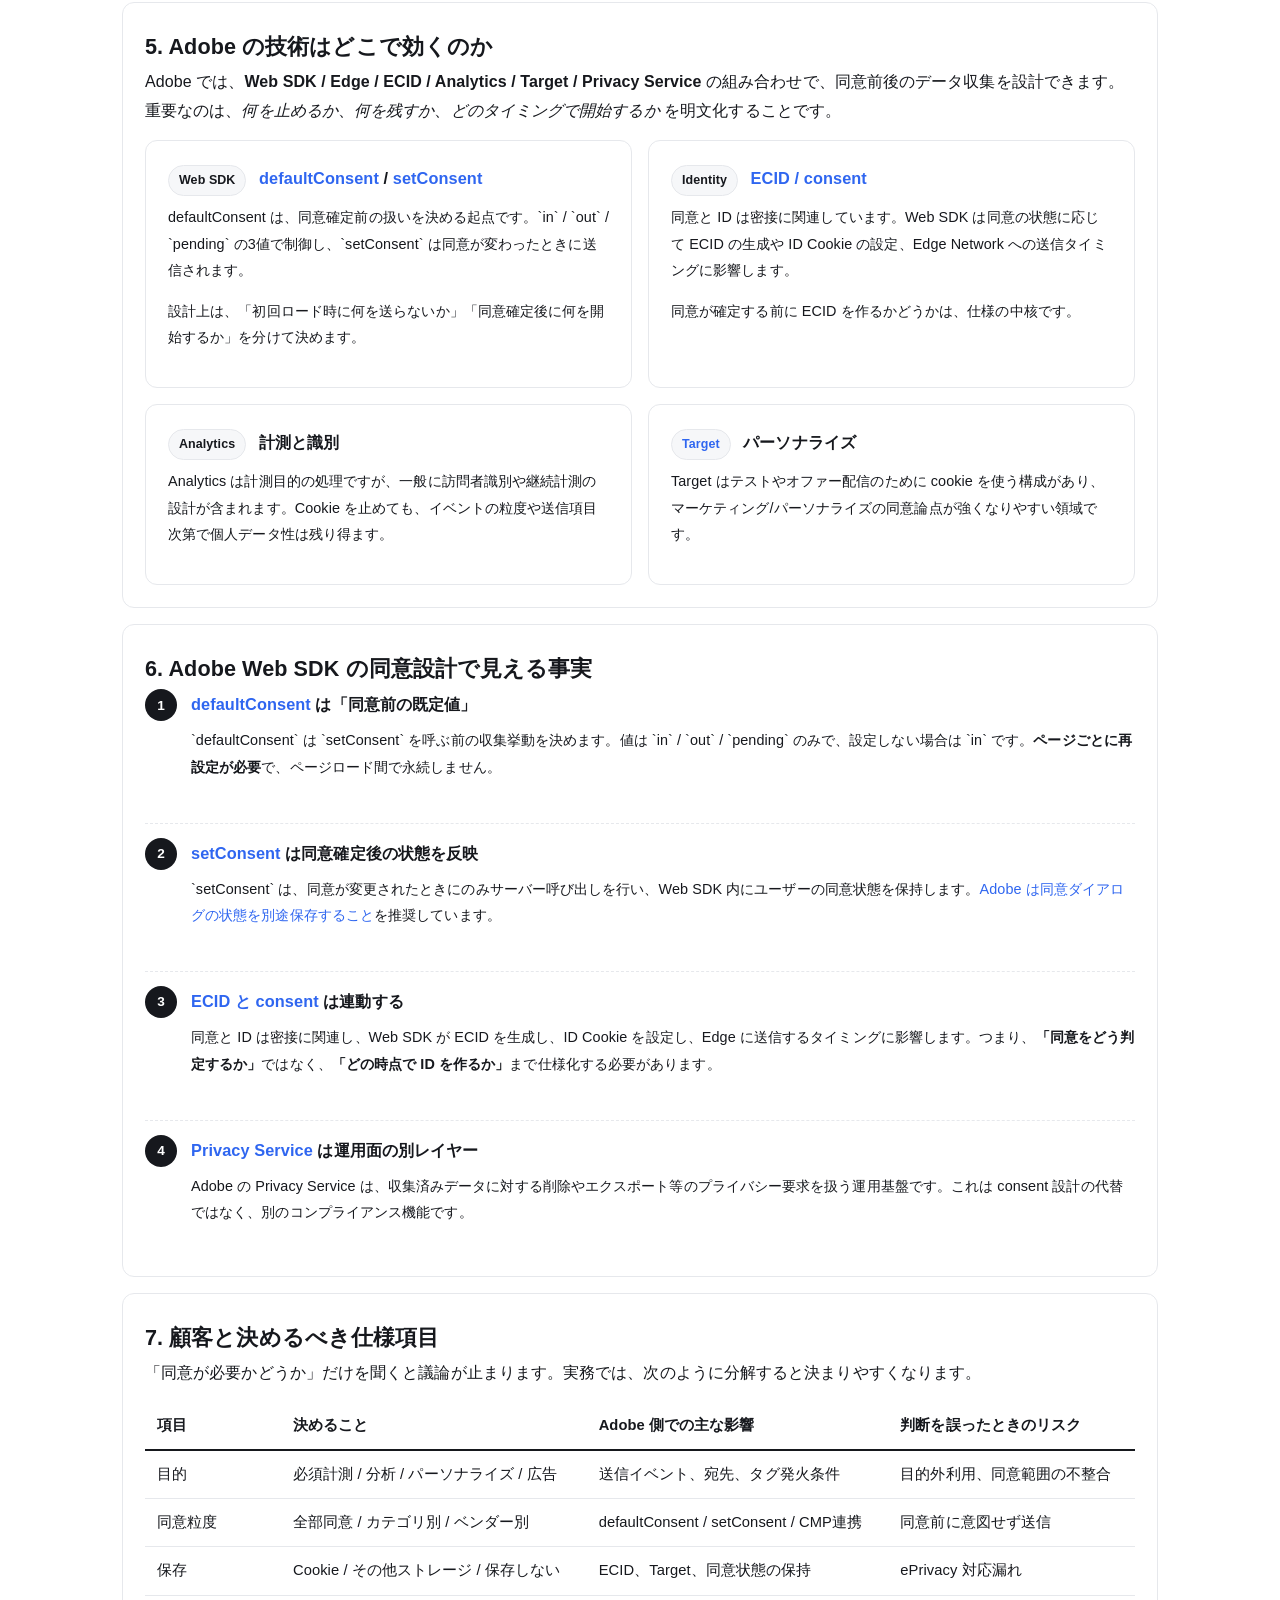
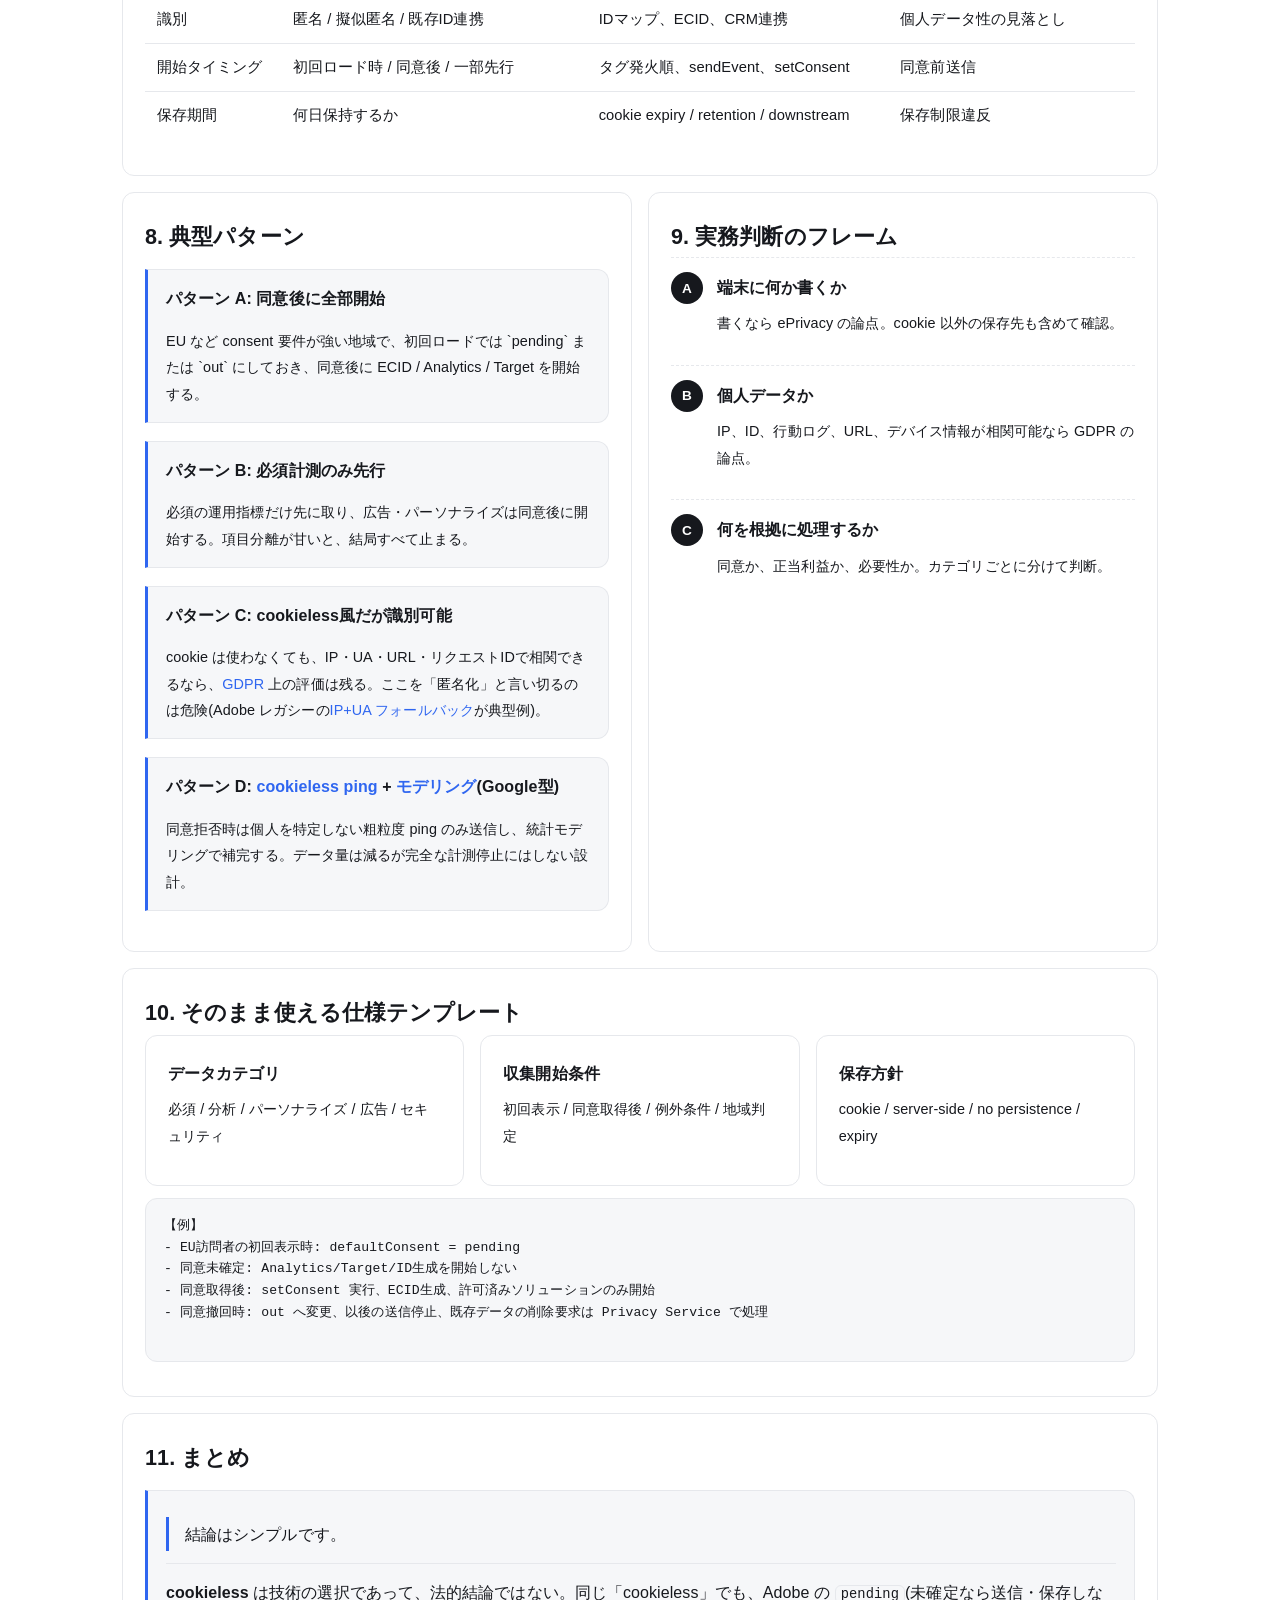
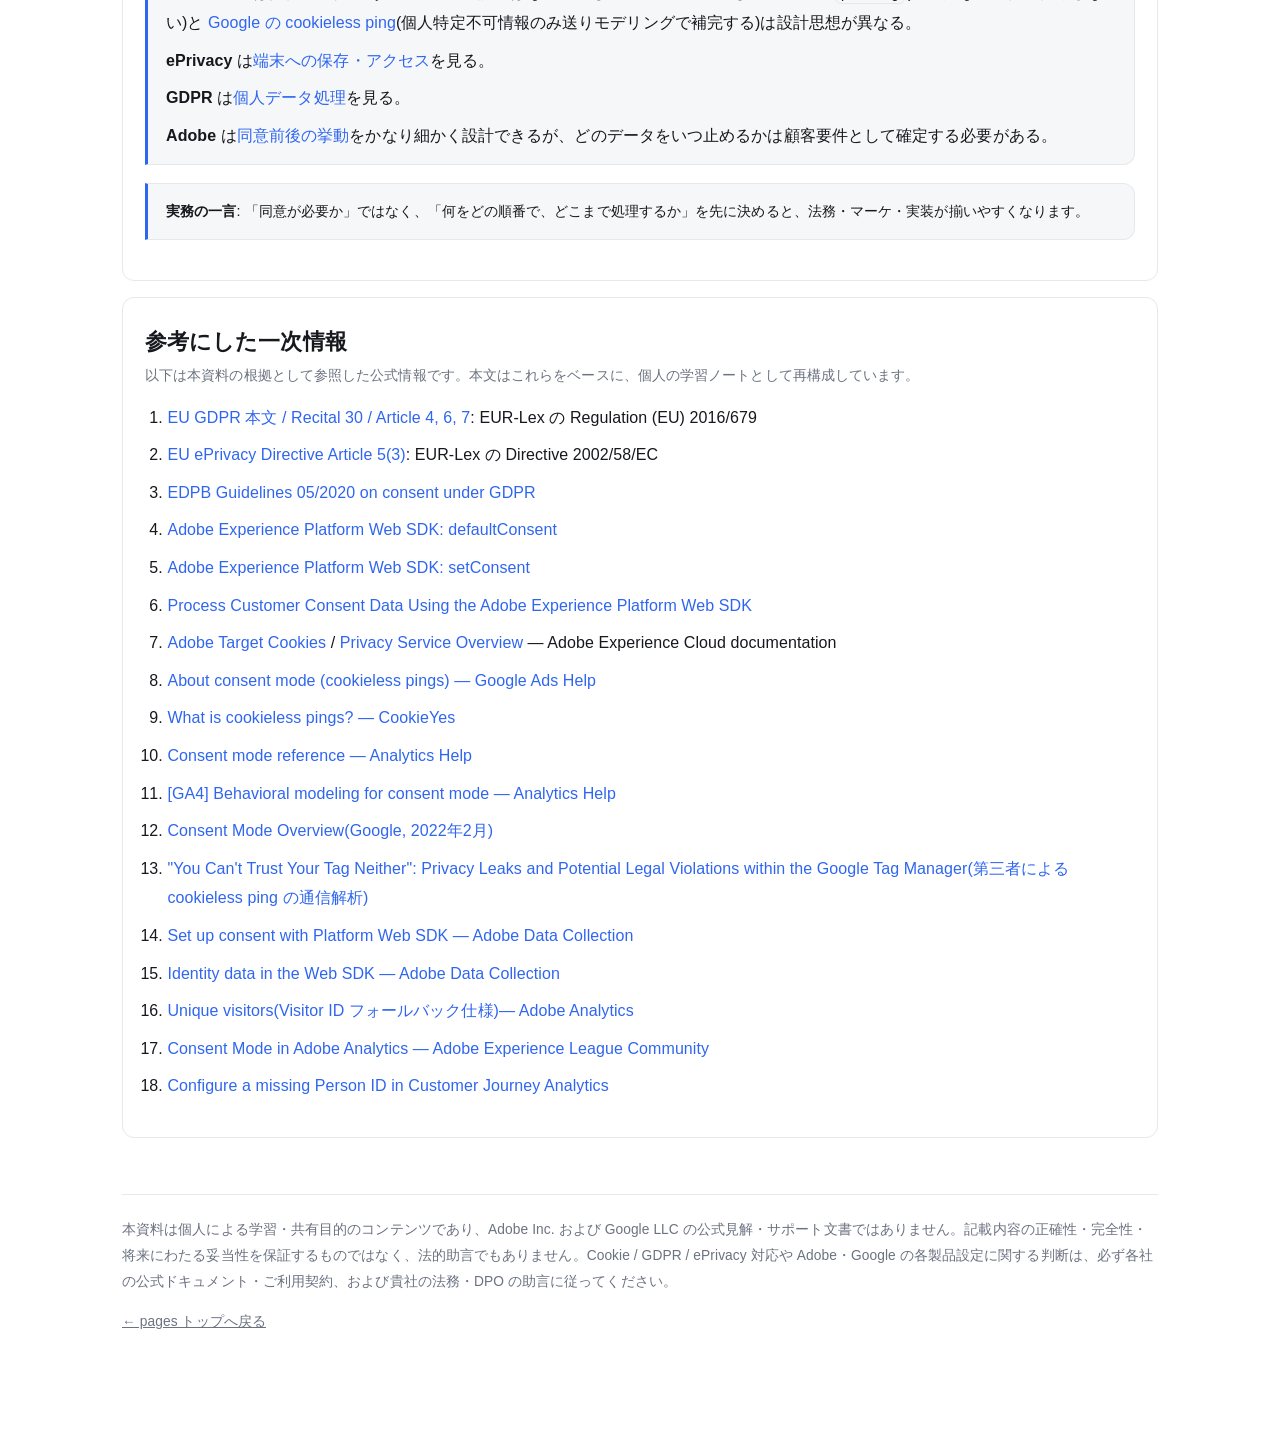
<file: privacy-consent/cookie-gdpr-eprivacy-adobe-consent.html>
<!doctype html>
<html lang="ja">
<head>
  <meta charset="utf-8" />
  <meta name="viewport" content="width=device-width, initial-scale=1" />
  <meta name="description" content="cookieless・ePrivacy・GDPR の論点を分離して整理し、Adobe Web SDK の同意設計（defaultConsent / setConsent / ECID）と Google Consent Mode の cookieless ping を比較する学習ノート。" />
  <title>Cookie / Consent / GDPR / ePrivacy / Adobe 設計ガイド</title>
  <link rel="stylesheet" href="../assets/site.css">
<link rel="icon" type="image/png" href="../assets/favicon.png">
<link rel="apple-touch-icon" href="../assets/favicon.png">
</head>
<body>
  <div class="wrap wide">
    <a class="backlink" href="../index.html">← pages トップへ</a>

    <section class="hero">
      <div class="kicker">Privacy / Consent — Adobe &amp; Google 比較ノート</div>
      <h1>Cookie、GDPR、ePrivacy、Adobeの関係を<br>仕様定義できる粒度まで整理する</h1>
      <p class="lede">
        この資料は、「cookieless なら大丈夫」という単純化を避け、<strong>何が端末保存の論点か</strong>、<strong>何が個人データ処理の論点か</strong>、<strong>Adobe側でどこまで制御できるか</strong>を分けて読めるように再構成した学習ノートです。
        比較対象として Google Consent Mode の cookieless ping も扱い、「cookieless」という同じ言葉が指す実装の幅を具体例で示します。
      </p>
      <div class="meta">
        <span class="pill">対象: Web / Analytics / Personalization / Consent</span>
        <span class="pill">軸: 法務 × 実装 × 運用</span>
        <span class="pill">結論: Cookie有無だけでは決まらない</span>
        <span class="pill">注: 法的助言ではない</span>
      </div>
    </section>

    <section class="grid">
      <article class="card span-12">
        <h2>まず押さえるべき全体像</h2>
        <div class="two-col">
          <div class="callout ok">
            <p class="quote">cookie の有無は「入口」の論点。</p>
            <p class="small">ePrivacy は、端末への保存・アクセスを中心に見ます。cookie を使わない設計でも、他の識別子や端末アクセスがあれば別途論点が残ります。</p>
          </div>
          <div class="callout">
            <p class="quote">GDPR は「処理するデータ」の論点。</p>
            <p class="small">IP、User-Agent、URL、ECID、CRM ID、イベントIDなど、個人データになり得るものが処理されれば、法的根拠・透明性・保存期間・第三者提供などを別に検討します。</p>
          </div>
        </div>
        <div class="callout warn">
          <p class="quote">cookieless = GDPR準拠、ではありません。</p>
          <p class="small">Cookieを書かなくても、データ送信や相関処理の設計次第で、GDPRの適用は普通に残ります。逆に、cookie を使っていても、用途・情報量・法的根拠が整理されていれば実務上成立する場合があります。</p>
        </div>
      </article>

      <article class="card span-6">
        <h2>1. cookieless とは何か</h2>
        <p>cookieless は「Cookieを使わない」ことを意味しますが、実装としては少なくとも次の4パターンがあります。</p>
        <ul>
          <li><strong>保存しない</strong>: 端末にIDを残さず、都度のイベントだけ送る。</li>
          <li><strong>保存するがCookie以外</strong>: LocalStorage などを使う。</li>
          <li><strong>Server-sideで識別する</strong>: URLやIP、ヘッダ、リクエストIDを手掛かりにする。</li>
          <li><strong>匿名っぽく見せる</strong>: 実際には相関可能性が残る設計。</li>
        </ul>
        <div class="callout">
          <p><strong>読み替えのコツ</strong></p>
          <p class="small">技術用語としての cookieless は、法的に「同意不要」を意味しません。評価対象は、保存される情報、送信される情報、相関可能性、目的の4点です。</p>
        </div>
      </article>

      <article class="card span-6">
        <h2>2. GDPR とは何か</h2>
        <p><a href="https://eur-lex.europa.eu/eli/reg/2016/679/oj/eng" target="_blank" rel="noopener">GDPR</a> は <strong>個人データの処理</strong> を規律します。cookie そのものではなく、個人データに該当する情報を、どの目的で、どの法的根拠で、どの範囲まで処理するかを見ます。</p>
        <ul>
          <li>法的根拠: 同意、契約、法的義務、重要な利益、公的任務、正当利益。</li>
          <li>重要論点: 透明性、目的限定、データ最小化、保存制限、第三者提供、越境移転。</li>
          <li><a href="https://www.edpb.europa.eu/our-work-tools/our-documents/guidelines/guidelines-052020-consent-under-regulation-2016679_en" target="_blank" rel="noopener">consent</a> は「自由意思・特定・十分な情報・明確な同意」が必要。</li>
        </ul>
        <div class="callout danger">
          <p class="small"><strong>注意</strong>: 「ポリシーでそう書いたから GDPR OK」ではありません。文言ではなく、実データフローが決まります。</p>
        </div>
      </article>

      <article class="card span-12">
        <h2>コラム: Google Consent Mode の「cookieless ping」 — cookieless の実装例</h2>
        <p>「cookieless」を実装レベルで理解する具体例として、<strong>Google Consent Mode</strong>(Google Ads / GA4)の <a href="https://support.google.com/google-ads/answer/10000067?hl=en" target="_blank" rel="noopener"><strong>cookieless ping</strong></a> を見ておきます。Adobe とは別ベンダーの仕組みですが、<a href="https://www.cookieyes.com/knowledge-base/google-consent-mode/what-is-cookieless-pings/" target="_blank" rel="noopener">cookieless の実装パターンの幅</a>を示す好例です。</p>
        <div class="two-col">
          <div class="callout">
            <p><strong>仕組み</strong></p>
            <p class="small">ユーザーが同意を拒否した状態では、タグは Cookie を保存・参照せず、代わりに軽量な「cookieless ping」をサーバーへ送信します。ping にはタイムスタンプ・User-Agent・Referrer といったブラウザが受動的に付与するヘッダー情報や、広告クリック情報の有無、同意状態を表すブール値、ページロードごとのランダム値など、<strong>個人を特定しない粗粒度の情報のみ</strong>が含まれます。<a href="https://services.google.com/fh/files/misc/consent_mode_overview.pdf" target="_blank" rel="noopener">(Consent Mode Overview)</a></p>
          </div>
          <div class="callout ok">
            <p><strong>目的</strong></p>
            <p class="small">Google はこの ping 群を用いて、同意を拒否したユーザー分のデータギャップを <a href="https://support.google.com/analytics/answer/11161109?hl=en" target="_blank" rel="noopener"><strong>モデリング(behavioral modeling)</strong></a> で補完し、コンバージョン等の指標を推定します。同意が得られた時点で、Cookie ベースの通常計測に切り替わります。</p>
          </div>
        </div>
        <div class="callout warn">
          <p class="small"><strong>Adobe との違い</strong>: これは「Cookie を送らない = 何も送らない」ではなく、「個人を特定しない情報だけを送り、統計的に補完する」という設計です。Adobe Web SDK の <code>defaultConsent: "pending"</code>(データをローカル保存し送信しない)とは設計思想が異なる点に注意してください。</p>
        </div>

        <h3>cookieless ping は「完全匿名」なのか</h3>
        <p class="small">結論としては、<strong>「識別子が一切ない」わけではないが、永続的なユーザー識別子(Cookie ID や Client ID)は使わない</strong>という設計です。UA や IP など通信上必要な情報は送られますが、それらをユーザー識別子として保存・追跡する設計にはなっていません。</p>
        <div class="tablewrap">
          <table>
            <thead>
              <tr>
                <th>項目</th>
                <th>cookieless ping での扱い</th>
              </tr>
            </thead>
            <tbody>
              <tr><td>GA Cookie(<code>_ga</code>)</td><td>読まない・書かない</td></tr>
              <tr><td>Google Ads Cookie</td><td>読まない・書かない</td></tr>
              <tr><td>Client ID</td><td>基本なし</td></tr>
              <tr><td>Session ID</td><td>Cookie 由来のものはなし</td></tr>
              <tr><td>User ID(広告主側が明示送信する場合)</td><td>送れば送られる(実装依存)</td></tr>
              <tr><td>User-Agent</td><td>HTTP 通信として送信される</td></tr>
              <tr><td>IP アドレス</td><td>通信上は送信されるが、GA4 は保存・ログしない仕様</td></tr>
              <tr><td>画面解像度・タイムスタンプ・URL/Referrer</td><td>送信される</td></tr>
              <tr><td>ページロードごとのランダム値</td><td>送信されることがある(下記参照)</td></tr>
            </tbody>
          </table>
        </div>
        <div class="two-col">
          <div class="callout">
            <p><strong>IP や UA で個人を代替識別しているのか</strong></p>
            <p class="small">Google 公式の<a href="https://support.google.com/analytics/answer/13802165" target="_blank" rel="noopener">ドキュメント</a>は cookieless ping を "anonymized and non-identifiable Google Analytics events" と説明しています。UA・IP・画面解像度は HTTP 通信上含まれるものの、<strong>これらをユーザー識別子として保存・追跡する設計ではありません</strong>。GA4 については「IP アドレスを保存・ログしない」とも明記されています。</p>
          </div>
          <div class="callout">
            <p><strong>ページロードごとのランダム値は永続IDか</strong></p>
            <p class="small"><a href="https://services.google.com/fh/files/misc/consent_mode_overview.pdf" target="_blank" rel="noopener">Google の資料</a>には "random number generated on each page load" という記載があります。これは<strong>ページロード単位の一時的な値</strong>であり、<code>_ga</code> Cookie の Client ID のように日をまたいで同一ユーザーを指し続ける永続 ID ではありません。<a href="https://storage.googleapis.com/arxiv-dataset/arxiv/arxiv/pdf/2312/2312.08806v6.pdf" target="_blank" rel="noopener">第三者による通信解析</a>でも、この値が Client ID の代替として継続利用されるものではないと報告されています。</p>
          </div>
        </div>
        <div class="callout warn">
          <p class="small"><strong>整理</strong>: 「識別子は UA や IP で代替している」という理解は不正確です。正確には「<strong>永続的な識別子は使わず、UA や IP などの最低限の通信情報とイベント情報を入力として、<a href="https://support.google.com/analytics/answer/11161109?hl=en" target="_blank" rel="noopener">Behavioral Modeling / Conversion Modeling</a> で欠損データを統計的に補完する</strong>」という設計です。ただし実装側(広告主)が <code>user_id</code> 等のカスタム識別子を明示的に送信すれば、それは通常どおり送信されるため、「実装次第で完全匿名ではなくなり得る」点には注意が必要です。</p>
        </div>
      </article>

      <article class="card span-12">
        <h2>コラム: 同じ発想を Adobe Analytics / CJA で実装できるか</h2>
        <p>Google の cookieless ping(識別子なしで粗粒度イベントを送り、モデリングでギャップを補完する設計)を、Adobe Analytics や Customer Journey Analytics(CJA)で再現できるか整理します。結論は<strong>「ネイティブ機能としては存在しない」</strong>です。<a href="https://experienceleaguecommunities.adobe.com/t5/adobe-analytics-questions/consent-mode-in-adobe-analytics/m-p/586106" target="_blank" rel="noopener">Adobe コミュニティ</a>でも同様の見解が示されています。</p>
        <div class="tablewrap">
          <table>
            <thead>
              <tr>
                <th>項目</th>
                <th>Adobe(Web SDK / AA / CJA)での実態</th>
              </tr>
            </thead>
            <tbody>
              <tr><td><code>defaultConsent</code>/<code>setConsent</code> が <code>out</code></td><td>データは一切送信されない(Google の「送るが粗粒度」とは異なり「送らない」の一択)。<a href="https://experienceleague.adobe.com/en/docs/platform-learn/implement-web-sdk/consent-management/setup-consent" target="_blank" rel="noopener">Set up consent with Platform Web SDK</a></td></tr>
              <tr><td>同意状態そのもの</td><td>同意・拒否に関わらず、同意状態を記憶するための最小 Cookie(<code>kndctr_&lt;orgId&gt;_consent</code>)は書き込まれる</td></tr>
              <tr><td>同意が <code>in</code>・未確定時</td><td>Edge Network が ECID を自動生成しファーストパーティ Cookie に保存。ECID は基本的に永続識別子で、Google の ping(使い捨て値中心)とは設計思想が逆。<a href="https://experienceleague.adobe.com/en/docs/experience-platform/web-sdk/identity/overview" target="_blank" rel="noopener">Identity data in the Web SDK</a></td></tr>
              <tr><td>レガシー AppMeasurement のフォールバック</td><td>Cookie を書けない場合、<strong>IP + User-Agent のハッシュ</strong>、または <code>s_fid</code> 代替 Cookie で同一訪問者を追跡し続ける仕組みが存在。<a href="https://marketing.adobe.com/resources/help/en_US/sc/implement/visid_fallback.html" target="_blank" rel="noopener">Unique visitors(Visitor ID フォールバック仕様)</a></td></tr>
              <tr><td>Conversion Modeling 相当機能</td><td>Adobe Analytics / CJA にネイティブな同等機能はなし(<a href="https://experienceleaguecommunities.adobe.com/t5/adobe-analytics-questions/consent-mode-in-adobe-analytics/m-p/586106" target="_blank" rel="noopener">Adobe コミュニティ</a>も同じ結論)</td></tr>
            </tbody>
          </table>
        </div>
        <div class="callout danger">
          <p class="small"><strong>注意すべき逆行パターン</strong>: レガシーのフォールバック(IP+UA ハッシュ)は「Cookie を使わない」という意味では cookieless ですが、実質的には準永続的なフィンガープリンティングであり、Google が意図的に避けている「識別子として保存・追跡しない」設計とは正反対です。本資料の結論(cookieless ≠ GDPR 準拠、評価対象は識別可能性)がそのまま当てはまる、望ましくない実装例といえます。</p>
        </div>
        <div class="two-col">
          <div class="callout">
            <p><strong>選択肢 A: Adobe 標準のまま運用する</strong></p>
            <p class="small">同意が <code>out</code>/<code>pending</code> の間は送信ゼロとする。追加のエンジニアリングは不要だが、Google のようなギャップ補完は一切行われない。多くの実務ではこちらが現実的な落としどころ。</p>
          </div>
          <div class="callout warn">
            <p><strong>選択肢 B: 匿名イベントストリームを自前で構築する</strong></p>
            <p class="small">ECID や identityMap を含めない粗粒度イベント(タイムスタンプ・ページカテゴリ・デバイス種別・リファラードメイン程度)を、CJA の<a href="https://experienceleague.adobe.com/en/docs/customer-journey-analytics-learn/tutorials/visitor-id/configure-missing-person-id" target="_blank" rel="noopener">「Person ID が欠落したデータセット」の仕組み</a>を使って別データセットとして取り込み、自社の統計モデル(同意コホートとの比率補正など)でギャップを補完する。Adobe 純正機能ではなく完全にカスタム実装。</p>
          </div>
        </div>
        <div class="callout warn">
          <p class="small"><strong>選択肢 B を実装する場合の制約</strong>: (1) Analytics の標準指標(訪問回数・ユニークビジター等)は visitor ID(ECID)前提の集計のため、匿名イベントを標準指標に混ぜることはできず、CJA で別データセットとして扱う必要がある。(2) IP・UA・画面解像度など高エントロピー情報を組み合わせると、それ自体がデバイスフィンガープリンティング(=識別子)化しうるため、フィールドの粒度を意図的に落とす設計が必須。(3) Google の Conversion Modeling は Google 内部の ML モデルであり、同等の補完モデルは自社データサイエンス側で構築する必要がある。</p>
        </div>
      </article>

      <article class="card span-6">
        <h2>3. ePrivacy とは何か</h2>
        <p><a href="https://eur-lex.europa.eu/eli/dir/2002/58/oj/eng" target="_blank" rel="noopener">ePrivacy</a> は、端末への保存または端末からのアクセスを中心に扱います。実務では、cookie、LocalStorage、セキュリティトークン、端末内の類似技術が対象候補になります。</p>
        <ul>
          <li>原則: ユーザーの端末機器への保存・アクセスは同意が必要。</li>
          <li>例外: サービス提供に不可欠なもの、ユーザー明示要求に必要なものなど。</li>
          <li>位置づけ: GDPR と競合するのではなく、前段の「端末側のルール」。</li>
        </ul>
        <div class="callout warn">
          <p class="small"><strong>要点</strong>: ePrivacy を外れても GDPR は残り得ます。逆も同様です。</p>
        </div>
      </article>

      <article class="card span-6">
        <h2>4. 3つの関係を一枚で見る</h2>
        <div class="tablewrap">
          <table>
            <thead>
              <tr>
                <th>論点</th>
                <th>cookieless</th>
                <th>ePrivacy</th>
                <th>GDPR</th>
              </tr>
            </thead>
            <tbody>
              <tr>
                <td>対象</td>
                <td>技術の選択</td>
                <td>端末保存・アクセス</td>
                <td>個人データ処理</td>
              </tr>
              <tr>
                <td>同意の要否</td>
                <td>自動では決まらない</td>
                <td>原則要る</td>
                <td>法的根拠により決まる</td>
              </tr>
              <tr>
                <td>評価ポイント</td>
                <td>保存しないか、識別しないか</td>
                <td>端末への書き込み・読み出し</td>
                <td>識別可能性、目的、相関性、保存期間</td>
              </tr>
            </tbody>
          </table>
        </div>
        <p class="small muted" style="margin-top:10px">技術と法規制のレイヤーが違うため、仕様は両方に対して作る必要があります。</p>
      </article>

      <article class="card span-12">
        <h2>5. Adobe の技術はどこで効くのか</h2>
        <p>Adobe では、<strong>Web SDK / Edge / ECID / Analytics / Target / Privacy Service</strong> の組み合わせで、同意前後のデータ収集を設計できます。重要なのは、<em>何を止めるか</em>、<em>何を残すか</em>、<em>どのタイミングで開始するか</em> を明文化することです。</p>

        <div class="grid" style="margin-top:8px">
          <div class="card span-6" style="background:var(--paper)">
            <h3><span class="tag blue">Web SDK</span> <a href="https://experienceleague.adobe.com/en/docs/experience-platform/web-sdk/commands/configure/defaultconsent" target="_blank" rel="noopener">defaultConsent</a> / <a href="https://experienceleague.adobe.com/en/docs/experience-platform/web-sdk/commands/setconsent" target="_blank" rel="noopener">setConsent</a></h3>
            <p class="small">defaultConsent は、同意確定前の扱いを決める起点です。`in` / `out` / `pending` の3値で制御し、`setConsent` は同意が変わったときに送信されます。</p>
            <p class="small">設計上は、「初回ロード時に何を送らないか」「同意確定後に何を開始するか」を分けて決めます。</p>
          </div>
          <div class="card span-6" style="background:var(--paper)">
            <h3><span class="tag green">Identity</span> <a href="https://experienceleague.adobe.com/en/docs/experience-platform/web-sdk/identity/overview" target="_blank" rel="noopener">ECID / consent</a></h3>
            <p class="small">同意と ID は密接に関連しています。Web SDK は同意の状態に応じて ECID の生成や ID Cookie の設定、Edge Network への送信タイミングに影響します。</p>
            <p class="small">同意が確定する前に ECID を作るかどうかは、仕様の中核です。</p>
          </div>
          <div class="card span-6" style="background:var(--paper)">
            <h3><span class="tag yellow">Analytics</span> 計測と識別</h3>
            <p class="small">Analytics は計測目的の処理ですが、一般に訪問者識別や継続計測の設計が含まれます。Cookie を止めても、イベントの粒度や送信項目次第で個人データ性は残り得ます。</p>
          </div>
          <div class="card span-6" style="background:var(--paper)">
            <h3><span class="tag red"><a href="https://experienceleague.adobe.com/en/docs/core-services/interface/data-collection/cookies/target" target="_blank" rel="noopener">Target</a></span> パーソナライズ</h3>
            <p class="small">Target はテストやオファー配信のために cookie を使う構成があり、マーケティング/パーソナライズの同意論点が強くなりやすい領域です。</p>
          </div>
        </div>
      </article>

      <article class="card span-12">
        <h2>6. Adobe Web SDK の同意設計で見える事実</h2>
        <div class="stack">
          <div class="step">
            <div class="num">1</div>
            <div>
              <h3><a href="https://experienceleague.adobe.com/en/docs/experience-platform/web-sdk/commands/configure/defaultconsent" target="_blank" rel="noopener">defaultConsent</a> は「同意前の既定値」</h3>
              <p class="small">`defaultConsent` は `setConsent` を呼ぶ前の収集挙動を決めます。値は `in` / `out` / `pending` のみで、設定しない場合は `in` です。<strong>ページごとに再設定が必要</strong>で、ページロード間で永続しません。</p>
            </div>
          </div>
          <div class="step">
            <div class="num">2</div>
            <div>
              <h3><a href="https://experienceleague.adobe.com/en/docs/experience-platform/web-sdk/commands/setconsent" target="_blank" rel="noopener">setConsent</a> は同意確定後の状態を反映</h3>
              <p class="small">`setConsent` は、同意が変更されたときにのみサーバー呼び出しを行い、Web SDK 内にユーザーの同意状態を保持します。<a href="https://experienceleague.adobe.com/en/docs/experience-platform/landing/governance-privacy-security/consent/sdk" target="_blank" rel="noopener">Adobe は同意ダイアログの状態を別途保存すること</a>を推奨しています。</p>
            </div>
          </div>
          <div class="step">
            <div class="num">3</div>
            <div>
              <h3><a href="https://experienceleague.adobe.com/en/docs/experience-platform/web-sdk/identity/overview" target="_blank" rel="noopener">ECID と consent</a> は連動する</h3>
              <p class="small">同意と ID は密接に関連し、Web SDK が ECID を生成し、ID Cookie を設定し、Edge に送信するタイミングに影響します。つまり、<strong>「同意をどう判定するか」</strong>ではなく、<strong>「どの時点で ID を作るか」</strong>まで仕様化する必要があります。</p>
            </div>
          </div>
          <div class="step">
            <div class="num">4</div>
            <div>
              <h3><a href="https://experienceleague.adobe.com/en/docs/experience-platform/privacy/home" target="_blank" rel="noopener">Privacy Service</a> は運用面の別レイヤー</h3>
              <p class="small">Adobe の Privacy Service は、収集済みデータに対する削除やエクスポート等のプライバシー要求を扱う運用基盤です。これは consent 設計の代替ではなく、別のコンプライアンス機能です。</p>
            </div>
          </div>
        </div>
      </article>

      <article class="card span-12">
        <h2>7. 顧客と決めるべき仕様項目</h2>
        <p>「同意が必要かどうか」だけを聞くと議論が止まります。実務では、次のように分解すると決まりやすくなります。</p>

        <div class="tablewrap">
          <table>
            <thead>
              <tr>
                <th>項目</th>
                <th>決めること</th>
                <th>Adobe 側での主な影響</th>
                <th>判断を誤ったときのリスク</th>
              </tr>
            </thead>
            <tbody>
              <tr>
                <td>目的</td>
                <td>必須計測 / 分析 / パーソナライズ / 広告</td>
                <td>送信イベント、宛先、タグ発火条件</td>
                <td>目的外利用、同意範囲の不整合</td>
              </tr>
              <tr>
                <td>同意粒度</td>
                <td>全部同意 / カテゴリ別 / ベンダー別</td>
                <td>defaultConsent / setConsent / CMP連携</td>
                <td>同意前に意図せず送信</td>
              </tr>
              <tr>
                <td>保存</td>
                <td>Cookie / その他ストレージ / 保存しない</td>
                <td>ECID、Target、同意状態の保持</td>
                <td>ePrivacy 対応漏れ</td>
              </tr>
              <tr>
                <td>識別</td>
                <td>匿名 / 擬似匿名 / 既存ID連携</td>
                <td>IDマップ、ECID、CRM連携</td>
                <td>個人データ性の見落とし</td>
              </tr>
              <tr>
                <td>開始タイミング</td>
                <td>初回ロード時 / 同意後 / 一部先行</td>
                <td>タグ発火順、sendEvent、setConsent</td>
                <td>同意前送信</td>
              </tr>
              <tr>
                <td>保存期間</td>
                <td>何日保持するか</td>
                <td>cookie expiry / retention / downstream</td>
                <td>保存制限違反</td>
              </tr>
            </tbody>
          </table>
        </div>
      </article>

      <article class="card span-6">
        <h2>8. 典型パターン</h2>
        <div class="callout ok">
          <p><strong>パターン A: 同意後に全部開始</strong></p>
          <p class="small">EU など consent 要件が強い地域で、初回ロードでは `pending` または `out` にしておき、同意後に ECID / Analytics / Target を開始する。</p>
        </div>
        <div class="callout">
          <p><strong>パターン B: 必須計測のみ先行</strong></p>
          <p class="small">必須の運用指標だけ先に取り、広告・パーソナライズは同意後に開始する。項目分離が甘いと、結局すべて止まる。</p>
        </div>
        <div class="callout warn">
          <p><strong>パターン C: cookieless風だが識別可能</strong></p>
          <p class="small">cookie は使わなくても、IP・UA・URL・リクエストIDで相関できるなら、<a href="https://eur-lex.europa.eu/eli/reg/2016/679/oj/eng" target="_blank" rel="noopener">GDPR</a> 上の評価は残る。ここを「匿名化」と言い切るのは危険(Adobe レガシーの<a href="https://marketing.adobe.com/resources/help/en_US/sc/implement/visid_fallback.html" target="_blank" rel="noopener">IP+UA フォールバック</a>が典型例)。</p>
        </div>
        <div class="callout">
          <p><strong>パターン D: <a href="https://support.google.com/google-ads/answer/10000067?hl=en" target="_blank" rel="noopener">cookieless ping</a> + <a href="https://support.google.com/analytics/answer/11161109?hl=en" target="_blank" rel="noopener">モデリング</a>(Google型)</strong></p>
          <p class="small">同意拒否時は個人を特定しない粗粒度 ping のみ送信し、統計モデリングで補完する。データ量は減るが完全な計測停止にはしない設計。</p>
        </div>
      </article>

      <article class="card span-6">
        <h2>9. 実務判断のフレーム</h2>
        <div class="step">
          <div class="num">A</div>
          <div>
            <h3>端末に何か書くか</h3>
            <p class="small">書くなら ePrivacy の論点。cookie 以外の保存先も含めて確認。</p>
          </div>
        </div>
        <div class="step">
          <div class="num">B</div>
          <div>
            <h3>個人データか</h3>
            <p class="small">IP、ID、行動ログ、URL、デバイス情報が相関可能なら GDPR の論点。</p>
          </div>
        </div>
        <div class="step">
          <div class="num">C</div>
          <div>
            <h3>何を根拠に処理するか</h3>
            <p class="small">同意か、正当利益か、必要性か。カテゴリごとに分けて判断。</p>
          </div>
        </div>
      </article>

      <article class="card span-12">
        <h2>10. そのまま使える仕様テンプレート</h2>
        <div class="grid" style="margin-top:8px">
          <div class="card span-4" style="background:var(--paper)">
            <h3>データカテゴリ</h3>
            <p class="small">必須 / 分析 / パーソナライズ / 広告 / セキュリティ</p>
          </div>
          <div class="card span-4" style="background:var(--paper)">
            <h3>収集開始条件</h3>
            <p class="small">初回表示 / 同意取得後 / 例外条件 / 地域判定</p>
          </div>
          <div class="card span-4" style="background:var(--paper)">
            <h3>保存方針</h3>
            <p class="small">cookie / server-side / no persistence / expiry</p>
          </div>
        </div>
        <pre>
【例】
- EU訪問者の初回表示時: defaultConsent = pending
- 同意未確定: Analytics/Target/ID生成を開始しない
- 同意取得後: setConsent 実行、ECID生成、許可済みソリューションのみ開始
- 同意撤回時: out へ変更、以後の送信停止、既存データの削除要求は Privacy Service で処理
        </pre>
      </article>

      <article class="card span-12">
        <h2>11. まとめ</h2>
        <div class="callout ok">
          <p class="quote">結論はシンプルです。</p>
          <ul>
            <li><strong>cookieless</strong> は技術の選択であって、法的結論ではない。同じ「cookieless」でも、Adobe の <a href="https://experienceleague.adobe.com/en/docs/experience-platform/web-sdk/commands/configure/defaultconsent" target="_blank" rel="noopener"><code>pending</code></a>(未確定なら送信・保存しない)と <a href="https://support.google.com/google-ads/answer/10000067?hl=en" target="_blank" rel="noopener">Google の cookieless ping</a>(個人特定不可情報のみ送りモデリングで補完する)は設計思想が異なる。</li>
            <li><strong>ePrivacy</strong> は<a href="https://eur-lex.europa.eu/eli/dir/2002/58/oj/eng" target="_blank" rel="noopener">端末への保存・アクセス</a>を見る。</li>
            <li><strong>GDPR</strong> は<a href="https://eur-lex.europa.eu/eli/reg/2016/679/oj/eng" target="_blank" rel="noopener">個人データ処理</a>を見る。</li>
            <li><strong>Adobe</strong> は<a href="https://experienceleague.adobe.com/en/docs/experience-platform/privacy/home" target="_blank" rel="noopener">同意前後の挙動</a>をかなり細かく設計できるが、どのデータをいつ止めるかは顧客要件として確定する必要がある。</li>
          </ul>
        </div>
        <div class="callout warn">
          <p class="small"><strong>実務の一言</strong>: 「同意が必要か」ではなく、「何をどの順番で、どこまで処理するか」を先に決めると、法務・マーケ・実装が揃いやすくなります。</p>
        </div>
      </article>

      <article class="card span-12">
        <h2>参考にした一次情報</h2>
        <p class="muted small">以下は本資料の根拠として参照した公式情報です。本文はこれらをベースに、個人の学習ノートとして再構成しています。</p>
        <ol class="source-list">
          <li><a href="https://eur-lex.europa.eu/eli/reg/2016/679/oj/eng" target="_blank" rel="noopener">EU GDPR 本文 / Recital 30 / Article 4, 6, 7</a>: EUR-Lex の Regulation (EU) 2016/679</li>
          <li><a href="https://eur-lex.europa.eu/eli/dir/2002/58/oj/eng" target="_blank" rel="noopener">EU ePrivacy Directive Article 5(3)</a>: EUR-Lex の Directive 2002/58/EC</li>
          <li><a href="https://www.edpb.europa.eu/our-work-tools/our-documents/guidelines/guidelines-052020-consent-under-regulation-2016679_en" target="_blank" rel="noopener">EDPB Guidelines 05/2020 on consent under GDPR</a></li>
          <li><a href="https://experienceleague.adobe.com/en/docs/experience-platform/web-sdk/commands/configure/defaultconsent" target="_blank" rel="noopener">Adobe Experience Platform Web SDK: defaultConsent</a></li>
          <li><a href="https://experienceleague.adobe.com/en/docs/experience-platform/web-sdk/commands/setconsent" target="_blank" rel="noopener">Adobe Experience Platform Web SDK: setConsent</a></li>
          <li><a href="https://experienceleague.adobe.com/en/docs/experience-platform/landing/governance-privacy-security/consent/sdk" target="_blank" rel="noopener">Process Customer Consent Data Using the Adobe Experience Platform Web SDK</a></li>
          <li><a href="https://experienceleague.adobe.com/en/docs/core-services/interface/data-collection/cookies/target" target="_blank" rel="noopener">Adobe Target Cookies</a> / <a href="https://experienceleague.adobe.com/en/docs/experience-platform/privacy/home" target="_blank" rel="noopener">Privacy Service Overview</a> — Adobe Experience Cloud documentation</li>
          <li><a href="https://support.google.com/google-ads/answer/10000067?hl=en" target="_blank" rel="noopener">About consent mode (cookieless pings) — Google Ads Help</a></li>
          <li><a href="https://www.cookieyes.com/knowledge-base/google-consent-mode/what-is-cookieless-pings/" target="_blank" rel="noopener">What is cookieless pings? — CookieYes</a></li>
          <li><a href="https://support.google.com/analytics/answer/13802165" target="_blank" rel="noopener">Consent mode reference — Analytics Help</a></li>
          <li><a href="https://support.google.com/analytics/answer/11161109?hl=en" target="_blank" rel="noopener">[GA4] Behavioral modeling for consent mode — Analytics Help</a></li>
          <li><a href="https://services.google.com/fh/files/misc/consent_mode_overview.pdf" target="_blank" rel="noopener">Consent Mode Overview(Google, 2022年2月)</a></li>
          <li><a href="https://storage.googleapis.com/arxiv-dataset/arxiv/arxiv/pdf/2312/2312.08806v6.pdf" target="_blank" rel="noopener">"You Can't Trust Your Tag Neither": Privacy Leaks and Potential Legal Violations within the Google Tag Manager(第三者による cookieless ping の通信解析)</a></li>
          <li><a href="https://experienceleague.adobe.com/en/docs/platform-learn/implement-web-sdk/consent-management/setup-consent" target="_blank" rel="noopener">Set up consent with Platform Web SDK — Adobe Data Collection</a></li>
          <li><a href="https://experienceleague.adobe.com/en/docs/experience-platform/web-sdk/identity/overview" target="_blank" rel="noopener">Identity data in the Web SDK — Adobe Data Collection</a></li>
          <li><a href="https://marketing.adobe.com/resources/help/en_US/sc/implement/visid_fallback.html" target="_blank" rel="noopener">Unique visitors(Visitor ID フォールバック仕様)— Adobe Analytics</a></li>
          <li><a href="https://experienceleaguecommunities.adobe.com/t5/adobe-analytics-questions/consent-mode-in-adobe-analytics/m-p/586106" target="_blank" rel="noopener">Consent Mode in Adobe Analytics — Adobe Experience League Community</a></li>
          <li><a href="https://experienceleague.adobe.com/en/docs/customer-journey-analytics-learn/tutorials/visitor-id/configure-missing-person-id" target="_blank" rel="noopener">Configure a missing Person ID in Customer Journey Analytics</a></li>
        </ol>
      </article>
    </section>

    <div class="footer">
      <p>本資料は個人による学習・共有目的のコンテンツであり、Adobe Inc. および Google LLC の公式見解・サポート文書ではありません。記載内容の正確性・完全性・将来にわたる妥当性を保証するものではなく、法的助言でもありません。Cookie / GDPR / ePrivacy 対応や Adobe・Google の各製品設定に関する判断は、必ず各社の公式ドキュメント・ご利用契約、および貴社の法務・DPO の助言に従ってください。</p>
      <p><a href="../index.html">← pages トップへ戻る</a></p>
    </div>
  </div>
</body>
</html>
</file>
<file: assets/site.css>
/* =========================================================================
   pages — 共有デザインシステム（3色ミニマル: 白 / ニアブラック / アクセント青）
   すべてのページで読み込む共通スタイル。装飾は最小・単色・フラット。
   ========================================================================= */

:root{
  --bg:#ffffff;
  --ink:#16181d;
  --accent:#2f66f0;
  --accent-hover:#1f4fd0;
  --muted:#6b7280;
  --line:#e6e8ec;
  --surface:#f6f7f9;

  --font:-apple-system, BlinkMacSystemFont, "Hiragino Sans", "Yu Gothic UI", "Segoe UI", sans-serif;
  --mono:ui-monospace, SFMono-Regular, "SF Mono", Menlo, Consolas, monospace;

  --radius:12px;
  --max:900px;

  --duration:200ms;
  --ease:cubic-bezier(0.16, 1, 0.3, 1);
}

*{box-sizing:border-box}
html{scroll-behavior:smooth}
body{
  margin:0;
  background:var(--bg);
  color:var(--ink);
  font-family:var(--font);
  font-size:16px;
  line-height:1.85;
  letter-spacing:.005em;
  -webkit-font-smoothing:antialiased;
  text-rendering:optimizeLegibility;
}

/* ---- layout ---- */
.wrap{max-width:var(--max); margin:0 auto; padding:40px 22px 80px}
.wrap.wide{max-width:1080px}

/* ---- links ---- */
a{color:var(--accent); text-decoration:none}
a:hover,a:focus-visible{color:var(--accent-hover); text-decoration:underline}
.backlink{display:inline-block; color:var(--muted); font-size:.9rem; margin-bottom:18px}
.backlink:hover{color:var(--accent); text-decoration:none}

/* ---- typography ---- */
h1{font-size:clamp(1.7rem, 1.2rem + 2.4vw, 2.6rem); line-height:1.2; font-weight:750; margin:0 0 16px; letter-spacing:-.01em}
h2{font-size:1.35rem; font-weight:750; line-height:1.3; margin:0 0 6px; padding-top:8px}
h2 .n,h2 .index{color:var(--accent); font-variant-numeric:tabular-nums; margin-right:10px}
h3{font-size:1.02rem; font-weight:700; margin:24px 0 8px}
h4{font-size:.95rem; font-weight:700; margin:18px 0 6px}
p{margin:0 0 14px}
ul,ol{margin:8px 0 14px; padding-left:1.4em}
li{margin:6px 0}
strong{font-weight:700}
hr{border:none; border-top:1px solid var(--line); margin:28px 0}
.muted{color:var(--muted)}
.small{font-size:.9rem}
.lede{color:var(--muted); font-size:1.05rem; margin:0}

/* ---- eyebrow / kicker ---- */
.kicker,.eyebrow,.section-kicker{
  display:inline-block; font-size:.74rem; font-weight:700; letter-spacing:.14em;
  text-transform:uppercase; color:var(--accent); margin-bottom:14px;
}

/* ---- hero / header ---- */
header.hero,section.hero,.hero{
  margin:22px 0 8px; padding:0 0 26px; border-bottom:1px solid var(--line);
  background:none; box-shadow:none; border-radius:0;
}
.hero .meta,.meta{display:flex; flex-wrap:wrap; gap:8px; margin-top:18px}

/* ---- pills ---- */
.pill{
  display:inline-block; padding:6px 12px; border-radius:999px;
  background:var(--surface); border:1px solid var(--line);
  color:var(--ink); font-size:.85rem;
}

/* ---- table of contents ---- */
nav.toc{margin:22px 0 0; font-size:.9rem}
nav.toc ol,nav.toc ul{margin:0; padding-left:1.3em; color:var(--muted)}
nav.toc li{margin:3px 0}

/* ---- sections ---- */
section{margin:44px 0 0; scroll-margin-top:20px}

/* index 用: 番号付き見出し */
.section-heading{display:flex; align-items:baseline; gap:12px; margin:44px 0 20px}
.section-heading .index{font-size:1rem; color:var(--accent); font-weight:700; font-variant-numeric:tabular-nums}
.section-heading h2{margin:0; padding:0}

/* ---- note / callout（全バリアントをアクセント左罫の単一スタイルに統一）---- */
.note,.callout{
  border:1px solid var(--line); border-left:3px solid var(--accent);
  background:var(--surface); border-radius:0 var(--radius) var(--radius) 0;
  padding:14px 18px; margin:18px 0; color:var(--ink);
}
.note p:last-child,.callout p:last-child{margin-bottom:0}
.note .label,.callout .label,.callout-title{
  display:block; font-weight:700; color:var(--accent);
  font-size:.82rem; letter-spacing:.04em; text-transform:uppercase; margin-bottom:6px;
}
/* 旧バリアントは色を足さず同一トーンに寄せる（意味は太字/ラベルで） */
.callout.warn,.callout.danger,.callout.ok,.callout.info,.info,.warn{}

/* ---- quote ---- */
.quote,blockquote{
  border-left:3px solid var(--accent); padding:2px 0 2px 16px;
  margin:12px 0; color:var(--ink); font-size:1.02rem;
}

/* ---- cards ---- */
.card{
  background:var(--bg); border:1px solid var(--line); border-radius:var(--radius);
  padding:22px; box-shadow:none;
  transition:border-color var(--duration) var(--ease), transform var(--duration) var(--ease);
}
.card:hover,.card:focus-within{border-color:var(--accent); transform:translateY(-2px)}
.card h3{margin-top:0}
.card p.desc{color:var(--muted); font-size:.95rem; margin:0 0 14px}

/* ---- grid / bento ---- */
.grid{display:grid; grid-template-columns:repeat(12,1fr); gap:16px; margin-top:20px}
.categories{display:grid; gap:16px; grid-template-columns:repeat(auto-fit, minmax(260px,1fr)); margin:0 0 36px}
.span-12{grid-column:span 12}
.span-8{grid-column:span 8}
.span-7{grid-column:span 7}
.span-6{grid-column:span 6}
.span-5{grid-column:span 5}
.span-4{grid-column:span 4}
.span-3{grid-column:span 3}
.two-col{display:grid; grid-template-columns:1fr 1fr; gap:16px}
.three-col{display:grid; grid-template-columns:repeat(3,1fr); gap:16px}
.stack{display:grid; gap:14px}

/* index 用: カード内リンクリスト */
.card ul{list-style:none; margin:0; padding:14px 0 0; border-top:1px solid var(--line)}
.card li{margin:0}
.card li + li{margin-top:8px}
.card a.entry{
  display:inline-flex; align-items:center; gap:8px;
  color:var(--muted); font-size:.92rem; text-decoration:none;
}
.card a.entry::before{content:""; width:6px; height:6px; border-radius:50%; background:var(--accent); flex:none}
.card a.entry:hover{color:var(--accent); text-decoration:none}

/* ---- tags（色バリアントは中立に統一）---- */
.tag{
  display:inline-block; font-size:.78rem; font-weight:700; margin-right:8px;
  padding:3px 10px; border-radius:999px;
  background:var(--surface); border:1px solid var(--line); color:var(--ink);
}
.tag.blue,.tag.green,.tag.yellow,.tag.red{background:var(--surface); color:var(--ink); border-color:var(--line)}
.tag.accent{background:var(--accent); color:#fff; border-color:transparent}

/* ---- steps（番号バッジ）---- */
.steps{counter-reset:step; list-style:none; padding:0; margin:14px 0}
.steps>li{counter-increment:step; position:relative; padding-left:44px; margin:0 0 20px}
.steps>li::before{
  content:counter(step); position:absolute; left:0; top:0;
  width:28px; height:28px; border-radius:50%;
  background:var(--ink); color:#fff; font-size:.82rem; font-weight:700;
  display:flex; align-items:center; justify-content:center;
}
.steps>li h3{margin-top:2px}
.step{display:flex; gap:14px; align-items:flex-start; padding:14px 0; border-top:1px dashed var(--line)}
.step:first-child{border-top:none; padding-top:0}
.num{
  flex:0 0 auto; width:32px; height:32px; border-radius:50%;
  display:flex; align-items:center; justify-content:center;
  background:var(--ink); color:#fff; font-weight:700; font-size:.85rem;
}

/* ---- code ---- */
code{
  font-family:var(--mono); font-size:.86em;
  background:var(--surface); border:1px solid var(--line);
  border-radius:6px; padding:1px 5px; color:var(--ink);
}
pre{
  font-family:var(--mono); font-size:.82rem; line-height:1.65;
  background:var(--surface); border:1px solid var(--line);
  border-radius:var(--radius); padding:16px 18px; overflow:auto;
  white-space:pre; margin:12px 0;
}
pre code{background:none; border:none; padding:0; font-size:inherit; color:inherit}

/* ---- details ---- */
details{border:1px solid var(--line); border-radius:var(--radius); margin:12px 0; overflow:hidden}
details summary{cursor:pointer; padding:12px 16px; font-weight:700; font-size:.92rem; background:var(--surface); list-style:none}
details summary::-webkit-details-marker{display:none}
details summary::before{content:"▸ "; color:var(--accent)}
details[open] summary::before{content:"▾ "}
details pre{border:none; border-top:1px solid var(--line); border-radius:0; margin:0}

/* ---- tables ---- */
.tablewrap,.table-wrap{overflow:auto; margin:14px 0}
table{width:100%; border-collapse:collapse; font-size:.92rem; min-width:520px; background:var(--bg)}
th,td{text-align:left; padding:10px 12px; border-bottom:1px solid var(--line); vertical-align:top}
th{font-weight:700; border-bottom:2px solid var(--ink); background:none}
tr:last-child td{border-bottom:none}

/* ---- TL;DR ボックス ---- */
.tldr{border:1.5px solid var(--accent); border-radius:var(--radius); background:var(--surface); padding:18px 22px; margin:24px 0 0}
.tldr .label{display:inline-block; font-weight:800; color:#fff; background:var(--accent); font-size:.72rem; letter-spacing:.1em; padding:3px 10px; border-radius:999px; margin-bottom:10px}
.tldr ul{margin:0; padding-left:1.3em}
.tldr li{margin:5px 0}
.tldr li::marker{color:var(--accent)}

/* ---- footer ---- */
footer,.footer,.site-footer{
  margin-top:56px; padding-top:22px; border-top:1px solid var(--line);
  color:var(--muted); font-size:.86rem; line-height:1.9;
}
footer a,.footer a,.site-footer a{color:var(--muted); text-decoration:underline}
.source-list li{margin:8px 0}

/* ---- responsive ---- */
@media (max-width:900px){
  .span-8,.span-7,.span-6,.span-5,.span-4,.span-3{grid-column:span 12}
  .two-col,.three-col{grid-template-columns:1fr}
  table{min-width:0}
}
</file>
